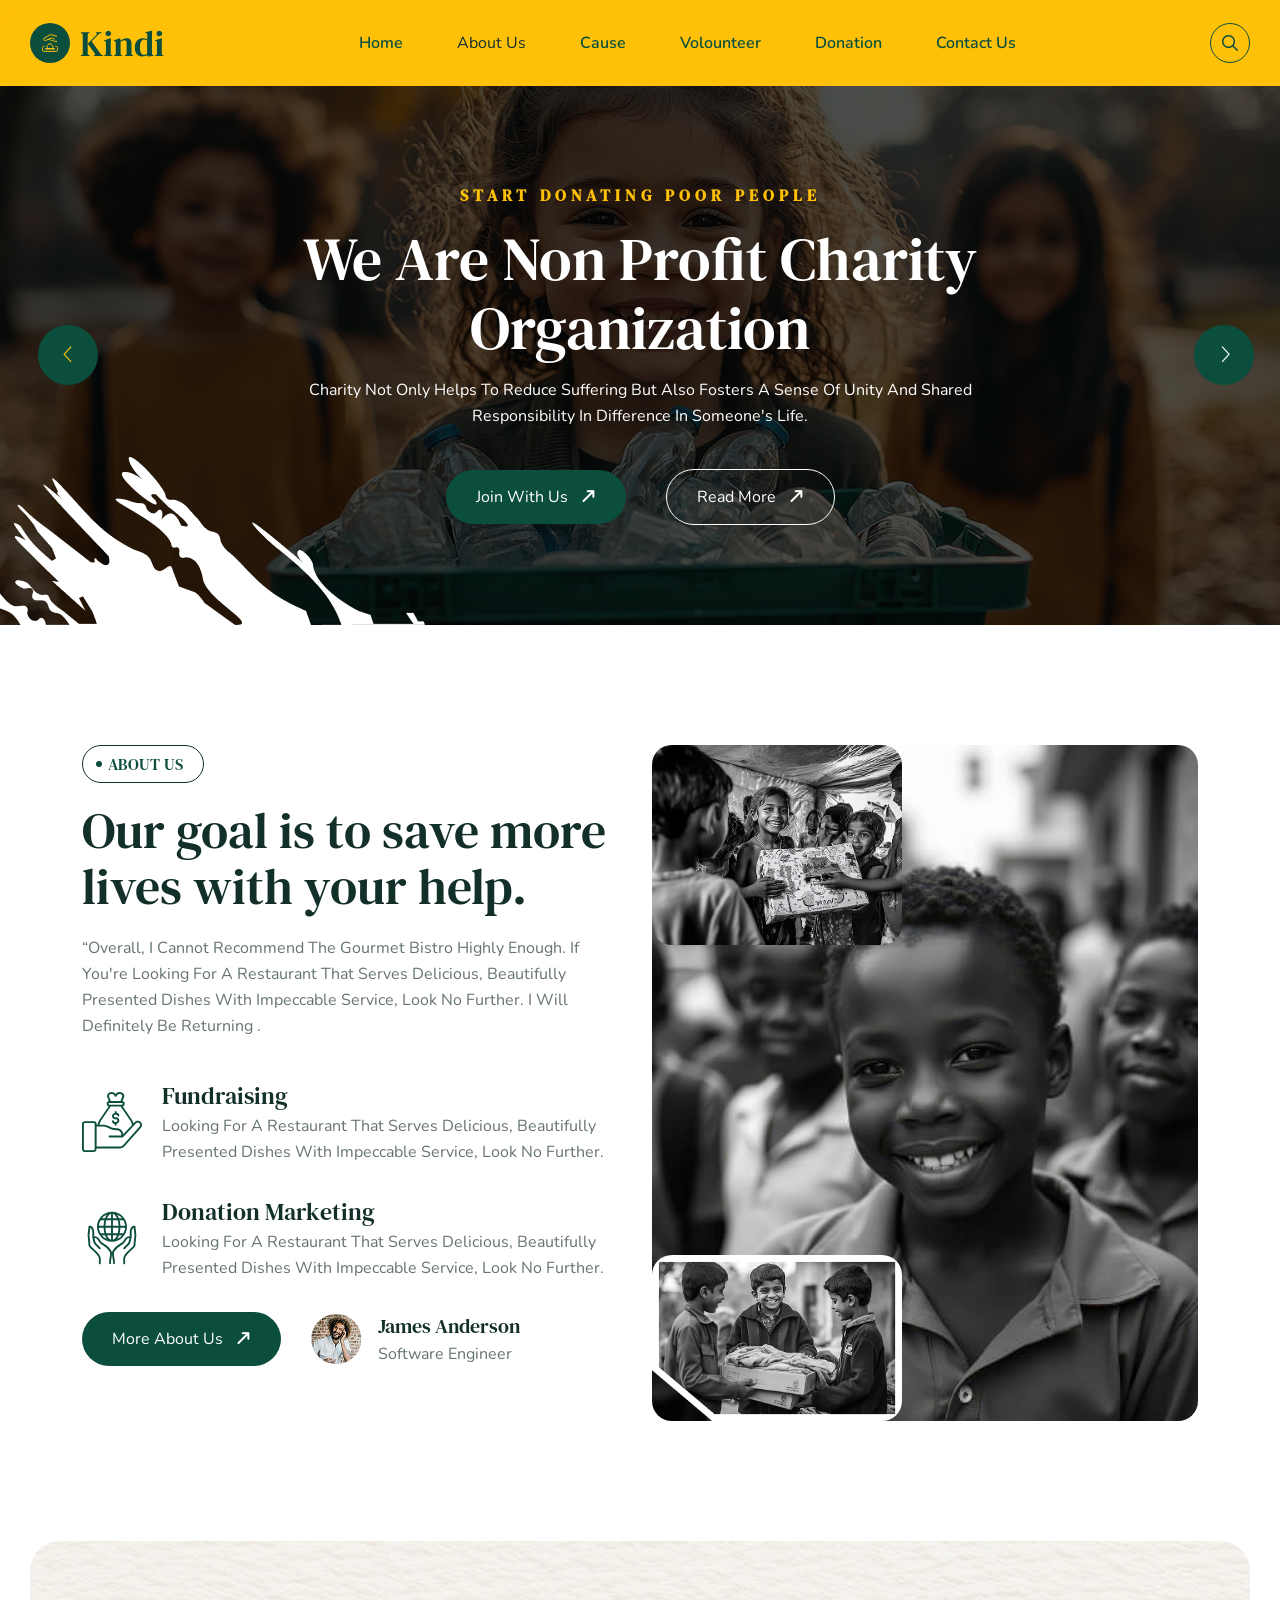
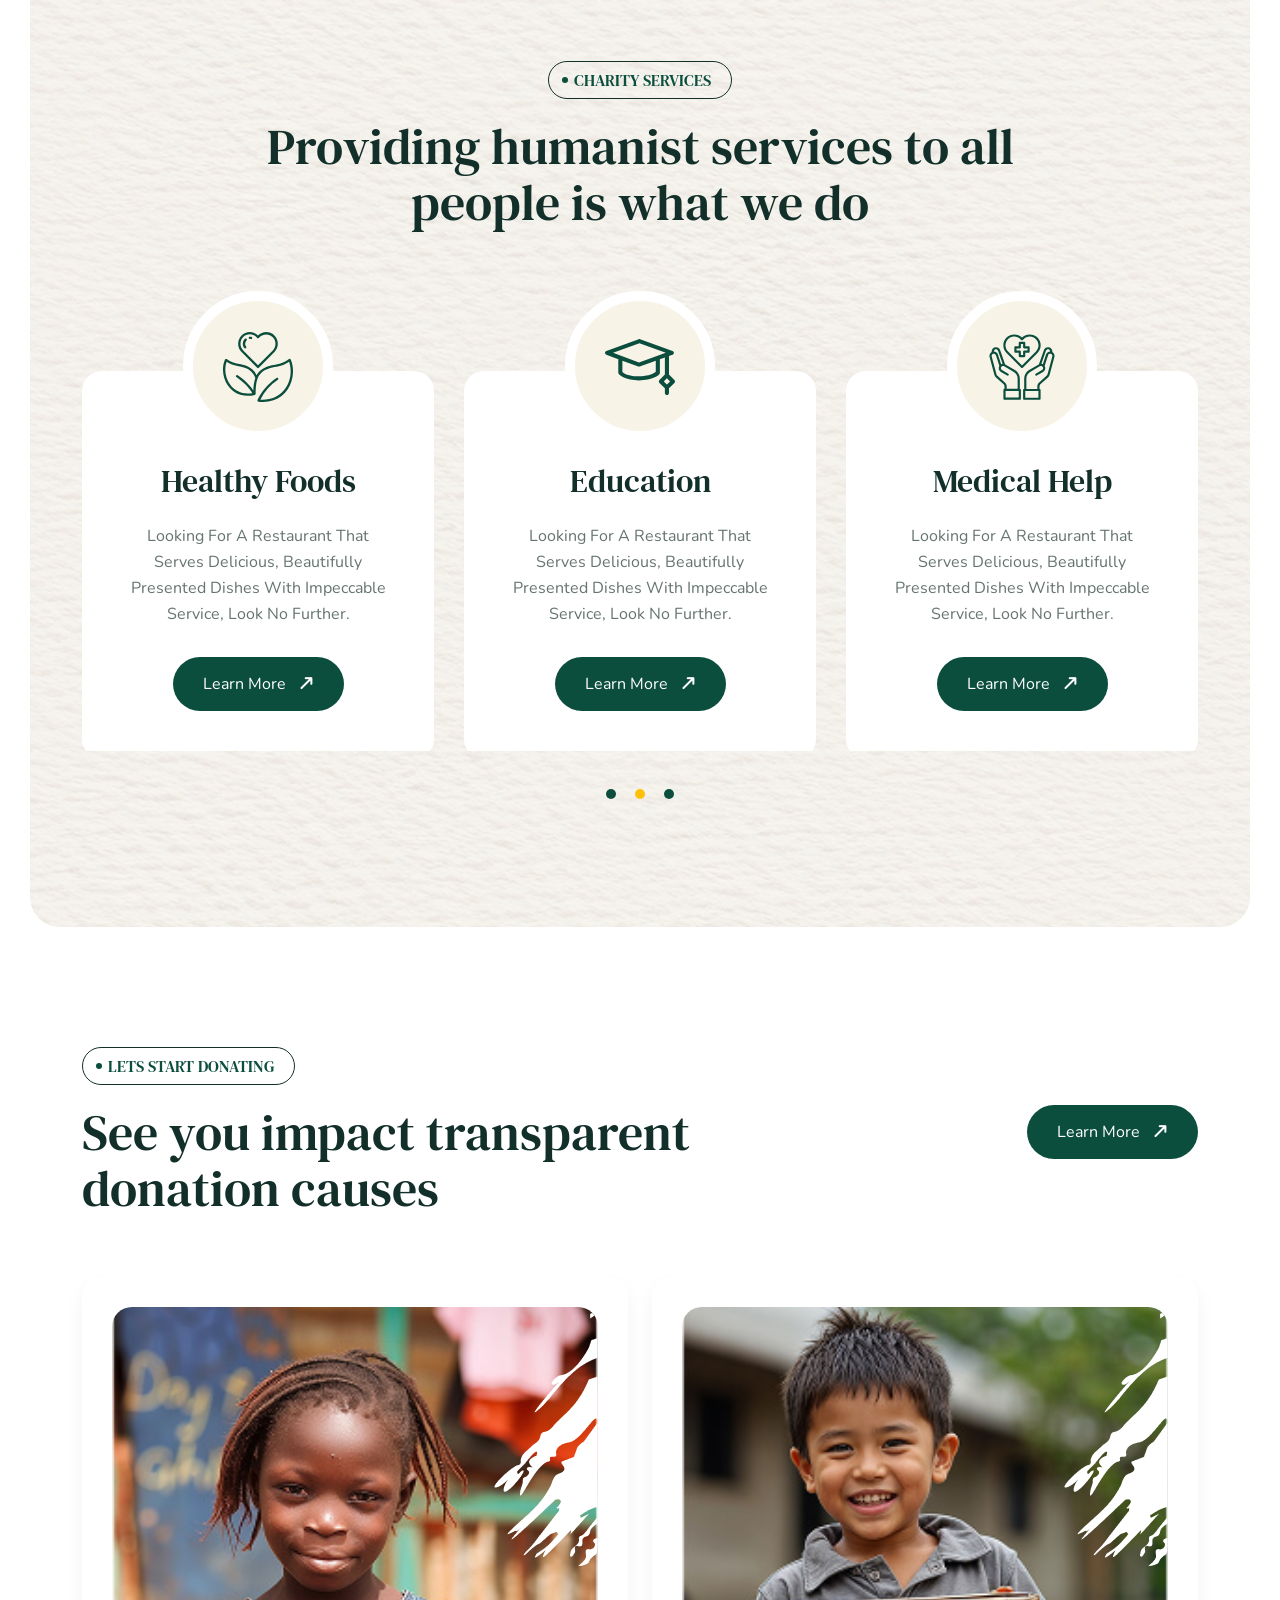
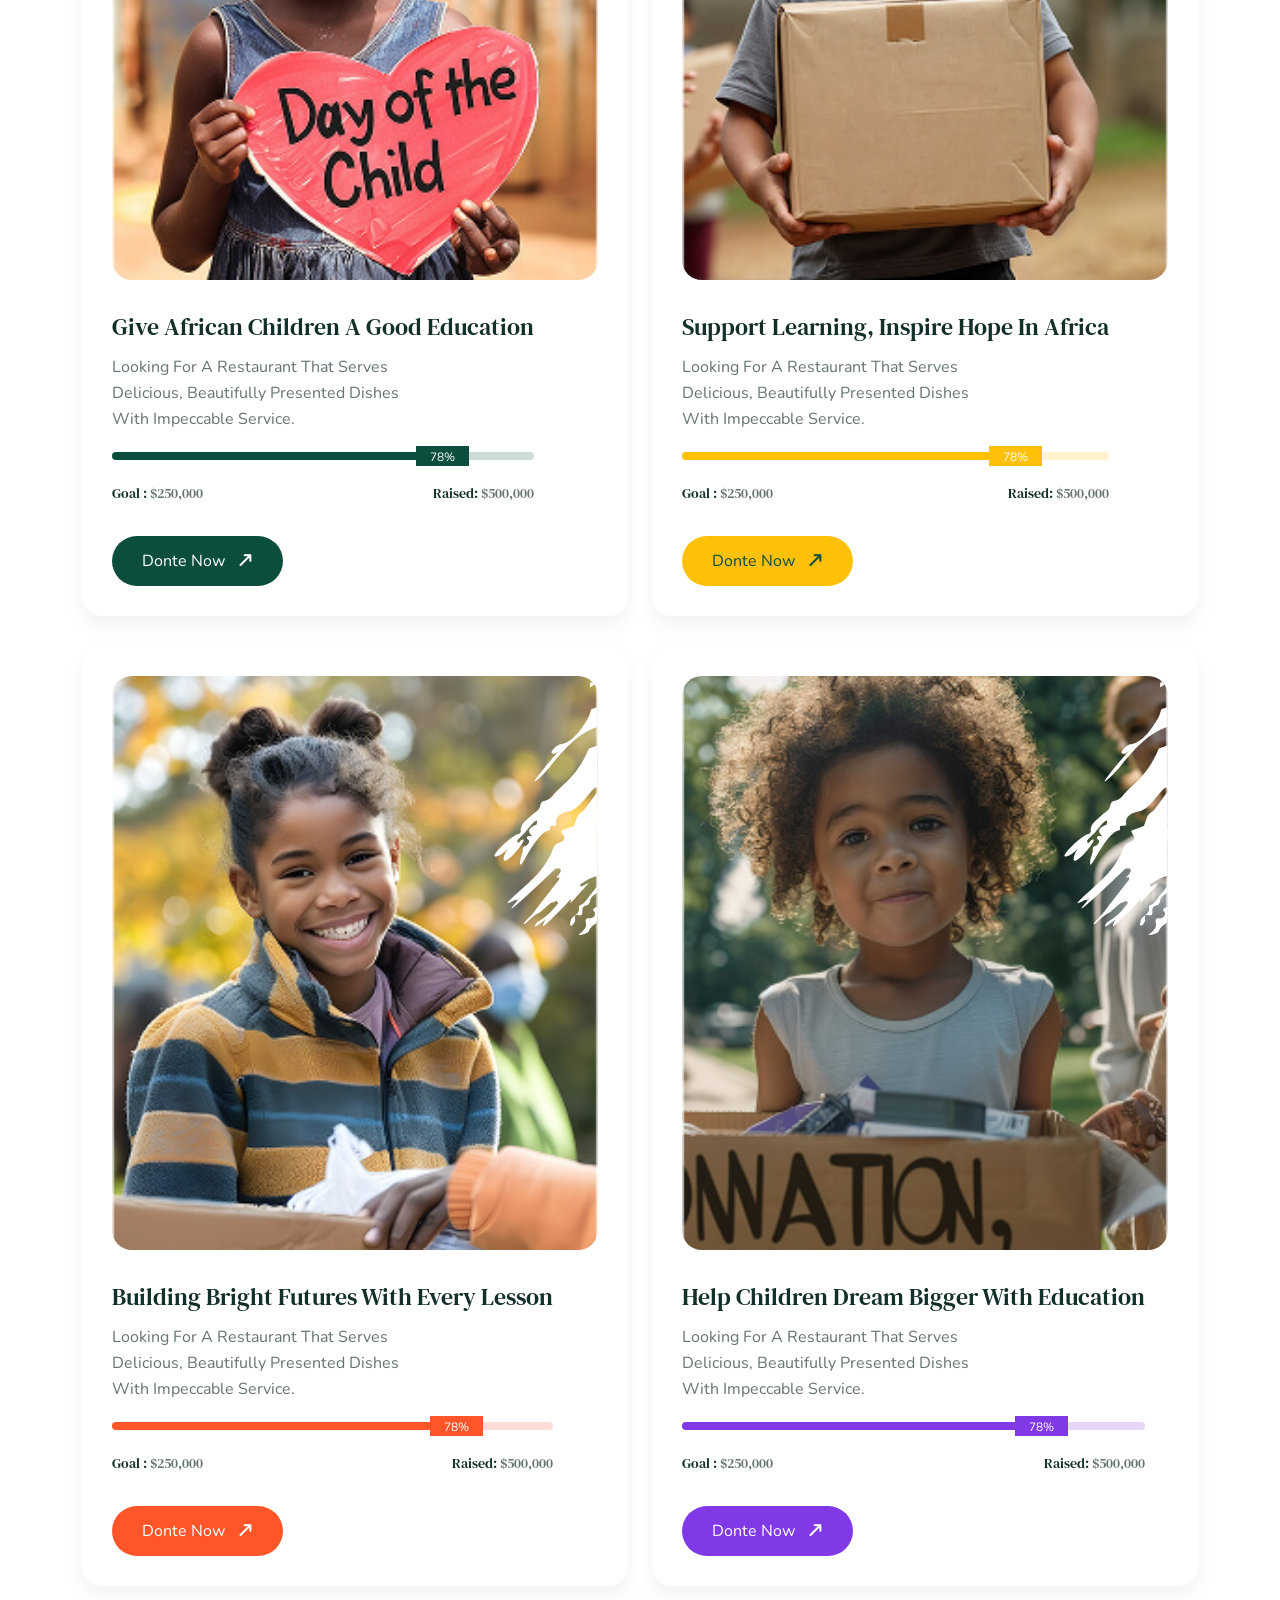
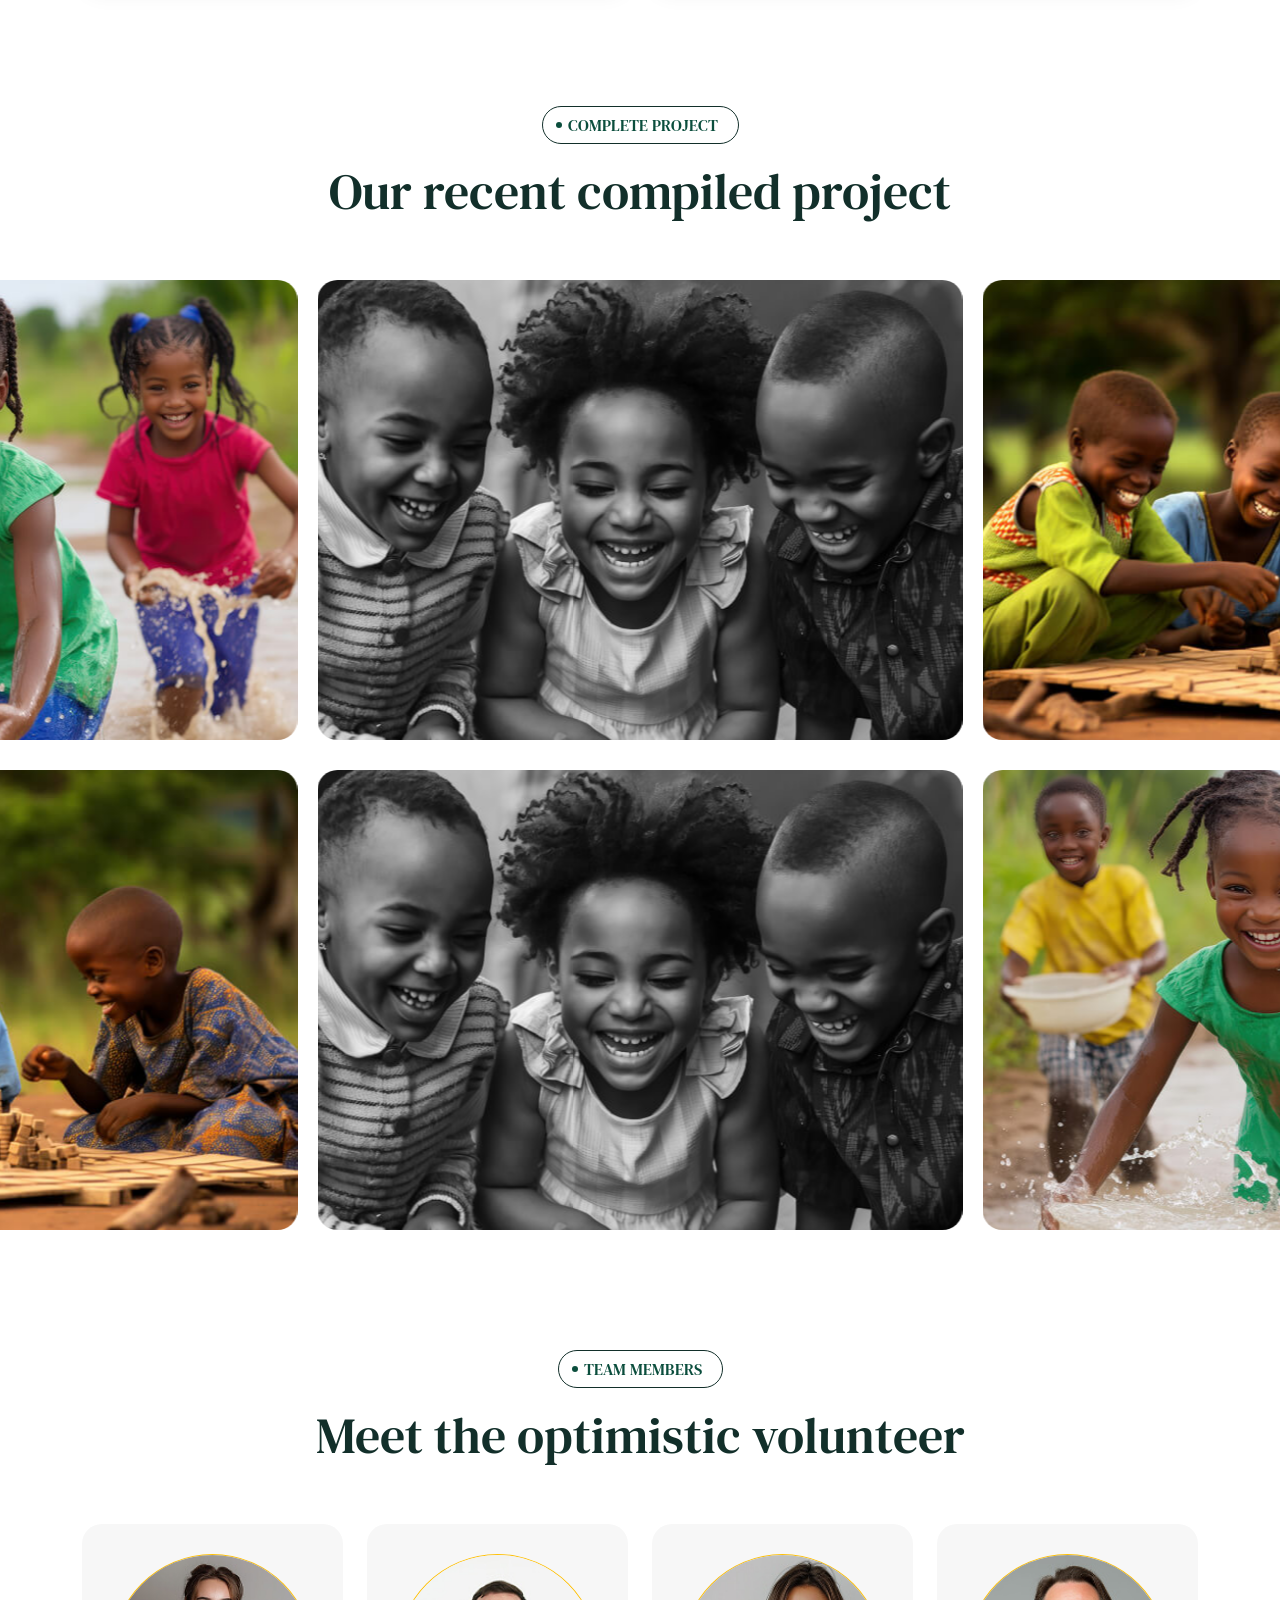
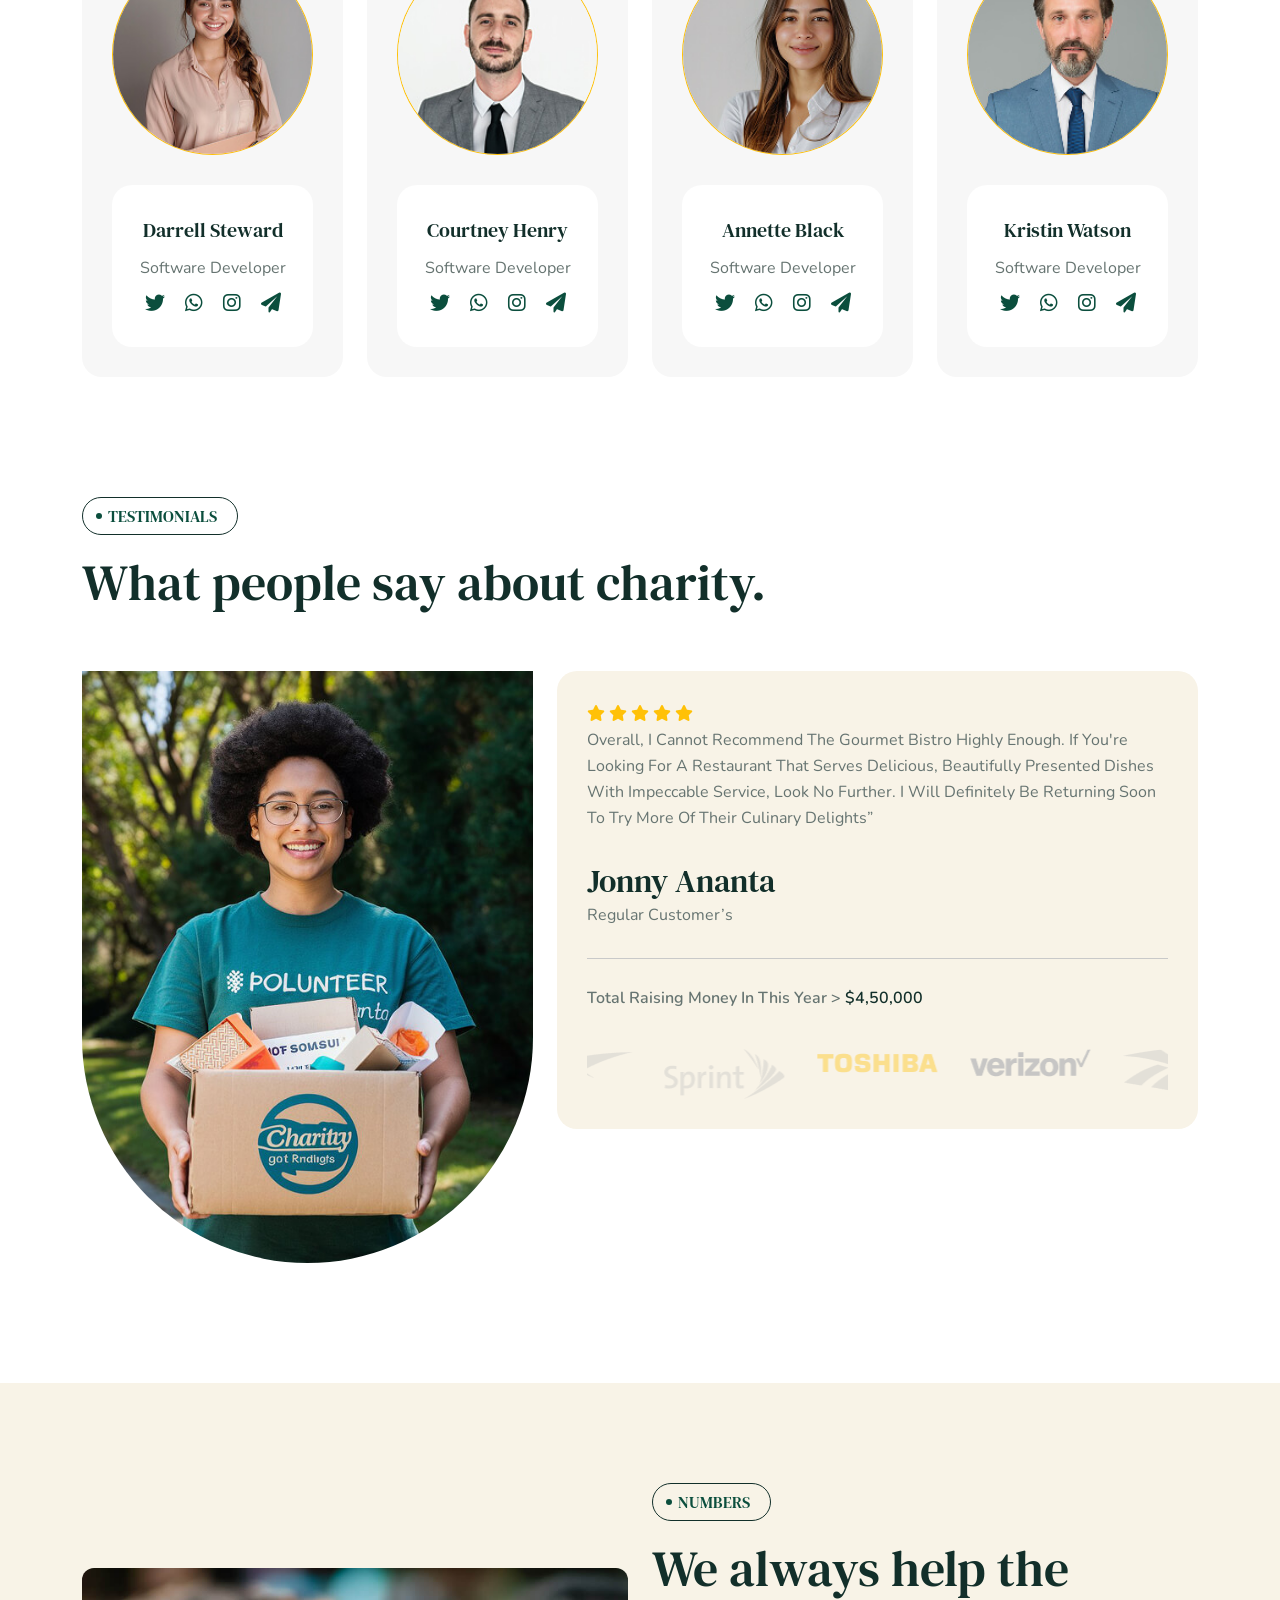
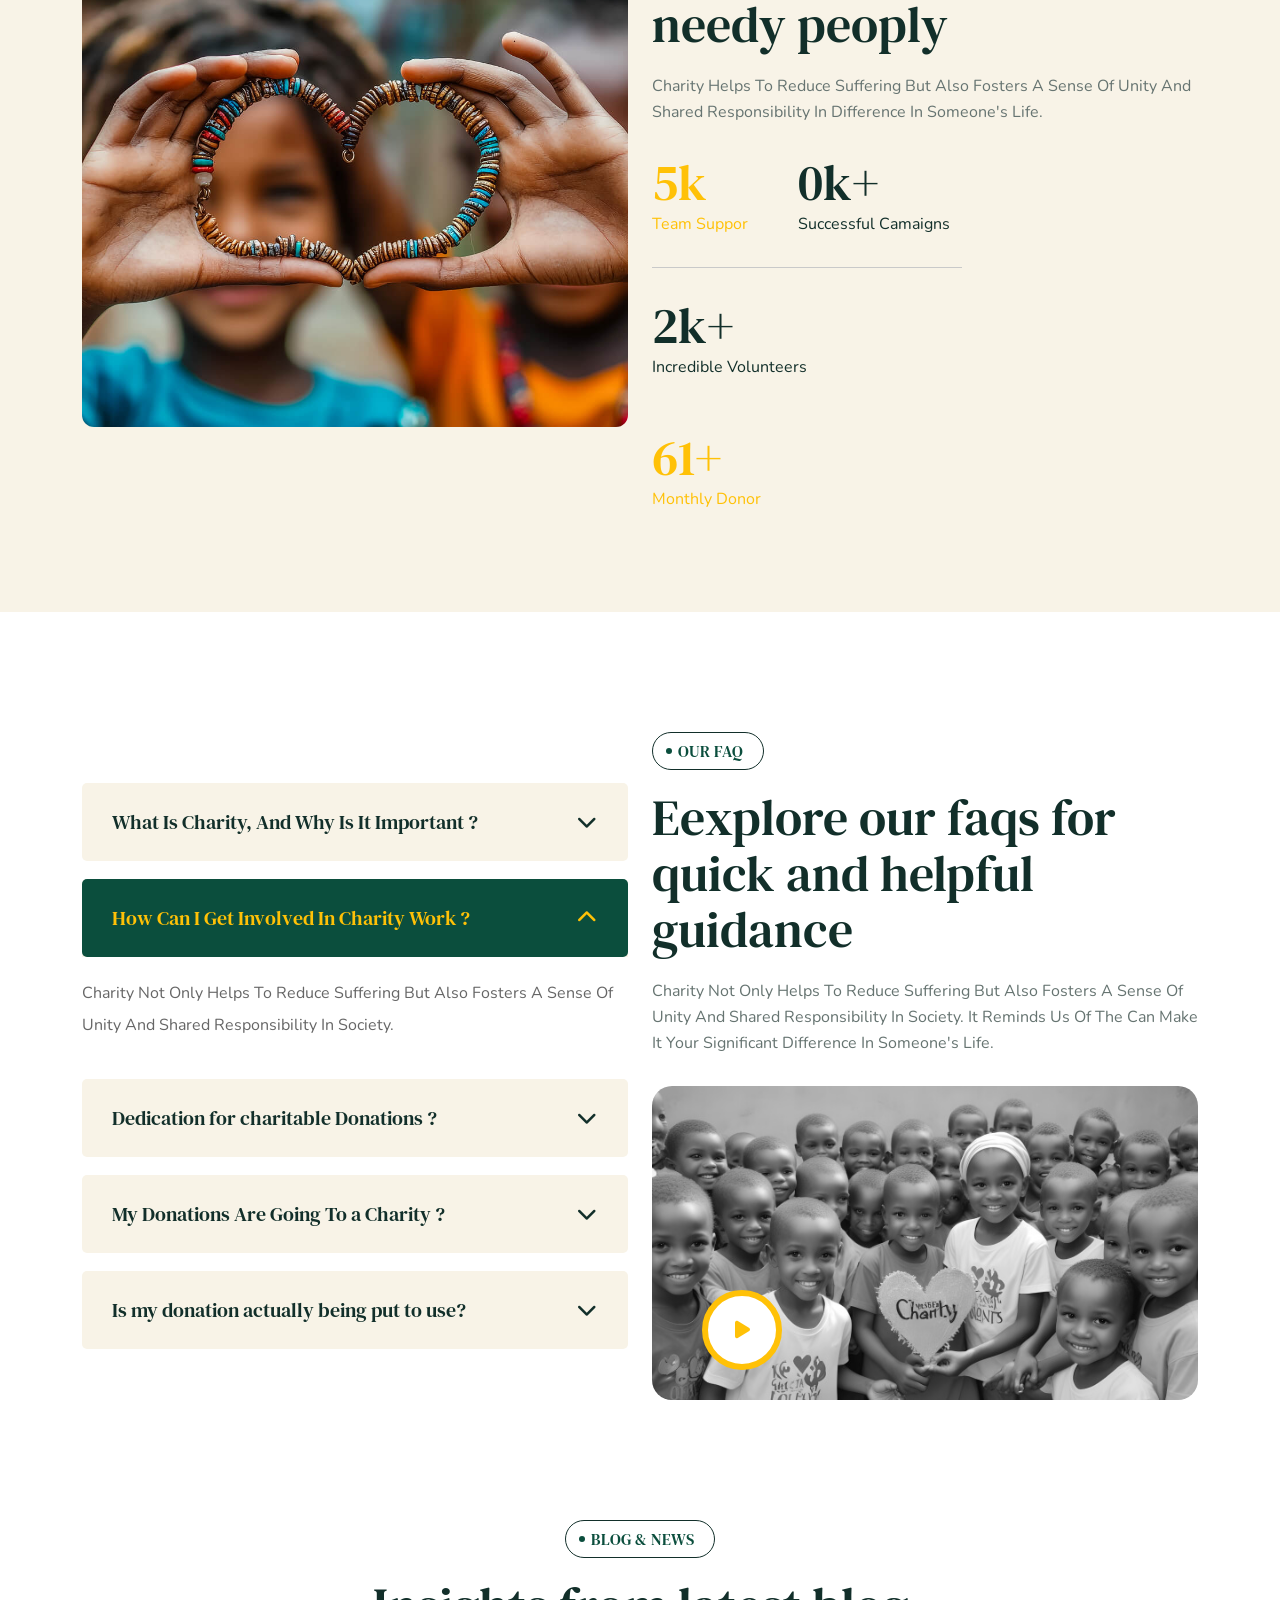
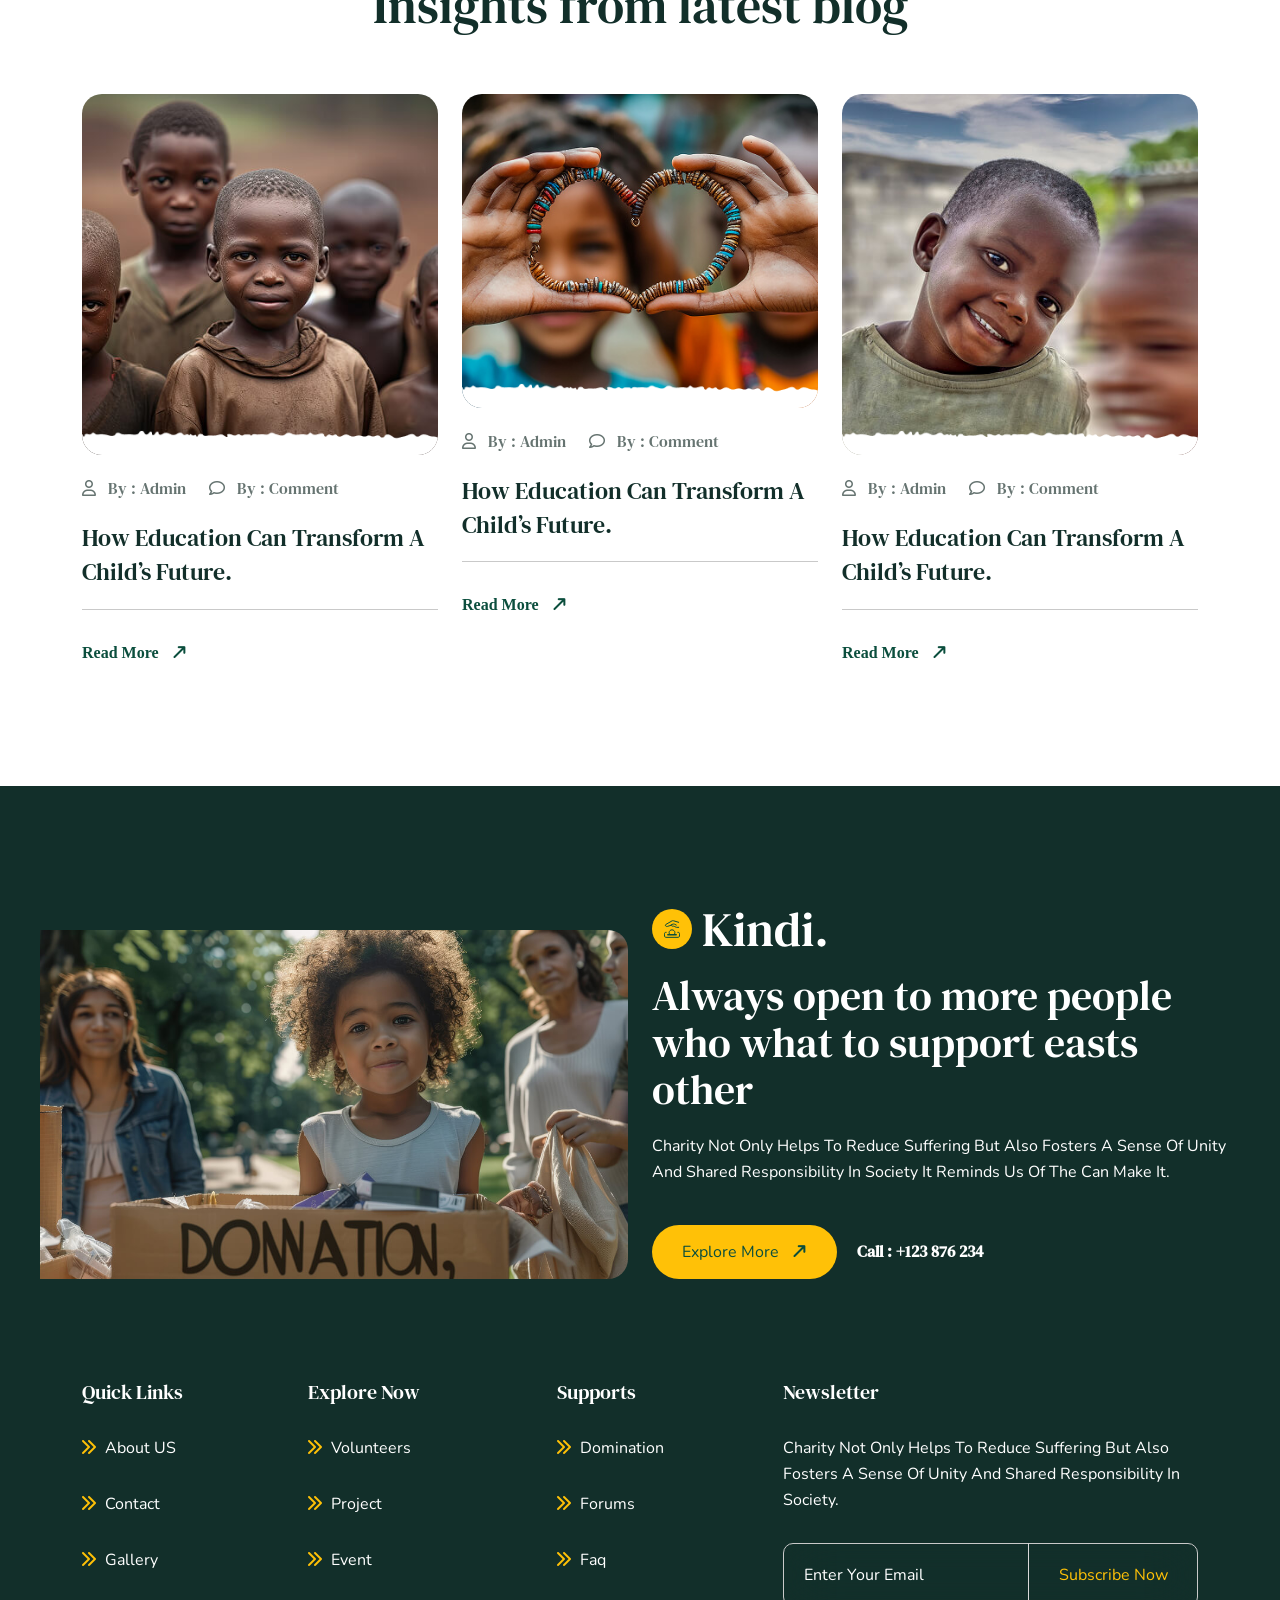
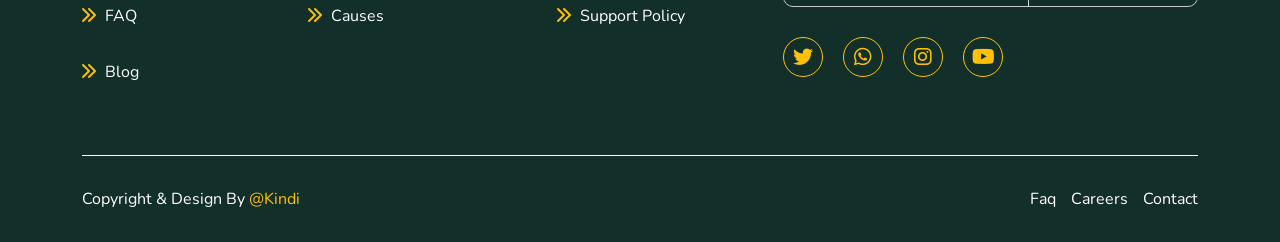
<file: index.html>
<!DOCTYPE html>
<html lang="en">
    <!--<< Header Area >>-->
    
<head>
       <!-- ========== Meta Tags ========== -->
        <meta charset="UTF-8">
        <meta http-equiv="X-UA-Compatible" content="IE=edge">
        <meta name="viewport" content="width=device-width, initial-scale=1">
        <meta name="author" content="Pixel-plus">
        <meta name="description" content="Kindi - Non Profit Charity HTML Template">
        <!-- ======== Page title ============ -->
        <title>Kindi - Non Profit Charity </title>
        <!--<< Favcion >>-->
        <link rel="shortcut icon" href="assets/img/favicon.svg">
        <!--<< Bootstrap min.css >>-->
        <link rel="stylesheet" href="assets/css/bootstrap.min.css">
        <!--<< All Min Css >>-->
        <link rel="stylesheet" href="assets/css/all.min.css">
        <!--<< Animate.css >>-->
        <link rel="stylesheet" href="assets/css/animate.css">
        <!--<< Magnific Popup.css >>-->
        <link rel="stylesheet" href="assets/css/magnific-popup.css">
        <!--<< MeanMenu.css >>-->
        <link rel="stylesheet" href="assets/css/meanmenu.css">
        <!--<< Swiper Bundle.css >>-->
        <link rel="stylesheet" href="assets/css/swiper-bundle.min.css">
        <!--<< Nice Select.css >>-->
        <link rel="stylesheet" href="assets/css/nice-select.css">
        <!--<< Main.css >>-->
        <link rel="stylesheet" href="assets/css/main.css">
                            
    </head>
    <body>

      
       
        <!-- Preloader Start -->
        <div id="preloader" class="preloader">
            <div class="animation-preloader">
                <div class="spinner">                
                </div>
                <div class="txt-loading">
                    <span data-text-preloader="K" class="letters-loading">
                        K
                    </span>
                     <span data-text-preloader="I" class="letters-loading">
                        I
                    </span>
                     <span data-text-preloader="N" class="letters-loading">
                        N
                    </span>
                    <span data-text-preloader="D" class="letters-loading">
                        D
                    </span>
                    <span data-text-preloader="I" class="letters-loading">
                        I
                    </span>
                </div>
                <p class="text-center">Loading</p>
            </div>
            <div class="loader">
                <div class="row">
                    <div class="col-3 loader-section section-left">
                        <div class="bg"></div>
                    </div>
                    <div class="col-3 loader-section section-left">
                        <div class="bg"></div>
                    </div>
                    <div class="col-3 loader-section section-right">
                        <div class="bg"></div>
                    </div>
                    <div class="col-3 loader-section section-right">
                        <div class="bg"></div>
                    </div>
                </div>
            </div>
        </div>  

        <!-- Back To Top Start -->
        <button id="back-top" class="back-to-top show">
            <i class="fa-regular fa-arrow-up"></i>
        </button>

        <!-- MouseCursor Start -->
        <div class="mouseCursor cursor-outer"></div>
        <div class="mouseCursor cursor-inner"></div>

        <!-- Header-Top Start -->
        <div class="header-top-section">
            <div class="container-fluid">
                <div class="header-top-wrapper">
                    <div class="icon-items">
                        <div class="icon">
                            <i class="fa-regular fa-location-dot"></i>
                        </div>
                        <div class="content">
                            <span>Locate Address</span>
                            <h5>
                                Network City, USA
                            </h5>
                        </div>
                    </div>
                    <div class="icon-items">
                        <div class="icon">
                            <i class="fa-solid fa-phone-volume"></i>
                        </div>
                        <div class="content">
                            <span>Call Us any time</span>
                            <h5>
                                <a href="tel:+16336547896">+163 3654 7896</a>
                            </h5>
                        </div>
                    </div>
                    <div class="icon-items">
                        <div class="icon">
                            <i class="fa-regular fa-envelope"></i>
                        </div>
                        <div class="content">
                            <span>Email</span>
                            <h4>
                                <a href="mailto:info@donat.com">info@Kindi.com</a>
                            </h4>
                        </div>
                    </div>
                    <div class="social-icon">
                        <a href="#"><i class="fa-brands fa-twitter"></i></a>
                        <a href="#"><i class="fa-brands fa-whatsapp"></i></a>
                        <a href="#"><i class="fa-brands fa-instagram"></i></a>
                        <a href="#"><i class="fa-brands fa-youtube"></i></a>
                    </div>
                </div>
            </div>
        </div>
       
        <!-- Offcanvas Area Start -->
        <div class="fix-area">
            <div class="offcanvas__info">
                <div class="offcanvas__wrapper">
                    <div class="offcanvas__content">
                        <div class="offcanvas__top mb-5 d-flex justify-content-between align-items-center">
                            <div class="offcanvas__logo">
                                <a href="index.html">
                                    <img src="assets/img/logo/black-logo.svg" alt="logo-img">
                                </a>
                            </div>
                            <div class="offcanvas__close">
                                <button>
                                <i class="fas fa-times"></i>
                                </button>
                            </div>
                        </div>
                        <p class="text d-none d-xl-block">
                            Nullam dignissim, ante scelerisque the  is euismod fermentum odio sem semper the is erat, a feugiat leo urna eget eros. Duis Aenean a imperdiet risus.
                        </p>
                        <div class="mobile-menu fix mb-3"></div>
                        <div class="offcanvas__contact d-xl-block">
                            <h4 class="d-xl-block">Contact Info</h4>
                            <ul class="d-xl-block">
                                <li class="d-flex align-items-center">
                                    <div class="offcanvas__contact-icon">
                                        <i class="fal fa-map-marker-alt"></i>
                                    </div>
                                    <div class="offcanvas__contact-text">
                                        <a target="_blank" href="#">Main Street, Melbourne, Australia</a>
                                    </div>
                                </li>
                                <li class="d-flex align-items-center">
                                    <div class="offcanvas__contact-icon mr-15">
                                        <i class="fal fa-envelope"></i>
                                    </div>
                                    <div class="offcanvas__contact-text">
                                        <a href="mailto:info@example.com"><span class="mailto:info@example.com">info@Kindi.com</span></a>
                                    </div>
                                </li>
                                <li class="d-flex align-items-center">
                                    <div class="offcanvas__contact-icon mr-15">
                                        <i class="fal fa-clock"></i>
                                    </div>
                                    <div class="offcanvas__contact-text">
                                        <a target="_blank" href="#">Mod-friday, 09am -05pm</a>
                                    </div>
                                </li>
                                <li class="d-flex align-items-center">
                                    <div class="offcanvas__contact-icon mr-15">
                                        <i class="far fa-phone"></i>
                                    </div>
                                    <div class="offcanvas__contact-text">
                                        <a href="tel:+11002345909">+11002345909</a>
                                    </div>
                                </li>
                            </ul>
                            <div class="social-icon d-flex align-items-center">
                                <a href="#"><i class="fab fa-facebook-f"></i></a>
                                <a href="#"><i class="fab fa-twitter"></i></a>
                                <a href="#"><i class="fab fa-youtube"></i></a>
                                <a href="#"><i class="fab fa-linkedin-in"></i></a>
                            </div>
                        </div>
                    </div>
                </div>
            </div>
        </div>
        <div class="offcanvas__overlay"></div>
       
        <!-- Header Section Start -->
        <header id="header-sticky" class="header-1">
            <div class="container-fluid">
                <div class="mega-menu-wrapper">
                    <div class="header-main">
                        <div class="header-left">
                            <div class="logo">
                            <a href="index.html" class="header-logo">
                                <img src="assets/img/logo/black-logo.svg" alt="logo-img">
                            </a>
                        </div>
                        </div>
                        <div class="mean__menu-wrapper">
                                <div class="main-menu">
                                    <nav id="mobile-menu">
                                        <ul>
                                            <li>
                                                <a href="index.html">Home</a></li>
                                                <a href="about.html">About Us</a>
                                            </li>

                                            <li>
                                                <li><a href="project.html">Cause</a></li>
                                                <li><a href="volounteer.html">Volounteer</a></li>
                                                <li><a href="donation.html">Donation</a></li>   
                                            </li>
                                            <li>
                                                <a href="contact.html">Contact Us</a>
                                            </li>
                                        </ul>
                                    </nav>
                                </div>
                            </div> 
                          <div class="header-right d-flex justify-content-end align-items-center">
                            <a href="#" class="main-header__search search-toggler">
                                <i class="fa-regular fa-magnifying-glass"></i>
                            </a>
                            <div class="header-button">
                                <a href="donation-details.html" class="theme-btn">
                                  Donte Now <i class="fa-solid fa-arrow-right"></i>
                                </a>
                            </div>
                            <div class="header__hamburger d-xl-none my-auto">
                                <div class="sidebar__toggle">
                                    <i class="fas fa-bars"></i>
                                </div>
                            </div>
                        </div>
                    </div>
                </div>
            </div>
        </header>

        <!-- Search Area Start -->
        <div class="search-popup">
            <div class="search-popup__overlay search-toggler"></div>
            <div class="search-popup__content">
                <form role="search" method="get" class="search-popup__form" action="#">
                    <input type="text" id="search" name="search" placeholder="Search Here...">
                    <button type="submit" aria-label="search submit" class="search-btn">
                        <span><i class="fa-regular fa-magnifying-glass"></i></span>
                    </button>
                </form>
            </div>
        </div>
        
        <!-- Hero Section Start -->
         <section class="hero-section-1">
            <div class="arrow-button">
                <button class="array-prev">
                    <i class="fa-light fa-chevron-left"></i>
                </button>
                <button class="array-next">
                    <i class="fa-light fa-chevron-right"></i>
                </button>
            </div>
            <div class="swiper hero-slider">
                <div class="swiper-wrapper">
                    <div class="swiper-slide">
                        <div class="hero-1">
                            <div class="shape">
                                <img src="assets/img/home-1/hero/shape.png" alt="img">
                            </div>
                            <div class="hero-bg bg-cover" style="background-image: url(assets/img/home-1/hero/hero-bg.jpg);">
                            </div>
                                <div class="container">
                                    <div class="row g-4 justify-content-center">
                                        <div class="col-lg-10">
                                            <div class="hero-content">
                                                <h6 data-animation="fadeInUp" data-delay="1.3s">Start Donating Poor People</h6>
                                                <h1 data-animation="fadeInUp" data-delay="1.5s">
                                                    We Are Non Profit Charity Organization
                                                </h1>
                                               <p data-animation="fadeInUp" data-delay="1.3s">
                                                Charity not only helps to reduce suffering but also fosters a sense of unity and shared responsibility in difference in someone's life.
                                               </p>
                                                <div class="hero-button" data-animation="fadeInUp" data-delay="1.5s">
                                                    <a href="contact.html" class="theme-btn">Join With Us <i class="fa-solid fa-arrow-right-long"></i></a>
                                                    <a href="about.html" class="theme-btn border-btn">Read More <i class="fa-solid fa-arrow-right-long"></i></a>
                                                </div>
                                            </div>
                                        </div>
                                    </div>
                              </div>
                        </div>
                    </div>
                    <div class="swiper-slide">
                        <div class="hero-1">
                            <div class="shape">
                                <img src="assets/img/home-1/hero/shape.png" alt="img">
                            </div>
                            <div class="hero-bg bg-cover" style="background-image: url(assets/img/home-1/hero/hero-bg-2.jpg);">
                            </div>
                                <div class="container">
                                    <div class="row g-4 justify-content-center">
                                        <div class="col-lg-10">
                                            <div class="hero-content">
                                                <h6 data-animation="fadeInUp" data-delay="1.3s">Start Donating Poor People</h6>
                                                <h1 data-animation="fadeInUp" data-delay="1.5s">
                                                    We Are Non Profit Charity Organization
                                                </h1>
                                               <p data-animation="fadeInUp" data-delay="1.3s">
                                                Charity not only helps to reduce suffering but also fosters a sense of unity and shared responsibility in difference in someone's life.
                                               </p>
                                                <div class="hero-button" data-animation="fadeInUp" data-delay="1.5s">
                                                    <a href="contact.html" class="theme-btn">Join With Us <i class="fa-solid fa-arrow-right-long"></i></a>
                                                    <a href="about.html" class="theme-btn border-btn">Read More <i class="fa-solid fa-arrow-right-long"></i></a>
                                                </div>
                                            </div>
                                        </div>
                                    </div>
                              </div>
                        </div>
                    </div>
                    <div class="swiper-slide">
                        <div class="hero-1">
                             <div class="shape">
                                <img src="assets/img/home-1/hero/shape.png" alt="img">
                            </div>
                            <div class="hero-bg bg-cover" style="background-image: url(assets/img/home-1/hero/hero-bg-3.jpg);">
                            </div>
                                <div class="container">
                                    <div class="row g-4 justify-content-center">
                                        <div class="col-lg-10">
                                            <div class="hero-content">
                                                <h6 data-animation="fadeInUp" data-delay="1.3s">Start Donating Poor People</h6>
                                                <h1 data-animation="fadeInUp" data-delay="1.5s">
                                                    We Are Non Profit Charity Organization
                                                </h1>
                                               <p data-animation="fadeInUp" data-delay="1.3s">
                                                Charity not only helps to reduce suffering but also fosters a sense of unity and shared responsibility in difference in someone's life.
                                               </p>
                                                <div class="hero-button" data-animation="fadeInUp" data-delay="1.5s">
                                                    <a href="contact.html" class="theme-btn">Join With Us <i class="fa-solid fa-arrow-right-long"></i></a>
                                                    <a href="about.html" class="theme-btn border-btn">Read More <i class="fa-solid fa-arrow-right-long"></i></a>
                                                </div>
                                            </div>
                                        </div>
                                    </div>
                              </div>
                        </div>
                    </div>
                </div>
            </div>
         </section>

         <!-- About Section Start -->
         <section class="about-section section-padding fix">
            <div class="container">
                <div class="about-wrapper">
                    <div class="row g-4">
                        <div class="col-lg-6">
                            <div class="about-content">
                                <div class="section-title mb-0">
                                    <span class="sub-title wow fadeInUp">About Us</span>
                                    <h2 class="wow fadeInUp" data-wow-delay=".3s">
                                        <span>O</span>ur goal is to save more lives with your help.
                                    </h2>
                                </div>
                                <p class="text wow fadeInUp" data-wow-delay=".5s">
                                    “Overall, I cannot recommend The Gourmet Bistro highly enough. If you're looking for a restaurant that serves delicious, beautifully presented dishes with impeccable service, look no further. I will definitely be returning .
                                </p>
                                <div class="about-icon-item wow fadeInUp" data-wow-delay=".3s">
                                    <div class="icon">
                                        <img src="assets/img/home-1/icon/01.svg" alt="img">
                                    </div>
                                    <div class="content">
                                        <h4>Fundraising</h4>
                                        <p>
                                            Looking for a restaurant that serves delicious, beautifully presented dishes with impeccable service, look no further.
                                        </p>
                                    </div>
                                </div>
                                 <div class="about-icon-item mb-0 wow fadeInUp" data-wow-delay=".5s">
                                    <div class="icon">
                                        <img src="assets/img/home-1/icon/02.svg" alt="img">
                                    </div>
                                    <div class="content">
                                        <h4>Donation Marketing</h4>
                                        <p>
                                            Looking for a restaurant that serves delicious, beautifully presented dishes with impeccable service, look no further.
                                        </p>
                                    </div>
                                </div>
                                <div class="about-bottom wow fadeInUp" data-wow-delay=".3s">
                                     <a href="about.html" class="theme-btn">More About Us <i class="fa-solid fa-arrow-right-long"></i></a>
                                     <div class="info-item">
                                        <div class="client-image">
                                            <img src="assets/img/home-1/about/client.png" alt="img">
                                        </div>
                                        <div class="info-content">
                                            <h5>James Anderson</h5>
                                            <span>Software Engineer</span>
                                        </div>
                                     </div>
                                </div>
                            </div>
                        </div>
                        <div class="col-lg-6">
                            <div class="about-item">
                                <div class="about-image">
                                    <img src="assets/img/home-1/about/about-3.jpg" alt="img" class="wow img-custom-anim-right" data-wow-duration="1.3s" data-wow-delay="0.3s">
                                    <div class="shape">
                                        <img src="assets/img/home-1/about/shape.png" alt="img">
                                    </div>
                                    <div class="about-image-2">
                                        <img src="assets/img/home-1/about/about-1.jpg" alt="img" class="wow img-custom-anim-left" data-wow-duration="1.3s" data-wow-delay="0.3s">
                                    </div>
                                    <div class="about-image-3">
                                        <img src="assets/img/home-1/about/about-2.png" alt="img" class="wow img-custom-anim-left" data-wow-duration="1.3s" data-wow-delay="0.3s">
                                    </div>
                                </div>
                            </div>
                        </div>
                    </div>
                </div>
            </div>
         </section>

         <!-- Service Section Start -->
         <section class="causes-section section-padding fix bg-cover" style="background-image: url(assets/img/home-1/service/bg.jpg);">
            <div class="shape">
                <img src="assets/img/home-1/service/shape.png" alt="img">
            </div>
            <div class="container">
                <div class="section-title text-center">
                    <span class="sub-title wow fadeInUp">Charity Services</span>
                    <h2 class="wow fadeInUp" data-wow-delay=".3s">
                        <span>P</span>roviding Humanist services to all <br> people is what we do
                    </h2>
                </div>
                <div class="swiper service-slider">
                    <div class="swiper-wrapper">
                        <div class="swiper-slide">
                            <div class="causes-box-item">
                                <div class="icon">
                                    <img src="assets/img/home-1/icon/03.svg" alt="img">
                                </div>
                                <div class="content">
                                    <h3>
                                        <a href="project-details.html">Healthy Foods</a>
                                    </h3>
                                    <p>
                                        Looking for a restaurant that serves delicious, beautifully presented dishes with impeccable service, look no further.
                                    </p>
                                    <a href="project-details.html" class="theme-btn">Learn More <i class="fa-solid fa-arrow-right-long"></i></a>
                                </div>
                            </div>
                        </div>
                        <div class="swiper-slide">
                            <div class="causes-box-item">
                                <div class="icon">
                                    <img src="assets/img/home-1/icon/04.svg" alt="img">
                                </div>
                                <div class="content">
                                    <h3>
                                        <a href="project-details.html">Education</a>
                                    </h3>
                                    <p>
                                        Looking for a restaurant that serves delicious, beautifully presented dishes with impeccable service, look no further.
                                    </p>
                                    <a href="project-details.html" class="theme-btn">Learn More <i class="fa-solid fa-arrow-right-long"></i></a>
                                </div>
                            </div>
                        </div>
                        <div class="swiper-slide">
                            <div class="causes-box-item">
                                <div class="icon">
                                    <img src="assets/img/home-1/icon/05.svg" alt="img">
                                </div>
                                <div class="content">
                                    <h3>
                                        <a href="project-details.html">Medical Help</a>
                                    </h3>
                                    <p>
                                        Looking for a restaurant that serves delicious, beautifully presented dishes with impeccable service, look no further.
                                    </p>
                                    <a href="project-details.html" class="theme-btn">Learn More <i class="fa-solid fa-arrow-right-long"></i></a>
                                </div>
                            </div>
                        </div>
                    </div>
                </div>
                <div class="swiper-dot">
                    <div class="dot"></div>
                </div>
            </div>
         </section>

         <!-- Donation Section Start -->
         <section class="donation-section section-padding fix">
            <div class="container">
                <div class="section-title-area">
                    <div class="section-title">
                        <span class="sub-title wow fadeInUp">Lets Start Donating</span>
                        <h2 class="wow fadeInUp" data-wow-delay=".3s">
                            <span>S</span>ee You Impact Transparent <br> Donation Causes
                        </h2>
                    </div>
                    <a href="donation.html" class="theme-btn">Learn More <i class="fa-solid fa-arrow-right-long"></i></a>
                </div>
                <div class="donation-wrapper">
                    <div class="row">
                        <div class="col-lg-6 wow fadeInUp" data-wow-delay=".2s">
                            <div class="donation-card-item">
                                <div class="donation-image">
                                    <img src="assets/img/home-1/donation/01.jpg" alt="img">
                                    <div class="right-shape">
                                        <img src="assets/img/home-1/donation/shape.png" alt="img">
                                    </div>
                                </div>
                                <div class="donation-content">
                                    <h4>
                                        <a href="donation-details.html">Give African Children a Good Education</a>
                                    </h4>
                                    <p>
                                        Looking for a restaurant that serves delicious, beautifully presented dishes with impeccable service.
                                    </p>
                                    <div class="pro-items">
                                        <div class="progress">
                                            <div class="progress-value style-two"></div>
                                        </div>
                                    </div>
                                    <ul class="donate-list">
                                        <li>
                                        <span>Goal :</span> $250,000
                                        </li>
                                        <li>
                                        <span>Raised:</span> $500,000
                                        </li>
                                    </ul>
                                    <a href="donation-details.html" class="theme-btn">Donte Now <i class="fa-solid fa-arrow-right-long"></i></a>
                                </div>
                            </div>
                        </div>
                        <div class="col-lg-6 wow fadeInUp" data-wow-delay=".4s">
                            <div class="donation-card-item">
                                <div class="donation-image">
                                    <img src="assets/img/home-1/donation/02.jpg" alt="img">
                                    <div class="right-shape">
                                        <img src="assets/img/home-1/donation/shape.png" alt="img">
                                    </div>
                                </div>
                                <div class="donation-content">
                                    <h4>
                                        <a href="donation-details.html">Support Learning, Inspire Hope in Africa</a>
                                    </h4>
                                    <p>
                                        Looking for a restaurant that serves delicious, beautifully presented dishes with impeccable service.
                                    </p>
                                    <div class="pro-items style-2">
                                        <div class="progress">
                                            <div class="progress-value style-two"></div>
                                        </div>
                                    </div>
                                    <ul class="donate-list">
                                        <li>
                                        <span>Goal :</span> $250,000
                                        </li>
                                        <li>
                                        <span>Raised:</span> $500,000
                                        </li>
                                    </ul>
                                    <a href="donation-details.html" class="theme-btn style-2">Donte Now  <i class="fa-solid fa-arrow-right-long"></i></a>
                                </div>
                            </div>
                        </div>
                        <div class="col-lg-6 wow fadeInUp" data-wow-delay=".6s">
                            <div class="donation-card-item">
                                <div class="donation-image">
                                    <img src="assets/img/home-1/donation/03.jpg" alt="img">
                                    <div class="right-shape">
                                        <img src="assets/img/home-1/donation/shape.png" alt="img">
                                    </div>
                                </div>
                                <div class="donation-content">
                                    <h4>
                                        <a href="donation-details.html">Building Bright Futures With Every Lesson</a>
                                    </h4>
                                    <p>
                                        Looking for a restaurant that serves delicious, beautifully presented dishes with impeccable service.
                                    </p>
                                    <div class="pro-items style-3">
                                        <div class="progress">
                                            <div class="progress-value style-two"></div>
                                        </div>
                                    </div>
                                    <ul class="donate-list">
                                        <li>
                                        <span>Goal :</span> $250,000
                                        </li>
                                        <li>
                                        <span>Raised:</span> $500,000
                                        </li>
                                    </ul>
                                    <a href="donation-details.html" class="theme-btn style-3">Donte Now  <i class="fa-solid fa-arrow-right-long"></i></a>
                                </div>
                            </div>
                        </div>
                        <div class="col-lg-6 wow fadeInUp" data-wow-delay=".8s">
                            <div class="donation-card-item">
                                <div class="donation-image">
                                    <img src="assets/img/home-1/donation/04.jpg" alt="img">
                                    <div class="right-shape">
                                        <img src="assets/img/home-1/donation/shape.png" alt="img">
                                    </div>
                                </div>
                                <div class="donation-content">
                                    <h4>
                                        <a href="donation-details.html">Help Children Dream Bigger With Education</a>
                                    </h4>
                                    <p>
                                        Looking for a restaurant that serves delicious, beautifully presented dishes with impeccable service.
                                    </p>
                                    <div class="pro-items style-4">
                                        <div class="progress">
                                            <div class="progress-value style-two"></div>
                                        </div>
                                    </div>
                                    <ul class="donate-list">
                                        <li>
                                        <span>Goal :</span> $250,000
                                        </li>
                                        <li>
                                        <span>Raised:</span> $500,000
                                        </li>
                                    </ul>
                                    <a href="donation-details.html" class="theme-btn style-4">Donte Now <i class="fa-solid fa-arrow-right-long"></i></a>
                                </div>
                            </div>
                        </div>
                    </div>
                </div>
            </div>
         </section>

         <!-- Project Section Start -->
         <section class="project-section fix">
            <div class="container">
                <div class="section-title text-center">
                    <span class="sub-title wow fadeInUp">Complete Project</span>
                    <h2 class="wow fadeInUp" data-wow-delay=".3s">
                        <span>O</span>ur Recent Compiled  Project
                    </h2>
                </div>
            </div>
            <div class="swiper project-slider">
                <div class="swiper-wrapper slide-transtion">
                    <div class="swiper-slide brand-slide-element">
                        <div class="project-card-item">
                        <div class="project-image">
                            <img src="assets/img/home-1/project/01.jpg" alt="img">
                                <div class="shape-image">
                                    <img src="assets/img/home-1/project/shape.png" alt="img">
                                </div>
                                <div class="project-content">
                                    <div class="content">
                                        <h3>
                                            <a href="project-details.html">Child Educations</a>
                                        </h3>
                                        <h5>Charity & Funding</h5>
                                    </div>
                                    <a href="project-details.html" class="arrow-icon"><i class="fa-solid fa-arrow-right-long"></i></a>
                                </div>
                            </div>
                        </div>
                    </div>
                    <div class="swiper-slide brand-slide-element">
                        <div class="project-card-item">
                        <div class="project-image">
                            <img src="assets/img/home-1/project/02.jpg" alt="img">
                                <div class="shape-image">
                                    <img src="assets/img/home-1/project/shape.png" alt="img">
                                </div>
                                <div class="project-content">
                                    <div class="content">
                                        <h3>
                                            <a href="project-details.html">Child Educations</a>
                                        </h3>
                                        <h5>Charity & Funding</h5>
                                    </div>
                                    <a href="project-details.html" class="arrow-icon"><i class="fa-solid fa-arrow-right-long"></i></a>
                                </div>
                            </div>
                        </div>
                    </div>
                    <div class="swiper-slide brand-slide-element">
                        <div class="project-card-item">
                        <div class="project-image">
                            <img src="assets/img/home-1/project/03.jpg" alt="img">
                                <div class="shape-image">
                                    <img src="assets/img/home-1/project/shape.png" alt="img">
                                </div>
                                <div class="project-content">
                                    <div class="content">
                                        <h3>
                                            <a href="project-details.html">Child Educations</a>
                                        </h3>
                                        <h5>Charity & Funding</h5>
                                    </div>
                                    <a href="project-details.html" class="arrow-icon"><i class="fa-solid fa-arrow-right-long"></i></a>
                                </div>
                            </div>
                        </div>
                    </div>
                </div>
            </div>
            <div dir="rtl" class="swiper project-slider-2">
                <div class="swiper-wrapper slide-transtion">
                    <div class="swiper-slide brand-slide-element">
                        <div class="project-card-item">
                        <div class="project-image">
                            <img src="assets/img/home-1/project/01.jpg" alt="img">
                                <div class="shape-image">
                                    <img src="assets/img/home-1/project/shape.png" alt="img">
                                </div>
                                <div class="project-content style-2">
                                    <div class="content">
                                        <h3>
                                            <a href="project-details.html">Child Educations</a>
                                        </h3>
                                        <h5>Charity & Funding</h5>
                                    </div>
                                    <a href="project-details.html" class="arrow-icon"><i class="fa-solid fa-arrow-right-long"></i></a>
                                </div>
                            </div>
                        </div>
                    </div>
                    <div class="swiper-slide brand-slide-element">
                        <div class="project-card-item">
                        <div class="project-image">
                            <img src="assets/img/home-1/project/02.jpg" alt="img">
                                <div class="shape-image">
                                    <img src="assets/img/home-1/project/shape.png" alt="img">
                                </div>
                                <div class="project-content style-2">
                                    <div class="content">
                                        <h3>
                                            <a href="project-details.html">Child Educations</a>
                                        </h3>
                                        <h5>Charity & Funding</h5>
                                    </div>
                                    <a href="project-details.html" class="arrow-icon"><i class="fa-solid fa-arrow-right-long"></i></a>
                                </div>
                            </div>
                        </div>
                    </div>
                    <div class="swiper-slide brand-slide-element">
                        <div class="project-card-item">
                        <div class="project-image">
                            <img src="assets/img/home-1/project/03.jpg" alt="img">
                                <div class="shape-image">
                                    <img src="assets/img/home-1/project/shape.png" alt="img">
                                </div>
                                <div class="project-content style-2">
                                    <div class="content">
                                        <h3>
                                            <a href="project-details.html">Child Educations</a>
                                        </h3>
                                        <h5>Charity & Funding</h5>
                                    </div>
                                    <a href="project-details.html" class="arrow-icon"><i class="fa-solid fa-arrow-right-long"></i></a>
                                </div>
                            </div>
                        </div>
                    </div>
                </div>
            </div>
         </section>

         <!-- Team Section Start -->
         <section class="team-section section-padding fix pb-0">
            <div class="container">
                <div class="section-title text-center">
                    <span class="sub-title wow fadeInUp">Team Members</span>
                    <h2 class="wow fadeInUp" data-wow-delay=".3s">
                        <span>M</span>eet The Optimistic Volunteer
                    </h2>
                </div>
                <div class="row">
                    <div class="col-xl-3 col-lg-6 col-md-6 wow fadeInUp" data-wow-delay=".2s">
                        <div class="team-card-items">
                            <div class="team-image">
                                <img src="assets/img/home-1/team/01.jpg" alt="img">
                            </div>
                            <div class="team-content">
                                <h5>
                                    <a href="volounteer-details.html">Darrell Steward</a>
                                </h5>
                                <p>Software Developer</p>
                                <div class="social-icon">
                                    <a href="#"><i class="fa-brands fa-twitter"></i></a>
                                    <a href="#"><i class="fa-brands fa-whatsapp"></i></a>
                                    <a href="#"><i class="fa-brands fa-instagram"></i></a>
                                    <a href="#"><i class="fas fa-paper-plane"></i></a>
                                </div>
                            </div>
                        </div>
                    </div>
                    <div class="col-xl-3 col-lg-6 col-md-6 wow fadeInUp" data-wow-delay=".4s">
                        <div class="team-card-items">
                            <div class="team-image">
                                <img src="assets/img/home-1/team/02.jpg" alt="img">
                            </div>
                            <div class="team-content">
                                <h5>
                                    <a href="volounteer-details.html">Courtney Henry</a>
                                </h5>
                                <p>Software Developer</p>
                                <div class="social-icon">
                                    <a href="#"><i class="fa-brands fa-twitter"></i></a>
                                    <a href="#"><i class="fa-brands fa-whatsapp"></i></a>
                                    <a href="#"><i class="fa-brands fa-instagram"></i></a>
                                    <a href="#"><i class="fas fa-paper-plane"></i></a>
                                </div>
                            </div>
                        </div>
                    </div>
                    <div class="col-xl-3 col-lg-6 col-md-6 wow fadeInUp" data-wow-delay=".6s">
                        <div class="team-card-items">
                            <div class="team-image">
                                <img src="assets/img/home-1/team/03.jpg" alt="img">
                            </div>
                            <div class="team-content">
                                <h5>
                                    <a href="volounteer-details.html">Annette Black</a>
                                </h5>
                                <p>Software Developer</p>
                                <div class="social-icon">
                                    <a href="#"><i class="fa-brands fa-twitter"></i></a>
                                    <a href="#"><i class="fa-brands fa-whatsapp"></i></a>
                                    <a href="#"><i class="fa-brands fa-instagram"></i></a>
                                    <a href="#"><i class="fas fa-paper-plane"></i></a>
                                </div>
                            </div>
                        </div>
                    </div>
                    <div class="col-xl-3 col-lg-6 col-md-6 wow fadeInUp" data-wow-delay=".8s">
                        <div class="team-card-items">
                            <div class="team-image">
                                <img src="assets/img/home-1/team/04.jpg" alt="img">
                            </div>
                            <div class="team-content">
                                <h5>
                                    <a href="volounteer-details.html">Kristin Watson</a>
                                </h5>
                                <p>Software Developer</p>
                                <div class="social-icon">
                                    <a href="#"><i class="fa-brands fa-twitter"></i></a>
                                    <a href="#"><i class="fa-brands fa-whatsapp"></i></a>
                                    <a href="#"><i class="fa-brands fa-instagram"></i></a>
                                    <a href="#"><i class="fas fa-paper-plane"></i></a>
                                </div>
                            </div>
                        </div>
                    </div>
                </div>
            </div>
         </section>

          <!-- Testimonial Section Start -->
         <section class="testimonial-section section-padding fix">
            <div class="container">
                 <div class="section-title">
                    <span class="sub-title wow fadeInUp">Testimonials</span>
                    <h2 class="wow fadeInUp" data-wow-delay=".3s">
                        <span>W</span>hat People Say About Charity.
                    </h2>
                </div>
                <div class="testimonial-wrapper">
                    <div class="row g-4">
                        <div class="col-lg-5 wow slideInLeft" data-wow-delay="100ms" data-wow-duration="2500ms">
                            <div class="testimonial-image">
                                <img src="assets/img/home-1/testimonial/01.jpg" alt="img">
                                <div class="shape">
                                    <img src="assets/img/home-1/testimonial/shape.png" alt="img">
                                </div>
                            </div>
                        </div>
                        <div class="col-lg-7">
                            <div class="testimonial-content">
                                <div class="swiper testimonial-slider">
                                    <div class="swiper-wrapper">
                                        <div class="swiper-slide">
                                            <div class="content">
                                                <div class="star">
                                                    <i class="fa-solid fa-star"></i>
                                                    <i class="fa-solid fa-star"></i>
                                                    <i class="fa-solid fa-star"></i>
                                                    <i class="fa-solid fa-star"></i>
                                                    <i class="fa-solid fa-star"></i>
                                                </div>
                                                <p>
                                                    Overall, I cannot recommend The Gourmet Bistro highly enough. If you're looking for a restaurant that serves delicious, beautifully presented dishes with impeccable service, look no further. I will definitely be returning soon to try more of their culinary delights”
                                                </p>
                                                <h3>Jonny Ananta</h3>
                                                <span>Regular Customer’s</span>
                                            </div>
                                        </div>
                                        <div class="swiper-slide">
                                            <div class="content">
                                                <div class="star">
                                                    <i class="fa-solid fa-star"></i>
                                                    <i class="fa-solid fa-star"></i>
                                                    <i class="fa-solid fa-star"></i>
                                                    <i class="fa-solid fa-star"></i>
                                                    <i class="fa-solid fa-star"></i>
                                                </div>
                                                <p>
                                                    Overall, I cannot recommend The Gourmet Bistro highly enough. If you're looking for a restaurant that serves delicious, beautifully presented dishes with impeccable service, look no further. I will definitely be returning soon to try more of their culinary delights”
                                                </p>
                                                <h3>Jonny Ananta</h3>
                                                <span>Regular Customer’s</span>
                                            </div>
                                        </div>
                                        <div class="swiper-slide">
                                            <div class="content">
                                                <div class="star">
                                                    <i class="fa-solid fa-star"></i>
                                                    <i class="fa-solid fa-star"></i>
                                                    <i class="fa-solid fa-star"></i>
                                                    <i class="fa-solid fa-star"></i>
                                                    <i class="fa-solid fa-star"></i>
                                                </div>
                                                <p>
                                                    Overall, I cannot recommend The Gourmet Bistro highly enough. If you're looking for a restaurant that serves delicious, beautifully presented dishes with impeccable service, look no further. I will definitely be returning soon to try more of their culinary delights”
                                                </p>
                                                <h3>Jonny Ananta</h3>
                                                <span>Regular Customer’s</span>
                                            </div>
                                        </div>
                                    </div>
                                </div>
                                <h6>Total raising money in this year > <span>$4,50,000</span></h6>
                                <div class="swiper brand-slider">
                                    <div class="swiper-wrapper">
                                        <div class="swiper-slide">
                                            <div class="brand-image text-center">
                                                <img src="assets/img/home-1/brand/01.png" alt="img">
                                            </div>
                                        </div>
                                        <div class="swiper-slide">
                                            <div class="brand-image text-center">
                                                <img src="assets/img/home-1/brand/02.png" alt="img">
                                            </div>
                                        </div>
                                        <div class="swiper-slide">
                                            <div class="brand-image text-center">
                                                <img src="assets/img/home-1/brand/03.png" alt="img">
                                            </div>
                                        </div>
                                        <div class="swiper-slide">
                                            <div class="brand-image text-center">
                                                <img src="assets/img/home-1/brand/04.png" alt="img">
                                            </div>
                                        </div>
                                    </div>
                                </div>
                            </div>
                        </div>
                    </div>
                </div>
            </div>
         </section>

         <!-- Counter Section Start -->
         <div class="counter-section fix section-bg-1">
             <div class="right-shape">
                <img src="assets/img/home-1/feature/shape-2.png" alt="img">
            </div>
            <div class="container">
                <div class="counter-wrapper">
                    <div class="row g-4 align-items-center">
                        <div class="col-lg-6">
                            <div class="counter-image">
                                <img src="assets/img/home-1/feature/01.jpg" alt="img">
                                <div class="shape">
                                    <img src="assets/img/home-1/feature/shape-1.png" alt="img">
                                </div>
                            </div>
                        </div>
                        <div class="col-lg-6">
                            <div class="counter-content">
                                <div class="section-title mb-0">
                                    <span class="sub-title wow fadeInUp">Numbers</span>
                                    <h2 class="sec-title">
                                        <span>W</span>e Always Help The <br> Needy Peoply
                                    </h2>
                                </div>
                                <p class="text wow fadeInUp" data-wow-delay=".3s">
                                    Charity helps to reduce suffering but also fosters a sense of unity and shared responsibility in difference in someone's life.
                                </p>
                                <div class="counter-main-item">
                                    <div class="counter-item wow fadeInUp" data-wow-delay=".5s">
                                        <div class="content style-2">
                                            <h2><span class="count">35</span>k</h2>
                                            <p>Team Suppor</p>
                                        </div>
                                         <div class="content">
                                            <h2><span class="count">1</span>k+</h2>
                                            <p>Successful Camaigns</p>
                                        </div>
                                    </div>
                                    <div class="counter-item style-border wow fadeInUp" data-wow-delay=".3s">
                                        <div class="content">
                                            <h2><span class="count">15</span>k+</h2>
                                            <p>Incredible Volunteers</p>
                                        </div>
                                         <div class="content style-2">
                                            <h2><span class="count">400</span>+</h2>
                                            <p>Monthly Donor</p>
                                        </div>
                                    </div>
                                </div>
                            </div>
                        </div>
                    </div>
                </div>
            </div>
         </div>

         <!-- Faq Section Start -->
         <section class="faq-section section-padding fix">
            <div class="container">
                <div class="faq-wrapper">
                    <div class="row g-4 align-items-center">
                        <div class="col-lg-6">
                            <div class="faq-items">
                            <div class="accordion" id="accordionExample">
                                <div class="accordion-item wow fadeInUp" data-wow-delay=".3s">
                                    <h2 class="accordion-header" id="headingTwo">
                                        <button class="accordion-button collapsed" type="button" data-bs-toggle="collapse"
                                            data-bs-target="#collapseTwo" aria-expanded="false" aria-controls="collapseTwo">
                                            What Is Charity, And Why Is It Important ?
                                        </button>
                                    </h2>
                                    <div id="collapseTwo" class="accordion-collapse collapse" aria-labelledby="headingTwo"
                                        data-bs-parent="#accordionExample">
                                        <div class="accordion-body">
                                            <p>
                                               Charity not only helps to reduce suffering but also fosters a sense of unity and shared responsibility in society.
                                            </p>
                                        </div>
                                    </div>
                                </div>
                                <div class="accordion-item wow fadeInUp" data-wow-delay=".5s">
                                    <h2 class="accordion-header" id="headingOne">
                                        <button class="accordion-button" type="button" data-bs-toggle="collapse"
                                            data-bs-target="#collapseOne" aria-expanded="true" aria-controls="collapseOne">
                                            How Can I Get Involved In Charity Work ?
                                        </button>
                                    </h2>
                                    <div id="collapseOne" class="accordion-collapse collapse show"
                                        aria-labelledby="headingOne" data-bs-parent="#accordionExample">
                                        <div class="accordion-body">
                                            <p>
                                                Charity not only helps to reduce suffering but also fosters a sense of unity and shared responsibility in society.
                                            </p>
                                        </div>
                                    </div>
                                </div>
                                <div class="accordion-item wow fadeInUp" data-wow-delay=".3s">
                                    <h2 class="accordion-header" id="headingthree">
                                        <button class="accordion-button collapsed" type="button" data-bs-toggle="collapse"
                                            data-bs-target="#collapsethree" aria-expanded="false"
                                            aria-controls="collapsethree">
                                            Dedication for charitable Donations ?
                                        </button>
                                    </h2>
                                    <div id="collapsethree" class="accordion-collapse collapse"
                                        aria-labelledby="headingthree" data-bs-parent="#accordionExample">
                                        <div class="accordion-body">
                                            <p>
                                                Charity not only helps to reduce suffering but also fosters a sense of unity and shared responsibility in society.
                                            </p>
                                        </div>
                                    </div>
                                </div>
                                <div class="accordion-item wow fadeInUp" data-wow-delay=".5s">
                                    <h2 class="accordion-header" id="headingfour">
                                        <button class="accordion-button collapsed" type="button" data-bs-toggle="collapse"
                                            data-bs-target="#collapsefour" aria-expanded="false"
                                            aria-controls="collapsefour">
                                           My Donations Are Going To a Charity ?
                                        </button>
                                    </h2>
                                    <div id="collapsefour" class="accordion-collapse collapse" aria-labelledby="headingfour"
                                        data-bs-parent="#accordionExample">
                                        <div class="accordion-body">
                                            <p>
                                                Charity not only helps to reduce suffering but also fosters a sense of unity and shared responsibility in society. 
                                            </p>
                                        </div>
                                    </div>
                                </div>
                                <div class="accordion-item mb-0 wow fadeInUp" data-wow-delay=".3s">
                                    <h2 class="accordion-header" id="headingfive">
                                        <button class="accordion-button collapsed" type="button" data-bs-toggle="collapse"
                                            data-bs-target="#collapsefive" aria-expanded="false"
                                            aria-controls="collapsefive">
                                          Is my donation actually being put to use?
                                        </button>
                                    </h2>
                                    <div id="collapsefive" class="accordion-collapse collapse" aria-labelledby="headingfive"
                                        data-bs-parent="#accordionExample">
                                        <div class="accordion-body">
                                            <p>
                                                Charity not only helps to reduce suffering but also fosters a sense of unity and shared responsibility in society. 
                                            </p>
                                        </div>
                                    </div>
                                </div>
                            </div>
                        </div>
                        </div>
                        <div class="col-lg-6">
                            <div class="faq-content">
                                <div class="section-title mb-0">
                                    <span class="sub-title wow fadeInUp">Our Faq</span>
                                    <h2 class="wow fadeInUp" data-wow-delay=".3s">
                                        <span>E</span>Explore our FAQs for quick and helpful guidance
                                    </h2>
                                </div>
                                <p class="text wow fadeInUp" data-wow-delay=".5s">
                                    Charity not only helps to reduce suffering but also fosters a sense of unity and shared responsibility in society. It reminds us of the can make it your significant difference in someone's life.
                                </p>
                                <div class="faq-image wow slideInRight" data-wow-delay="100ms" data-wow-duration="2500ms">
                                    <img src="assets/img/home-1/faq.jpg" alt="img">
                                    <a href="https://www.youtube.com/watch?v=Cn4G2lZ_g2I" class="video-btn ripple video-popup">
                                        <i class="fa-solid fa-play"></i>
                                    </a>
                                </div>
                            </div>
                        </div>
                    </div>
                </div>
            </div>
         </section>

          <!-- News Section Start -->
         <section class="news-section section-padding pt-0 fix">
            <div class="container">
                <div class="section-title text-center">
                    <span class="sub-title wow fadeInUp">bLOG & nEWS</span>
                    <h2 class="wow fadeInUp" data-wow-delay=".3s">
                        <span>I</span>nsights from latest blog
                    </h2>
                </div>
                <div class="row">
                    <div class="col-xl-4 col-lg-6 col-md-6 wow fadeInUp" data-wow-delay=".3s">
                        <div class="news-card-items">
                            <div class="news-image">
                                <img src="assets/img/home-1/news/01.jpg" alt="img">
                                <div class="news-layer-wrapper">
                                    <div class="news-layer-image" style="background-image: url('assets/img/home-1/news/01.jpg');"></div>
                                    <div class="news-layer-image" style="background-image: url('assets/img/home-1/news/01.jpg');"></div>
                                    <div class="news-layer-image" style="background-image: url('assets/img/home-1/news/01.jpg');"></div>
                                    <div class="news-layer-image" style="background-image: url('assets/img/home-1/news/01.jpg');"></div>
                                </div>
                                <div class="bottom-shape">
                                    <img src="assets/img/home-1/news/shape.png" alt="img">
                                </div>
                            </div>
                            <div class="news-content">
                                <ul class="news-meta">
                                    <li>
                                        <i class="fa-regular fa-user"></i>
                                        By : Admin
                                    </li>
                                    <li>
                                        <i class="fa-regular fa-comment"></i>
                                        By : Comment
                                    </li>
                                </ul>
                                <h4>
                                    <a href="news-details.html">
                                        How Education Can Transform a Child’s Future.
                                    </a>
                                </h4>
                                <a href="news-details.html" class="link-btn">Read More <i class="fa-solid fa-arrow-right-long"></i></a>
                            </div>
                        </div>
                    </div>
                    <div class="col-xl-4 col-lg-6 col-md-6 wow fadeInUp" data-wow-delay=".5s">
                        <div class="news-card-items">
                            <div class="news-image">
                                <img src="assets/img/home-1/news/02.jpg" alt="img">
                                 <div class="news-layer-wrapper">
                                    <div class="news-layer-image" style="background-image: url('assets/img/home-1/news/02.jpg');"></div>
                                    <div class="news-layer-image" style="background-image: url('assets/img/home-1/news/02.jpg');"></div>
                                    <div class="news-layer-image" style="background-image: url('assets/img/home-1/news/02.jpg');"></div>
                                    <div class="news-layer-image" style="background-image: url('assets/img/home-1/news/02.jpg');"></div>
                                </div>
                                <div class="bottom-shape">
                                    <img src="assets/img/home-1/news/shape.png" alt="img">
                                </div>
                            </div>
                            <div class="news-content">
                                <ul class="news-meta">
                                    <li>
                                        <i class="fa-regular fa-user"></i>
                                        By : Admin
                                    </li>
                                    <li>
                                        <i class="fa-regular fa-comment"></i>
                                        By : Comment
                                    </li>
                                </ul>
                                <h4>
                                    <a href="news-details.html">
                                        How Education Can Transform a Child’s Future.
                                    </a>
                                </h4>
                                <a href="news-details.html" class="link-btn">Read More <i class="fa-solid fa-arrow-right-long"></i></a>
                            </div>
                        </div>
                    </div>
                    <div class="col-xl-4 col-lg-6 col-md-6 wow fadeInUp" data-wow-delay=".7s">
                        <div class="news-card-items">
                            <div class="news-image">
                                <img src="assets/img/home-1/news/03.jpg" alt="img">
                                 <div class="news-layer-wrapper">
                                    <div class="news-layer-image" style="background-image: url('assets/img/home-1/news/03.jpg');"></div>
                                    <div class="news-layer-image" style="background-image: url('assets/img/home-1/news/03.jpg');"></div>
                                    <div class="news-layer-image" style="background-image: url('assets/img/home-1/news/03.jpg');"></div>
                                    <div class="news-layer-image" style="background-image: url('assets/img/home-1/news/03.jpg');"></div>
                                </div>
                                <div class="bottom-shape">
                                    <img src="assets/img/home-1/news/shape.png" alt="img">
                                </div>
                            </div>
                            <div class="news-content">
                                <ul class="news-meta">
                                    <li>
                                        <i class="fa-regular fa-user"></i>
                                        By : Admin
                                    </li>
                                    <li>
                                        <i class="fa-regular fa-comment"></i>
                                        By : Comment
                                    </li>
                                </ul>
                                <h4>
                                    <a href="news-details.html">
                                        How Education Can Transform a Child’s Future.
                                    </a>
                                </h4>
                                <a href="news-details.html" class="link-btn">Read More <i class="fa-solid fa-arrow-right-long"></i></a>
                            </div>
                        </div>
                    </div>
                </div>
            </div>
         </section>

         <!-- Contact Section Start -->
         <section class="contact-section section-padding pb-0">
            <div class="container-fluid">
                <div class="contact-wrapper">
                    <div class="row g-4 align-items-end">
                        <div class="col-lg-6">
                            <div class="contact-image wow img-custom-anim-left" data-wow-duration="1.3s" data-wow-delay="0.3s">
                                <img src="assets/img/home-1/contact.jpg" alt="img">
                            </div>
                        </div>
                        <div class="col-lg-6">
                            <div class="contact-content">
                                <div class="logo-image">
                                    <a href="index.html"><img src="assets/img/logo/white-logo.svg" alt="img"></a>
                                </div>
                            <div class="section-title mb-0">
                                    <h2 class="sec-title text-white">
                                        <span>A</span>lways open to more people <br> who what to support easts other
                                    </h2>
                                </div>
                                <p class="text wow fadeInUp" data-wow-delay=".3s">
                                    Charity not only helps to reduce suffering but also fosters a sense of unity and shared responsibility in society It reminds us of the can make it.
                                </p>
                                <div class="contact-item wow fadeInUp" data-wow-delay=".5s">
                                    <a href="contact.html" class="theme-btn">Explore More <i class="fa-solid fa-arrow-right-long"></i></a>
                                    <h6>
                                        <span>Call :</span>
                                        <a href="tel: +123 876 234">+123 876 234</a>
                                    </h6>
                                </div>
                            </div>
                        </div>
                    </div>
                </div>
            </div>
         </section>

         <!-- Footer Section Start -->
         <footer class="footer-section header-bg fix">
            <div class="container">
                <div class="footer-widget-wrapper">
                    <div class="row g-4 justify-content-between">
                        <div class="col-xl-2 col-md-6 col-lg-2 wow fadeInUp" data-wow-delay=".2s">
                            <div class="single-footer-widget">
                                <div class="wid-title">
                                    <h3>Quick Links</h3>
                                </div>
                                <ul class="list-area">
                                    <li>
                                        <a href="about.html">
                                            <i class="fa-solid fa-chevrons-right"></i>
                                            About US
                                        </a>
                                    </li>
                                    <li>
                                        <a href="contact.html">
                                            <i class="fa-solid fa-chevrons-right"></i>
                                           Contact
                                        </a>
                                    </li>
                                    <li>
                                        <a href="contact.html">
                                            <i class="fa-solid fa-chevrons-right"></i>
                                            Gallery
                                        </a>
                                    </li>
                                    <li>
                                        <a href="faq.html">
                                            <i class="fa-solid fa-chevrons-right"></i>
                                            FAQ
                                        </a>
                                    </li>
                                    <li>
                                        <a href="news-details.html">
                                            <i class="fa-solid fa-chevrons-right"></i>
                                            Blog
                                        </a>
                                    </li>
                                </ul>
                            </div>
                        </div>
                        <div class="col-xl-3 col-md-6 col-lg-3 ps-lg-5 wow fadeInUp" data-wow-delay=".4s">
                            <div class="single-footer-widget">
                                <div class="wid-title">
                                    <h3>Explore Now</h3>
                                </div>
                                <ul class="list-area">
                                    <li>
                                        <a href="volounteer-details.html">
                                            <i class="fa-solid fa-chevrons-right"></i>
                                            Volunteers
                                        </a>
                                    </li>
                                    <li>
                                        <a href="project-details.html">
                                            <i class="fa-solid fa-chevrons-right"></i>
                                           Project
                                        </a>
                                    </li>
                                    <li>
                                        <a href="event-details.html">
                                            <i class="fa-solid fa-chevrons-right"></i>
                                            Event
                                        </a>
                                    </li>
                                    <li>
                                        <a href="project-details.html">
                                            <i class="fa-solid fa-chevrons-right"></i>
                                            Causes
                                        </a>
                                    </li>
                                </ul>
                            </div>
                        </div>
                         <div class="col-xl-2 col-md-6 col-lg-2 wow fadeInUp" data-wow-delay=".6s">
                            <div class="single-footer-widget">
                                <div class="wid-title">
                                    <h3>Supports</h3>
                                </div>
                                <ul class="list-area">
                                    <li>
                                        <a href="donation-details.html">
                                            <i class="fa-solid fa-chevrons-right"></i>
                                            Domination
                                        </a>
                                    </li>
                                    <li>
                                        <a href="news.html">
                                            <i class="fa-solid fa-chevrons-right"></i>
                                           Forums
                                        </a>
                                    </li>
                                    <li>
                                        <a href="faq.html">
                                            <i class="fa-solid fa-chevrons-right"></i>
                                            Faq
                                        </a>
                                    </li>
                                    <li>
                                        <a href="contact.html">
                                            <i class="fa-solid fa-chevrons-right"></i>
                                            Support Policy
                                        </a>
                                    </li>
                                </ul>
                            </div>
                        </div>
                        <div class="col-xl-5 col-md-6 col-lg-5 ps-lg-5 wow fadeInUp" data-wow-delay=".8s">
                            <div class="single-footer-widget">
                                <div class="wid-title">
                                    <h3>Newsletter</h3>
                                </div>
                                <div class="footer-newsletter">
                                    <p>
                                        Charity not only helps to reduce suffering but also fosters a sense of unity and shared responsibility in society.
                                    </p>
                                    <form action="#">
                                        <div class="form-clt">
                                            <input type="text" name="email" id="email" placeholder="Enter Your Email">
                                            <button type="submit" class="theme-btn">
                                               Subscribe Now
                                            </button>
                                        </div>
                                    </form>
                                    <div class="social-icon">
                                        <a href="#"><i class="fa-brands fa-twitter"></i></a>
                                        <a href="#"><i class="fa-brands fa-whatsapp"></i></a>
                                        <a href="#"><i class="fa-brands fa-instagram"></i></a>
                                        <a href="#"><i class="fa-brands fa-youtube"></i></a>
                                    </div>
                                </div>
                            </div>
                        </div>
                    </div>
                </div>
                <div class="footer-bottom">
                    <div class="footer-wrapper">
                        <p>Copyright & Design By <span>@Kindi</span></p>
                        <ul class="footer-bottom-list">
                            <li>
                                <a href="faq.html">Faq</a>
                            </li>
                            <li>
                                <a href="contact.html">Careers</a>
                            </li>
                            <li>
                                <a href="contact.html">Contact</a>
                            </li>
                        </ul>
                    </div>
                </div>
            </div>
         </footer>

        <!--<< All JS Plugins >>-->
        <script src="assets/js/jquery-3.7.1.min.js"></script>
        <!--<< Viewport Js >>-->
        <script src="assets/js/viewport.jquery.js"></script>
        <!--<< Bootstrap Js >>-->
        <script src="assets/js/bootstrap.bundle.min.js"></script>
        <!--<< nice-selec Js >>-->
        <script src="assets/js/jquery.nice-select.min.js"></script>
        <!--<< Waypoints Js >>-->
        <script src="assets/js/jquery.waypoints.js"></script>
        <!--<< Counterup Js >>-->
        <script src="assets/js/jquery.counterup.min.js"></script>
        <!--<< Swiper Slider Js >>-->
        <script src="assets/js/swiper-bundle.min.js"></script>
        <!--<< MeanMenu Js >>-->
        <script src="assets/js/jquery.meanmenu.min.js"></script>
        <!--<< Magnific Popup Js >>-->
        <script src="assets/js/jquery.magnific-popup.min.js"></script>
        <!--<< Wow Animation Js >>-->
        <script src="assets/js/wow.min.js"></script>
        <!--<< Main.js >>-->
        <script src="assets/js/main.js"></script>
    </body>

</html>
</file>
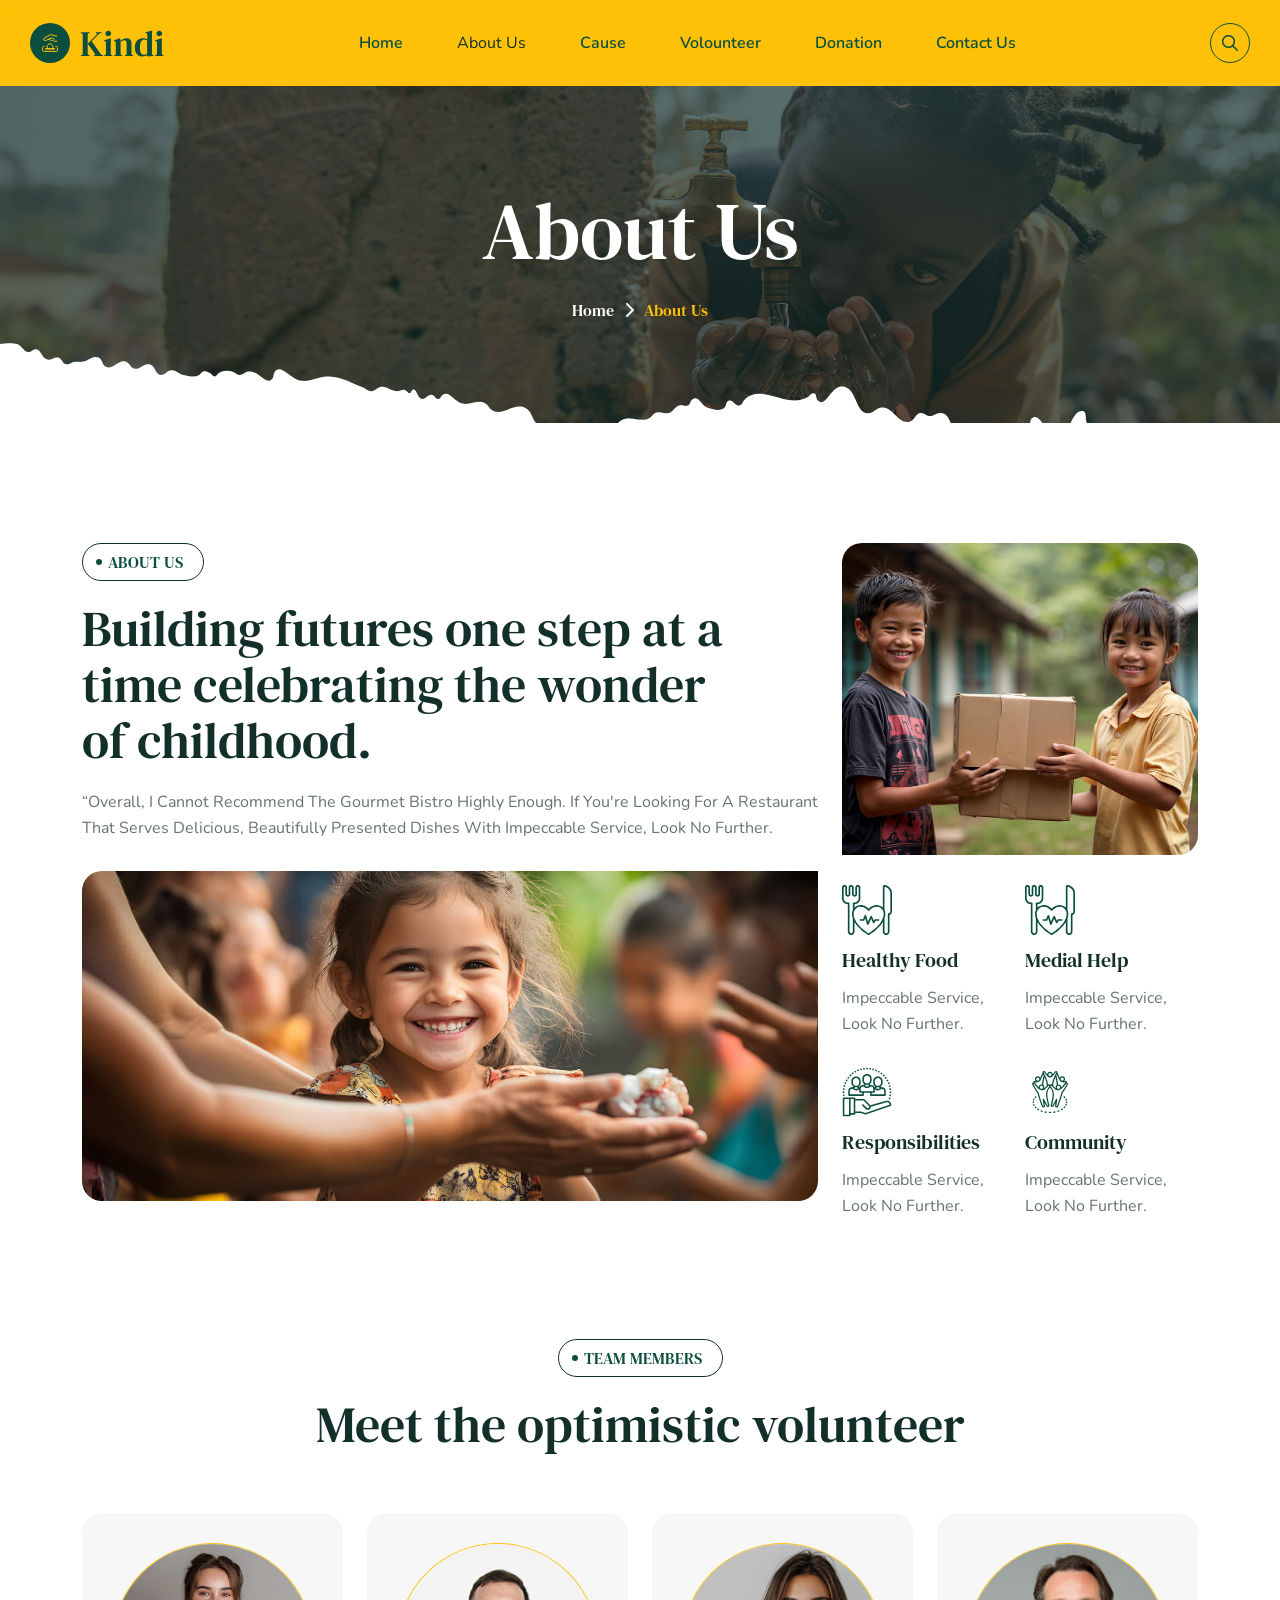
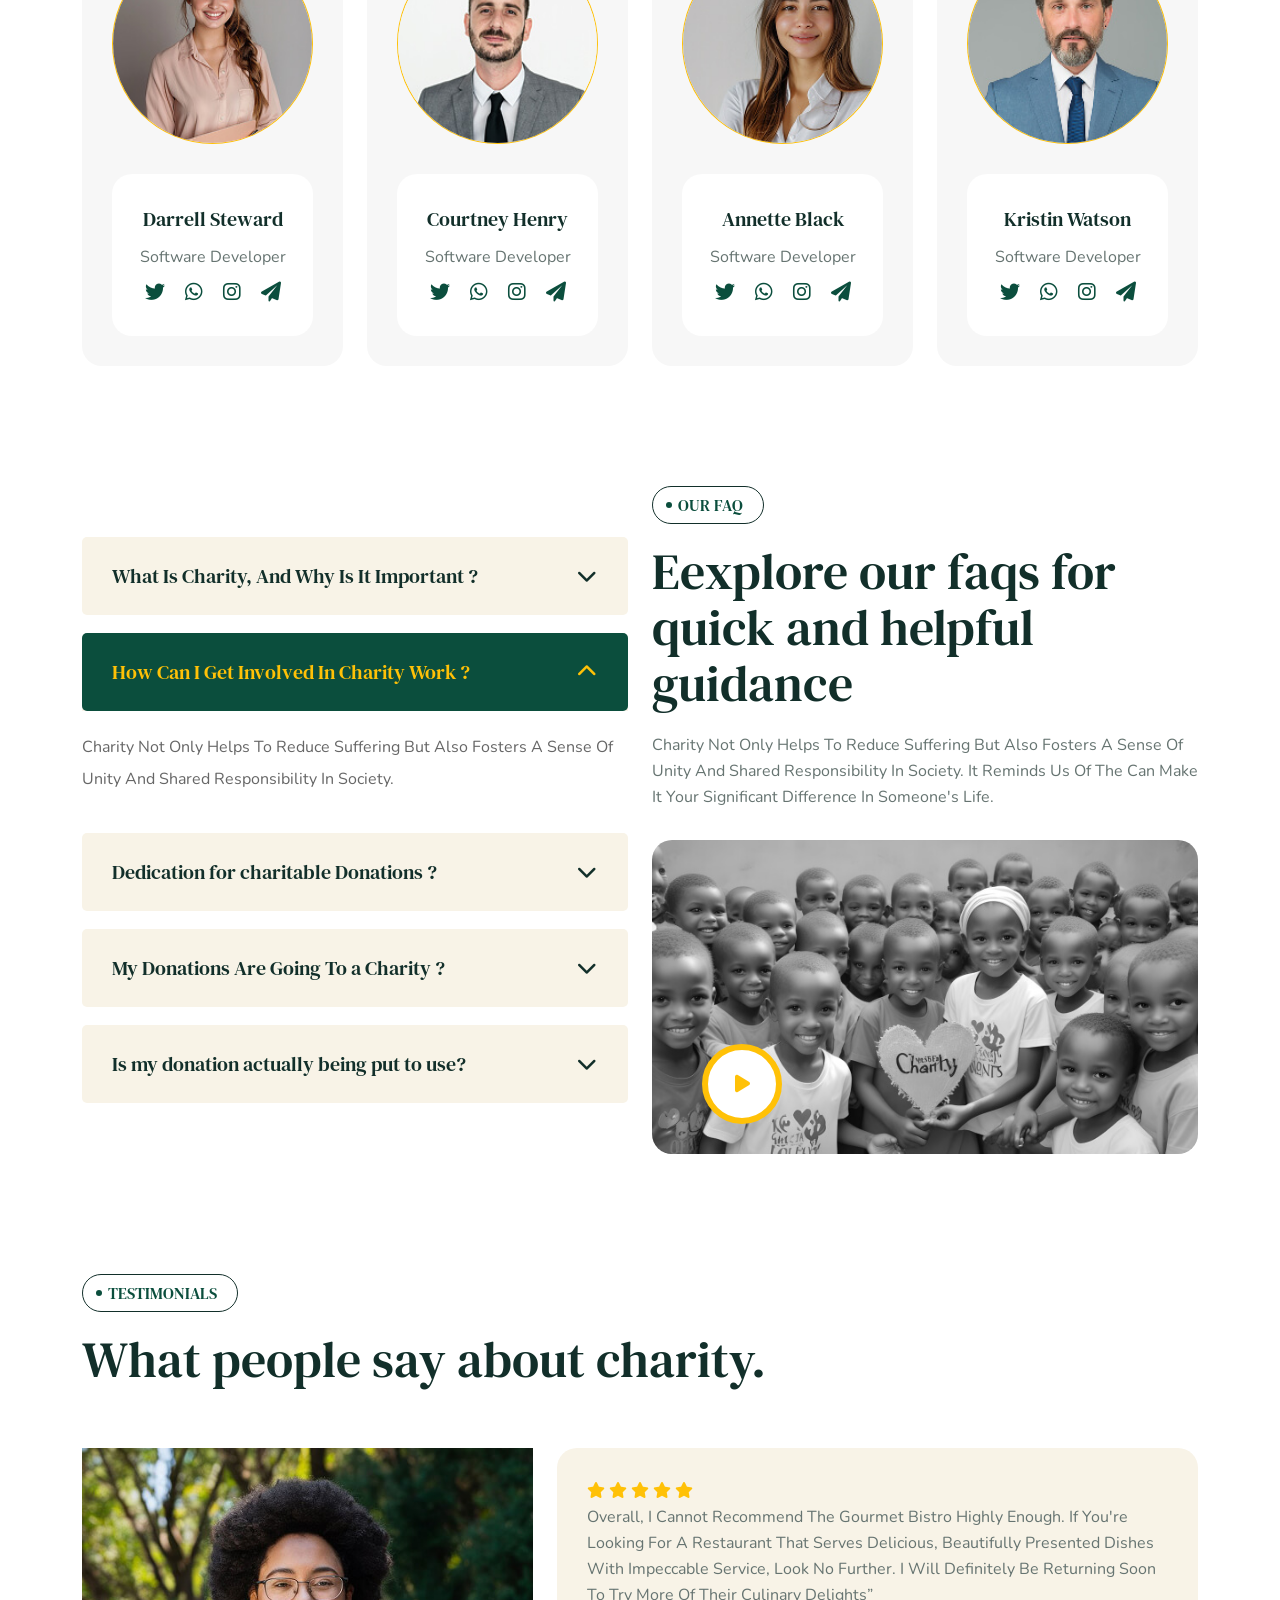
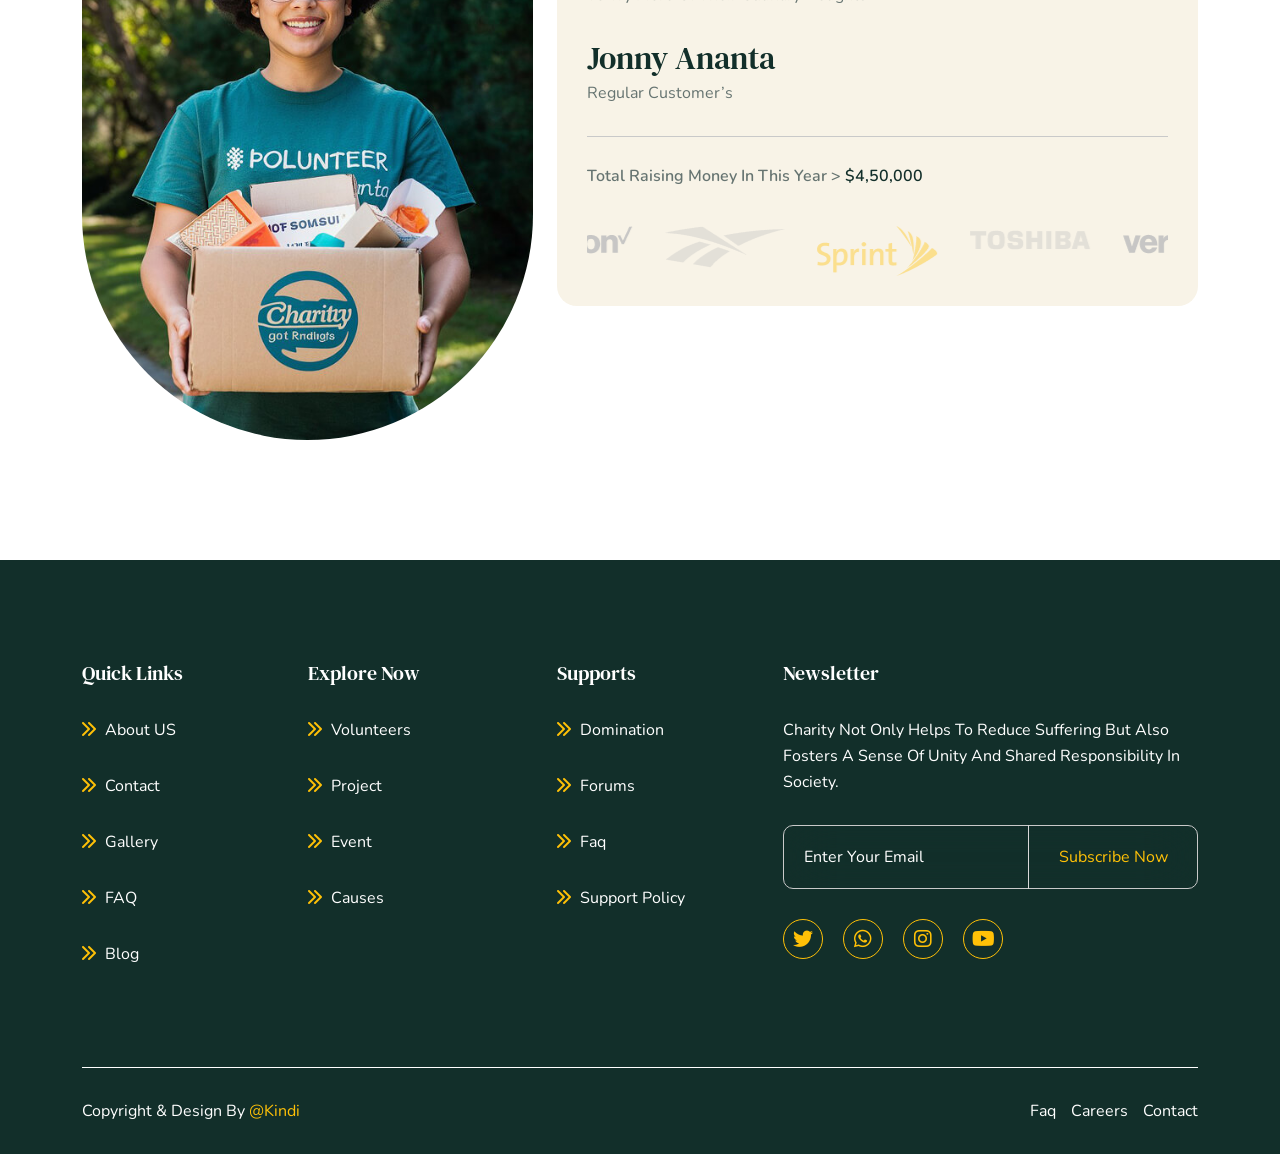
<file: about.html>
<!DOCTYPE html>
<html lang="en">
    <!--<< Header Area >>-->
    

<head>
       <!-- ========== Meta Tags ========== -->
        <meta charset="UTF-8">
        <meta http-equiv="X-UA-Compatible" content="IE=edge">
        <meta name="viewport" content="width=device-width, initial-scale=1">
        <meta name="author" content="Pixel-plus">
        <meta name="description" content="Kindi - Non Profit Charity HTML Template">
        <!-- ======== Page title ============ -->
        <title>Kindi - Non Profit Charity </title>
        <!--<< Favcion >>-->
        <link rel="shortcut icon" href="assets/img/favicon.svg">
        <!--<< Bootstrap min.css >>-->
        <link rel="stylesheet" href="assets/css/bootstrap.min.css">
        <!--<< All Min Css >>-->
        <link rel="stylesheet" href="assets/css/all.min.css">
        <!--<< Animate.css >>-->
        <link rel="stylesheet" href="assets/css/animate.css">
        <!--<< Magnific Popup.css >>-->
        <link rel="stylesheet" href="assets/css/magnific-popup.css">
        <!--<< MeanMenu.css >>-->
        <link rel="stylesheet" href="assets/css/meanmenu.css">
        <!--<< Swiper Bundle.css >>-->
        <link rel="stylesheet" href="assets/css/swiper-bundle.min.css">
        <!--<< Nice Select.css >>-->
        <link rel="stylesheet" href="assets/css/nice-select.css">
        <!--<< Main.css >>-->
        <link rel="stylesheet" href="assets/css/main.css">
                            
    </head>
    <body>

      
        <!-- Preloader Start -->
        <div id="preloader" class="preloader">
            <div class="animation-preloader">
                <div class="spinner">                
                </div>
                <div class="txt-loading">
                    <span data-text-preloader="K" class="letters-loading">
                        K
                    </span>
                     <span data-text-preloader="I" class="letters-loading">
                        I
                    </span>
                     <span data-text-preloader="N" class="letters-loading">
                        N
                    </span>
                    <span data-text-preloader="D" class="letters-loading">
                        D
                    </span>
                    <span data-text-preloader="I" class="letters-loading">
                        I
                    </span>
                </div>
                <p class="text-center">Loading</p>
            </div>
            <div class="loader">
                <div class="row">
                    <div class="col-3 loader-section section-left">
                        <div class="bg"></div>
                    </div>
                    <div class="col-3 loader-section section-left">
                        <div class="bg"></div>
                    </div>
                    <div class="col-3 loader-section section-right">
                        <div class="bg"></div>
                    </div>
                    <div class="col-3 loader-section section-right">
                        <div class="bg"></div>
                    </div>
                </div>
            </div>
        </div>  

        <!-- Back To Top Start -->
        <button id="back-top" class="back-to-top show">
            <i class="fa-regular fa-arrow-up"></i>
        </button>

        <!-- MouseCursor Start -->
        <div class="mouseCursor cursor-outer"></div>
        <div class="mouseCursor cursor-inner"></div>

        <!-- Header-top-section-2 Start -->
       <div class="header-top-section-2 header-inner">
        <div class="container-fluid">
            <div class="header-top-wrapper-2 inner">
                <div class="header-left">
                    <ul class="list-icon">
                        <li>
                            <i class="fa-regular fa-location-dot"></i>
                            55 Street, 2nd Block, Malborne Australis
                        </li>
                        <li>
                              <i class="fa-solid fa-phone-volume"></i>
                            <a href="mailto:Support@example.com">Support@Kindi.com</a>
                        </li>
                        <li>
                             <i class="fa-solid fa-phone-volume"></i>
                             <a href="tel:+16336547896">+163 3654 7896</a>
                        </li>
                    </ul>
                </div>
                <div class="social-icon">
                    <a href="#"><i class="fa-brands fa-twitter"></i></a>
                    <a href="#"><i class="fa-brands fa-whatsapp"></i></a>
                    <a href="#"><i class="fa-brands fa-instagram"></i></a>
                    <a href="#"><i class="fa-brands fa-youtube"></i></a>
                </div>
            </div>
        </div>
       </div>


        <!-- Offcanvas Area Start -->
         <div class="fix-area">
            <div class="offcanvas__info">
                <div class="offcanvas__wrapper">
                    <div class="offcanvas__content">
                        <div class="offcanvas__top mb-5 d-flex justify-content-between align-items-center">
                            <div class="offcanvas__logo">
                                <a href="index.html">
                                    <img src="assets/img/logo/black-logo.svg" alt="logo-img">
                                </a>
                            </div>
                            <div class="offcanvas__close">
                                <button>
                                <i class="fas fa-times"></i>
                                </button>
                            </div>
                        </div>
                        <p class="text d-none d-xl-block">
                            Nullam dignissim, ante scelerisque the  is euismod fermentum odio sem semper the is erat, a feugiat leo urna eget eros. Duis Aenean a imperdiet risus.
                        </p>
                        <div class="mobile-menu fix mb-3"></div>
                        <div class="offcanvas__contact d-xl-block">
                            <h4 class="d-xl-block">Contact Info</h4>
                            <ul class="d-xl-block">
                                <li class="d-flex align-items-center">
                                    <div class="offcanvas__contact-icon">
                                        <i class="fal fa-map-marker-alt"></i>
                                    </div>
                                    <div class="offcanvas__contact-text">
                                        <a target="_blank" href="#">Main Street, Melbourne, Australia</a>
                                    </div>
                                </li>
                                <li class="d-flex align-items-center">
                                    <div class="offcanvas__contact-icon mr-15">
                                        <i class="fal fa-envelope"></i>
                                    </div>
                                    <div class="offcanvas__contact-text">
                                        <a href="mailto:info@example.com"><span class="mailto:info@example.com">info@Kindi.com</span></a>
                                    </div>
                                </li>
                                <li class="d-flex align-items-center">
                                    <div class="offcanvas__contact-icon mr-15">
                                        <i class="fal fa-clock"></i>
                                    </div>
                                    <div class="offcanvas__contact-text">
                                        <a target="_blank" href="#">Mod-friday, 09am -05pm</a>
                                    </div>
                                </li>
                                <li class="d-flex align-items-center">
                                    <div class="offcanvas__contact-icon mr-15">
                                        <i class="far fa-phone"></i>
                                    </div>
                                    <div class="offcanvas__contact-text">
                                        <a href="tel:+11002345909">+11002345909</a>
                                    </div>
                                </li>
                            </ul>
                            <div class="social-icon d-flex align-items-center">
                                <a href="#"><i class="fab fa-facebook-f"></i></a>
                                <a href="#"><i class="fab fa-twitter"></i></a>
                                <a href="#"><i class="fab fa-youtube"></i></a>
                                <a href="#"><i class="fab fa-linkedin-in"></i></a>
                            </div>
                        </div>
                    </div>
                </div>
            </div>
        </div>
        <div class="offcanvas__overlay"></div>
       
        <!-- Header Section Start -->
        <header id="header-sticky" class="header-1">
            <div class="container-fluid">
                <div class="mega-menu-wrapper">
                    <div class="header-main">
                        <div class="header-left">
                            <div class="logo">
                            <a href="index.html" class="header-logo">
                                <img src="assets/img/logo/black-logo.svg" alt="logo-img">
                            </a>
                        </div>
                        </div>
                        <div class="mean__menu-wrapper">
                                <div class="main-menu">
                                    <nav id="mobile-menu">
                                        <ul>
                                            <li>
                                                <a href="index.html">Home</a></li>
                                                <a href="about.html">About Us</a>
                                            </li>

                                            <li>
                                                <li><a href="project.html">Cause</a></li>
                                                <li><a href="volounteer.html">Volounteer</a></li>
                                                <li><a href="donation.html">Donation</a></li>   
                                            </li>
                                            <li>
                                                <a href="contact.html">Contact Us</a>
                                            </li>
                                        </ul>
                                    </nav>
                                </div>
                            </div> 
                          <div class="header-right d-flex justify-content-end align-items-center">
                            <a href="#" class="main-header__search search-toggler">
                                <i class="fa-regular fa-magnifying-glass"></i>
                            </a>
                            <div class="header-button">
                                <a href="donation-details.html" class="theme-btn">
                                  Donte Now <i class="fa-solid fa-arrow-right"></i>
                                </a>
                            </div>
                            <div class="header__hamburger d-xl-none my-auto">
                                <div class="sidebar__toggle">
                                    <i class="fas fa-bars"></i>
                                </div>
                            </div>
                        </div>
                    </div>
                </div>
            </div>
        </header>

        <!-- Search Area Start -->
        <div class="search-popup">
            <div class="search-popup__overlay search-toggler"></div>
            <div class="search-popup__content">
                <form role="search" method="get" class="search-popup__form" action="#">
                    <input type="text" id="search" name="search" placeholder="Search Here...">
                    <button type="submit" aria-label="search submit" class="search-btn">
                        <span><i class="fa-regular fa-magnifying-glass"></i></span>
                    </button>
                </form>
            </div>
        </div>
        
        <!-- Hero Section Start -->
        <div class="breadcrumb-wrapper fix bg-cover" style="background-image: url(assets/img/inner-page/breadcrumb.png);">
            <div class="container">
                <div class="page-heading">
                    <div class="breadcrumb-sub-title">
                        <h1 class="wow fadeInUp" data-wow-delay=".3s">About Us</h1>
                    </div>
                    <ul class="breadcrumb-items wow fadeInUp" data-wow-delay=".5s">
                    <li>
                        <a href="index.html">
                            Home
                        </a>
                    </li>
                    <li>
                        <i class="fa-solid fa-chevron-right"></i>
                    </li>
                    <li>
                     About Us
                    </li>
                  </ul>
                </div>
            </div>
        </div>

          <!-- About Section Start -->
         <section class="about-section section-padding fix">
            <div class="container">
                <div class="about-wrapper-2">
                    <div class="row g-4">
                        <div class="col-lg-8">
                            <div class="about-left-item">
                                <div class="section-title style-2 mb-0">
                                    <span class="sub-title wow fadeInUp">About Us</span>
                                    <h2 class="wow fadeInUp" data-wow-delay=".3s">
                                        <span>B</span>uilding futures one step at a time celebrating the wonder <br> of childhood.
                                    </h2>
                                </div>
                                <p class="text wow fadeInUp" data-wow-delay=".5s">
                                    “Overall, I cannot recommend The Gourmet Bistro highly enough. If you're looking for a restaurant that serves delicious, beautifully presented dishes with impeccable service, look no further. 
                                </p>
                                <div class="about-image wow img-custom-anim-left" data-wow-duration="1.3s" data-wow-delay="0.3s">
                                    <img src="assets/img/home-2/about/01.jpg" alt="img">
                                </div>
                            </div>
                        </div>
                        <div class="col-lg-4">
                            <div class="about-right-item">
                                <div class="about-image wow img-custom-anim-right" data-wow-duration="1.3s" data-wow-delay="0.3s">
                                    <img src="assets/img/home-2/about/02.jpg" alt="img">
                                </div>
                                <div class="about-icon-main-item">
                                    <div class="about-icon-item">
                                        <div class="icon-item wow fadeInUp" data-wow-delay=".3s">
                                            <div class="icon">
                                                <img src="assets/img/home-2/icon/01.svg" alt="img">
                                            </div>
                                            <div class="content">
                                                <h5>Healthy Food</h5>
                                                <p>
                                                    Impeccable service, look no further. 
                                                </p>
                                            </div>
                                        </div>
                                        <div class="icon-item wow fadeInUp" data-wow-delay=".5s">
                                            <div class="icon">
                                                <img src="assets/img/home-2/icon/01.svg" alt="img">
                                            </div>
                                            <div class="content">
                                                <h5>Medial Help</h5>
                                                <p>
                                                    Impeccable service, look no further. 
                                                </p>
                                            </div>
                                        </div>
                                    </div>
                                    <div class="about-icon-item mb-0">
                                        <div class="icon-item wow fadeInUp" data-wow-delay=".3s">
                                            <div class="icon">
                                                <img src="assets/img/home-2/icon/03.svg" alt="img">
                                            </div>
                                            <div class="content">
                                                <h5>Responsibilities</h5>
                                                <p>
                                                    Impeccable service, look no further. 
                                                </p>
                                            </div>
                                        </div>
                                        <div class="icon-item wow fadeInUp" data-wow-delay=".5s">
                                            <div class="icon">
                                                <img src="assets/img/home-2/icon/04.svg" alt="img">
                                            </div>
                                            <div class="content">
                                                <h5>Community</h5>
                                                <p>
                                                    Impeccable service, look no further. 
                                                </p>
                                            </div>
                                        </div>
                                    </div>
                                </div>
                            </div>
                        </div>
                    </div>
                </div>
            </div>
         </section>
         
          <!-- Team Section Start -->
         <section class="team-section fix">
            <div class="container">
                <div class="section-title text-center">
                    <span class="sub-title wow fadeInUp">Team Members</span>
                    <h2 class="wow fadeInUp" data-wow-delay=".3s">
                        <span>M</span>eet The Optimistic Volunteer
                    </h2>
                </div>
                <div class="row">
                    <div class="col-xl-3 col-lg-6 col-md-6 wow fadeInUp" data-wow-delay=".2s">
                        <div class="team-card-items">
                            <div class="team-image">
                                <img src="assets/img/home-1/team/01.jpg" alt="img">
                            </div>
                            <div class="team-content">
                                <h5>
                                    <a href="volounteer-details.html">Darrell Steward</a>
                                </h5>
                                <p>Software Developer</p>
                                <div class="social-icon">
                                    <a href="#"><i class="fa-brands fa-twitter"></i></a>
                                    <a href="#"><i class="fa-brands fa-whatsapp"></i></a>
                                    <a href="#"><i class="fa-brands fa-instagram"></i></a>
                                    <a href="#"><i class="fas fa-paper-plane"></i></a>
                                </div>
                            </div>
                        </div>
                    </div>
                    <div class="col-xl-3 col-lg-6 col-md-6 wow fadeInUp" data-wow-delay=".4s">
                        <div class="team-card-items">
                            <div class="team-image">
                                <img src="assets/img/home-1/team/02.jpg" alt="img">
                            </div>
                            <div class="team-content">
                                <h5>
                                    <a href="volounteer-details.html">Courtney Henry</a>
                                </h5>
                                <p>Software Developer</p>
                                <div class="social-icon">
                                    <a href="#"><i class="fa-brands fa-twitter"></i></a>
                                    <a href="#"><i class="fa-brands fa-whatsapp"></i></a>
                                    <a href="#"><i class="fa-brands fa-instagram"></i></a>
                                    <a href="#"><i class="fas fa-paper-plane"></i></a>
                                </div>
                            </div>
                        </div>
                    </div>
                    <div class="col-xl-3 col-lg-6 col-md-6 wow fadeInUp" data-wow-delay=".6s">
                        <div class="team-card-items">
                            <div class="team-image">
                                <img src="assets/img/home-1/team/03.jpg" alt="img">
                            </div>
                            <div class="team-content">
                                <h5>
                                    <a href="volounteer-details.html">Annette Black</a>
                                </h5>
                                <p>Software Developer</p>
                                <div class="social-icon">
                                    <a href="#"><i class="fa-brands fa-twitter"></i></a>
                                    <a href="#"><i class="fa-brands fa-whatsapp"></i></a>
                                    <a href="#"><i class="fa-brands fa-instagram"></i></a>
                                    <a href="#"><i class="fas fa-paper-plane"></i></a>
                                </div>
                            </div>
                        </div>
                    </div>
                    <div class="col-xl-3 col-lg-6 col-md-6 wow fadeInUp" data-wow-delay=".8s">
                        <div class="team-card-items">
                            <div class="team-image">
                                <img src="assets/img/home-1/team/04.jpg" alt="img">
                            </div>
                            <div class="team-content">
                                <h5>
                                    <a href="volounteer-details.html">Kristin Watson</a>
                                </h5>
                                <p>Software Developer</p>
                                <div class="social-icon">
                                    <a href="#"><i class="fa-brands fa-twitter"></i></a>
                                    <a href="#"><i class="fa-brands fa-whatsapp"></i></a>
                                    <a href="#"><i class="fa-brands fa-instagram"></i></a>
                                    <a href="#"><i class="fas fa-paper-plane"></i></a>
                                </div>
                            </div>
                        </div>
                    </div>
                </div>
            </div>
         </section>

         <!-- Faq Section Start -->
         <section class="faq-section section-padding fix">
            <div class="container">
                <div class="faq-wrapper">
                    <div class="row g-4 align-items-center">
                        <div class="col-lg-6">
                            <div class="faq-items">
                            <div class="accordion" id="accordionExample">
                                <div class="accordion-item wow fadeInUp" data-wow-delay=".3s">
                                    <h2 class="accordion-header" id="headingTwo">
                                        <button class="accordion-button collapsed" type="button" data-bs-toggle="collapse"
                                            data-bs-target="#collapseTwo" aria-expanded="false" aria-controls="collapseTwo">
                                            What Is Charity, And Why Is It Important ?
                                        </button>
                                    </h2>
                                    <div id="collapseTwo" class="accordion-collapse collapse" aria-labelledby="headingTwo"
                                        data-bs-parent="#accordionExample">
                                        <div class="accordion-body">
                                            <p>
                                               Charity not only helps to reduce suffering but also fosters a sense of unity and shared responsibility in society.
                                            </p>
                                        </div>
                                    </div>
                                </div>
                                <div class="accordion-item wow fadeInUp" data-wow-delay=".5s">
                                    <h2 class="accordion-header" id="headingOne">
                                        <button class="accordion-button" type="button" data-bs-toggle="collapse"
                                            data-bs-target="#collapseOne" aria-expanded="true" aria-controls="collapseOne">
                                            How Can I Get Involved In Charity Work ?
                                        </button>
                                    </h2>
                                    <div id="collapseOne" class="accordion-collapse collapse show"
                                        aria-labelledby="headingOne" data-bs-parent="#accordionExample">
                                        <div class="accordion-body">
                                            <p>
                                                Charity not only helps to reduce suffering but also fosters a sense of unity and shared responsibility in society.
                                            </p>
                                        </div>
                                    </div>
                                </div>
                                <div class="accordion-item wow fadeInUp" data-wow-delay=".3s">
                                    <h2 class="accordion-header" id="headingthree">
                                        <button class="accordion-button collapsed" type="button" data-bs-toggle="collapse"
                                            data-bs-target="#collapsethree" aria-expanded="false"
                                            aria-controls="collapsethree">
                                            Dedication for charitable Donations ?
                                        </button>
                                    </h2>
                                    <div id="collapsethree" class="accordion-collapse collapse"
                                        aria-labelledby="headingthree" data-bs-parent="#accordionExample">
                                        <div class="accordion-body">
                                            <p>
                                                Charity not only helps to reduce suffering but also fosters a sense of unity and shared responsibility in society.
                                            </p>
                                        </div>
                                    </div>
                                </div>
                                <div class="accordion-item wow fadeInUp" data-wow-delay=".5s">
                                    <h2 class="accordion-header" id="headingfour">
                                        <button class="accordion-button collapsed" type="button" data-bs-toggle="collapse"
                                            data-bs-target="#collapsefour" aria-expanded="false"
                                            aria-controls="collapsefour">
                                           My Donations Are Going To a Charity ?
                                        </button>
                                    </h2>
                                    <div id="collapsefour" class="accordion-collapse collapse" aria-labelledby="headingfour"
                                        data-bs-parent="#accordionExample">
                                        <div class="accordion-body">
                                            <p>
                                                Charity not only helps to reduce suffering but also fosters a sense of unity and shared responsibility in society. 
                                            </p>
                                        </div>
                                    </div>
                                </div>
                                <div class="accordion-item mb-0 wow fadeInUp" data-wow-delay=".3s">
                                    <h2 class="accordion-header" id="headingfive">
                                        <button class="accordion-button collapsed" type="button" data-bs-toggle="collapse"
                                            data-bs-target="#collapsefive" aria-expanded="false"
                                            aria-controls="collapsefive">
                                          Is my donation actually being put to use?
                                        </button>
                                    </h2>
                                    <div id="collapsefive" class="accordion-collapse collapse" aria-labelledby="headingfive"
                                        data-bs-parent="#accordionExample">
                                        <div class="accordion-body">
                                            <p>
                                                Charity not only helps to reduce suffering but also fosters a sense of unity and shared responsibility in society. 
                                            </p>
                                        </div>
                                    </div>
                                </div>
                            </div>
                        </div>
                        </div>
                        <div class="col-lg-6">
                            <div class="faq-content">
                                <div class="section-title mb-0">
                                    <span class="sub-title wow fadeInUp">Our Faq</span>
                                    <h2 class="wow fadeInUp" data-wow-delay=".3s">
                                        <span>E</span>Explore our FAQs for quick and helpful guidance
                                    </h2>
                                </div>
                                <p class="text wow fadeInUp" data-wow-delay=".5s">
                                    Charity not only helps to reduce suffering but also fosters a sense of unity and shared responsibility in society. It reminds us of the can make it your significant difference in someone's life.
                                </p>
                                <div class="faq-image wow slideInRight" data-wow-delay="100ms" data-wow-duration="2500ms">
                                    <img src="assets/img/home-1/faq.jpg" alt="img">
                                    <a href="https://www.youtube.com/watch?v=Cn4G2lZ_g2I" class="video-btn ripple video-popup">
                                        <i class="fa-solid fa-play"></i>
                                    </a>
                                </div>
                            </div>
                        </div>
                    </div>
                </div>
            </div>
         </section>

          <!-- Testimonial Section Start -->
         <section class="testimonial-section section-padding pt-0 fix">
            <div class="container">
                 <div class="section-title">
                    <span class="sub-title wow fadeInUp">Testimonials</span>
                    <h2 class="wow fadeInUp" data-wow-delay=".3s">
                        <span>W</span>hat People Say About Charity.
                    </h2>
                </div>
                <div class="testimonial-wrapper">
                    <div class="row g-4">
                        <div class="col-lg-5 wow slideInLeft" data-wow-delay="100ms" data-wow-duration="2500ms">
                            <div class="testimonial-image">
                                <img src="assets/img/home-1/testimonial/01.jpg" alt="img">
                                <div class="shape">
                                    <img src="assets/img/home-1/testimonial/shape.png" alt="img">
                                </div>
                            </div>
                        </div>
                        <div class="col-lg-7">
                            <div class="testimonial-content">
                                <div class="swiper testimonial-slider">
                                    <div class="swiper-wrapper">
                                        <div class="swiper-slide">
                                            <div class="content">
                                                <div class="star">
                                                    <i class="fa-solid fa-star"></i>
                                                    <i class="fa-solid fa-star"></i>
                                                    <i class="fa-solid fa-star"></i>
                                                    <i class="fa-solid fa-star"></i>
                                                    <i class="fa-solid fa-star"></i>
                                                </div>
                                                <p>
                                                    Overall, I cannot recommend The Gourmet Bistro highly enough. If you're looking for a restaurant that serves delicious, beautifully presented dishes with impeccable service, look no further. I will definitely be returning soon to try more of their culinary delights”
                                                </p>
                                                <h3>Jonny Ananta</h3>
                                                <span>Regular Customer’s</span>
                                            </div>
                                        </div>
                                        <div class="swiper-slide">
                                            <div class="content">
                                                <div class="star">
                                                    <i class="fa-solid fa-star"></i>
                                                    <i class="fa-solid fa-star"></i>
                                                    <i class="fa-solid fa-star"></i>
                                                    <i class="fa-solid fa-star"></i>
                                                    <i class="fa-solid fa-star"></i>
                                                </div>
                                                <p>
                                                    Overall, I cannot recommend The Gourmet Bistro highly enough. If you're looking for a restaurant that serves delicious, beautifully presented dishes with impeccable service, look no further. I will definitely be returning soon to try more of their culinary delights”
                                                </p>
                                                <h3>Jonny Ananta</h3>
                                                <span>Regular Customer’s</span>
                                            </div>
                                        </div>
                                        <div class="swiper-slide">
                                            <div class="content">
                                                <div class="star">
                                                    <i class="fa-solid fa-star"></i>
                                                    <i class="fa-solid fa-star"></i>
                                                    <i class="fa-solid fa-star"></i>
                                                    <i class="fa-solid fa-star"></i>
                                                    <i class="fa-solid fa-star"></i>
                                                </div>
                                                <p>
                                                    Overall, I cannot recommend The Gourmet Bistro highly enough. If you're looking for a restaurant that serves delicious, beautifully presented dishes with impeccable service, look no further. I will definitely be returning soon to try more of their culinary delights”
                                                </p>
                                                <h3>Jonny Ananta</h3>
                                                <span>Regular Customer’s</span>
                                            </div>
                                        </div>
                                    </div>
                                </div>
                                <h6>Total raising money in this year > <span>$4,50,000</span></h6>
                                <div class="swiper brand-slider">
                                    <div class="swiper-wrapper">
                                        <div class="swiper-slide">
                                            <div class="brand-image text-center">
                                                <img src="assets/img/home-1/brand/01.png" alt="img">
                                            </div>
                                        </div>
                                        <div class="swiper-slide">
                                            <div class="brand-image text-center">
                                                <img src="assets/img/home-1/brand/02.png" alt="img">
                                            </div>
                                        </div>
                                        <div class="swiper-slide">
                                            <div class="brand-image text-center">
                                                <img src="assets/img/home-1/brand/03.png" alt="img">
                                            </div>
                                        </div>
                                        <div class="swiper-slide">
                                            <div class="brand-image text-center">
                                                <img src="assets/img/home-1/brand/04.png" alt="img">
                                            </div>
                                        </div>
                                    </div>
                                </div>
                            </div>
                        </div>
                    </div>
                </div>
            </div>
         </section>

        <!-- Footer Section Start -->
          <footer class="footer-section header-bg fix">
            <div class="container">
                <div class="footer-widget-wrapper widget-inner">
                    <div class="row g-4 justify-content-between">
                        <div class="col-xl-2 col-md-6 col-lg-2 wow fadeInUp" data-wow-delay=".2s">
                            <div class="single-footer-widget">
                                <div class="wid-title">
                                    <h3>Quick Links</h3>
                                </div>
                                <ul class="list-area">
                                    <li>
                                        <a href="about.html">
                                            <i class="fa-solid fa-chevrons-right"></i>
                                            About US
                                        </a>
                                    </li>
                                    <li>
                                        <a href="contact.html">
                                            <i class="fa-solid fa-chevrons-right"></i>
                                           Contact
                                        </a>
                                    </li>
                                    <li>
                                        <a href="contact.html">
                                            <i class="fa-solid fa-chevrons-right"></i>
                                            Gallery
                                        </a>
                                    </li>
                                    <li>
                                        <a href="faq.html">
                                            <i class="fa-solid fa-chevrons-right"></i>
                                            FAQ
                                        </a>
                                    </li>
                                    <li>
                                        <a href="news-details.html">
                                            <i class="fa-solid fa-chevrons-right"></i>
                                            Blog
                                        </a>
                                    </li>
                                </ul>
                            </div>
                        </div>
                        <div class="col-xl-3 col-md-6 col-lg-3 ps-lg-5 wow fadeInUp" data-wow-delay=".4s">
                            <div class="single-footer-widget">
                                <div class="wid-title">
                                    <h3>Explore Now</h3>
                                </div>
                                <ul class="list-area">
                                    <li>
                                        <a href="volounteer-details.html">
                                            <i class="fa-solid fa-chevrons-right"></i>
                                            Volunteers
                                        </a>
                                    </li>
                                    <li>
                                        <a href="project-details.html">
                                            <i class="fa-solid fa-chevrons-right"></i>
                                           Project
                                        </a>
                                    </li>
                                    <li>
                                        <a href="event-details.html">
                                            <i class="fa-solid fa-chevrons-right"></i>
                                            Event
                                        </a>
                                    </li>
                                    <li>
                                        <a href="project-details.html">
                                            <i class="fa-solid fa-chevrons-right"></i>
                                            Causes
                                        </a>
                                    </li>
                                </ul>
                            </div>
                        </div>
                         <div class="col-xl-2 col-md-6 col-lg-2 wow fadeInUp" data-wow-delay=".6s">
                            <div class="single-footer-widget">
                                <div class="wid-title">
                                    <h3>Supports</h3>
                                </div>
                                <ul class="list-area">
                                    <li>
                                        <a href="donation-details.html">
                                            <i class="fa-solid fa-chevrons-right"></i>
                                            Domination
                                        </a>
                                    </li>
                                    <li>
                                        <a href="news.html">
                                            <i class="fa-solid fa-chevrons-right"></i>
                                           Forums
                                        </a>
                                    </li>
                                    <li>
                                        <a href="faq.html">
                                            <i class="fa-solid fa-chevrons-right"></i>
                                            Faq
                                        </a>
                                    </li>
                                    <li>
                                        <a href="contact.html">
                                            <i class="fa-solid fa-chevrons-right"></i>
                                            Support Policy
                                        </a>
                                    </li>
                                </ul>
                            </div>
                        </div>
                        <div class="col-xl-5 col-md-6 col-lg-5 ps-lg-5 wow fadeInUp" data-wow-delay=".8s">
                            <div class="single-footer-widget">
                                <div class="wid-title">
                                    <h3>Newsletter</h3>
                                </div>
                                <div class="footer-newsletter">
                                    <p>
                                        Charity not only helps to reduce suffering but also fosters a sense of unity and shared responsibility in society.
                                    </p>
                                    <form action="#">
                                        <div class="form-clt">
                                            <input type="text" name="email" id="email" placeholder="Enter Your Email">
                                            <button type="submit" class="theme-btn">
                                               Subscribe Now
                                            </button>
                                        </div>
                                    </form>
                                    <div class="social-icon">
                                        <a href="#"><i class="fa-brands fa-twitter"></i></a>
                                        <a href="#"><i class="fa-brands fa-whatsapp"></i></a>
                                        <a href="#"><i class="fa-brands fa-instagram"></i></a>
                                        <a href="#"><i class="fa-brands fa-youtube"></i></a>
                                    </div>
                                </div>
                            </div>
                        </div>
                    </div>
                </div>
                <div class="footer-bottom">
                    <div class="footer-wrapper">
                        <p>Copyright & Design By <span>@Kindi</span></p>
                        <ul class="footer-bottom-list">
                            <li>
                                <a href="faq.html">Faq</a>
                            </li>
                            <li>
                                <a href="contact.html">Careers</a>
                            </li>
                            <li>
                                <a href="contact.html">Contact</a>
                            </li>
                        </ul>
                    </div>
                </div>
            </div>
         </footer>

        <!--<< All JS Plugins >>-->
        <script src="assets/js/jquery-3.7.1.min.js"></script>
        <!--<< Viewport Js >>-->
        <script src="assets/js/viewport.jquery.js"></script>
        <!--<< Bootstrap Js >>-->
        <script src="assets/js/bootstrap.bundle.min.js"></script>
        <!--<< nice-selec Js >>-->
        <script src="assets/js/jquery.nice-select.min.js"></script>
        <!--<< Waypoints Js >>-->
        <script src="assets/js/jquery.waypoints.js"></script>
        <!--<< Counterup Js >>-->
        <script src="assets/js/jquery.counterup.min.js"></script>
        <!--<< Swiper Slider Js >>-->
        <script src="assets/js/swiper-bundle.min.js"></script>
        <!--<< MeanMenu Js >>-->
        <script src="assets/js/jquery.meanmenu.min.js"></script>
        <!--<< Magnific Popup Js >>-->
        <script src="assets/js/jquery.magnific-popup.min.js"></script>
        <!--<< Wow Animation Js >>-->
        <script src="assets/js/wow.min.js"></script>
        <!--<< Main.js >>-->
        <script src="assets/js/main.js"></script>
    </body>


</html>
</file>
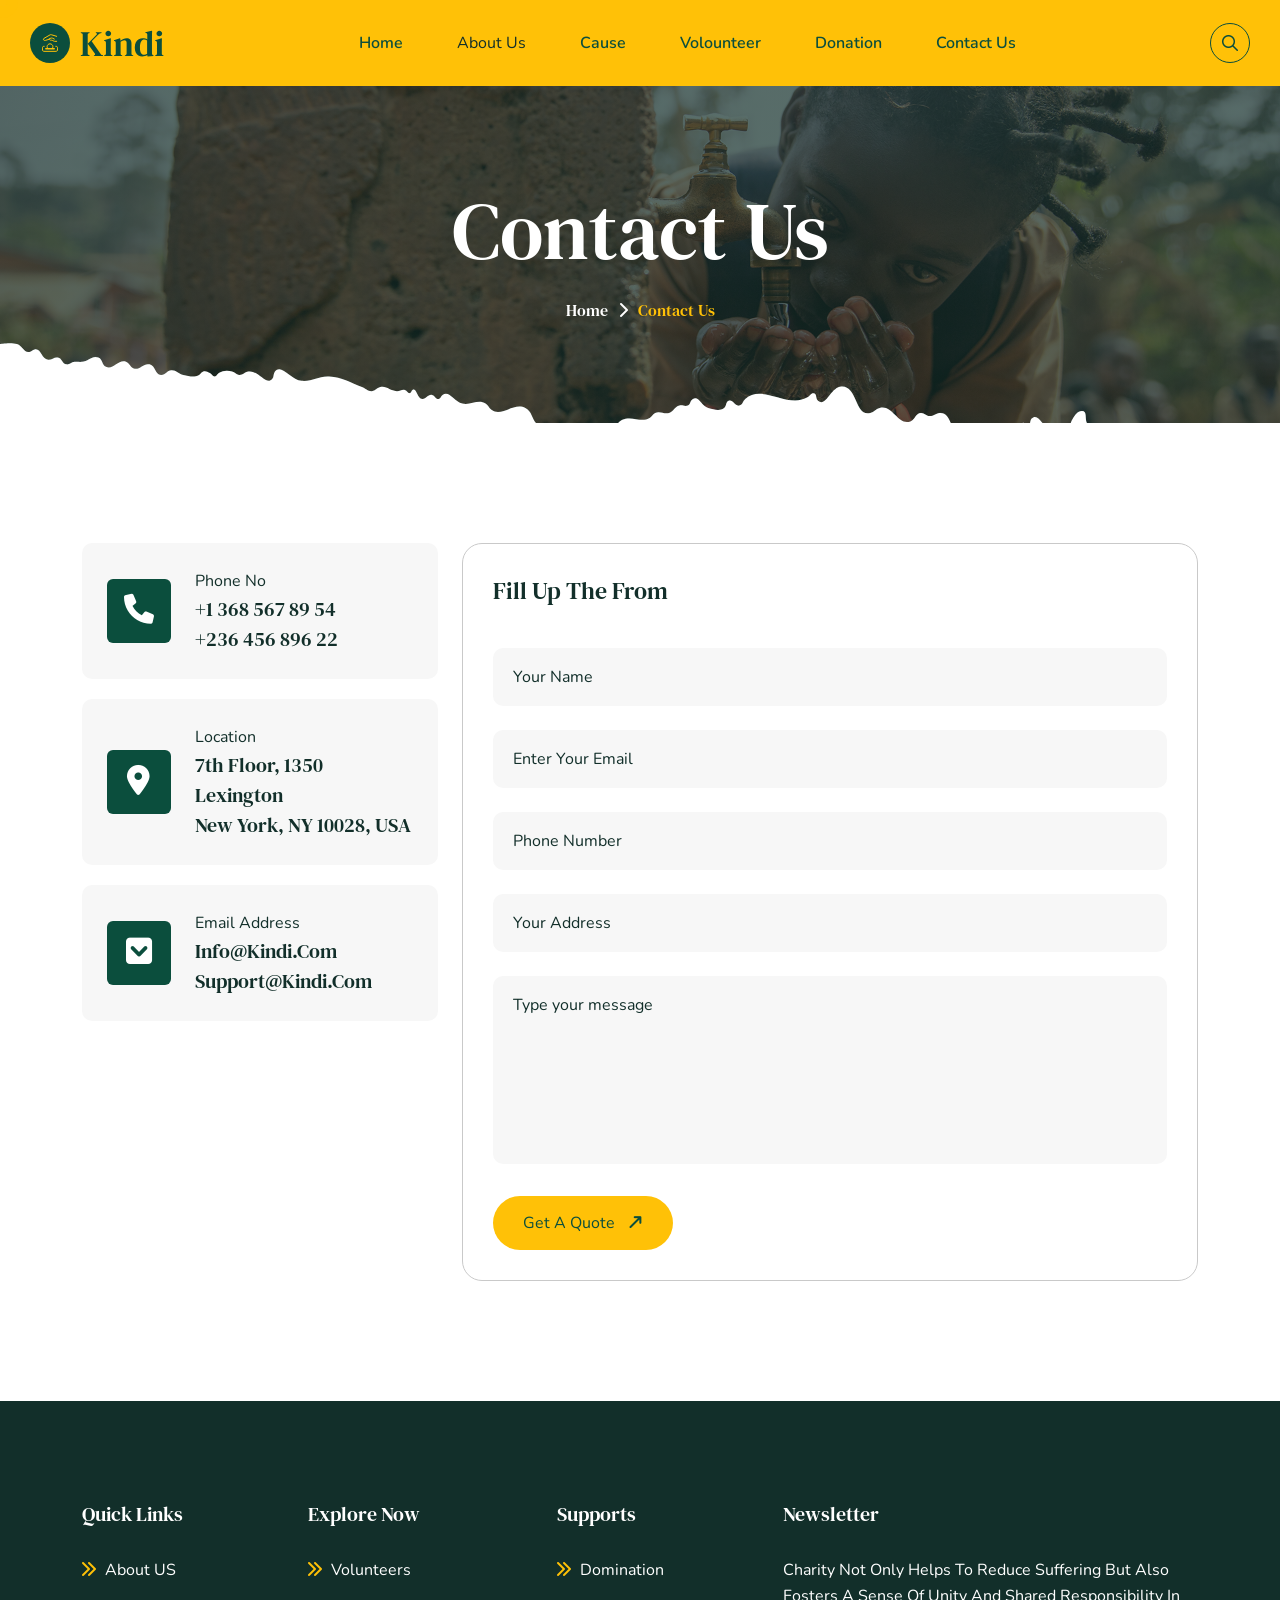
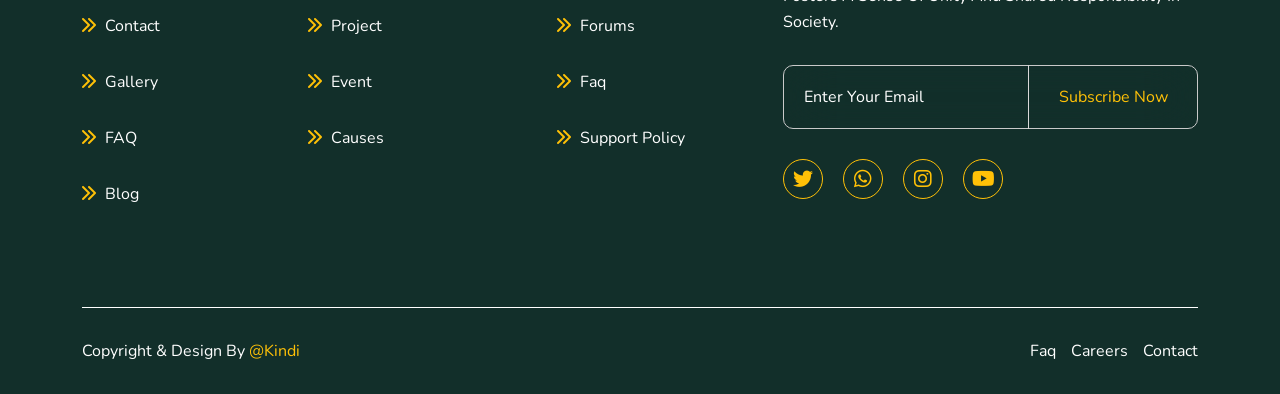
<file: contact.html>
<!DOCTYPE html>
<html lang="en">
    <!--<< Header Area >>-->
    

<head>
       <!-- ========== Meta Tags ========== -->
        <meta charset="UTF-8">
        <meta http-equiv="X-UA-Compatible" content="IE=edge">
        <meta name="viewport" content="width=device-width, initial-scale=1">
        <meta name="author" content="Pixel-plus">
        <meta name="description" content="Kindi - Non Profit Charity HTML Template">
        <!-- ======== Page title ============ -->
        <title>Kindi - Non Profit Charity </title>
        <!--<< Favcion >>-->
        <link rel="shortcut icon" href="assets/img/favicon.svg">
        <!--<< Bootstrap min.css >>-->
        <link rel="stylesheet" href="assets/css/bootstrap.min.css">
        <!--<< All Min Css >>-->
        <link rel="stylesheet" href="assets/css/all.min.css">
        <!--<< Animate.css >>-->
        <link rel="stylesheet" href="assets/css/animate.css">
        <!--<< Magnific Popup.css >>-->
        <link rel="stylesheet" href="assets/css/magnific-popup.css">
        <!--<< MeanMenu.css >>-->
        <link rel="stylesheet" href="assets/css/meanmenu.css">
        <!--<< Swiper Bundle.css >>-->
        <link rel="stylesheet" href="assets/css/swiper-bundle.min.css">
        <!--<< Nice Select.css >>-->
        <link rel="stylesheet" href="assets/css/nice-select.css">
        <!--<< Main.css >>-->
        <link rel="stylesheet" href="assets/css/main.css">
                            
    </head>
    <body>

      
        <!-- Preloader Start -->
        <div id="preloader" class="preloader">
            <div class="animation-preloader">
                <div class="spinner">                
                </div>
                <div class="txt-loading">
                    <span data-text-preloader="K" class="letters-loading">
                        K
                    </span>
                     <span data-text-preloader="I" class="letters-loading">
                        I
                    </span>
                     <span data-text-preloader="N" class="letters-loading">
                        N
                    </span>
                    <span data-text-preloader="D" class="letters-loading">
                        D
                    </span>
                    <span data-text-preloader="I" class="letters-loading">
                        I
                    </span>
                </div>
                <p class="text-center">Loading</p>
            </div>
            <div class="loader">
                <div class="row">
                    <div class="col-3 loader-section section-left">
                        <div class="bg"></div>
                    </div>
                    <div class="col-3 loader-section section-left">
                        <div class="bg"></div>
                    </div>
                    <div class="col-3 loader-section section-right">
                        <div class="bg"></div>
                    </div>
                    <div class="col-3 loader-section section-right">
                        <div class="bg"></div>
                    </div>
                </div>
            </div>
        </div>  

        <!-- Back To Top Start -->
        <button id="back-top" class="back-to-top show">
            <i class="fa-regular fa-arrow-up"></i>
        </button>

        <!-- MouseCursor Start -->
        <div class="mouseCursor cursor-outer"></div>
        <div class="mouseCursor cursor-inner"></div>

         <!-- Header-top-section-2 Start -->
       <div class="header-top-section-2 header-inner">
        <div class="container-fluid">
            <div class="header-top-wrapper-2 inner">
                <div class="header-left">
                    <ul class="list-icon">
                        <li>
                            <i class="fa-regular fa-location-dot"></i>
                            55 Street, 2nd Block, Malborne Australis
                        </li>
                        <li>
                              <i class="fa-solid fa-phone-volume"></i>
                            <a href="mailto:Support@example.com">Support@Kindi.com</a>
                        </li>
                        <li>
                             <i class="fa-solid fa-phone-volume"></i>
                             <a href="tel:+16336547896">+163 3654 7896</a>
                        </li>
                    </ul>
                </div>
                <div class="social-icon">
                    <a href="#"><i class="fa-brands fa-twitter"></i></a>
                    <a href="#"><i class="fa-brands fa-whatsapp"></i></a>
                    <a href="#"><i class="fa-brands fa-instagram"></i></a>
                    <a href="#"><i class="fa-brands fa-youtube"></i></a>
                </div>
            </div>
        </div>
       </div>


        <!-- Offcanvas Area Start -->
         <div class="fix-area">
            <div class="offcanvas__info">
                <div class="offcanvas__wrapper">
                    <div class="offcanvas__content">
                        <div class="offcanvas__top mb-5 d-flex justify-content-between align-items-center">
                            <div class="offcanvas__logo">
                                <a href="index.html">
                                    <img src="assets/img/logo/black-logo.svg" alt="logo-img">
                                </a>
                            </div>
                            <div class="offcanvas__close">
                                <button>
                                <i class="fas fa-times"></i>
                                </button>
                            </div>
                        </div>
                        <p class="text d-none d-xl-block">
                            Nullam dignissim, ante scelerisque the  is euismod fermentum odio sem semper the is erat, a feugiat leo urna eget eros. Duis Aenean a imperdiet risus.
                        </p>
                        <div class="mobile-menu fix mb-3"></div>
                        <div class="offcanvas__contact d-xl-block">
                            <h4 class="d-xl-block">Contact Info</h4>
                            <ul class="d-xl-block">
                                <li class="d-flex align-items-center">
                                    <div class="offcanvas__contact-icon">
                                        <i class="fal fa-map-marker-alt"></i>
                                    </div>
                                    <div class="offcanvas__contact-text">
                                        <a target="_blank" href="#">Main Street, Melbourne, Australia</a>
                                    </div>
                                </li>
                                <li class="d-flex align-items-center">
                                    <div class="offcanvas__contact-icon mr-15">
                                        <i class="fal fa-envelope"></i>
                                    </div>
                                    <div class="offcanvas__contact-text">
                                        <a href="mailto:info@example.com"><span class="mailto:info@example.com">info@Kindi.com</span></a>
                                    </div>
                                </li>
                                <li class="d-flex align-items-center">
                                    <div class="offcanvas__contact-icon mr-15">
                                        <i class="fal fa-clock"></i>
                                    </div>
                                    <div class="offcanvas__contact-text">
                                        <a target="_blank" href="#">Mod-friday, 09am -05pm</a>
                                    </div>
                                </li>
                                <li class="d-flex align-items-center">
                                    <div class="offcanvas__contact-icon mr-15">
                                        <i class="far fa-phone"></i>
                                    </div>
                                    <div class="offcanvas__contact-text">
                                        <a href="tel:+11002345909">+11002345909</a>
                                    </div>
                                </li>
                            </ul>
                            <div class="social-icon d-flex align-items-center">
                                <a href="#"><i class="fab fa-facebook-f"></i></a>
                                <a href="#"><i class="fab fa-twitter"></i></a>
                                <a href="#"><i class="fab fa-youtube"></i></a>
                                <a href="#"><i class="fab fa-linkedin-in"></i></a>
                            </div>
                        </div>
                    </div>
                </div>
            </div>
        </div>
        <div class="offcanvas__overlay"></div>
       
        <!-- Header Section Start -->
        <header id="header-sticky" class="header-1">
            <div class="container-fluid">
                <div class="mega-menu-wrapper">
                    <div class="header-main">
                        <div class="header-left">
                            <div class="logo">
                            <a href="index.html" class="header-logo">
                                <img src="assets/img/logo/black-logo.svg" alt="logo-img">
                            </a>
                        </div>
                        </div>
                        <div class="mean__menu-wrapper">
                                <div class="main-menu">
                                    <nav id="mobile-menu">
                                        <ul>
                                            <li>
                                                <a href="index.html">Home</a></li>
                                                <a href="about.html">About Us</a>
                                            </li>

                                            <li>
                                                <li><a href="project.html">Cause</a></li>
                                                <li><a href="volounteer.html">Volounteer</a></li>
                                                <li><a href="donation.html">Donation</a></li>   
                                            </li>
                                            <li>
                                                <a href="contact.html">Contact Us</a>
                                            </li>
                                        </ul>
                                    </nav>
                                </div>
                            </div> 
                          <div class="header-right d-flex justify-content-end align-items-center">
                            <a href="#" class="main-header__search search-toggler">
                                <i class="fa-regular fa-magnifying-glass"></i>
                            </a>
                            <div class="header-button">
                                <a href="donation-details.html" class="theme-btn">
                                  Donte Now <i class="fa-solid fa-arrow-right"></i>
                                </a>
                            </div>
                            <div class="header__hamburger d-xl-none my-auto">
                                <div class="sidebar__toggle">
                                    <i class="fas fa-bars"></i>
                                </div>
                            </div>
                        </div>
                    </div>
                </div>
            </div>
        </header>

         <!-- Search Area Start -->
        <div class="search-popup">
            <div class="search-popup__overlay search-toggler"></div>
            <div class="search-popup__content">
                <form role="search" method="get" class="search-popup__form" action="#">
                    <input type="text" id="search" name="search" placeholder="Search Here...">
                    <button type="submit" aria-label="search submit" class="search-btn">
                        <span><i class="fa-regular fa-magnifying-glass"></i></span>
                    </button>
                </form>
            </div>
        </div>
        
        <!-- Hero Section Start -->
        <div class="breadcrumb-wrapper fix bg-cover" style="background-image: url(assets/img/inner-page/breadcrumb.png);">
            <div class="container">
                <div class="page-heading">
                    <div class="breadcrumb-sub-title">
                        <h1 class="wow fadeInUp" data-wow-delay=".3s">Contact Us</h1>
                    </div>
                    <ul class="breadcrumb-items wow fadeInUp" data-wow-delay=".5s">
                    <li>
                        <a href="index.html">
                            Home
                        </a>
                    </li>
                    <li>
                        <i class="fa-solid fa-chevron-right"></i>
                    </li>
                    <li>
                      Contact Us
                    </li>
                  </ul>
                </div>
            </div>
        </div>

         <!-- Contact Section Start -->
        <div class="contact-us-section-2 section-padding fix">
            <div class="container">
                <div class="contact-us-wrapper-2">
                    <div class="row g-4">
                        <div class="col-lg-4">
                            <div class="contact-us-box">
                                <div class="icon">
                                    <i class="fa-solid fa-phone"></i>
                                </div>
                                <div class="contact-us-content">
                                    <span>Phone No</span>
                                    <h5>
                                        <a href="tel:+13685678954">+1 368 567 89 54</a> <br>
                                        <a href="tel:+23645689622">+236 456 896 22</a>
                                    </h5>
                                </div>
                            </div>
                            <div class="contact-us-box">
                                <div class="icon">
                                    <i class="fa-solid fa-location-dot"></i>
                                </div>
                                <div class="contact-us-content">
                                    <span>Location</span>
                                    <h5>
                                        7th Floor, 1350 Lexington <br> New York, NY 10028, USA
                                    </h5>
                                </div>
                            </div>
                            <div class="contact-us-box mb-0">
                                <div class="icon">
                                    <i class="fa-solid fa-square-chevron-down"></i>
                                </div>
                                <div class="contact-us-content">
                                    <span>Email Address</span>
                                    <h5>
                                    <a href="mailto:example@email.com">info@Kindi.com</a> <br>
                                    <a href="mailto:hridoytb@email.com">support@Kindi.com</a>
                                    </h5>
                                </div>
                            </div>
                        </div>
                        <div class="col-lg-8">
                            <div class="from-fill-up-box">
                                <h4>
                                    Fill Up The From
                                </h4>
                                <form action="#" id="contact-form" method="POST">
                                    <div class="row g-4">
                                        <div class="col-lg-12">
                                            <div class="form-clt">
                                                <input type="text" name="name" id="name2" placeholder="Your Name">
                                            </div>
                                        </div>
                                        <div class="col-lg-12">
                                            <div class="form-clt">
                                                <input type="text" name="email" id="email" placeholder="Enter Your Email">
                                            </div>
                                        </div>
                                        <div class="col-lg-12">
                                            <div class="form-clt">
                                                <input type="text" name="number" id="number" placeholder="Phone Number">
                                            </div>
                                        </div>
                                        <div class="col-lg-12">
                                            <div class="form-clt">
                                                <input type="text" name="address" id="address" placeholder="Your Address">
                                            </div>
                                        </div>
                                        <div class="col-lg-12">
                                            <div class="form-clt">
                                                <textarea name="message" id="message" placeholder="Type your message"></textarea>
                                            </div>
                                        </div>
                                        <div class="col-lg-6">
                                            <button type="submit" class="theme-btn ">
                                                Get A Quote <i class="fa-solid fa-arrow-right-long"></i>
                                            </button>
                                        </div>
                                    </div>
                                </form>
                            </div>
                        </div>
                    </div>
                </div>
            </div>
        </div>


        <!-- Footer Section Start -->
          <footer class="footer-section header-bg fix">
            <div class="container">
                <div class="footer-widget-wrapper widget-inner">
                    <div class="row g-4 justify-content-between">
                        <div class="col-xl-2 col-md-6 col-lg-2 wow fadeInUp" data-wow-delay=".2s">
                            <div class="single-footer-widget">
                                <div class="wid-title">
                                    <h3>Quick Links</h3>
                                </div>
                                <ul class="list-area">
                                    <li>
                                        <a href="about.html">
                                            <i class="fa-solid fa-chevrons-right"></i>
                                            About US
                                        </a>
                                    </li>
                                    <li>
                                        <a href="contact.html">
                                            <i class="fa-solid fa-chevrons-right"></i>
                                           Contact
                                        </a>
                                    </li>
                                    <li>
                                        <a href="contact.html">
                                            <i class="fa-solid fa-chevrons-right"></i>
                                            Gallery
                                        </a>
                                    </li>
                                    <li>
                                        <a href="faq.html">
                                            <i class="fa-solid fa-chevrons-right"></i>
                                            FAQ
                                        </a>
                                    </li>
                                    <li>
                                        <a href="news-details.html">
                                            <i class="fa-solid fa-chevrons-right"></i>
                                            Blog
                                        </a>
                                    </li>
                                </ul>
                            </div>
                        </div>
                        <div class="col-xl-3 col-md-6 col-lg-3 ps-lg-5 wow fadeInUp" data-wow-delay=".4s">
                            <div class="single-footer-widget">
                                <div class="wid-title">
                                    <h3>Explore Now</h3>
                                </div>
                                <ul class="list-area">
                                    <li>
                                        <a href="volounteer-details.html">
                                            <i class="fa-solid fa-chevrons-right"></i>
                                            Volunteers
                                        </a>
                                    </li>
                                    <li>
                                        <a href="project-details.html">
                                            <i class="fa-solid fa-chevrons-right"></i>
                                           Project
                                        </a>
                                    </li>
                                    <li>
                                        <a href="event-details.html">
                                            <i class="fa-solid fa-chevrons-right"></i>
                                            Event
                                        </a>
                                    </li>
                                    <li>
                                        <a href="project-details.html">
                                            <i class="fa-solid fa-chevrons-right"></i>
                                            Causes
                                        </a>
                                    </li>
                                </ul>
                            </div>
                        </div>
                         <div class="col-xl-2 col-md-6 col-lg-2 wow fadeInUp" data-wow-delay=".6s">
                            <div class="single-footer-widget">
                                <div class="wid-title">
                                    <h3>Supports</h3>
                                </div>
                                <ul class="list-area">
                                    <li>
                                        <a href="donation-details.html">
                                            <i class="fa-solid fa-chevrons-right"></i>
                                            Domination
                                        </a>
                                    </li>
                                    <li>
                                        <a href="news.html">
                                            <i class="fa-solid fa-chevrons-right"></i>
                                           Forums
                                        </a>
                                    </li>
                                    <li>
                                        <a href="faq.html">
                                            <i class="fa-solid fa-chevrons-right"></i>
                                            Faq
                                        </a>
                                    </li>
                                    <li>
                                        <a href="contact.html">
                                            <i class="fa-solid fa-chevrons-right"></i>
                                            Support Policy
                                        </a>
                                    </li>
                                </ul>
                            </div>
                        </div>
                        <div class="col-xl-5 col-md-6 col-lg-5 ps-lg-5 wow fadeInUp" data-wow-delay=".8s">
                            <div class="single-footer-widget">
                                <div class="wid-title">
                                    <h3>Newsletter</h3>
                                </div>
                                <div class="footer-newsletter">
                                    <p>
                                        Charity not only helps to reduce suffering but also fosters a sense of unity and shared responsibility in society.
                                    </p>
                                    <form action="#">
                                        <div class="form-clt">
                                            <input type="text" name="email" id="email" placeholder="Enter Your Email">
                                            <button type="submit" class="theme-btn">
                                               Subscribe Now
                                            </button>
                                        </div>
                                    </form>
                                    <div class="social-icon">
                                        <a href="#"><i class="fa-brands fa-twitter"></i></a>
                                        <a href="#"><i class="fa-brands fa-whatsapp"></i></a>
                                        <a href="#"><i class="fa-brands fa-instagram"></i></a>
                                        <a href="#"><i class="fa-brands fa-youtube"></i></a>
                                    </div>
                                </div>
                            </div>
                        </div>
                    </div>
                </div>
                <div class="footer-bottom">
                    <div class="footer-wrapper">
                        <p>Copyright & Design By <span>@Kindi</span></p>
                        <ul class="footer-bottom-list">
                            <li>
                                <a href="faq.html">Faq</a>
                            </li>
                            <li>
                                <a href="contact.html">Careers</a>
                            </li>
                            <li>
                                <a href="contact.html">Contact</a>
                            </li>
                        </ul>
                    </div>
                </div>
            </div>
         </footer>

        <!--<< All JS Plugins >>-->
        <script src="assets/js/jquery-3.7.1.min.js"></script>
        <!--<< Viewport Js >>-->
        <script src="assets/js/viewport.jquery.js"></script>
        <!--<< Bootstrap Js >>-->
        <script src="assets/js/bootstrap.bundle.min.js"></script>
        <!--<< nice-selec Js >>-->
        <script src="assets/js/jquery.nice-select.min.js"></script>
        <!--<< Waypoints Js >>-->
        <script src="assets/js/jquery.waypoints.js"></script>
        <!--<< Counterup Js >>-->
        <script src="assets/js/jquery.counterup.min.js"></script>
        <!--<< Swiper Slider Js >>-->
        <script src="assets/js/swiper-bundle.min.js"></script>
        <!--<< MeanMenu Js >>-->
        <script src="assets/js/jquery.meanmenu.min.js"></script>
        <!--<< Magnific Popup Js >>-->
        <script src="assets/js/jquery.magnific-popup.min.js"></script>
        <!--<< Wow Animation Js >>-->
        <script src="assets/js/wow.min.js"></script>
        <!--<< Ajax Mail Js >>-->
        <script src="assets/js/ajax-mail.js"></script>
        <!--<< Main.js >>-->
        <script src="assets/js/main.js"></script>
    </body>


</html>
</file>
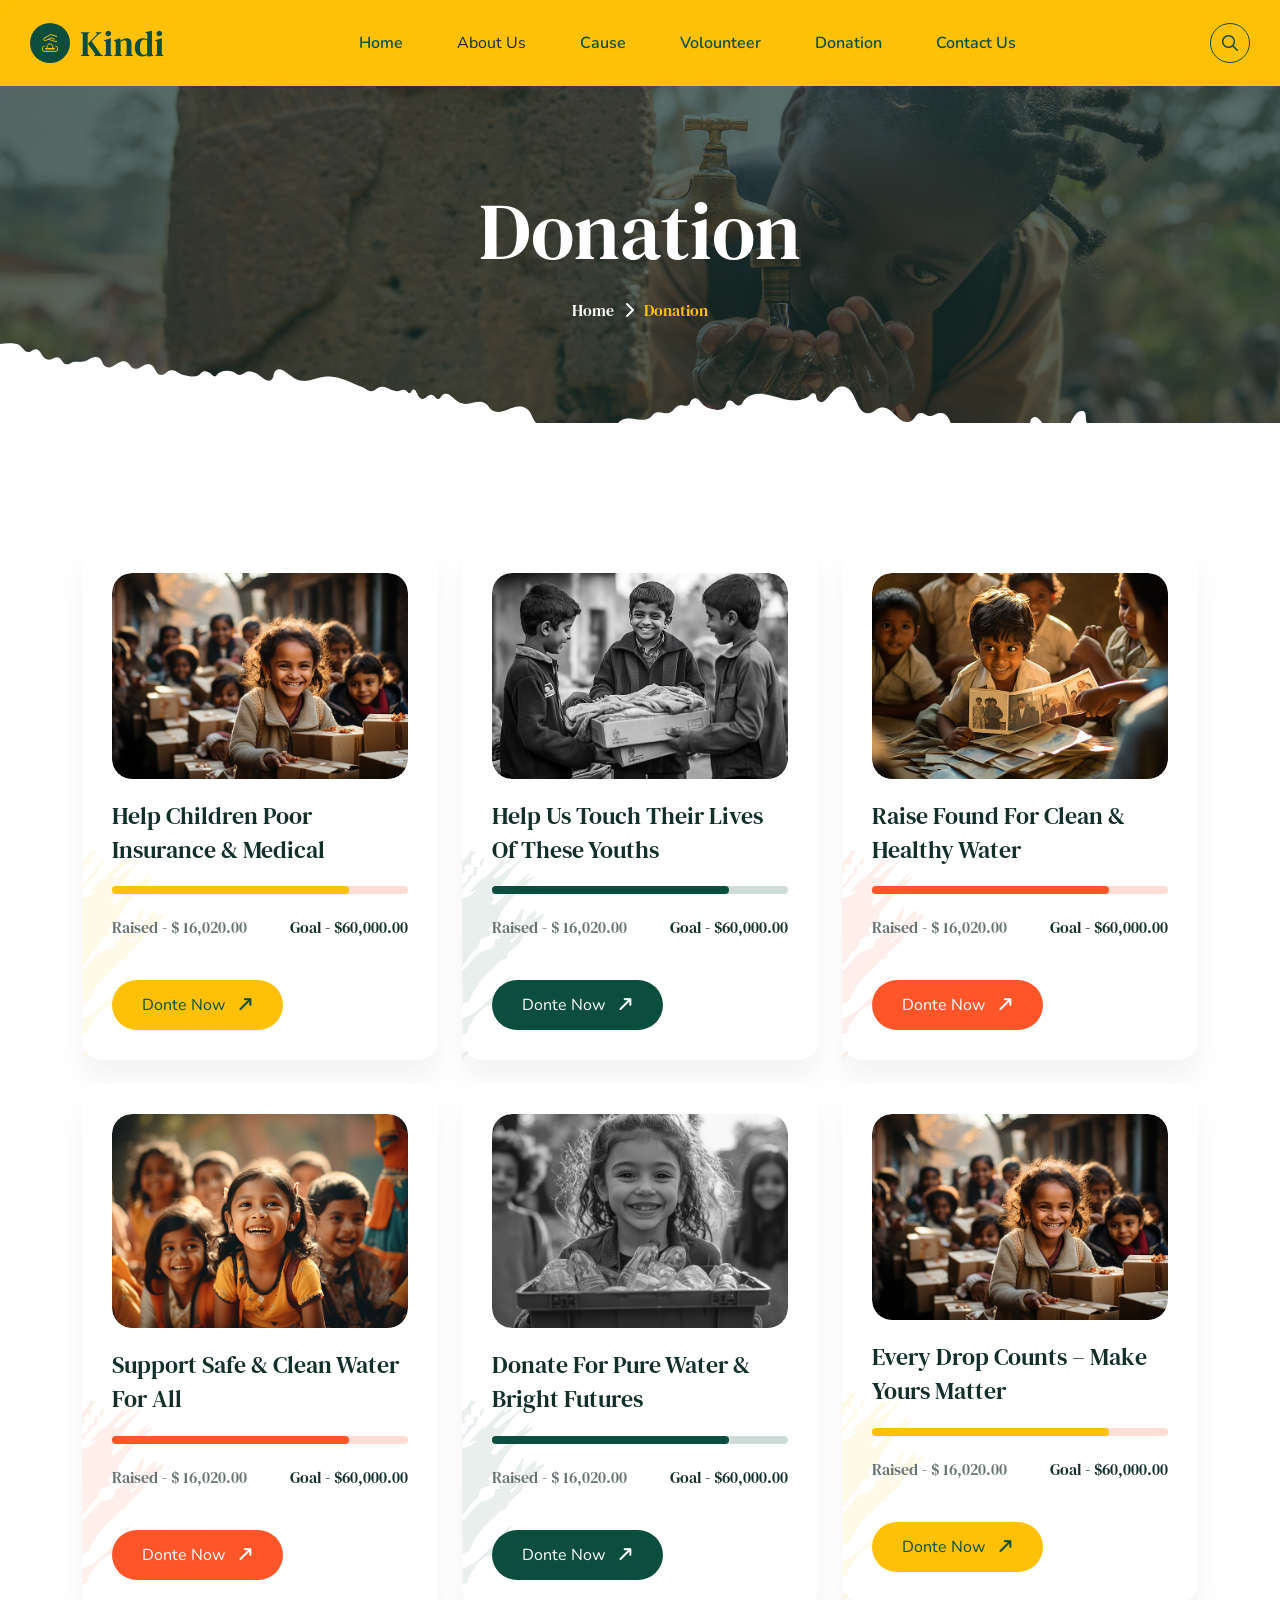
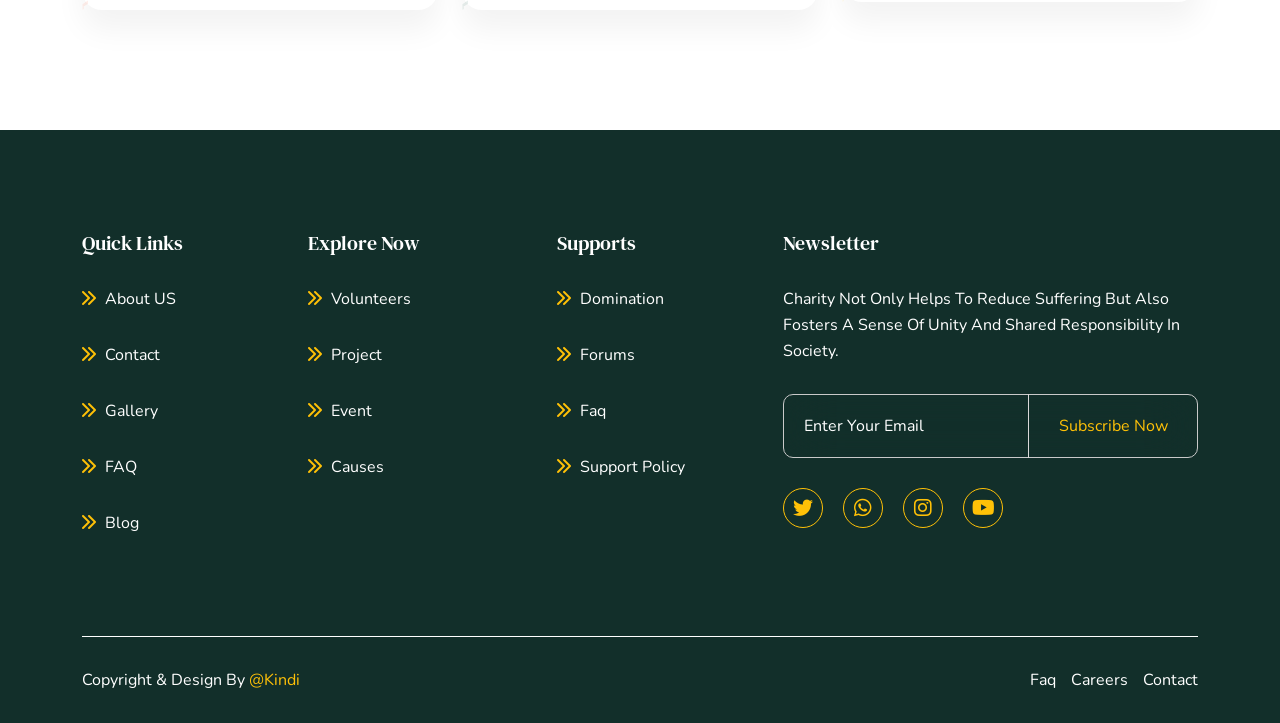
<file: donation.html>
<!DOCTYPE html>
<html lang="en">
    <!--<< Header Area >>-->
    

<head>
       <!-- ========== Meta Tags ========== -->
        <meta charset="UTF-8">
        <meta http-equiv="X-UA-Compatible" content="IE=edge">
        <meta name="viewport" content="width=device-width, initial-scale=1">
        <meta name="author" content="Pixel-plus">
        <meta name="description" content="Kindi - Non Profit Charity HTML Template">
        <!-- ======== Page title ============ -->
        <title>Kindi - Non Profit Charity </title>
        <!--<< Favcion >>-->
        <link rel="shortcut icon" href="assets/img/favicon.svg">
        <!--<< Bootstrap min.css >>-->
        <link rel="stylesheet" href="assets/css/bootstrap.min.css">
        <!--<< All Min Css >>-->
        <link rel="stylesheet" href="assets/css/all.min.css">
        <!--<< Animate.css >>-->
        <link rel="stylesheet" href="assets/css/animate.css">
        <!--<< Magnific Popup.css >>-->
        <link rel="stylesheet" href="assets/css/magnific-popup.css">
        <!--<< MeanMenu.css >>-->
        <link rel="stylesheet" href="assets/css/meanmenu.css">
        <!--<< Swiper Bundle.css >>-->
        <link rel="stylesheet" href="assets/css/swiper-bundle.min.css">
        <!--<< Nice Select.css >>-->
        <link rel="stylesheet" href="assets/css/nice-select.css">
        <!--<< Main.css >>-->
        <link rel="stylesheet" href="assets/css/main.css">
                            
    </head>
    <body>

      
        <!-- Preloader Start -->
        <div id="preloader" class="preloader">
            <div class="animation-preloader">
                <div class="spinner">                
                </div>
                <div class="txt-loading">
                    <span data-text-preloader="K" class="letters-loading">
                        K
                    </span>
                     <span data-text-preloader="I" class="letters-loading">
                        I
                    </span>
                     <span data-text-preloader="N" class="letters-loading">
                        N
                    </span>
                    <span data-text-preloader="D" class="letters-loading">
                        D
                    </span>
                    <span data-text-preloader="I" class="letters-loading">
                        I
                    </span>
                </div>
                <p class="text-center">Loading</p>
            </div>
            <div class="loader">
                <div class="row">
                    <div class="col-3 loader-section section-left">
                        <div class="bg"></div>
                    </div>
                    <div class="col-3 loader-section section-left">
                        <div class="bg"></div>
                    </div>
                    <div class="col-3 loader-section section-right">
                        <div class="bg"></div>
                    </div>
                    <div class="col-3 loader-section section-right">
                        <div class="bg"></div>
                    </div>
                </div>
            </div>
        </div>  

        <!-- Back To Top Start -->
        <button id="back-top" class="back-to-top show">
            <i class="fa-regular fa-arrow-up"></i>
        </button>

        <!-- MouseCursor Start -->
        <div class="mouseCursor cursor-outer"></div>
        <div class="mouseCursor cursor-inner"></div>

        <!-- Header-top-section-2 Start -->
       <div class="header-top-section-2 header-inner">
        <div class="container-fluid">
            <div class="header-top-wrapper-2 inner">
                <div class="header-left">
                    <ul class="list-icon">
                        <li>
                            <i class="fa-regular fa-location-dot"></i>
                            55 Street, 2nd Block, Malborne Australis
                        </li>
                        <li>
                              <i class="fa-solid fa-phone-volume"></i>
                            <a href="mailto:Support@example.com">Support@Kindi.com</a>
                        </li>
                        <li>
                             <i class="fa-solid fa-phone-volume"></i>
                             <a href="tel:+16336547896">+163 3654 7896</a>
                        </li>
                    </ul>
                </div>
                <div class="social-icon">
                    <a href="#"><i class="fa-brands fa-twitter"></i></a>
                    <a href="#"><i class="fa-brands fa-whatsapp"></i></a>
                    <a href="#"><i class="fa-brands fa-instagram"></i></a>
                    <a href="#"><i class="fa-brands fa-youtube"></i></a>
                </div>
            </div>
        </div>
       </div>


        <!-- Offcanvas Area Start -->
         <div class="fix-area">
            <div class="offcanvas__info">
                <div class="offcanvas__wrapper">
                    <div class="offcanvas__content">
                        <div class="offcanvas__top mb-5 d-flex justify-content-between align-items-center">
                            <div class="offcanvas__logo">
                                <a href="index.html">
                                    <img src="assets/img/logo/black-logo.svg" alt="logo-img">
                                </a>
                            </div>
                            <div class="offcanvas__close">
                                <button>
                                <i class="fas fa-times"></i>
                                </button>
                            </div>
                        </div>
                        <p class="text d-none d-xl-block">
                            Nullam dignissim, ante scelerisque the  is euismod fermentum odio sem semper the is erat, a feugiat leo urna eget eros. Duis Aenean a imperdiet risus.
                        </p>
                        <div class="mobile-menu fix mb-3"></div>
                        <div class="offcanvas__contact d-xl-block">
                            <h4 class="d-xl-block">Contact Info</h4>
                            <ul class="d-xl-block">
                                <li class="d-flex align-items-center">
                                    <div class="offcanvas__contact-icon">
                                        <i class="fal fa-map-marker-alt"></i>
                                    </div>
                                    <div class="offcanvas__contact-text">
                                        <a target="_blank" href="#">Main Street, Melbourne, Australia</a>
                                    </div>
                                </li>
                                <li class="d-flex align-items-center">
                                    <div class="offcanvas__contact-icon mr-15">
                                        <i class="fal fa-envelope"></i>
                                    </div>
                                    <div class="offcanvas__contact-text">
                                        <a href="mailto:info@example.com"><span class="mailto:info@example.com">info@Kindi.com</span></a>
                                    </div>
                                </li>
                                <li class="d-flex align-items-center">
                                    <div class="offcanvas__contact-icon mr-15">
                                        <i class="fal fa-clock"></i>
                                    </div>
                                    <div class="offcanvas__contact-text">
                                        <a target="_blank" href="#">Mod-friday, 09am -05pm</a>
                                    </div>
                                </li>
                                <li class="d-flex align-items-center">
                                    <div class="offcanvas__contact-icon mr-15">
                                        <i class="far fa-phone"></i>
                                    </div>
                                    <div class="offcanvas__contact-text">
                                        <a href="tel:+11002345909">+11002345909</a>
                                    </div>
                                </li>
                            </ul>
                            <div class="social-icon d-flex align-items-center">
                                <a href="#"><i class="fab fa-facebook-f"></i></a>
                                <a href="#"><i class="fab fa-twitter"></i></a>
                                <a href="#"><i class="fab fa-youtube"></i></a>
                                <a href="#"><i class="fab fa-linkedin-in"></i></a>
                            </div>
                        </div>
                    </div>
                </div>
            </div>
        </div>
        <div class="offcanvas__overlay"></div>
       
        <!-- Header Section Start -->
        <header id="header-sticky" class="header-1">
            <div class="container-fluid">
                <div class="mega-menu-wrapper">
                    <div class="header-main">
                        <div class="header-left">
                            <div class="logo">
                            <a href="index.html" class="header-logo">
                                <img src="assets/img/logo/black-logo.svg" alt="logo-img">
                            </a>
                        </div>
                        </div>
                        <div class="mean__menu-wrapper">
                                <div class="main-menu">
                                    <nav id="mobile-menu">
                                        <ul>
                                            <li>
                                                <a href="index.html">Home</a></li>
                                                <a href="about.html">About Us</a>
                                            </li>

                                            <li>
                                                <li><a href="project.html">Cause</a></li>
                                                <li><a href="volounteer.html">Volounteer</a></li>
                                                <li><a href="donation.html">Donation</a></li>   
                                            </li>
                                            <li>
                                                <a href="contact.html">Contact Us</a>
                                            </li>
                                        </ul>
                                    </nav>
                                </div>
                            </div> 
                          <div class="header-right d-flex justify-content-end align-items-center">
                            <a href="#" class="main-header__search search-toggler">
                                <i class="fa-regular fa-magnifying-glass"></i>
                            </a>
                            <div class="header-button">
                                <a href="donation-details.html" class="theme-btn">
                                  Donte Now <i class="fa-solid fa-arrow-right"></i>
                                </a>
                            </div>
                            <div class="header__hamburger d-xl-none my-auto">
                                <div class="sidebar__toggle">
                                    <i class="fas fa-bars"></i>
                                </div>
                            </div>
                        </div>
                    </div>
                </div>
            </div>
        </header>

         <!-- Search Area Start -->
        <div class="search-popup">
            <div class="search-popup__overlay search-toggler"></div>
            <div class="search-popup__content">
                <form role="search" method="get" class="search-popup__form" action="#">
                    <input type="text" id="search" name="search" placeholder="Search Here...">
                    <button type="submit" aria-label="search submit" class="search-btn">
                        <span><i class="fa-regular fa-magnifying-glass"></i></span>
                    </button>
                </form>
            </div>
        </div>
        
        <!-- Hero Section Start -->
        <div class="breadcrumb-wrapper fix bg-cover" style="background-image: url(assets/img/inner-page/breadcrumb.png);">
            <div class="container">
                <div class="page-heading">
                    <div class="breadcrumb-sub-title">
                        <h1 class="wow fadeInUp" data-wow-delay=".3s">Donation</h1>
                    </div>
                    <ul class="breadcrumb-items wow fadeInUp" data-wow-delay=".5s">
                    <li>
                        <a href="index.html">
                            Home
                        </a>
                    </li>
                    <li>
                        <i class="fa-solid fa-chevron-right"></i>
                    </li>
                    <li>
                       Donation
                    </li>
                  </ul>
                </div>
            </div>
        </div>

         <!-- Donation Section Start -->
         <section class="donation-section-2 section-padding fix">
            <div class="container">
                <div class="donation-wrapper-2">
                    <div class="row g-4">
                        <div class="col-xl-4 col-lg-6 col-md-6 wow fadeInUp" data-wow-delay=".3s">
                            <div class="donation-card-item-2 mt-0">
                                <div class="left-shape">
                                    <img src="assets/img/home-2/donation/shape-1.png" alt="img">
                                </div>
                                <div class="donation-image">
                                    <img src="assets/img/home-2/donation/01.jpg" alt="img">
                                    <div class="news-layer-wrapper">
                                    <div class="news-layer-image" style="background-image: url('assets/img/home-2/donation/01.jpg');"></div>
                                    <div class="news-layer-image" style="background-image: url('assets/img/home-2/donation/01.jpg');"></div>
                                    <div class="news-layer-image" style="background-image: url('assets/img/home-2/donation/01.jpg');"></div>
                                    <div class="news-layer-image" style="background-image: url('assets/img/home-2/donation/01.jpg');"></div>
                                </div>
                                </div>
                                <div class="donation-content">
                                    <h4>
                                        <a href="donation-details.html">Help Children Poor Insurance & Medical</a>
                                    </h4>
                                    <div class="pro-items">
                                        <div class="progress">
                                            <div class="progress-value style-two"></div>
                                        </div>
                                    </div>
                                    <ul class="donate-list">
                                        <li>
                                        Raised - $ 16,020.00
                                        </li>
                                        <li>
                                        <span>Goal - $60,000.00</span>
                                        </li>
                                    </ul>
                                    <a href="donation-details.html" class="theme-btn style-2">Donte Now  <i class="fa-solid fa-arrow-right-long"></i></a>
                                </div>
                            </div>
                        </div>
                        <div class="col-xl-4 col-lg-6 col-md-6 wow fadeInUp" data-wow-delay=".5s">
                            <div class="donation-card-item-2 mt-0">
                                <div class="left-shape">
                                    <img src="assets/img/home-2/donation/shape-2.png" alt="img">
                                </div>
                                <div class="donation-image">
                                    <img src="assets/img/home-2/donation/02.jpg" alt="img">
                                    <div class="news-layer-wrapper">
                                    <div class="news-layer-image" style="background-image: url('assets/img/home-2/donation/02.jpg');"></div>
                                    <div class="news-layer-image" style="background-image: url('assets/img/home-2/donation/02.jpg');"></div>
                                    <div class="news-layer-image" style="background-image: url('assets/img/home-2/donation/02.jpg');"></div>
                                    <div class="news-layer-image" style="background-image: url('assets/img/home-2/donation/02.jpg');"></div>
                                </div>
                                </div>
                                <div class="donation-content">
                                    <h4>
                                        <a href="donation-details.html">Help us touch their lives of these youths</a>
                                    </h4>
                                    <div class="pro-items style-2">
                                        <div class="progress">
                                            <div class="progress-value style-two"></div>
                                        </div>
                                    </div>
                                    <ul class="donate-list">
                                        <li>
                                        Raised - $ 16,020.00
                                        </li>
                                        <li>
                                        <span>Goal - $60,000.00</span>
                                        </li>
                                    </ul>
                                    <a href="donation-details.html" class="theme-btn">Donte Now  <i class="fa-solid fa-arrow-right-long"></i></a>
                                </div>
                            </div>
                        </div>
                        <div class="col-xl-4 col-lg-6 col-md-6 wow fadeInUp" data-wow-delay=".7s">
                            <div class="donation-card-item-2 mt-0">
                                <div class="left-shape">
                                    <img src="assets/img/home-2/donation/shape-3.png" alt="img">
                                </div>
                                <div class="donation-image">
                                    <img src="assets/img/home-2/donation/03.jpg" alt="img">
                                    <div class="news-layer-wrapper">
                                    <div class="news-layer-image" style="background-image: url('assets/img/home-2/donation/03.jpg');"></div>
                                    <div class="news-layer-image" style="background-image: url('assets/img/home-2/donation/03.jpg');"></div>
                                    <div class="news-layer-image" style="background-image: url('assets/img/home-2/donation/03.jpg');"></div>
                                    <div class="news-layer-image" style="background-image: url('assets/img/home-2/donation/03.jpg');"></div>
                                </div>
                                </div>
                                <div class="donation-content">
                                    <h4>
                                        <a href="donation-details.html">Raise found for clean & Healthy Water</a>
                                    </h4>
                                    <div class="pro-items style-3">
                                        <div class="progress">
                                            <div class="progress-value style-two"></div>
                                        </div>
                                    </div>
                                    <ul class="donate-list">
                                        <li>
                                        Raised - $ 16,020.00
                                        </li>
                                        <li>
                                        <span>Goal - $60,000.00</span>
                                        </li>
                                    </ul>
                                    <a href="donation-details.html" class="theme-btn style-3">Donte Now  <i class="fa-solid fa-arrow-right-long"></i></a>
                                </div>
                            </div>
                        </div>
                        <div class="col-xl-4 col-lg-6 col-md-6 wow fadeInUp" data-wow-delay=".3s">
                            <div class="donation-card-item-2 mt-0">
                                <div class="left-shape">
                                    <img src="assets/img/home-2/donation/shape-3.png" alt="img">
                                </div>
                                <div class="donation-image">
                                    <img src="assets/img/home-3/donation/01.jpg" alt="img">
                                    <div class="news-layer-wrapper">
                                    <div class="news-layer-image" style="background-image: url('assets/img/home-3/donation/01.jpg');"></div>
                                    <div class="news-layer-image" style="background-image: url('assets/img/home-3/donation/01.jpg');"></div>
                                    <div class="news-layer-image" style="background-image: url('assets/img/home-3/donation/01.jpg');"></div>
                                    <div class="news-layer-image" style="background-image: url('assets/img/home-3/donation/01.jpg');"></div>
                                </div>
                                </div>
                                <div class="donation-content">
                                    <h4>
                                        <a href="donation-details.html">Support Safe & Clean Water for All</a>
                                    </h4>
                                    <div class="pro-items style-3">
                                        <div class="progress">
                                            <div class="progress-value style-two"></div>
                                        </div>
                                    </div>
                                    <ul class="donate-list">
                                        <li>
                                        Raised - $ 16,020.00
                                        </li>
                                        <li>
                                        <span>Goal - $60,000.00</span>
                                        </li>
                                    </ul>
                                    <a href="donation-details.html" class="theme-btn style-3">Donte Now  <i class="fa-solid fa-arrow-right-long"></i></a>
                                </div>
                            </div>
                        </div>
                        <div class="col-xl-4 col-lg-6 col-md-6 wow fadeInUp" data-wow-delay=".5s">
                            <div class="donation-card-item-2 mt-0">
                                <div class="left-shape">
                                    <img src="assets/img/home-2/donation/shape-2.png" alt="img">
                                </div>
                                <div class="donation-image">
                                    <img src="assets/img/home-3/donation/02.jpg" alt="img">
                                    <div class="news-layer-wrapper">
                                    <div class="news-layer-image" style="background-image: url('assets/img/home-3/donation/02.jpg');"></div>
                                    <div class="news-layer-image" style="background-image: url('assets/img/home-3/donation/02.jpg');"></div>
                                    <div class="news-layer-image" style="background-image: url('assets/img/home-3/donation/02.jpg');"></div>
                                    <div class="news-layer-image" style="background-image: url('assets/img/home-3/donation/02.jpg');"></div>
                                </div>
                                </div>
                                <div class="donation-content">
                                    <h4>
                                        <a href="donation-details.html">Donate for Pure Water & Bright Futures</a>
                                    </h4>
                                    <div class="pro-items style-2">
                                        <div class="progress">
                                            <div class="progress-value style-two"></div>
                                        </div>
                                    </div>
                                    <ul class="donate-list">
                                        <li>
                                        Raised - $ 16,020.00
                                        </li>
                                        <li>
                                        <span>Goal - $60,000.00</span>
                                        </li>
                                    </ul>
                                    <a href="donation-details.html" class="theme-btn">Donte Now  <i class="fa-solid fa-arrow-right-long"></i></a>
                                </div>
                            </div>
                        </div>
                        <div class="col-xl-4 col-lg-6 col-md-6 wow fadeInUp" data-wow-delay=".7s">
                            <div class="donation-card-item-2 mt-0">
                                 <div class="left-shape">
                                    <img src="assets/img/home-2/donation/shape-1.png" alt="img">
                                </div>
                                <div class="donation-image">
                                    <img src="assets/img/home-2/donation/01.jpg" alt="img">
                                    <div class="news-layer-wrapper">
                                    <div class="news-layer-image" style="background-image: url('assets/img/home-3/donation/03.jpg');"></div>
                                    <div class="news-layer-image" style="background-image: url('assets/img/home-3/donation/03.jpg');"></div>
                                    <div class="news-layer-image" style="background-image: url('assets/img/home-3/donation/03.jpg');"></div>
                                    <div class="news-layer-image" style="background-image: url('assets/img/home-3/donation/03.jpg');"></div>
                                </div>
                                </div>
                                <div class="donation-content">
                                    <h4>
                                        <a href="donation-details.html">Every Drop Counts – Make Yours Matter</a>
                                    </h4>
                                    <div class="pro-items">
                                        <div class="progress">
                                            <div class="progress-value style-two"></div>
                                        </div>
                                    </div>
                                    <ul class="donate-list">
                                        <li>
                                        Raised - $ 16,020.00
                                        </li>
                                        <li>
                                        <span>Goal - $60,000.00</span>
                                        </li>
                                    </ul>
                                    <a href="donation-details.html" class="theme-btn style-2">Donte Now  <i class="fa-solid fa-arrow-right-long"></i></a>
                                </div>
                            </div>
                        </div>
                    </div>
                </div>
            </div>
         </section>

        <!-- Footer Section Start -->
          <footer class="footer-section header-bg fix">
            <div class="container">
                <div class="footer-widget-wrapper widget-inner">
                    <div class="row g-4 justify-content-between">
                        <div class="col-xl-2 col-md-6 col-lg-2 wow fadeInUp" data-wow-delay=".2s">
                            <div class="single-footer-widget">
                                <div class="wid-title">
                                    <h3>Quick Links</h3>
                                </div>
                                <ul class="list-area">
                                    <li>
                                        <a href="about.html">
                                            <i class="fa-solid fa-chevrons-right"></i>
                                            About US
                                        </a>
                                    </li>
                                    <li>
                                        <a href="contact.html">
                                            <i class="fa-solid fa-chevrons-right"></i>
                                           Contact
                                        </a>
                                    </li>
                                    <li>
                                        <a href="contact.html">
                                            <i class="fa-solid fa-chevrons-right"></i>
                                            Gallery
                                        </a>
                                    </li>
                                    <li>
                                        <a href="faq.html">
                                            <i class="fa-solid fa-chevrons-right"></i>
                                            FAQ
                                        </a>
                                    </li>
                                    <li>
                                        <a href="news-details.html">
                                            <i class="fa-solid fa-chevrons-right"></i>
                                            Blog
                                        </a>
                                    </li>
                                </ul>
                            </div>
                        </div>
                        <div class="col-xl-3 col-md-6 col-lg-3 ps-lg-5 wow fadeInUp" data-wow-delay=".4s">
                            <div class="single-footer-widget">
                                <div class="wid-title">
                                    <h3>Explore Now</h3>
                                </div>
                                <ul class="list-area">
                                    <li>
                                        <a href="volounteer-details.html">
                                            <i class="fa-solid fa-chevrons-right"></i>
                                            Volunteers
                                        </a>
                                    </li>
                                    <li>
                                        <a href="project-details.html">
                                            <i class="fa-solid fa-chevrons-right"></i>
                                           Project
                                        </a>
                                    </li>
                                    <li>
                                        <a href="event-details.html">
                                            <i class="fa-solid fa-chevrons-right"></i>
                                            Event
                                        </a>
                                    </li>
                                    <li>
                                        <a href="project-details.html">
                                            <i class="fa-solid fa-chevrons-right"></i>
                                            Causes
                                        </a>
                                    </li>
                                </ul>
                            </div>
                        </div>
                         <div class="col-xl-2 col-md-6 col-lg-2 wow fadeInUp" data-wow-delay=".6s">
                            <div class="single-footer-widget">
                                <div class="wid-title">
                                    <h3>Supports</h3>
                                </div>
                                <ul class="list-area">
                                    <li>
                                        <a href="donation-details.html">
                                            <i class="fa-solid fa-chevrons-right"></i>
                                            Domination
                                        </a>
                                    </li>
                                    <li>
                                        <a href="news.html">
                                            <i class="fa-solid fa-chevrons-right"></i>
                                           Forums
                                        </a>
                                    </li>
                                    <li>
                                        <a href="faq.html">
                                            <i class="fa-solid fa-chevrons-right"></i>
                                            Faq
                                        </a>
                                    </li>
                                    <li>
                                        <a href="contact.html">
                                            <i class="fa-solid fa-chevrons-right"></i>
                                            Support Policy
                                        </a>
                                    </li>
                                </ul>
                            </div>
                        </div>
                        <div class="col-xl-5 col-md-6 col-lg-5 ps-lg-5 wow fadeInUp" data-wow-delay=".8s">
                            <div class="single-footer-widget">
                                <div class="wid-title">
                                    <h3>Newsletter</h3>
                                </div>
                                <div class="footer-newsletter">
                                    <p>
                                        Charity not only helps to reduce suffering but also fosters a sense of unity and shared responsibility in society.
                                    </p>
                                    <form action="#">
                                        <div class="form-clt">
                                            <input type="text" name="email" id="email" placeholder="Enter Your Email">
                                            <button type="submit" class="theme-btn">
                                               Subscribe Now
                                            </button>
                                        </div>
                                    </form>
                                    <div class="social-icon">
                                        <a href="#"><i class="fa-brands fa-twitter"></i></a>
                                        <a href="#"><i class="fa-brands fa-whatsapp"></i></a>
                                        <a href="#"><i class="fa-brands fa-instagram"></i></a>
                                        <a href="#"><i class="fa-brands fa-youtube"></i></a>
                                    </div>
                                </div>
                            </div>
                        </div>
                    </div>
                </div>
                <div class="footer-bottom">
                    <div class="footer-wrapper">
                        <p>Copyright & Design By <span>@Kindi</span></p>
                        <ul class="footer-bottom-list">
                            <li>
                                <a href="faq.html">Faq</a>
                            </li>
                            <li>
                                <a href="contact.html">Careers</a>
                            </li>
                            <li>
                                <a href="contact.html">Contact</a>
                            </li>
                        </ul>
                    </div>
                </div>
            </div>
         </footer>

        <!--<< All JS Plugins >>-->
        <script src="assets/js/jquery-3.7.1.min.js"></script>
        <!--<< Viewport Js >>-->
        <script src="assets/js/viewport.jquery.js"></script>
        <!--<< Bootstrap Js >>-->
        <script src="assets/js/bootstrap.bundle.min.js"></script>
        <!--<< nice-selec Js >>-->
        <script src="assets/js/jquery.nice-select.min.js"></script>
        <!--<< Waypoints Js >>-->
        <script src="assets/js/jquery.waypoints.js"></script>
        <!--<< Counterup Js >>-->
        <script src="assets/js/jquery.counterup.min.js"></script>
        <!--<< Swiper Slider Js >>-->
        <script src="assets/js/swiper-bundle.min.js"></script>
        <!--<< MeanMenu Js >>-->
        <script src="assets/js/jquery.meanmenu.min.js"></script>
        <!--<< Magnific Popup Js >>-->
        <script src="assets/js/jquery.magnific-popup.min.js"></script>
        <!--<< Wow Animation Js >>-->
        <script src="assets/js/wow.min.js"></script>
        <!--<< Main.js >>-->
        <script src="assets/js/main.js"></script>
    </body>


</html>
</file>
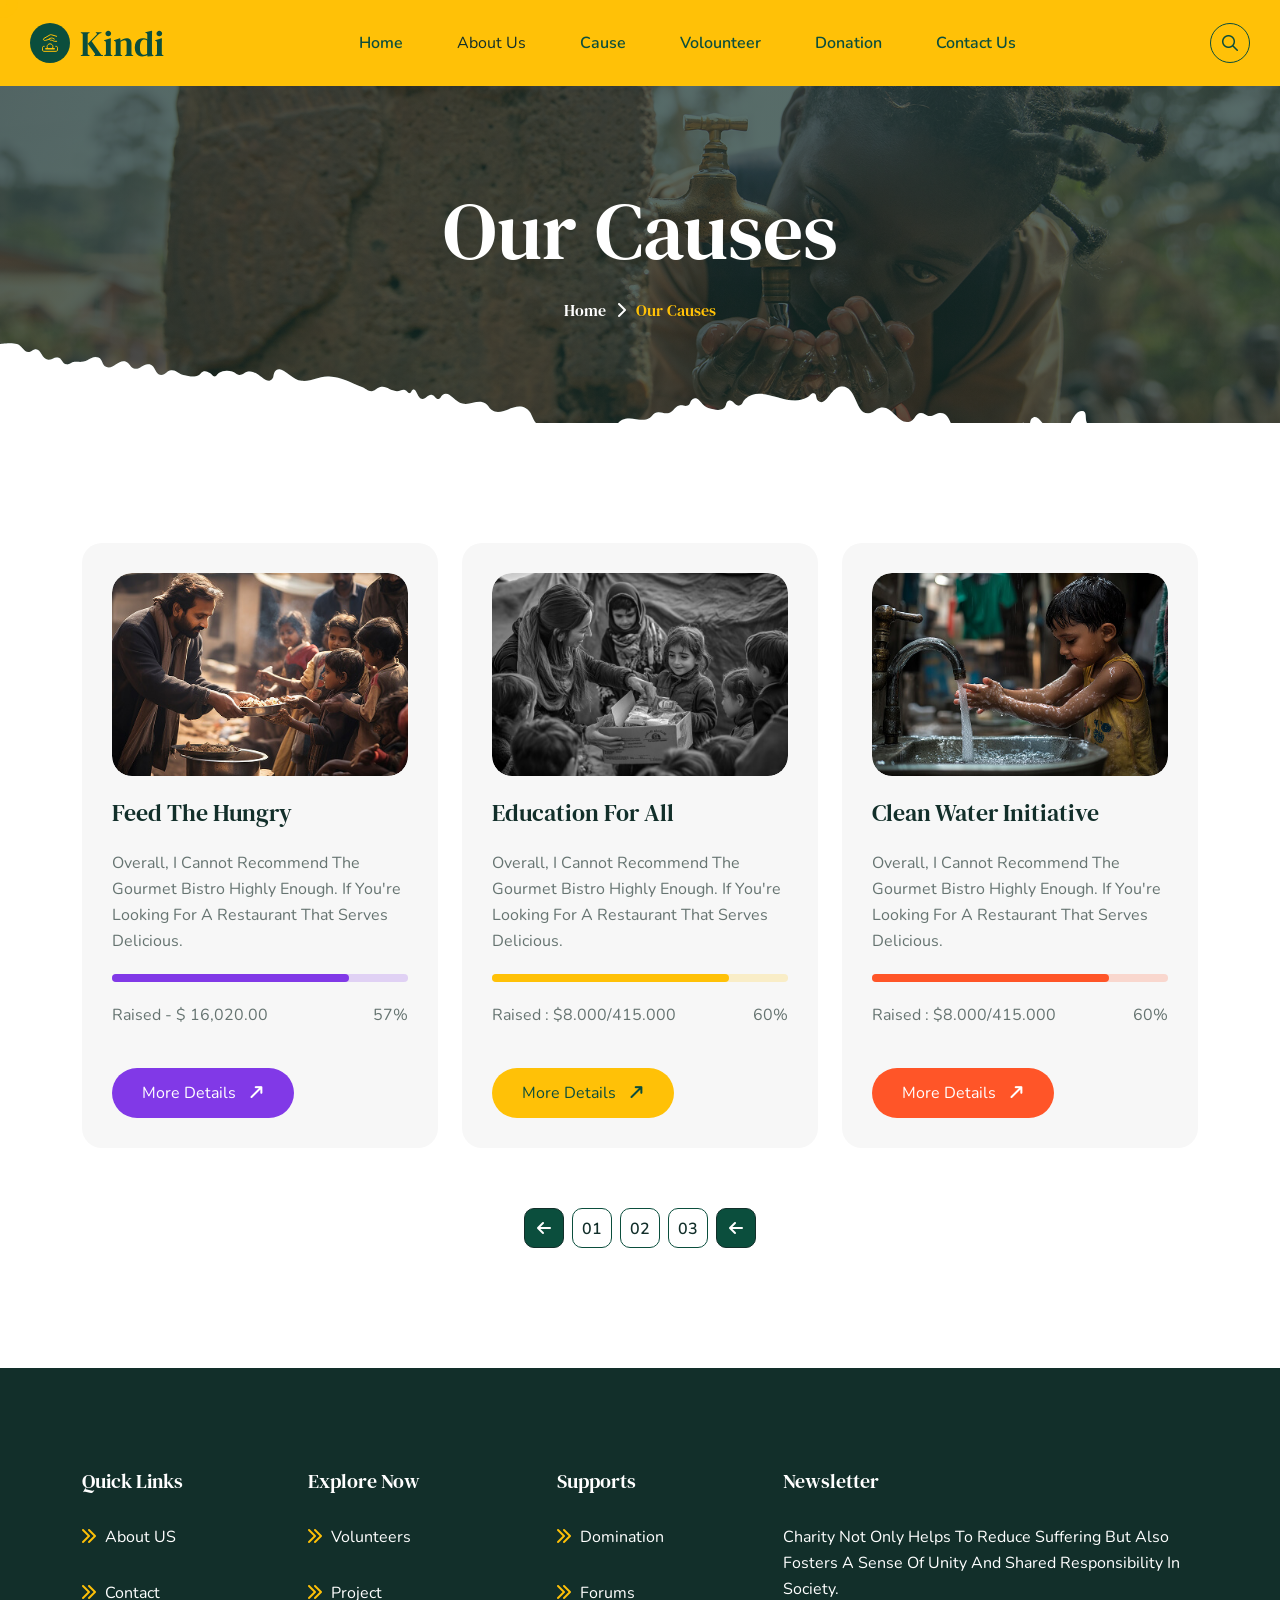
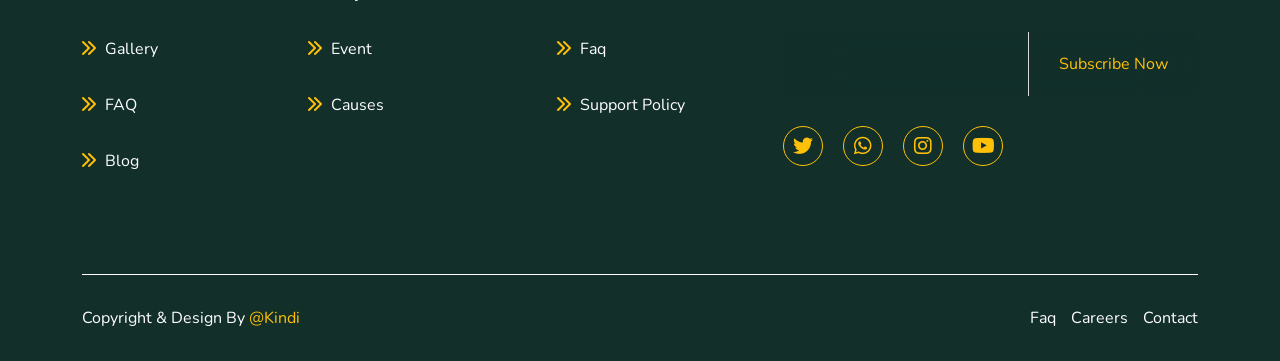
<file: project.html>
<!DOCTYPE html>
<html lang="en">
    <!--<< Header Area >>-->
    
<head>
       <!-- ========== Meta Tags ========== -->
        <meta charset="UTF-8">
        <meta http-equiv="X-UA-Compatible" content="IE=edge">
        <meta name="viewport" content="width=device-width, initial-scale=1">
        <meta name="author" content="Pixel-plus">
        <meta name="description" content="Kindi - Non Profit Charity HTML Template">
        <!-- ======== Page title ============ -->
        <title>Kindi - Non Profit Charity </title>
        <!--<< Favcion >>-->
        <link rel="shortcut icon" href="assets/img/favicon.svg">
        <!--<< Bootstrap min.css >>-->
        <link rel="stylesheet" href="assets/css/bootstrap.min.css">
        <!--<< All Min Css >>-->
        <link rel="stylesheet" href="assets/css/all.min.css">
        <!--<< Animate.css >>-->
        <link rel="stylesheet" href="assets/css/animate.css">
        <!--<< Magnific Popup.css >>-->
        <link rel="stylesheet" href="assets/css/magnific-popup.css">
        <!--<< MeanMenu.css >>-->
        <link rel="stylesheet" href="assets/css/meanmenu.css">
        <!--<< Swiper Bundle.css >>-->
        <link rel="stylesheet" href="assets/css/swiper-bundle.min.css">
        <!--<< Nice Select.css >>-->
        <link rel="stylesheet" href="assets/css/nice-select.css">
        <!--<< Main.css >>-->
        <link rel="stylesheet" href="assets/css/main.css">
                            
    </head>
    <body>

      
        <!-- Preloader Start -->
        <div id="preloader" class="preloader">
            <div class="animation-preloader">
                <div class="spinner">                
                </div>
                <div class="txt-loading">
                    <span data-text-preloader="K" class="letters-loading">
                        K
                    </span>
                     <span data-text-preloader="I" class="letters-loading">
                        I
                    </span>
                     <span data-text-preloader="N" class="letters-loading">
                        N
                    </span>
                    <span data-text-preloader="D" class="letters-loading">
                        D
                    </span>
                    <span data-text-preloader="I" class="letters-loading">
                        I
                    </span>
                </div>
                <p class="text-center">Loading</p>
            </div>
            <div class="loader">
                <div class="row">
                    <div class="col-3 loader-section section-left">
                        <div class="bg"></div>
                    </div>
                    <div class="col-3 loader-section section-left">
                        <div class="bg"></div>
                    </div>
                    <div class="col-3 loader-section section-right">
                        <div class="bg"></div>
                    </div>
                    <div class="col-3 loader-section section-right">
                        <div class="bg"></div>
                    </div>
                </div>
            </div>
        </div>  

        <!-- Back To Top Start -->
        <button id="back-top" class="back-to-top show">
            <i class="fa-regular fa-arrow-up"></i>
        </button>

        <!-- MouseCursor Start -->
        <div class="mouseCursor cursor-outer"></div>
        <div class="mouseCursor cursor-inner"></div>

        <!-- Header-top-section-2 Start -->
       <div class="header-top-section-2 header-inner">
        <div class="container-fluid">
            <div class="header-top-wrapper-2 inner">
                <div class="header-left">
                    <ul class="list-icon">
                        <li>
                            <i class="fa-regular fa-location-dot"></i>
                            55 Street, 2nd Block, Malborne Australis
                        </li>
                        <li>
                              <i class="fa-solid fa-phone-volume"></i>
                            <a href="mailto:Support@example.com">Support@Kindi.com</a>
                        </li>
                        <li>
                             <i class="fa-solid fa-phone-volume"></i>
                             <a href="tel:+16336547896">+163 3654 7896</a>
                        </li>
                    </ul>
                </div>
                <div class="social-icon">
                    <a href="#"><i class="fa-brands fa-twitter"></i></a>
                    <a href="#"><i class="fa-brands fa-whatsapp"></i></a>
                    <a href="#"><i class="fa-brands fa-instagram"></i></a>
                    <a href="#"><i class="fa-brands fa-youtube"></i></a>
                </div>
            </div>
        </div>
       </div>


        <!-- Offcanvas Area Start -->
         <div class="fix-area">
            <div class="offcanvas__info">
                <div class="offcanvas__wrapper">
                    <div class="offcanvas__content">
                        <div class="offcanvas__top mb-5 d-flex justify-content-between align-items-center">
                            <div class="offcanvas__logo">
                                <a href="index.html">
                                    <img src="assets/img/logo/black-logo.svg" alt="logo-img">
                                </a>
                            </div>
                            <div class="offcanvas__close">
                                <button>
                                <i class="fas fa-times"></i>
                                </button>
                            </div>
                        </div>
                        <p class="text d-none d-xl-block">
                            Nullam dignissim, ante scelerisque the  is euismod fermentum odio sem semper the is erat, a feugiat leo urna eget eros. Duis Aenean a imperdiet risus.
                        </p>
                        <div class="mobile-menu fix mb-3"></div>
                        <div class="offcanvas__contact d-xl-block">
                            <h4 class="d-xl-block">Contact Info</h4>
                            <ul class="d-xl-block">
                                <li class="d-flex align-items-center">
                                    <div class="offcanvas__contact-icon">
                                        <i class="fal fa-map-marker-alt"></i>
                                    </div>
                                    <div class="offcanvas__contact-text">
                                        <a target="_blank" href="#">Main Street, Melbourne, Australia</a>
                                    </div>
                                </li>
                                <li class="d-flex align-items-center">
                                    <div class="offcanvas__contact-icon mr-15">
                                        <i class="fal fa-envelope"></i>
                                    </div>
                                    <div class="offcanvas__contact-text">
                                        <a href="mailto:info@example.com"><span class="mailto:info@example.com">info@Kindi.com</span></a>
                                    </div>
                                </li>
                                <li class="d-flex align-items-center">
                                    <div class="offcanvas__contact-icon mr-15">
                                        <i class="fal fa-clock"></i>
                                    </div>
                                    <div class="offcanvas__contact-text">
                                        <a target="_blank" href="#">Mod-friday, 09am -05pm</a>
                                    </div>
                                </li>
                                <li class="d-flex align-items-center">
                                    <div class="offcanvas__contact-icon mr-15">
                                        <i class="far fa-phone"></i>
                                    </div>
                                    <div class="offcanvas__contact-text">
                                        <a href="tel:+11002345909">+11002345909</a>
                                    </div>
                                </li>
                            </ul>
                            <div class="social-icon d-flex align-items-center">
                                <a href="#"><i class="fab fa-facebook-f"></i></a>
                                <a href="#"><i class="fab fa-twitter"></i></a>
                                <a href="#"><i class="fab fa-youtube"></i></a>
                                <a href="#"><i class="fab fa-linkedin-in"></i></a>
                            </div>
                        </div>
                    </div>
                </div>
            </div>
        </div>
        <div class="offcanvas__overlay"></div>
       
        <!-- Header Section Start -->
        <header id="header-sticky" class="header-1">
            <div class="container-fluid">
                <div class="mega-menu-wrapper">
                    <div class="header-main">
                        <div class="header-left">
                            <div class="logo">
                            <a href="index.html" class="header-logo">
                                <img src="assets/img/logo/black-logo.svg" alt="logo-img">
                            </a>
                        </div>
                        </div>
                        <div class="mean__menu-wrapper">
                                <div class="main-menu">
                                    <nav id="mobile-menu">
                                        <ul>
                                            <li>
                                                <a href="index.html">Home</a></li>
                                                <a href="about.html">About Us</a>
                                            </li>

                                            <li>
                                                <li><a href="project.html">Cause</a></li>
                                                <li><a href="volounteer.html">Volounteer</a></li>
                                                <li><a href="donation.html">Donation</a></li>   
                                            </li>
                                            <li>
                                                <a href="contact.html">Contact Us</a>
                                            </li>
                                        </ul>
                                    </nav>
                                </div>
                            </div> 
                          <div class="header-right d-flex justify-content-end align-items-center">
                            <a href="#" class="main-header__search search-toggler">
                                <i class="fa-regular fa-magnifying-glass"></i>
                            </a>
                            <div class="header-button">
                                <a href="donation-details.html" class="theme-btn">
                                  Donte Now <i class="fa-solid fa-arrow-right"></i>
                                </a>
                            </div>
                            <div class="header__hamburger d-xl-none my-auto">
                                <div class="sidebar__toggle">
                                    <i class="fas fa-bars"></i>
                                </div>
                            </div>
                        </div>
                    </div>
                </div>
            </div>
        </header>

         <!-- Search Area Start -->
        <div class="search-popup">
            <div class="search-popup__overlay search-toggler"></div>
            <div class="search-popup__content">
                <form role="search" method="get" class="search-popup__form" action="#">
                    <input type="text" id="search" name="search" placeholder="Search Here...">
                    <button type="submit" aria-label="search submit" class="search-btn">
                        <span><i class="fa-regular fa-magnifying-glass"></i></span>
                    </button>
                </form>
            </div>
        </div>
        
        <!-- Hero Section Start -->
        <div class="breadcrumb-wrapper fix bg-cover" style="background-image: url(assets/img/inner-page/breadcrumb.png);">
            <div class="container">
                <div class="page-heading">
                    <div class="breadcrumb-sub-title">
                        <h1 class="wow fadeInUp" data-wow-delay=".3s">Our Causes</h1>
                    </div>
                    <ul class="breadcrumb-items wow fadeInUp" data-wow-delay=".5s">
                    <li>
                        <a href="index.html">
                            Home
                        </a>
                    </li>
                    <li>
                        <i class="fa-solid fa-chevron-right"></i>
                    </li>
                    <li>
                       Our Causes
                    </li>
                  </ul>
                </div>
            </div>
        </div>

        <!-- Casuss Section Start -->
         <section class="casuss-section-3 section-padding fix">
            <div class="container">
                <div class="row g-4">
                    <div class="col-xl-4 col-lg-6 col-md-6 wow fadeInUp" data-wow-delay=".3s">
                        <div class="causes-card-item-3 mt-0">
                            <div class="causes-image">
                                <img src="assets/img/home-2/donation/04.jpg" alt="img">
                                <div class="causes-layer-wrapper">
                                <div class="causes-layer-image" style="background-image: url('assets/img/home-2/donation/04.jpg');"></div>
                                <div class="causes-layer-image" style="background-image: url('assets/img/home-2/donation/04.jpg');"></div>
                                <div class="causes-layer-image" style="background-image: url('assets/img/home-2/donation/04.jpg');"></div>
                                <div class="causes-layer-image" style="background-image: url('assets/img/home-2/donation/04.jpg');"></div>
                            </div>
                            </div>
                            <div class="causes-content">
                                <h4>
                                    <a href="project-details.html">Feed The Hungry</a>
                                </h4>
                                <p>
                                    Overall, I cannot recommend The Gourmet Bistro highly enough. If you're looking for a restaurant that serves delicious.
                                </p>
                                <div class="pro-items">
                                    <div class="progress">
                                        <div class="progress-value style-two"></div>
                                    </div>
                                </div>
                                <ul class="donate-list">
                                    <li>
                                    Raised - $ 16,020.00
                                    </li>
                                    <li>
                                    57%
                                    </li>
                                </ul>
                                <a href="project-details.html" class="theme-btn">More Details <i class="fa-solid fa-arrow-right-long"></i></a>
                            </div>
                        </div>
                    </div>
                    <div class="col-xl-4 col-lg-6 col-md-6 wow fadeInUp" data-wow-delay=".5s">
                        <div class="causes-card-item-3 mt-0">
                            <div class="causes-image">
                                <img src="assets/img/home-2/donation/05.jpg" alt="img">
                                <div class="causes-layer-wrapper">
                                <div class="causes-layer-image" style="background-image: url('assets/img/home-2/donation/05.jpg');"></div>
                                <div class="causes-layer-image" style="background-image: url('assets/img/home-2/donation/05.jpg');"></div>
                                <div class="causes-layer-image" style="background-image: url('assets/img/home-2/donation/05.jpg');"></div>
                                <div class="causes-layer-image" style="background-image: url('assets/img/home-2/donation/05.jpg');"></div>
                            </div>
                            </div>
                            <div class="causes-content">
                                <h4>
                                    <a href="project-details.html">Education For All</a>
                                </h4>
                                <p>
                                    Overall, I cannot recommend The Gourmet Bistro highly enough. If you're looking for a restaurant that serves delicious.
                                </p>
                                <div class="pro-items style-2">
                                    <div class="progress">
                                        <div class="progress-value style-two"></div>
                                    </div>
                                </div>
                                <ul class="donate-list">
                                    <li>
                                      Raised : $8.000/415.000
                                    </li>
                                    <li>
                                      60%
                                    </li>
                                </ul>
                                <a href="project-details.html" class="theme-btn style-2">More Details <i class="fa-solid fa-arrow-right-long"></i></a>
                            </div>
                        </div>
                    </div>
                    <div class="col-xl-4 col-lg-6 col-md-6 wow fadeInUp" data-wow-delay=".7s">
                        <div class="causes-card-item-3 mt-0">
                            <div class="causes-image">
                                <img src="assets/img/home-2/donation/06.jpg" alt="img">
                                <div class="causes-layer-wrapper">
                                <div class="causes-layer-image" style="background-image: url('assets/img/home-2/donation/06.jpg');"></div>
                                <div class="causes-layer-image" style="background-image: url('assets/img/home-2/donation/06.jpg');"></div>
                                <div class="causes-layer-image" style="background-image: url('assets/img/home-2/donation/06.jpg');"></div>
                                <div class="causes-layer-image" style="background-image: url('assets/img/home-2/donation/06.jpg');"></div>
                            </div>
                            </div>
                            <div class="causes-content">
                                <h4>
                                    <a href="project-details.html">Clean Water Initiative</a>
                                </h4>
                                <p>
                                    Overall, I cannot recommend The Gourmet Bistro highly enough. If you're looking for a restaurant that serves delicious.
                                </p>
                                <div class="pro-items style-3">
                                    <div class="progress">
                                        <div class="progress-value style-two"></div>
                                    </div>
                                </div>
                                <ul class="donate-list">
                                    <li>
                                      Raised : $8.000/415.000
                                    </li>
                                    <li>
                                      60%
                                    </li>
                                </ul>
                                <a href="project-details.html" class="theme-btn style-3">More Details <i class="fa-solid fa-arrow-right-long"></i></a>
                            </div>
                        </div>
                    </div>
                </div>
                <div class="page-nav-wrap text-center">
                    <ul>
                        <li><a class="page-numbers style-2" href="#"><i class="fa-solid fa-arrow-left"></i></a></li>
                        <li class="active"><a class="page-numbers" href="#">01</a></li>
                        <li><a class="page-numbers" href="#">02</a></li>
                        <li><a class="page-numbers" href="#">03</a></li>
                        <li><a class="page-numbers style-2" href="#"><i class="fa-solid fa-arrow-left"></i></a></li>
                    </ul>
                </div>
            </div>
         </section>


        <!-- Footer Section Start -->
          <footer class="footer-section header-bg fix">
            <div class="container">
                <div class="footer-widget-wrapper widget-inner">
                    <div class="row g-4 justify-content-between">
                        <div class="col-xl-2 col-md-6 col-lg-2 wow fadeInUp" data-wow-delay=".2s">
                            <div class="single-footer-widget">
                                <div class="wid-title">
                                    <h3>Quick Links</h3>
                                </div>
                                <ul class="list-area">
                                    <li>
                                        <a href="about.html">
                                            <i class="fa-solid fa-chevrons-right"></i>
                                            About US
                                        </a>
                                    </li>
                                    <li>
                                        <a href="contact.html">
                                            <i class="fa-solid fa-chevrons-right"></i>
                                           Contact
                                        </a>
                                    </li>
                                    <li>
                                        <a href="contact.html">
                                            <i class="fa-solid fa-chevrons-right"></i>
                                            Gallery
                                        </a>
                                    </li>
                                    <li>
                                        <a href="faq.html">
                                            <i class="fa-solid fa-chevrons-right"></i>
                                            FAQ
                                        </a>
                                    </li>
                                    <li>
                                        <a href="news-details.html">
                                            <i class="fa-solid fa-chevrons-right"></i>
                                            Blog
                                        </a>
                                    </li>
                                </ul>
                            </div>
                        </div>
                        <div class="col-xl-3 col-md-6 col-lg-3 ps-lg-5 wow fadeInUp" data-wow-delay=".4s">
                            <div class="single-footer-widget">
                                <div class="wid-title">
                                    <h3>Explore Now</h3>
                                </div>
                                <ul class="list-area">
                                    <li>
                                        <a href="volounteer-details.html">
                                            <i class="fa-solid fa-chevrons-right"></i>
                                            Volunteers
                                        </a>
                                    </li>
                                    <li>
                                        <a href="project-details.html">
                                            <i class="fa-solid fa-chevrons-right"></i>
                                           Project
                                        </a>
                                    </li>
                                    <li>
                                        <a href="event-details.html">
                                            <i class="fa-solid fa-chevrons-right"></i>
                                            Event
                                        </a>
                                    </li>
                                    <li>
                                        <a href="project-details.html">
                                            <i class="fa-solid fa-chevrons-right"></i>
                                            Causes
                                        </a>
                                    </li>
                                </ul>
                            </div>
                        </div>
                         <div class="col-xl-2 col-md-6 col-lg-2 wow fadeInUp" data-wow-delay=".6s">
                            <div class="single-footer-widget">
                                <div class="wid-title">
                                    <h3>Supports</h3>
                                </div>
                                <ul class="list-area">
                                    <li>
                                        <a href="donation-details.html">
                                            <i class="fa-solid fa-chevrons-right"></i>
                                            Domination
                                        </a>
                                    </li>
                                    <li>
                                        <a href="news.html">
                                            <i class="fa-solid fa-chevrons-right"></i>
                                           Forums
                                        </a>
                                    </li>
                                    <li>
                                        <a href="faq.html">
                                            <i class="fa-solid fa-chevrons-right"></i>
                                            Faq
                                        </a>
                                    </li>
                                    <li>
                                        <a href="contact.html">
                                            <i class="fa-solid fa-chevrons-right"></i>
                                            Support Policy
                                        </a>
                                    </li>
                                </ul>
                            </div>
                        </div>
                        <div class="col-xl-5 col-md-6 col-lg-5 ps-lg-5 wow fadeInUp" data-wow-delay=".8s">
                            <div class="single-footer-widget">
                                <div class="wid-title">
                                    <h3>Newsletter</h3>
                                </div>
                                <div class="footer-newsletter">
                                    <p>
                                        Charity not only helps to reduce suffering but also fosters a sense of unity and shared responsibility in society.
                                    </p>
                                    <form action="#">
                                        <div class="form-clt">
                                            <input type="text" name="email" id="email" placeholder="Enter Your Email">
                                            <button type="submit" class="theme-btn">
                                               Subscribe Now
                                            </button>
                                        </div>
                                    </form>
                                    <div class="social-icon">
                                        <a href="#"><i class="fa-brands fa-twitter"></i></a>
                                        <a href="#"><i class="fa-brands fa-whatsapp"></i></a>
                                        <a href="#"><i class="fa-brands fa-instagram"></i></a>
                                        <a href="#"><i class="fa-brands fa-youtube"></i></a>
                                    </div>
                                </div>
                            </div>
                        </div>
                    </div>
                </div>
                <div class="footer-bottom">
                    <div class="footer-wrapper">
                        <p>Copyright & Design By <span>@Kindi</span></p>
                        <ul class="footer-bottom-list">
                            <li>
                                <a href="faq.html">Faq</a>
                            </li>
                            <li>
                                <a href="contact.html">Careers</a>
                            </li>
                            <li>
                                <a href="contact.html">Contact</a>
                            </li>
                        </ul>
                    </div>
                </div>
            </div>
         </footer>

        <!--<< All JS Plugins >>-->
        <script src="assets/js/jquery-3.7.1.min.js"></script>
        <!--<< Viewport Js >>-->
        <script src="assets/js/viewport.jquery.js"></script>
        <!--<< Bootstrap Js >>-->
        <script src="assets/js/bootstrap.bundle.min.js"></script>
        <!--<< nice-selec Js >>-->
        <script src="assets/js/jquery.nice-select.min.js"></script>
        <!--<< Waypoints Js >>-->
        <script src="assets/js/jquery.waypoints.js"></script>
        <!--<< Counterup Js >>-->
        <script src="assets/js/jquery.counterup.min.js"></script>
        <!--<< Swiper Slider Js >>-->
        <script src="assets/js/swiper-bundle.min.js"></script>
        <!--<< MeanMenu Js >>-->
        <script src="assets/js/jquery.meanmenu.min.js"></script>
        <!--<< Magnific Popup Js >>-->
        <script src="assets/js/jquery.magnific-popup.min.js"></script>
        <!--<< Wow Animation Js >>-->
        <script src="assets/js/wow.min.js"></script>
        <!--<< Main.js >>-->
        <script src="assets/js/main.js"></script>
    </body>

</html>
</file>
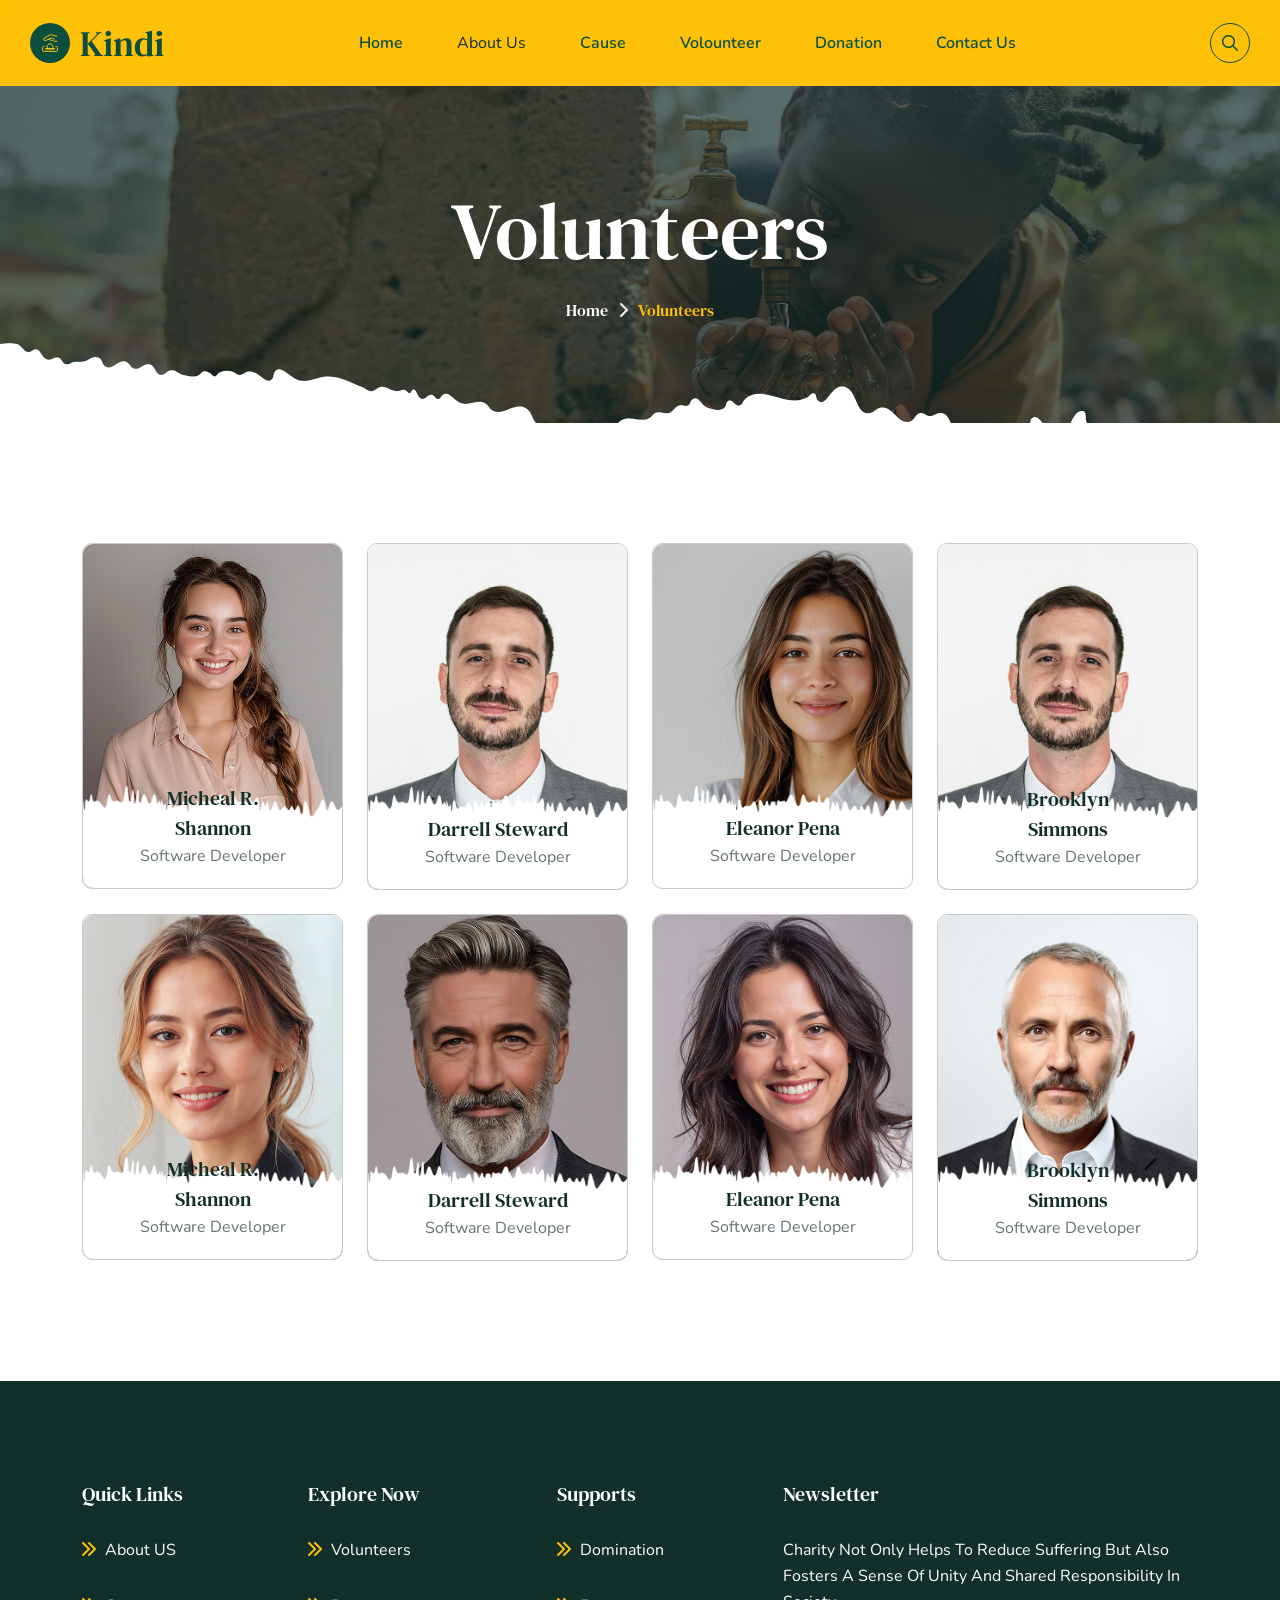
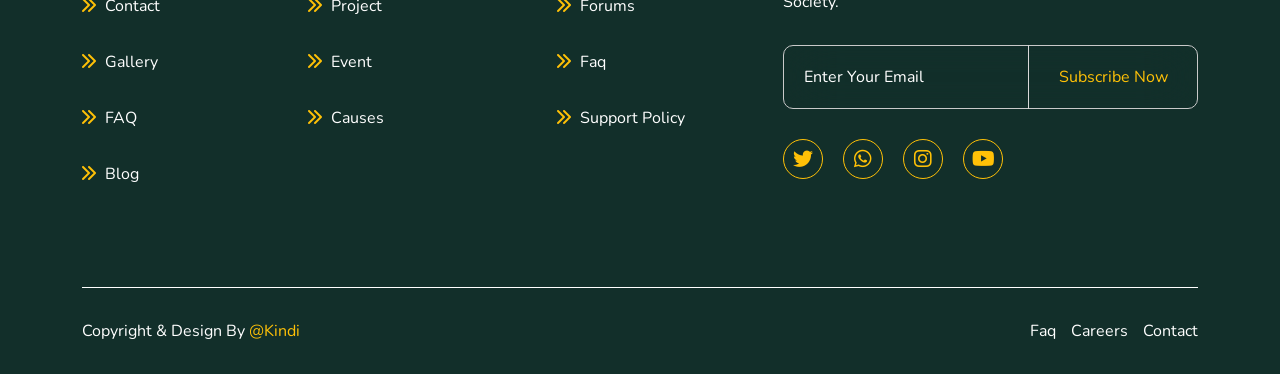
<file: volounteer.html>
<!DOCTYPE html>
<html lang="en">
    <!--<< Header Area >>-->
    
<head>
       <!-- ========== Meta Tags ========== -->
        <meta charset="UTF-8">
        <meta http-equiv="X-UA-Compatible" content="IE=edge">
        <meta name="viewport" content="width=device-width, initial-scale=1">
        <meta name="author" content="Pixel-plus">
        <meta name="description" content="Kindi - Non Profit Charity HTML Template">
        <!-- ======== Page title ============ -->
        <title>Kindi - Non Profit Charity</title>
        <!--<< Favcion >>-->
        <link rel="shortcut icon" href="assets/img/favicon.svg">
        <!--<< Bootstrap min.css >>-->
        <link rel="stylesheet" href="assets/css/bootstrap.min.css">
        <!--<< All Min Css >>-->
        <link rel="stylesheet" href="assets/css/all.min.css">
        <!--<< Animate.css >>-->
        <link rel="stylesheet" href="assets/css/animate.css">
        <!--<< Magnific Popup.css >>-->
        <link rel="stylesheet" href="assets/css/magnific-popup.css">
        <!--<< MeanMenu.css >>-->
        <link rel="stylesheet" href="assets/css/meanmenu.css">
        <!--<< Swiper Bundle.css >>-->
        <link rel="stylesheet" href="assets/css/swiper-bundle.min.css">
        <!--<< Nice Select.css >>-->
        <link rel="stylesheet" href="assets/css/nice-select.css">
        <!--<< Main.css >>-->
        <link rel="stylesheet" href="assets/css/main.css">
                            
    </head>
    <body>

      
        <!-- Preloader Start -->
        <div id="preloader" class="preloader">
            <div class="animation-preloader">
                <div class="spinner">                
                </div>
                <div class="txt-loading">
                    <span data-text-preloader="K" class="letters-loading">
                        K
                    </span>
                     <span data-text-preloader="I" class="letters-loading">
                        I
                    </span>
                     <span data-text-preloader="N" class="letters-loading">
                        N
                    </span>
                    <span data-text-preloader="D" class="letters-loading">
                        D
                    </span>
                    <span data-text-preloader="I" class="letters-loading">
                        I
                    </span>
                </div>
                <p class="text-center">Loading</p>
            </div>
            <div class="loader">
                <div class="row">
                    <div class="col-3 loader-section section-left">
                        <div class="bg"></div>
                    </div>
                    <div class="col-3 loader-section section-left">
                        <div class="bg"></div>
                    </div>
                    <div class="col-3 loader-section section-right">
                        <div class="bg"></div>
                    </div>
                    <div class="col-3 loader-section section-right">
                        <div class="bg"></div>
                    </div>
                </div>
            </div>
        </div>  

        <!-- Back To Top Start -->
        <button id="back-top" class="back-to-top show">
            <i class="fa-regular fa-arrow-up"></i>
        </button>

        <!-- MouseCursor Start -->
        <div class="mouseCursor cursor-outer"></div>
        <div class="mouseCursor cursor-inner"></div>

         <!-- Header-top-section-2 Start -->
       <div class="header-top-section-2 header-inner">
        <div class="container-fluid">
            <div class="header-top-wrapper-2 inner">
                <div class="header-left">
                    <ul class="list-icon">
                        <li>
                            <i class="fa-regular fa-location-dot"></i>
                            55 Street, 2nd Block, Malborne Australis
                        </li>
                        <li>
                              <i class="fa-solid fa-phone-volume"></i>
                            <a href="mailto:Support@example.com">Support@Kindi.com</a>
                        </li>
                        <li>
                             <i class="fa-solid fa-phone-volume"></i>
                             <a href="tel:+16336547896">+163 3654 7896</a>
                        </li>
                    </ul>
                </div>
                <div class="social-icon">
                    <a href="#"><i class="fa-brands fa-twitter"></i></a>
                    <a href="#"><i class="fa-brands fa-whatsapp"></i></a>
                    <a href="#"><i class="fa-brands fa-instagram"></i></a>
                    <a href="#"><i class="fa-brands fa-youtube"></i></a>
                </div>
            </div>
        </div>
       </div>


        <!-- Offcanvas Area Start -->
         <div class="fix-area">
            <div class="offcanvas__info">
                <div class="offcanvas__wrapper">
                    <div class="offcanvas__content">
                        <div class="offcanvas__top mb-5 d-flex justify-content-between align-items-center">
                            <div class="offcanvas__logo">
                                <a href="index.html">
                                    <img src="assets/img/logo/black-logo.svg" alt="logo-img">
                                </a>
                            </div>
                            <div class="offcanvas__close">
                                <button>
                                <i class="fas fa-times"></i>
                                </button>
                            </div>
                        </div>
                        <p class="text d-none d-xl-block">
                            Nullam dignissim, ante scelerisque the  is euismod fermentum odio sem semper the is erat, a feugiat leo urna eget eros. Duis Aenean a imperdiet risus.
                        </p>
                        <div class="mobile-menu fix mb-3"></div>
                        <div class="offcanvas__contact d-xl-block">
                            <h4 class="d-xl-block">Contact Info</h4>
                            <ul class="d-xl-block">
                                <li class="d-flex align-items-center">
                                    <div class="offcanvas__contact-icon">
                                        <i class="fal fa-map-marker-alt"></i>
                                    </div>
                                    <div class="offcanvas__contact-text">
                                        <a target="_blank" href="#">Main Street, Melbourne, Australia</a>
                                    </div>
                                </li>
                                <li class="d-flex align-items-center">
                                    <div class="offcanvas__contact-icon mr-15">
                                        <i class="fal fa-envelope"></i>
                                    </div>
                                    <div class="offcanvas__contact-text">
                                        <a href="mailto:info@example.com"><span class="mailto:info@example.com">info@Kindi.com</span></a>
                                    </div>
                                </li>
                                <li class="d-flex align-items-center">
                                    <div class="offcanvas__contact-icon mr-15">
                                        <i class="fal fa-clock"></i>
                                    </div>
                                    <div class="offcanvas__contact-text">
                                        <a target="_blank" href="#">Mod-friday, 09am -05pm</a>
                                    </div>
                                </li>
                                <li class="d-flex align-items-center">
                                    <div class="offcanvas__contact-icon mr-15">
                                        <i class="far fa-phone"></i>
                                    </div>
                                    <div class="offcanvas__contact-text">
                                        <a href="tel:+11002345909">+11002345909</a>
                                    </div>
                                </li>
                            </ul>
                            <div class="social-icon d-flex align-items-center">
                                <a href="#"><i class="fab fa-facebook-f"></i></a>
                                <a href="#"><i class="fab fa-twitter"></i></a>
                                <a href="#"><i class="fab fa-youtube"></i></a>
                                <a href="#"><i class="fab fa-linkedin-in"></i></a>
                            </div>
                        </div>
                    </div>
                </div>
            </div>
        </div>
        <div class="offcanvas__overlay"></div>
       
        <!-- Header Section Start -->
        <header id="header-sticky" class="header-1">
            <div class="container-fluid">
                <div class="mega-menu-wrapper">
                    <div class="header-main">
                        <div class="header-left">
                            <div class="logo">
                            <a href="index.html" class="header-logo">
                                <img src="assets/img/logo/black-logo.svg" alt="logo-img">
                            </a>
                        </div>
                        </div>
                        <div class="mean__menu-wrapper">
                                <div class="main-menu">
                                    <nav id="mobile-menu">
                                        <ul>
                                            <li>
                                                <a href="index.html">Home</a></li>
                                                <a href="about.html">About Us</a>
                                            </li>

                                            <li>
                                                <li><a href="project.html">Cause</a></li>
                                                <li><a href="volounteer.html">Volounteer</a></li>
                                                <li><a href="donation.html">Donation</a></li>   
                                            </li>
                                            <li>
                                                <a href="contact.html">Contact Us</a>
                                            </li>
                                        </ul>
                                    </nav>
                                </div>
                            </div> 
                          <div class="header-right d-flex justify-content-end align-items-center">
                            <a href="#" class="main-header__search search-toggler">
                                <i class="fa-regular fa-magnifying-glass"></i>
                            </a>
                            <div class="header-button">
                                <a href="donation-details.html" class="theme-btn">
                                  Donte Now <i class="fa-solid fa-arrow-right"></i>
                                </a>
                            </div>
                            <div class="header__hamburger d-xl-none my-auto">
                                <div class="sidebar__toggle">
                                    <i class="fas fa-bars"></i>
                                </div>
                            </div>
                        </div>
                    </div>
                </div>
            </div>
        </header>

         <!-- Search Area Start -->
        <div class="search-popup">
            <div class="search-popup__overlay search-toggler"></div>
            <div class="search-popup__content">
                <form role="search" method="get" class="search-popup__form" action="#">
                    <input type="text" id="search" name="search" placeholder="Search Here...">
                    <button type="submit" aria-label="search submit" class="search-btn">
                        <span><i class="fa-regular fa-magnifying-glass"></i></span>
                    </button>
                </form>
            </div>
        </div>
        
        <!-- Hero Section Start -->
        <div class="breadcrumb-wrapper fix bg-cover" style="background-image: url(assets/img/inner-page/breadcrumb.png);">
            <div class="container">
                <div class="page-heading">
                    <div class="breadcrumb-sub-title">
                        <h1 class="wow fadeInUp" data-wow-delay=".3s">Volunteers</h1>
                    </div>
                    <ul class="breadcrumb-items wow fadeInUp" data-wow-delay=".5s">
                    <li>
                        <a href="index.html">
                            Home
                        </a>
                    </li>
                    <li>
                        <i class="fa-solid fa-chevron-right"></i>
                    </li>
                    <li>
                       Volunteers
                    </li>
                  </ul>
                </div>
            </div>
        </div>

        <!-- Volounteer Section Start -->
        <section class="volounteer-section-4 section-padding fix">
            <div class="container">
                <div class="row g-4">
                    <div class="col-xl-3 col-lg-4 col-md-6 wow fadeInUp" data-wow-delay=".2s">
                        <div class="volounteer-inner-card">
                            <div class="volounteer-image">
                                <img src="assets/img/inner-page/volounteer/01.jpg" alt="img">
                                <div class="shape">
                                    <img src="assets/img/inner-page/volounteer/shape.png" alt="img">
                                </div>
                                <div class="volounteer-content">
                                <h5>
                                    <a href="volounteer-details.html">Micheal R. shannon</a>
                                </h5>
                                <p>Software Developer</p>
                                <div class="social-icon">
                                    <a href="#"><i class="fa-brands fa-twitter"></i></a>
                                    <a href="#"><i class="fa-brands fa-whatsapp"></i></a>
                                    <a href="#"><i class="fa-brands fa-instagram"></i></a>
                                    <a href="#"><i class="fas fa-paper-plane"></i></a>
                                </div>
                              </div>
                            </div>
                        </div>
                    </div>
                    <div class="col-xl-3 col-lg-4 col-md-6 wow fadeInUp" data-wow-delay=".4s">
                        <div class="volounteer-inner-card">
                            <div class="volounteer-image">
                                <img src="assets/img/inner-page/volounteer/02.jpg" alt="img">
                                <div class="shape">
                                    <img src="assets/img/inner-page/volounteer/shape.png" alt="img">
                                </div>
                                <div class="volounteer-content">
                                <h5>
                                    <a href="volounteer-details.html">Darrell Steward</a>
                                </h5>
                                <p>Software Developer</p>
                                <div class="social-icon">
                                    <a href="#"><i class="fa-brands fa-twitter"></i></a>
                                    <a href="#"><i class="fa-brands fa-whatsapp"></i></a>
                                    <a href="#"><i class="fa-brands fa-instagram"></i></a>
                                    <a href="#"><i class="fas fa-paper-plane"></i></a>
                                </div>
                              </div>
                            </div>
                        </div>
                    </div>
                    <div class="col-xl-3 col-lg-4 col-md-6 wow fadeInUp" data-wow-delay=".6s">
                        <div class="volounteer-inner-card">
                            <div class="volounteer-image">
                                <img src="assets/img/inner-page/volounteer/03.jpg" alt="img">
                                <div class="shape">
                                    <img src="assets/img/inner-page/volounteer/shape.png" alt="img">
                                </div>
                                <div class="volounteer-content">
                                <h5>
                                    <a href="volounteer-details.html">Eleanor Pena</a>
                                </h5>
                                <p>Software Developer</p>
                                <div class="social-icon">
                                    <a href="#"><i class="fa-brands fa-twitter"></i></a>
                                    <a href="#"><i class="fa-brands fa-whatsapp"></i></a>
                                    <a href="#"><i class="fa-brands fa-instagram"></i></a>
                                    <a href="#"><i class="fas fa-paper-plane"></i></a>
                                </div>
                              </div>
                            </div>
                        </div>
                    </div>
                    <div class="col-xl-3 col-lg-4 col-md-6 wow fadeInUp" data-wow-delay=".8s">
                        <div class="volounteer-inner-card">
                            <div class="volounteer-image">
                                <img src="assets/img/inner-page/volounteer/02.jpg" alt="img">
                                <div class="shape">
                                    <img src="assets/img/inner-page/volounteer/shape.png" alt="img">
                                </div>
                                <div class="volounteer-content">
                                <h5>
                                    <a href="volounteer-details.html">Brooklyn Simmons</a>
                                </h5>
                                <p>Software Developer</p>
                                <div class="social-icon">
                                    <a href="#"><i class="fa-brands fa-twitter"></i></a>
                                    <a href="#"><i class="fa-brands fa-whatsapp"></i></a>
                                    <a href="#"><i class="fa-brands fa-instagram"></i></a>
                                    <a href="#"><i class="fas fa-paper-plane"></i></a>
                                </div>
                              </div>
                            </div>
                        </div>
                    </div>
                    <div class="col-xl-3 col-lg-4 col-md-6 wow fadeInUp" data-wow-delay=".2s">
                        <div class="volounteer-inner-card">
                            <div class="volounteer-image">
                                <img src="assets/img/inner-page/volounteer/05.jpg" alt="img">
                                <div class="shape">
                                    <img src="assets/img/inner-page/volounteer/shape.png" alt="img">
                                </div>
                                <div class="volounteer-content">
                                <h5>
                                    <a href="volounteer-details.html">Micheal R. shannon</a>
                                </h5>
                                <p>Software Developer</p>
                                <div class="social-icon">
                                    <a href="#"><i class="fa-brands fa-twitter"></i></a>
                                    <a href="#"><i class="fa-brands fa-whatsapp"></i></a>
                                    <a href="#"><i class="fa-brands fa-instagram"></i></a>
                                    <a href="#"><i class="fas fa-paper-plane"></i></a>
                                </div>
                              </div>
                            </div>
                        </div>
                    </div>
                    <div class="col-xl-3 col-lg-4 col-md-6 wow fadeInUp" data-wow-delay=".4s">
                        <div class="volounteer-inner-card">
                            <div class="volounteer-image">
                                <img src="assets/img/inner-page/volounteer/06.jpg" alt="img">
                                <div class="shape">
                                    <img src="assets/img/inner-page/volounteer/shape.png" alt="img">
                                </div>
                                <div class="volounteer-content">
                                <h5>
                                    <a href="volounteer-details.html">Darrell Steward</a>
                                </h5>
                                <p>Software Developer</p>
                                <div class="social-icon">
                                    <a href="#"><i class="fa-brands fa-twitter"></i></a>
                                    <a href="#"><i class="fa-brands fa-whatsapp"></i></a>
                                    <a href="#"><i class="fa-brands fa-instagram"></i></a>
                                    <a href="#"><i class="fas fa-paper-plane"></i></a>
                                </div>
                              </div>
                            </div>
                        </div>
                    </div>
                    <div class="col-xl-3 col-lg-4 col-md-6 wow fadeInUp" data-wow-delay=".6s">
                        <div class="volounteer-inner-card">
                            <div class="volounteer-image">
                                <img src="assets/img/inner-page/volounteer/07.jpg" alt="img">
                                <div class="shape">
                                    <img src="assets/img/inner-page/volounteer/shape.png" alt="img">
                                </div>
                                <div class="volounteer-content">
                                <h5>
                                    <a href="volounteer-details.html">Eleanor Pena</a>
                                </h5>
                                <p>Software Developer</p>
                                <div class="social-icon">
                                    <a href="#"><i class="fa-brands fa-twitter"></i></a>
                                    <a href="#"><i class="fa-brands fa-whatsapp"></i></a>
                                    <a href="#"><i class="fa-brands fa-instagram"></i></a>
                                    <a href="#"><i class="fas fa-paper-plane"></i></a>
                                </div>
                              </div>
                            </div>
                        </div>
                    </div>
                    <div class="col-xl-3 col-lg-4 col-md-6 wow fadeInUp" data-wow-delay=".8s">
                        <div class="volounteer-inner-card">
                            <div class="volounteer-image">
                                <img src="assets/img/inner-page/volounteer/08.jpg" alt="img">
                                <div class="shape">
                                    <img src="assets/img/inner-page/volounteer/shape.png" alt="img">
                                </div>
                                <div class="volounteer-content">
                                <h5>
                                    <a href="volounteer-details.html">Brooklyn Simmons</a>
                                </h5>
                                <p>Software Developer</p>
                                <div class="social-icon">
                                    <a href="#"><i class="fa-brands fa-twitter"></i></a>
                                    <a href="#"><i class="fa-brands fa-whatsapp"></i></a>
                                    <a href="#"><i class="fa-brands fa-instagram"></i></a>
                                    <a href="#"><i class="fas fa-paper-plane"></i></a>
                                </div>
                              </div>
                            </div>
                        </div>
                    </div>
                </div>
            </div>
        </section>

        <!-- Footer Section Start -->
          <footer class="footer-section header-bg fix">
            <div class="container">
                <div class="footer-widget-wrapper widget-inner">
                    <div class="row g-4 justify-content-between">
                        <div class="col-xl-2 col-md-6 col-lg-2 wow fadeInUp" data-wow-delay=".2s">
                            <div class="single-footer-widget">
                                <div class="wid-title">
                                    <h3>Quick Links</h3>
                                </div>
                                <ul class="list-area">
                                    <li>
                                        <a href="about.html">
                                            <i class="fa-solid fa-chevrons-right"></i>
                                            About US
                                        </a>
                                    </li>
                                    <li>
                                        <a href="contact.html">
                                            <i class="fa-solid fa-chevrons-right"></i>
                                           Contact
                                        </a>
                                    </li>
                                    <li>
                                        <a href="contact.html">
                                            <i class="fa-solid fa-chevrons-right"></i>
                                            Gallery
                                        </a>
                                    </li>
                                    <li>
                                        <a href="faq.html">
                                            <i class="fa-solid fa-chevrons-right"></i>
                                            FAQ
                                        </a>
                                    </li>
                                    <li>
                                        <a href="news-details.html">
                                            <i class="fa-solid fa-chevrons-right"></i>
                                            Blog
                                        </a>
                                    </li>
                                </ul>
                            </div>
                        </div>
                        <div class="col-xl-3 col-md-6 col-lg-3 ps-lg-5 wow fadeInUp" data-wow-delay=".4s">
                            <div class="single-footer-widget">
                                <div class="wid-title">
                                    <h3>Explore Now</h3>
                                </div>
                                <ul class="list-area">
                                    <li>
                                        <a href="volounteer-details.html">
                                            <i class="fa-solid fa-chevrons-right"></i>
                                            Volunteers
                                        </a>
                                    </li>
                                    <li>
                                        <a href="project-details.html">
                                            <i class="fa-solid fa-chevrons-right"></i>
                                           Project
                                        </a>
                                    </li>
                                    <li>
                                        <a href="event-details.html">
                                            <i class="fa-solid fa-chevrons-right"></i>
                                            Event
                                        </a>
                                    </li>
                                    <li>
                                        <a href="project-details.html">
                                            <i class="fa-solid fa-chevrons-right"></i>
                                            Causes
                                        </a>
                                    </li>
                                </ul>
                            </div>
                        </div>
                         <div class="col-xl-2 col-md-6 col-lg-2 wow fadeInUp" data-wow-delay=".6s">
                            <div class="single-footer-widget">
                                <div class="wid-title">
                                    <h3>Supports</h3>
                                </div>
                                <ul class="list-area">
                                    <li>
                                        <a href="donation-details.html">
                                            <i class="fa-solid fa-chevrons-right"></i>
                                            Domination
                                        </a>
                                    </li>
                                    <li>
                                        <a href="news.html">
                                            <i class="fa-solid fa-chevrons-right"></i>
                                           Forums
                                        </a>
                                    </li>
                                    <li>
                                        <a href="faq.html">
                                            <i class="fa-solid fa-chevrons-right"></i>
                                            Faq
                                        </a>
                                    </li>
                                    <li>
                                        <a href="contact.html">
                                            <i class="fa-solid fa-chevrons-right"></i>
                                            Support Policy
                                        </a>
                                    </li>
                                </ul>
                            </div>
                        </div>
                        <div class="col-xl-5 col-md-6 col-lg-5 ps-lg-5 wow fadeInUp" data-wow-delay=".8s">
                            <div class="single-footer-widget">
                                <div class="wid-title">
                                    <h3>Newsletter</h3>
                                </div>
                                <div class="footer-newsletter">
                                    <p>
                                        Charity not only helps to reduce suffering but also fosters a sense of unity and shared responsibility in society.
                                    </p>
                                    <form action="#">
                                        <div class="form-clt">
                                            <input type="text" name="email" id="email" placeholder="Enter Your Email">
                                            <button type="submit" class="theme-btn">
                                               Subscribe Now
                                            </button>
                                        </div>
                                    </form>
                                    <div class="social-icon">
                                        <a href="#"><i class="fa-brands fa-twitter"></i></a>
                                        <a href="#"><i class="fa-brands fa-whatsapp"></i></a>
                                        <a href="#"><i class="fa-brands fa-instagram"></i></a>
                                        <a href="#"><i class="fa-brands fa-youtube"></i></a>
                                    </div>
                                </div>
                            </div>
                        </div>
                    </div>
                </div>
                <div class="footer-bottom">
                    <div class="footer-wrapper">
                        <p>Copyright & Design By <span>@Kindi</span></p>
                        <ul class="footer-bottom-list">
                            <li>
                                <a href="faq.html">Faq</a>
                            </li>
                            <li>
                                <a href="contact.html">Careers</a>
                            </li>
                            <li>
                                <a href="contact.html">Contact</a>
                            </li>
                        </ul>
                    </div>
                </div>
            </div>
         </footer>

        <!--<< All JS Plugins >>-->
        <script src="assets/js/jquery-3.7.1.min.js"></script>
        <!--<< Viewport Js >>-->
        <script src="assets/js/viewport.jquery.js"></script>
        <!--<< Bootstrap Js >>-->
        <script src="assets/js/bootstrap.bundle.min.js"></script>
        <!--<< nice-selec Js >>-->
        <script src="assets/js/jquery.nice-select.min.js"></script>
        <!--<< Waypoints Js >>-->
        <script src="assets/js/jquery.waypoints.js"></script>
        <!--<< Counterup Js >>-->
        <script src="assets/js/jquery.counterup.min.js"></script>
        <!--<< Swiper Slider Js >>-->
        <script src="assets/js/swiper-bundle.min.js"></script>
        <!--<< MeanMenu Js >>-->
        <script src="assets/js/jquery.meanmenu.min.js"></script>
        <!--<< Magnific Popup Js >>-->
        <script src="assets/js/jquery.magnific-popup.min.js"></script>
        <!--<< Wow Animation Js >>-->
        <script src="assets/js/wow.min.js"></script>
        <!--<< Main.js >>-->
        <script src="assets/js/main.js"></script>
    </body>

</html>
</file>
<file: assets/css/nice-select.css>
.nice-select {
  -webkit-tap-highlight-color: transparent;
  background-color: #fff;
  border-radius: 5px; 
  border: 1px solid  #CCCCCC;
  box-sizing: border-box;
  clear: both;
  cursor: pointer;
  display: block;
  float: left;
  color: #6E6E6E; 
  font-family:  "Plus Jakarta Sans", system-ui;
  font-size: 16px;
  font-style: normal;
  font-weight: 400;
  line-height: 26.08px;  
  height: 57px;
  line-height: 40px;
  outline: none;
  padding: 8px 10px; 
  position: relative;
  text-align: left !important;
  -webkit-transition: all 0.2s ease-in-out;
  transition: all 0.2s ease-in-out;
  -webkit-user-select: none;
     -moz-user-select: none;
      -ms-user-select: none;
          user-select: none;
  white-space: nowrap;
  width: auto; }
  .nice-select:hover {
    border-color: #6E6E6E; }
  .nice-select:active, .nice-select.open, .nice-select:focus {
    border-color: #6E6E6E; }
  .nice-select:after {
    border-bottom: 2px solid #6E6E6E;
    border-right: 2px solid #6E6E6E;
    content: '';
    display: block;
    height: 5px;
    margin-top: -4px;
    pointer-events: none;
    position: absolute;
    right: 12px;
    top: 50%;
    -webkit-transform-origin: 66% 66%;
        -ms-transform-origin: 66% 66%;
            transform-origin: 66% 66%;
    -webkit-transform: rotate(45deg);
        -ms-transform: rotate(45deg);
            transform: rotate(45deg);
    -webkit-transition: all 0.15s ease-in-out;
    transition: all 0.15s ease-in-out;
    width: 5px; }
  .nice-select.open:after {
    -webkit-transform: rotate(-135deg);
        -ms-transform: rotate(-135deg);
            transform: rotate(-135deg); }
  .nice-select.open .list {
    opacity: 1;
    pointer-events: auto;
    -webkit-transform: scale(1) translateY(0);
        -ms-transform: scale(1) translateY(0);
            transform: scale(1) translateY(0); }
  .nice-select.disabled {
    border-color: #6E6E6E;
    color: #6E6E6E;
    pointer-events: none; }
    .nice-select.disabled:after {
      border-color: #6E6E6E; }
  .nice-select.wide {
    width: 100%; }
    .nice-select.wide .list {
      left: 0 !important;
      right: 0 !important; }
  .nice-select.right {
    float: right; }
    .nice-select.right .list {
      left: auto;
      right: 0; }
  .nice-select.small {
    font-size: 12px;
    height: 36px;
    line-height: 34px; }
    .nice-select.small:after {
      height: 4px;
      width: 4px; }
    .nice-select.small .option {
      line-height: 34px;
      min-height: 34px; }
  .nice-select .list {
    background-color: #fff;
    border-radius: 5px;
    box-shadow: 0 0 0 1px rgba(68, 68, 68, 0.11);
    box-sizing: border-box;
    margin-top: 4px;
    opacity: 0;
    overflow: hidden;
    padding: 0;
    pointer-events: none;
    position: absolute;
    top: 100%;
    left: 0;
    -webkit-transform-origin: 50% 0;
        -ms-transform-origin: 50% 0;
            transform-origin: 50% 0;
    -webkit-transform: scale(0.75) translateY(-21px);
        -ms-transform: scale(0.75) translateY(-21px);
            transform: scale(0.75) translateY(-21px);
    -webkit-transition: all 0.2s cubic-bezier(0.5, 0, 0, 1.25), opacity 0.15s ease-out;
    transition: all 0.2s cubic-bezier(0.5, 0, 0, 1.25), opacity 0.15s ease-out;
    z-index: 9; }
    .nice-select .list:hover .option:not(:hover) {
      background-color: transparent !important; }
  .nice-select .option {
    cursor: pointer;
    font-weight: 400;
    line-height: 40px;
    list-style: none;
    min-height: 40px;
    outline: none;
    padding-left: 18px;
    padding-right: 29px;
    text-align: left;
    -webkit-transition: all 0.2s;
    transition: all 0.2s; }
    .nice-select .option:hover, .nice-select .option.focus, .nice-select .option.selected.focus {
      background-color: #f6f6f6; }
    .nice-select .option.selected {
      font-weight: bold; }
    .nice-select .option.disabled {
      background-color: transparent;
      color: #999;
      cursor: default; }

.no-csspointerevents .nice-select .list {
  display: none; }

.no-csspointerevents .nice-select.open .list {
  display: block; }
</file>
<file: assets/css/main.css>
/*
Theme Name: Kindi 
Author: Md Ismaeil Hossain
Author URI: https://github.com/DeveloperIHS
Description: "Kindi - Non Profit Charity 
Service Html Template 
Version: 1.2.2
*/
/*CSS Table Of Content Ends Here*/
/*
--------------------------------------------------------------
[Table of Contents]
--------------------------------------------------------------
01. Variables & Mixins
02. Typography
03. Buttons
04. About 
05. Animation 
06. Brand 
07. Contact
08. Cta
09. Donation
10. Event
11. Faq
12. Feature
13. Footer
14. Header
15. Helping
16. Hero
17. Marquee
18. Meanmenu
19. News
20. Preloader
21. Pricing
20. Project
21. Section
22. Service
23. Team
24. Testimonial

--------------------------------------------------------------
*/
@import url("https://fonts.googleapis.com/css2?family=DM+Serif+Text:ital@0;1&amp;display=swap");
@import url("https://fonts.googleapis.com/css2?family=Nunito:ital,wght@0,200..1000;1,200..1000&amp;display=swap");
:root {
  --body: #fff;
  --black: #000;
  --white: #fff;
  --theme: #FFC107;
  --theme-2: #0B4E3D;
  --header: #122F2A;
  --text: #667471;
  --text-2: #0B4E3D;
  --border: #C9C9C9;
  --bg: #F8F3E7;
  --bg-2: #122F2A;
  --box-shadow: 0px 1px 14px 0px rgba(0, 0, 0, 0.13);
}

.theme-btn {
  position: relative;
  display: inline-block;
  vertical-align: middle;
  -webkit-appearance: none;
  appearance: none;
  outline: none !important;
  background-color: var(--theme-2);
  color: var(--white);
  font-size: 16px;
  font-weight: 400;
  text-transform: capitalize;
  padding: 14px 30px;
  -webkit-transition: all 0.3s linear;
  transition: all 0.3s linear;
  overflow: hidden;
  border-radius: 100px;
  z-index: 1;
  font-family: Nunito;
}
.theme-btn i {
  margin-left: 8px;
  transform: rotate(-45deg);
  transition: all 0.4s ease-in-out;
}
.theme-btn::before {
  position: absolute;
  content: "";
  background-color: var(--theme);
  width: 100%;
  height: 0%;
  left: 50%;
  top: 50%;
  border-radius: 33px;
  -webkit-transform: translate(-50%, -50%) rotate(-45deg);
  transform: translate(-50%, -50%) rotate(-45deg);
  z-index: -1;
  -webkit-transition: all 500ms ease;
  transition: all 500ms ease;
}
.theme-btn:hover {
  color: var(--header);
  background-color: transparent;
}
.theme-btn:hover i {
  transform: rotate(0);
}
.theme-btn:hover::before {
  height: 380%;
}

.link-btn {
  font-weight: 600;
  font-size: 16px;
  color: var(--theme-2);
  text-transform: capitalize;
  font-family: DM Serif Tex;
}
.link-btn i {
  margin-left: 8px;
  transform: rotate(-45deg);
  transition: all 0.4s ease-in-out;
}
.link-btn:hover {
  color: var(--theme);
}
.link-btn:hover i {
  transform: rotate(0deg);
}

/* --------------------------------------------
    Template Default Fonts & Fonts Styles
 ---------------------------------------------- */
body {
  font-family: "Nunito", sans-serif;
  font-size: 16px;
  font-weight: 400;
  line-height: 26px;
  color: var(--text);
  background-color: var(--white);
  padding: 0;
  margin: 0;
  overflow-x: hidden;
  text-transform: capitalize;
}

ul {
  padding: 0;
  margin: 0;
  list-style: none;
}

button {
  border: none;
  background-color: transparent;
  padding: 0;
}

input:focus {
  color: var(--white);
  outline: none;
}

input {
  color: var(--white);
}

h1,
h2,
h3,
h4,
h5,
h6 {
  font-family: "DM Serif Text", serif;
  margin: 0px;
  padding: 0;
  color: var(--header);
  transition: all 0.4s ease-in-out;
  text-transform: capitalize;
}

h1 {
  font-size: 96px;
  font-weight: 400;
  line-height: 114%;
}
@media (max-width: 1899px) {
  h1 {
    font-size: 70px;
  }
}
@media (max-width: 1600px) {
  h1 {
    font-size: 80px;
  }
}
@media (max-width: 1399px) {
  h1 {
    font-size: 60px;
  }
}
@media (max-width: 1199px) {
  h1 {
    font-size: 55px;
  }
}
@media (max-width: 991px) {
  h1 {
    font-size: 50px;
  }
}
@media (max-width: 767px) {
  h1 {
    font-size: 32px;
  }
}
@media (max-width: 575px) {
  h1 {
    font-size: 30px;
  }
}

h2 {
  font-size: 48px;
  font-weight: 400;
  line-height: 112%;
}
@media (max-width: 1399px) {
  h2 {
    font-size: 50px;
  }
}
@media (max-width: 1199px) {
  h2 {
    font-size: 40px;
  }
}
@media (max-width: 991px) {
  h2 {
    font-size: 40px;
  }
}
@media (max-width: 767px) {
  h2 {
    font-size: 35px;
  }
}
@media (max-width: 575px) {
  h2 {
    font-size: 30px;
  }
}
@media (max-width: 470px) {
  h2 {
    font-size: 25px;
  }
}

h3 {
  font-size: 32px;
  font-weight: 400;
  line-height: 131%;
}
@media (max-width: 1199px) {
  h3 {
    font-size: 20px;
  }
}

h4 {
  font-size: 24px;
  font-weight: 400;
  line-height: 141%;
}
@media (max-width: 1199px) {
  h4 {
    font-size: 20px;
  }
}

h5 {
  font-size: 20px;
  font-weight: 400;
  line-height: 150%;
}

h6 {
  font-size: 16px;
  font-weight: 600;
}

a {
  text-decoration: none;
  outline: none !important;
  cursor: pointer;
  color: var(--header);
  transition: all 0.4s ease-in-out;
}

p {
  margin: 0px;
  transition: all 0.4s ease-in-out;
}

span {
  margin: 0px;
}

.about-wrapper .about-content .text {
  max-width: 645px;
  margin-top: 20px;
  margin-bottom: 40px;
}
@media (max-width: 1199px) {
  .about-wrapper .about-content .text {
    margin-bottom: 30px;
  }
}
.about-wrapper .about-content .about-icon-item {
  display: flex;
  align-items: center;
  gap: 20px;
  margin-bottom: 30px;
}
@media (max-width: 991px) {
  .about-wrapper .about-content .about-icon-item {
    flex-wrap: wrap;
  }
}
.about-wrapper .about-content .about-icon-item .icon img {
  transition: all 0.4s ease-in-out;
  display: inline-block;
}
.about-wrapper .about-content .about-icon-item .content p {
  max-width: 565px;
}
.about-wrapper .about-content .about-icon-item:hover .icon img {
  transform: scaleX(-1) !important;
}
.about-wrapper .about-content .about-bottom {
  display: flex;
  align-items: center;
  gap: 35px;
  margin-top: 40px;
}
@media (max-width: 1399px) {
  .about-wrapper .about-content .about-bottom {
    margin-top: 30px;
    flex-wrap: wrap;
    gap: 30px;
  }
}
.about-wrapper .about-content .about-bottom .info-item {
  display: flex;
  align-items: center;
  gap: 16px;
}
.about-wrapper .about-item {
  margin-left: 215px;
}
@media (max-width: 1399px) {
  .about-wrapper .about-item {
    margin-left: 0;
  }
}
.about-wrapper .about-item .about-image {
  max-width: 420px;
  position: relative;
}
@media (max-width: 1399px) {
  .about-wrapper .about-item .about-image {
    max-width: initial;
  }
}
.about-wrapper .about-item .about-image img {
  width: 100%;
  height: 100%;
  border-radius: 20px;
}
.about-wrapper .about-item .about-image .shape {
  position: absolute;
  right: 0;
  top: 0;
}
@media (max-width: 1399px) {
  .about-wrapper .about-item .about-image .shape {
    display: none;
  }
}
.about-wrapper .about-item .about-image .about-image-2 {
  position: absolute;
  max-width: 300px;
  left: -180px;
  top: 40px;
}
@media (max-width: 1399px) {
  .about-wrapper .about-item .about-image .about-image-2 {
    max-width: 250px;
    top: 0;
    left: 0;
  }
}
.about-wrapper .about-item .about-image .about-image-3 {
  position: absolute;
  max-width: 360px;
  left: -190px;
  bottom: -90px;
}
@media (max-width: 1399px) {
  .about-wrapper .about-item .about-image .about-image-3 {
    max-width: 250px;
    bottom: 0;
    left: 0;
  }
}

.about-wrapper-2 .about-left-item .text {
  margin-top: 20px;
  margin-bottom: 40px;
}
@media (max-width: 1399px) {
  .about-wrapper-2 .about-left-item .text {
    margin-bottom: 30px;
  }
}
.about-wrapper-2 .about-left-item .about-image {
  position: relative;
}
.about-wrapper-2 .about-left-item .about-image img {
  width: 100%;
  height: 100%;
  border-radius: 20px 0 20px 20px;
}
.about-wrapper-2 .about-right-item .about-image {
  margin-left: -25px;
}
@media (max-width: 1399px) {
  .about-wrapper-2 .about-right-item .about-image {
    margin-left: 0;
  }
}
.about-wrapper-2 .about-right-item .about-image img {
  width: 100%;
  height: 100%;
  border-radius: 20px 20px 20px 0;
}
.about-wrapper-2 .about-right-item .about-icon-main-item {
  margin-top: 40px;
  margin-left: 10px;
}
@media (max-width: 1399px) {
  .about-wrapper-2 .about-right-item .about-icon-main-item {
    margin-left: 0;
    margin-top: 30px;
  }
}
.about-wrapper-2 .about-right-item .about-icon-main-item .about-icon-item {
  display: flex;
  align-items: center;
  gap: 40px;
  margin-bottom: 40px;
}
@media (max-width: 1399px) {
  .about-wrapper-2 .about-right-item .about-icon-main-item .about-icon-item {
    margin-bottom: 30px;
    gap: 10px;
  }
}
@media (max-width: 991px) {
  .about-wrapper-2 .about-right-item .about-icon-main-item .about-icon-item {
    gap: 40px;
  }
}
.about-wrapper-2 .about-right-item .about-icon-main-item .about-icon-item .icon-item .icon img {
  transition: all 0.4s ease-in-out;
  display: inline-block;
}
.about-wrapper-2 .about-right-item .about-icon-main-item .about-icon-item .icon-item h5 {
  margin-top: 10px;
  margin-bottom: 10px;
}
.about-wrapper-2 .about-right-item .about-icon-main-item .about-icon-item .icon-item h5:hover {
  color: var(--theme);
}
.about-wrapper-2 .about-right-item .about-icon-main-item .about-icon-item .icon-item p {
  max-width: 179px;
}
.about-wrapper-2 .about-right-item .about-icon-main-item .about-icon-item .icon-item:hover .icon img {
  transform: scaleX(-1) !important;
}

.about-wrapper-3 .about-content .text {
  max-width: 624px;
  margin-top: 20px;
  margin-bottom: 30px;
}
.about-wrapper-3 .about-content .about-box {
  display: flex;
  gap: 20px;
  border-radius: 10px;
  padding: 20px 30px;
  background-color: #F7F7F7;
  width: 499px;
  margin-bottom: 20px;
}
@media (max-width: 1399px) {
  .about-wrapper-3 .about-content .about-box {
    width: initial;
    padding: 20px 20px;
    gap: 10px;
  }
}
@media (max-width: 991px) {
  .about-wrapper-3 .about-content .about-box {
    flex-wrap: wrap;
    padding: 20px 30px;
    gap: 20px;
  }
}
.about-wrapper-3 .about-content .about-box .icon {
  width: 50px;
  height: 50px;
  line-height: 50px;
  text-align: center;
  background-color: var(--theme-2);
  border-radius: 100px;
}
.about-wrapper-3 .about-content .about-box .icon img {
  transition: all 0.4s ease-in-out;
  display: inline-block;
}
.about-wrapper-3 .about-content .about-box .content h5 {
  margin-bottom: 5px;
}
.about-wrapper-3 .about-content .about-box .content p {
  max-width: 369px;
}
.about-wrapper-3 .about-content .about-box:hover .icon img {
  transform: scaleX(-1) !important;
}
.about-wrapper-3 .about-content .about-button-item {
  display: flex;
  align-items: center;
  gap: 25px;
  margin-top: 40px;
}
@media (max-width: 1399px) {
  .about-wrapper-3 .about-content .about-button-item {
    margin-top: 30px;
    flex-wrap: wrap;
    gap: 30px;
  }
}
.about-wrapper-3 .about-content .about-button-item .theme-btn {
  background-color: var(--theme);
  color: var(--header);
}
.about-wrapper-3 .about-content .about-button-item .theme-btn::before {
  background-color: var(--theme-2);
}
.about-wrapper-3 .about-content .about-button-item .theme-btn:hover {
  color: var(--white);
}
.about-wrapper-3 .about-content .about-button-item .info-item {
  display: flex;
  align-items: center;
  gap: 16px;
}
.about-wrapper-3 .about-image {
  position: relative;
}
.about-wrapper-3 .about-image .shape {
  position: absolute;
  top: 0;
  right: 0;
}
@media (max-width: 1399px) {
  .about-wrapper-3 .about-image .shape {
    display: none;
  }
}
.about-wrapper-3 .about-image .circle-image {
  width: 160px;
  height: 160px;
  line-height: 160px;
  border-radius: 100%;
  background-color: var(--theme-2);
  position: absolute;
  right: 0;
  text-align: center;
  bottom: 0;
}
.about-wrapper-3 .about-image .circle-image img {
  animation: cir36 10s linear infinite;
  width: initial;
  height: initial;
}
.about-wrapper-3 .about-image .circle-image .video-btn {
  width: 64px;
  height: 64px;
  line-height: 64px;
  display: inline-block;
  background-color: var(--theme);
  color: var(--theme-2);
  text-align: center;
  border-radius: 50%;
  position: absolute;
  font-size: 20px;
  left: 50%;
  top: 50%;
  transform: translate(-50%, -50%);
}
.about-wrapper-3 .about-image .about-image-2 {
  position: absolute;
  top: 52%;
  transform: translateY(-50%);
  left: -28%;
}
@media (max-width: 1399px) {
  .about-wrapper-3 .about-image .about-image-2 {
    top: 21%;
    left: 0;
  }
}
@media (max-width: 991px) {
  .about-wrapper-3 .about-image .about-image-2 {
    top: 130px;
    left: 0;
  }
}
@media (max-width: 767px) {
  .about-wrapper-3 .about-image .about-image-2 {
    top: 89px;
  }
}
.about-wrapper-3 .about-image .about-image-2 img {
  border-radius: 0;
}
.about-wrapper-3 .about-image img {
  width: 100%;
  height: 100%;
  border-radius: 30px 0;
}

@-webkit-keyframes rippleOne {
  70% {
    -webkit-box-shadow: 0 0 0 40px rgba(244, 68, 56, 0);
    box-shadow: 0 0 0 40px rgba(244, 68, 56, 0);
  }
  100% {
    -webkit-box-shadow: 0 0 0 0 rgba(244, 68, 56, 0);
    box-shadow: 0 0 0 0 rgba(244, 68, 56, 0);
  }
}
@keyframes rippleOne {
  70% {
    -webkit-box-shadow: 0 0 0 40px rgba(244, 68, 56, 0);
    box-shadow: 0 0 0 40px rgba(244, 68, 56, 0);
  }
  100% {
    -webkit-box-shadow: 0 0 0 0 rgba(244, 68, 56, 0);
    box-shadow: 0 0 0 0 rgba(244, 68, 56, 0);
  }
}
@keyframes cir36 {
  100% {
    transform: rotate(360deg);
  }
}
@keyframes rounded {
  50% {
    transform: rotate(15deg);
  }
}
@keyframes up-down {
  0% {
    transform: translateY(10px);
  }
  100% {
    transform: translateY(-10px);
  }
}
@-webkit-keyframes spinner {
  to {
    -webkit-transform: rotateZ(360deg);
    transform: rotateZ(360deg);
  }
}
@keyframes spinner {
  to {
    -webkit-transform: rotateZ(360deg);
    transform: rotateZ(360deg);
  }
}
@-webkit-keyframes letters-loading {
  0%, 75%, 100% {
    opacity: 0;
    transform: rotateY(-90deg);
  }
  25%, 50% {
    opacity: 1;
    transform: rotateY(0deg);
  }
}
@keyframes letters-loading {
  0%, 75%, 100% {
    opacity: 0;
    transform: rotateY(-90deg);
  }
  25%, 50% {
    opacity: 1;
    transform: rotateY(0deg);
  }
}
@keyframes loaderspin {
  0% {
    transform: translate(-50%, -50%) rotate(0deg);
  }
  100% {
    transform: translate(-50%, -50%) rotate(360deg);
  }
}
@keyframes tpswing {
  0% {
    -webkit-transform: rotate(20deg);
    -ms-transform: rotate(20deg);
    transform: rotate(20deg);
  }
  100% {
    -webkit-transform: rotate(0deg);
    -ms-transform: rotate(0deg);
    transform: rotate(0deg);
  }
}
@keyframes width {
  0% {
    width: 0%;
  }
  100% {
    width: 100%;
  }
}
@-webkit-keyframes width {
  0% {
    width: 0%;
  }
  100% {
    width: 100%;
  }
}
@-webkit-keyframes loaderspin {
  0% {
    transform: translate(-50%, -50%) rotate(0deg);
  }
  100% {
    transform: translate(-50%, -50%) rotate(360deg);
  }
}
@keyframes loaderpulse {
  0% {
    transform: scale(1);
  }
  100% {
    transform: scale(1.2);
  }
}
@keyframes rounded {
  50% {
    transform: rotate(20deg);
  }
}
@keyframes cir36 {
  100% {
    transform: rotate(360deg);
  }
}
.float-bob-y {
  -webkit-animation-name: float-bob-y;
  animation-name: float-bob-y;
  -webkit-animation-duration: 3s;
  animation-duration: 3s;
  -webkit-animation-iteration-count: infinite;
  animation-iteration-count: infinite;
  -webkit-animation-timing-function: linear;
  animation-timing-function: linear;
}

@-webkit-keyframes float-bob-y {
  0% {
    -webkit-transform: translateY(-30px);
    transform: translateY(-30px);
  }
  50% {
    -webkit-transform: translateY(-10px);
    transform: translateY(-10px);
  }
  100% {
    -webkit-transform: translateY(-30px);
    transform: translateY(-30px);
  }
}
@keyframes float-bob-y {
  0% {
    -webkit-transform: translateY(-30px);
    transform: translateY(-30px);
  }
  50% {
    -webkit-transform: translateY(-10px);
    transform: translateY(-10px);
  }
  100% {
    -webkit-transform: translateY(-30px);
    transform: translateY(-30px);
  }
}
.float-bob-x {
  -webkit-animation-name: float-bob-x;
  animation-name: float-bob-x;
  -webkit-animation-duration: 3s;
  animation-duration: 3s;
  -webkit-animation-iteration-count: infinite;
  animation-iteration-count: infinite;
  -webkit-animation-timing-function: linear;
  animation-timing-function: linear;
}

@-webkit-keyframes float-bob-x {
  0% {
    -webkit-transform: translateX(0px);
    transform: translateX(30px);
  }
  50% {
    -webkit-transform: translateX(10px);
    transform: translateX(10px);
  }
  100% {
    -webkit-transform: translateX(30px);
    transform: translateX(30px);
  }
}
@keyframes float-bob-x {
  0% {
    -webkit-transform: translateX(30px);
    transform: translateX(30px);
  }
  50% {
    -webkit-transform: translateX(10px);
    transform: translateX(10px);
  }
  100% {
    -webkit-transform: translateX(30px);
    transform: translateX(30px);
  }
}
@keyframes bounce-x {
  0% {
    -webkit-transform: translateX(0);
    transform: translateX(0);
  }
  50% {
    -webkit-transform: translateX(30px);
    transform: translateX(30px);
  }
  100% {
    -webkit-transform: translateX(0);
    transform: translateX(0);
  }
}
.bounce-x {
  -webkit-animation: bounce-x 7s infinite linear;
  animation: bounce-x 7s infinite linear;
}

@keyframes criss-cross-left {
  0% {
    left: -20px;
  }
  50% {
    left: 50%;
    width: 20px;
    height: 20px;
  }
  100% {
    left: 50%;
    width: 375px;
    height: 375px;
  }
}
@keyframes criss-cross-right {
  0% {
    right: -20px;
  }
  50% {
    right: 50%;
    width: 20px;
    height: 20px;
  }
  100% {
    right: 50%;
    width: 375px;
    height: 375px;
  }
}
@keyframes rotated2 {
  0% {
    transform: rotate(0);
  }
  100% {
    transform: rotate(-360deg);
  }
}
@keyframes wave {
  0% {
    transform: translateX(0);
  }
  50% {
    transform: translateX(-25%);
  }
  100% {
    transform: translateX(-50%);
  }
}
@keyframes zoom {
  0% {
    transform: scale(0.5);
  }
  50% {
    transform: scale(1);
  }
  100% {
    transform: scale(0.5);
  }
}
@keyframes translateY2 {
  0% {
    -webkit-transform: translateY(-30px);
    -moz-transform: translateY(-30px);
    -ms-transform: translateY(-30px);
    -o-transform: translateY(-30px);
    transform: translateY(-30px);
  }
  100% {
    -webkit-transform: translateY(20px);
    -moz-transform: translateY(20px);
    -ms-transform: translateY(20px);
    -o-transform: translateY(20px);
    transform: translateY(20px);
  }
}
@keyframes translateX2 {
  0% {
    -webkit-transform: translateX(-30px);
    -moz-transform: translateX(-30px);
    -ms-transform: translateX(-30px);
    -o-transform: translateX(-30px);
    transform: translateX(-30px);
  }
  100% {
    -webkit-transform: translatXY(20px);
    -moz-transform: translateX(20px);
    -ms-transform: translateX(20px);
    -o-transform: translateX(20px);
    transform: translateX(20px);
  }
}
@keyframes moving {
  0% {
    transform: translatey(0px);
  }
  20% {
    transform: translateX(-50px);
  }
  50% {
    transform: translatey(-40px);
  }
  100% {
    transform: translatey(0px);
  }
}
/*img-animation**********************/
.img-custom-anim-right {
  animation: img-anim-right 1.3s forwards cubic-bezier(0.645, 0.045, 0.355, 1) 0.4s;
  opacity: 0;
}

@keyframes img-anim-right {
  0% {
    transform: translateX(5%);
    clip-path: inset(0 0 0 100%);
    opacity: 0;
  }
  100% {
    transform: translateX(0);
    clip-path: inset(0 0 0 0);
    opacity: 1;
  }
}
.img-custom-anim-left {
  animation: img-anim-left 1.3s forwards cubic-bezier(0.645, 0.045, 0.355, 1) 0.4s;
  opacity: 0;
}

@keyframes img-anim-left {
  0% {
    transform: translateX(-5%);
    clip-path: inset(0 100% 0 0);
    opacity: 0;
  }
  100% {
    transform: translateX(0);
    clip-path: inset(0 0 0 0);
    opacity: 1;
  }
}
.img-custom-anim-top {
  animation: img-anim-top 1.3s forwards cubic-bezier(0.645, 0.045, 0.355, 1);
  opacity: 0;
}

@keyframes img-anim-top {
  0% {
    transform: translateY(-5%);
    clip-path: inset(0 0 100% 0);
    opacity: 0;
  }
  100% {
    transform: translateY(0);
    clip-path: inset(0 0 0 0);
    opacity: 1;
  }
}
@keyframes slideInLeft {
  to {
    opacity: 1;
    transform: translateX(0);
  }
}
@keyframes slideInRight {
  to {
    opacity: 1;
    transform: translateX(0);
  }
}
@keyframes shine {
  0% {
    left: -100%;
  }
  50% {
    left: 100%;
  }
  100% {
    left: 100%;
  }
}
.animation-infinite {
  animation: ShapeAnim 80s linear infinite;
  height: 30px;
  width: 100%;
  background-repeat: repeat;
  overflow: hidden;
}

.img-custom-anim-bottom {
  animation: img-anim-bottom 1.3s forwards cubic-bezier(0.645, 0.045, 0.355, 1);
  opacity: 0;
}

@keyframes img-anim-bottom {
  0% {
    transform: translateY(5%);
    clip-path: inset(100% 0 0 0);
    opacity: 0;
  }
  100% {
    transform: translateY(0);
    clip-path: inset(0 0 0 0);
    opacity: 1;
  }
}
@keyframes sparkle {
  0% {
    opacity: 0;
    transform: scale(0.5);
  }
  50% {
    opacity: 1;
    transform: scale(1.5);
  }
  100% {
    opacity: 0;
    transform: scale(0.5);
  }
}
@keyframes borderAnim {
  0% {
    width: 0;
  }
  100% {
    width: 44px;
  }
}
@keyframes slideInLeft {
  to {
    opacity: 1;
    transform: translateX(0);
  }
}
@keyframes slideInRight {
  to {
    opacity: 1;
    transform: translateX(0);
  }
}
@keyframes shine {
  0% {
    left: -100%;
  }
  50% {
    left: 100%;
  }
  100% {
    left: 100%;
  }
}
@keyframes strokeColorChange1 {
  0% {
    -webkit-text-stroke-color: rgba(202, 210, 210, 0.1);
  }
  25% {
    -webkit-text-stroke-color: rgba(202, 210, 210, 0.1);
  }
  50% {
    -webkit-text-stroke-color: rgba(194, 223, 147, 0.1);
  }
  75% {
    -webkit-text-stroke-color: rgba(227, 87, 43, 0.1);
  }
  100% {
    -webkit-text-stroke-color: rgba(194, 223, 147, 0.1);
  }
}
@keyframes shake {
  0%, 100% {
    -webkit-transform: translateX(0);
    -ms-transform: translateX(0);
    transform: translateX(0);
  }
  10%, 30%, 50%, 70%, 90% {
    -webkit-transform: translateX(-5px);
    -ms-transform: translateX(-5px);
    transform: translateX(-5px);
  }
  20%, 40%, 60%, 80% {
    -webkit-transform: translateX(5px);
    -ms-transform: translateX(5px);
    transform: translateX(5px);
  }
}
@keyframes rotateBorder {
  0% {
    transform: translate(-50%, -50%) rotate(0deg);
  }
  100% {
    transform: translate(-50%, -50%) rotate(360deg);
  }
}
@keyframes animate-positive {
  0% {
    width: 0;
  }
}
@keyframes scroll {
  0% {
    transform: translateX(0);
  }
  100% {
    transform: translateX(-100%);
  }
}
@keyframes scrolly {
  0% {
    transform: translateY(0);
  }
  100% {
    transform: translateY(-60%);
  }
}
@keyframes scrolls {
  0% {
    transform: translateX(0);
  }
  100% {
    transform: translateX(100%);
  }
}
@keyframes scroll-left-to-right-loop {
  0% {
    transform: translateX(-50%);
  }
  100% {
    transform: translateX(0%);
  }
}
@-webkit-keyframes zoomOut {
  from {
    opacity: 1;
  }
  50% {
    opacity: 0;
    -webkit-transform: scale3d(0.3, 0.3, 0.3);
    transform: scale3d(0.3, 0.3, 0.3);
  }
  to {
    opacity: 0;
  }
}
@keyframes zoomOut {
  from {
    opacity: 1;
  }
  50% {
    opacity: 0;
    -webkit-transform: scale3d(0.3, 0.3, 0.3);
    transform: scale3d(0.3, 0.3, 0.3);
  }
  to {
    opacity: 0;
  }
}
.zoomOut {
  -webkit-animation-name: zoomOut;
  animation-name: zoomOut;
}

.img_left_animation {
  animation: left-animation 2000ms forwards cubic-bezier(0.4, 0.98, 0.52, 0.99);
  opacity: 0;
}

@keyframes left-animation {
  0% {
    clip-path: inset(0 100% 0 0);
    opacity: 0;
  }
  100% {
    clip-path: inset(0 0 0 0);
    opacity: 1;
  }
}
.img_right_animation {
  animation: right-animation 2000ms forwards cubic-bezier(0.4, 0.98, 0.52, 0.99);
  opacity: 0;
}

@keyframes right-animation {
  0% {
    clip-path: inset(0 0 0 100%);
    opacity: 0;
  }
  100% {
    clip-path: inset(0 0 0 0);
    opacity: 1;
  }
}
.img_top_animation {
  animation: top-animation 2000ms forwards cubic-bezier(0.4, 0.98, 0.52, 0.99);
  opacity: 0;
}

@keyframes top-animation {
  0% {
    clip-path: inset(0 0 100% 0);
    opacity: 0;
  }
  100% {
    clip-path: inset(0 0 0 0);
    opacity: 1;
  }
}
.img_bottom_animation {
  animation: bottom-animation 2000ms forwards cubic-bezier(0.4, 0.98, 0.52, 0.99);
  opacity: 0;
}

@keyframes bottom-animation {
  0% {
    clip-path: inset(100% 0 0 0);
    opacity: 0;
  }
  100% {
    clip-path: inset(0 0 0 0);
    opacity: 1;
  }
}
@keyframes circle {
  0% {
    transform: scale(0);
    opacity: 0.6;
  }
  100% {
    transform: scale(30);
    opacity: 0;
  }
}
@keyframes icon-bounce {
  0%, 100%, 20%, 50%, 80% {
    -webkit-transform: translateY(0);
    transform: translateY(0);
  }
  40% {
    -webkit-transform: translateY(-10px);
    transform: translateY(-10px);
  }
  60% {
    -webkit-transform: translateY(-5px);
    transform: translateY(-5px);
  }
}
@-webkit-keyframes slideInLeft {
  0% {
    -webkit-transform: translate3d(-100%, 0, 0);
    transform: translate3d(-100%, 0, 0);
    visibility: visible;
  }
  100% {
    -webkit-transform: translate3d(0, 0, 0);
    transform: translate3d(0, 0, 0);
  }
}
@keyframes slideInLeft {
  0% {
    -webkit-transform: translate3d(-100%, 0, 0);
    transform: translate3d(-100%, 0, 0);
    visibility: visible;
  }
  100% {
    -webkit-transform: translate3d(0, 0, 0);
    transform: translate3d(0, 0, 0);
  }
}
.slideInLeft {
  -webkit-animation-name: slideInLeft;
  animation-name: slideInLeft;
}

@-webkit-keyframes slideInRight {
  0% {
    -webkit-transform: translate3d(100%, 0, 0);
    transform: translate3d(100%, 0, 0);
    visibility: visible;
  }
  100% {
    -webkit-transform: translate3d(0, 0, 0);
    transform: translate3d(0, 0, 0);
  }
}
@keyframes slideInRight {
  0% {
    -webkit-transform: translate3d(100%, 0, 0);
    transform: translate3d(100%, 0, 0);
    visibility: visible;
  }
  100% {
    -webkit-transform: translate3d(0, 0, 0);
    transform: translate3d(0, 0, 0);
  }
}
.slideInRight {
  -webkit-animation-name: slideInRight;
  animation-name: slideInRight;
}

@-webkit-keyframes slideInUp {
  0% {
    -webkit-transform: translate3d(0, 100%, 0);
    transform: translate3d(0, 100%, 0);
    visibility: visible;
  }
  100% {
    -webkit-transform: translate3d(0, 0, 0);
    transform: translate3d(0, 0, 0);
  }
}
@keyframes slideInUp {
  0% {
    -webkit-transform: translate3d(0, 100%, 0);
    transform: translate3d(0, 100%, 0);
    visibility: visible;
  }
  100% {
    -webkit-transform: translate3d(0, 0, 0);
    transform: translate3d(0, 0, 0);
  }
}
.slideInUp {
  -webkit-animation-name: slideInUp;
  animation-name: slideInUp;
}

@-webkit-keyframes slideInDown {
  0% {
    -webkit-transform: translate3d(0, -100%, 0);
    transform: translate3d(0, -100%, 0);
    visibility: visible;
  }
  100% {
    -webkit-transform: translate3d(0, 0, 0);
    transform: translate3d(0, 0, 0);
  }
}
@keyframes slideInDown {
  0% {
    -webkit-transform: translate3d(0, -100%, 0);
    transform: translate3d(0, -100%, 0);
    visibility: visible;
  }
  100% {
    -webkit-transform: translate3d(0, 0, 0);
    transform: translate3d(0, 0, 0);
  }
}
.slideInDown {
  -webkit-animation-name: slideInDown;
  animation-name: slideInDown;
}

.zoom_in {
  transform: scale(0.5);
}

.fade_up,
.fade_down,
.zoom_in,
.zoom_out {
  opacity: 0;
  transition: all 2s;
}

.show {
  opacity: 1;
  transform: translateY(0) scale(1);
}

.banner-image {
  position: relative;
  height: 330px;
}
.banner-image img {
  width: 100%;
  height: 100%;
  object-fit: cover;
}
.banner-image::before {
  position: absolute;
  top: 0;
  left: 0;
  right: 0;
  bottom: 0;
  content: "";
  background: rgba(255, 193, 7, 0.3);
  opacity: 0.6;
  transform: scale(1, 0);
  transition: transform 500ms ease;
  transform-origin: left center;
  z-index: 1;
}
.banner-image .icon {
  position: absolute;
  width: 60px;
  height: 60px;
  line-height: 60px;
  text-align: center;
  border-radius: 50%;
  border: 2px solid rgba(255, 255, 255, 0.5);
  font-size: 28px;
  top: 50%;
  left: 50%;
  transform: translate(-50%, -50%);
  z-index: 99;
  color: var(--white);
  opacity: 0;
  transition: all 0.4s ease-in-out;
}
.banner-image:hover::before {
  transform: scale(1, 1);
  transform-origin: left center;
}
.banner-image:hover .icon {
  opacity: 1;
}

.contact-wrapper .contact-image {
  margin-left: -175px;
  margin-top: -120px;
  overflow: hidden;
  position: relative;
}
@media (max-width: 1899px) {
  .contact-wrapper .contact-image {
    margin-left: -310px;
  }
}
@media (max-width: 1600px) {
  .contact-wrapper .contact-image {
    margin-left: -280px;
  }
}
@media (max-width: 1399px) {
  .contact-wrapper .contact-image {
    margin-left: 0;
    margin-top: 0;
  }
}
.contact-wrapper .contact-image::after {
  content: "";
  position: absolute;
  width: 200%;
  height: 0%;
  left: 50%;
  top: 50%;
  background-color: rgba(255, 255, 255, 0.3);
  transform: translate(-50%, -50%) rotate(-45deg);
  z-index: 1;
}
.contact-wrapper .contact-image img {
  width: 100%;
  height: 100%;
  border-radius: 0 20px 20px 0;
}
.contact-wrapper .contact-content {
  margin-left: 30px;
}
@media (max-width: 1899px) {
  .contact-wrapper .contact-content {
    padding-top: 110px;
  }
}
@media (max-width: 1399px) {
  .contact-wrapper .contact-content {
    margin-left: 0;
    padding-top: 0;
  }
}
.contact-wrapper .contact-content .logo-image {
  margin-bottom: 20px;
}
@media (max-width: 1899px) {
  .contact-wrapper .contact-content .section-title h2 {
    font-size: 40px;
  }
}
@media (max-width: 1600px) {
  .contact-wrapper .contact-content .section-title h2 {
    font-size: 42px;
  }
}
@media (max-width: 1199px) {
  .contact-wrapper .contact-content .section-title h2 {
    font-size: 33px;
  }
}
@media (max-width: 991px) {
  .contact-wrapper .contact-content .section-title h2 {
    font-size: 40px;
  }
}
@media (max-width: 767px) {
  .contact-wrapper .contact-content .section-title h2 {
    font-size: 35px;
  }
}
@media (max-width: 575px) {
  .contact-wrapper .contact-content .section-title h2 {
    font-size: 30px;
  }
}
@media (max-width: 470px) {
  .contact-wrapper .contact-content .section-title h2 {
    font-size: 25px;
  }
}
@media (max-width: 1899px) {
  .contact-wrapper .contact-content .section-title h2 br {
    display: none;
  }
}
.contact-wrapper .contact-content .text {
  color: var(--white);
  margin-top: 20px;
  margin-bottom: 40px;
}
.contact-wrapper .contact-content .contact-item {
  display: flex;
  align-items: center;
  gap: 20px;
}
@media (max-width: 1399px) {
  .contact-wrapper .contact-content .contact-item {
    flex-wrap: wrap;
  }
}
.contact-wrapper .contact-content .contact-item .theme-btn {
  background-color: var(--theme);
  color: var(--theme-2);
}
.contact-wrapper .contact-content .contact-item .theme-btn::before {
  background-color: var(--theme-2);
}
.contact-wrapper .contact-content .contact-item .theme-btn:hover {
  color: var(--white);
}
.contact-wrapper .contact-content .contact-item h6 a {
  color: var(--white);
}
.contact-wrapper .contact-content .contact-item h6 span {
  color: var(--white);
  font-family: "DM Serif Text", serif;
}
.contact-wrapper:hover .contact-image::after {
  height: 250%;
  transition: all 600ms linear;
  background-color: transparent;
}

.contact-section {
  position: relative;
  z-index: 9;
}
@media (max-width: 1399px) {
  .contact-section {
    padding-bottom: 100px !important;
  }
}
@media (max-width: 991px) {
  .contact-section {
    padding-bottom: 80px !important;
  }
}
.contact-section .container-fluid {
  padding: 0 175px;
}
@media (max-width: 1600px) {
  .contact-section .container-fluid {
    padding: 0 50px;
  }
}
@media (max-width: 1399px) {
  .contact-section .container-fluid {
    padding: 0 40px;
  }
}
@media (max-width: 991px) {
  .contact-section .container-fluid {
    padding: 0 30px;
  }
}
@media (max-width: 575px) {
  .contact-section .container-fluid {
    padding: 0 15px;
  }
}
.contact-section::before {
  position: absolute;
  top: 0;
  left: 0;
  right: 0;
  bottom: 0;
  width: 100%;
  height: 100%;
  content: "";
  background-color: var(--header);
  z-index: -1;
  top: 120px;
}
@media (max-width: 1399px) {
  .contact-section::before {
    top: initial;
  }
}

.contact-us-wrapper .contact-us-content .text {
  margin-top: 20px;
  margin-bottom: 40px;
}
.contact-us-wrapper .contact-us-content .theme-btn {
  background-color: var(--theme);
  color: var(--theme-2);
}
.contact-us-wrapper .contact-us-content .theme-btn::before {
  background-color: var(--theme-2);
}
.contact-us-wrapper .contact-us-content .theme-btn:hover {
  color: var(--white);
}
.contact-us-wrapper .contact-us-item .form-clt input, .contact-us-wrapper .contact-us-item .form-clt textarea {
  width: 100%;
  outline: none;
  border: none;
  background-color: transparent;
  padding-bottom: 20px;
  padding: 16px 20px;
  transition: all 0.4s ease-in-out;
  color: var(--text);
  font-size: 16px;
  border: 1px solid #C9C9C9;
  border-radius: 10px;
}
.contact-us-wrapper .contact-us-item .form-clt input::placeholder, .contact-us-wrapper .contact-us-item .form-clt textarea::placeholder {
  color: var(--text);
}
.contact-us-wrapper .contact-us-item .form-clt textarea {
  padding-bottom: 120px;
  resize: none;
}

.contact-us-wrapper-2 .contact-us-box {
  display: flex;
  align-items: center;
  gap: 24px;
  background: #F7F7F7;
  padding: 25px;
  margin-bottom: 20px;
  max-width: 420px;
  transition: all 0.4s ease-in-out;
  border-radius: 10px;
}
@media (max-width: 1199px) {
  .contact-us-wrapper-2 .contact-us-box {
    display: grid;
  }
}
@media (max-width: 991px) {
  .contact-us-wrapper-2 .contact-us-box {
    max-width: initial;
    display: flex;
    align-items: center;
  }
}
@media (max-width: 767px) {
  .contact-us-wrapper-2 .contact-us-box {
    display: grid;
  }
}
.contact-us-wrapper-2 .contact-us-box .icon {
  width: 64px;
  height: 64px;
  line-height: 64px;
  text-align: center;
  background-color: var(--theme-2);
  font-size: 30px;
  color: var(--white);
  transition: all 0.4s ease-in-out;
  border-radius: 6px;
}
.contact-us-wrapper-2 .contact-us-box .icon i {
  transition: all 0.4s ease-in-out;
  display: inline-block;
}
.contact-us-wrapper-2 .contact-us-box .contact-us-content span {
  color: var(--header);
  margin-bottom: 5px;
}
@media (max-width: 1199px) {
  .contact-us-wrapper-2 .contact-us-box .contact-us-content h5 br {
    display: none;
  }
}
@media (max-width: 991px) {
  .contact-us-wrapper-2 .contact-us-box .contact-us-content h5 br {
    display: initial;
  }
}
.contact-us-wrapper-2 .contact-us-box:hover .icon {
  background-color: var(--theme);
  color: var(--white);
}
.contact-us-wrapper-2 .contact-us-box:hover .icon i {
  transform: scaleX(-1) !important;
  filter: brightness(0) invert(1);
}
.contact-us-wrapper-2 .from-fill-up-box {
  border: 1px solid #C9C9C9;
  padding: 60px 40px;
  border-radius: 20px;
}
@media (max-width: 1399px) {
  .contact-us-wrapper-2 .from-fill-up-box {
    padding: 30px;
  }
}
.contact-us-wrapper-2 .from-fill-up-box h4 {
  margin-bottom: 40px;
}
.contact-us-wrapper-2 .from-fill-up-box .form-clt input, .contact-us-wrapper-2 .from-fill-up-box .form-clt textarea {
  width: 100%;
  outline: none;
  border: none;
  background-color: #F7F7F7;
  padding-bottom: 20px;
  padding: 16px 20px;
  transition: all 0.4s ease-in-out;
  color: var(--header);
  font-size: 16px;
  border-radius: 10px;
}
.contact-us-wrapper-2 .from-fill-up-box .form-clt input::placeholder, .contact-us-wrapper-2 .from-fill-up-box .form-clt textarea::placeholder {
  color: var(--header);
}
.contact-us-wrapper-2 .from-fill-up-box .form-clt textarea {
  padding-bottom: 120px;
  resize: none;
}
.contact-us-wrapper-2 .from-fill-up-box .theme-btn {
  background-color: var(--theme);
  color: var(--theme-2);
}
.contact-us-wrapper-2 .from-fill-up-box .theme-btn::before {
  background-color: var(--theme-2);
}
.contact-us-wrapper-2 .from-fill-up-box .theme-btn:hover {
  color: var(--white);
}

.cta-wrapper {
  text-align: center;
  padding-bottom: 195px;
}
@media (max-width: 1399px) {
  .cta-wrapper {
    padding-bottom: 150px;
  }
}
.cta-wrapper .cta-content .circle-image {
  position: relative;
  margin-bottom: 30px;
}
.cta-wrapper .cta-content .circle-image img {
  animation: cir36 10s linear infinite;
}
.cta-wrapper .cta-content .circle-image .video-btn {
  width: 64px;
  height: 64px;
  line-height: 64px;
  display: inline-block;
  background-color: var(--theme);
  color: var(--theme-2);
  text-align: center;
  border-radius: 50%;
  position: absolute;
  font-size: 20px;
  left: 50%;
  top: 50%;
  transform: translate(-50%, -50%);
}
@media (max-width: 1399px) {
  .cta-wrapper .cta-content .section-title h2 br {
    display: none;
  }
}
.cta-wrapper .cta-content .theme-btn {
  background-color: var(--theme);
  color: var(--theme-2);
  margin-top: 40px;
}
.cta-wrapper .cta-content .theme-btn::before {
  background-color: var(--white);
}
.cta-wrapper .cta-content .theme-btn:hover {
  color: var(--theme-2);
}

.cta-section {
  position: relative;
}
.cta-section .left-shape {
  position: absolute;
  left: 0;
  top: 0;
}
@media (max-width: 1600px) {
  .cta-section .left-shape {
    top: 30px;
  }
  .cta-section .left-shape img {
    max-width: 380px;
  }
}
@media (max-width: 1399px) {
  .cta-section .left-shape {
    display: none;
  }
}
.cta-section .love-shape {
  position: absolute;
  left: 294px;
  bottom: 100px;
}
@media (max-width: 1600px) {
  .cta-section .love-shape {
    left: 150px;
  }
}
@media (max-width: 1399px) {
  .cta-section .love-shape {
    display: none;
  }
}
.cta-section .top-shape {
  position: absolute;
  top: 85px;
  right: 20%;
}
@media (max-width: 1600px) {
  .cta-section .top-shape {
    right: 14%;
  }
}
@media (max-width: 1399px) {
  .cta-section .top-shape {
    display: none;
  }
}
.cta-section .right-shape {
  position: absolute;
  right: 0;
  bottom: 0;
}
@media (max-width: 1600px) {
  .cta-section .right-shape img {
    max-width: 380px;
  }
}
@media (max-width: 1399px) {
  .cta-section .right-shape {
    display: none;
  }
}

.cta-contact-wrapper {
  display: flex;
  align-items: center;
  justify-content: space-between;
  padding: 30px 60px;
  border-radius: 20px;
  background-color: var(--header);
}
@media (max-width: 1399px) {
  .cta-contact-wrapper {
    flex-wrap: wrap;
    gap: 30px;
    padding: 30px;
  }
}
.cta-contact-wrapper .contact-item {
  display: flex;
  align-items: center;
  gap: 10px;
  border-right: 1px solid #C9C9C9;
  padding-right: 40px;
  height: 114px;
}
@media (max-width: 1399px) {
  .cta-contact-wrapper .contact-item {
    border-right: none;
    padding-right: 0;
    height: initial;
  }
}
.cta-contact-wrapper .contact-item .icon {
  width: 50px;
  height: 50px;
  line-height: 50px;
  text-align: center;
  border: 1px solid var(--theme);
  color: var(--theme);
  border-radius: 100%;
  transition: all 0.4s ease-in-out;
}
.cta-contact-wrapper .contact-item .icon:hover {
  color: var(--theme-2);
  background-color: var(--theme);
}
.cta-contact-wrapper .contact-item .content h6 {
  font-size: 15px;
  color: var(--white);
  margin-bottom: 5px;
}
.cta-contact-wrapper .contact-item .content h4 {
  color: var(--white);
}
.cta-contact-wrapper .contact-item .content h4 a {
  color: var(--white);
}
.cta-contact-wrapper .social-icon {
  display: flex;
  align-items: center;
  gap: 20px;
}
.cta-contact-wrapper .social-icon a {
  font-size: 20px;
  color: var(--theme);
  border: 1px solid var(--theme);
  width: 40px;
  height: 40px;
  line-height: 40px;
  text-align: center;
  display: inline-block;
  border-radius: 100px;
}
.cta-contact-wrapper .social-icon a:hover {
  color: var(--theme-2);
  background-color: var(--theme);
}

.cta-contact-section-2 {
  position: relative;
  z-index: 9;
}
@media (max-width: 1399px) {
  .cta-contact-section-2 {
    overflow: hidden;
  }
}
.cta-contact-section-2::before {
  position: absolute;
  top: 0;
  left: 0;
  right: 0;
  bottom: 0;
  width: 100%;
  height: 100%;
  content: "";
  background-color: #0F0F0F;
  z-index: -1;
  bottom: -50%;
  top: initial;
}
.cta-contact-section-2 .top-shape {
  position: absolute;
  bottom: -90px;
  right: 0;
  z-index: -1;
}
@media (max-width: 1399px) {
  .cta-contact-section-2 .top-shape {
    display: none;
  }
}

.cta-bg-section-4 {
  position: relative;
  background-attachment: fixed;
}
.cta-bg-section-4::before {
  position: absolute;
  top: 0;
  left: 0;
  right: 0;
  bottom: 0;
  width: 100%;
  height: 100%;
  content: "";
  background: linear-gradient(0deg, rgba(0, 0, 0, 0.8) 0%, rgba(0, 0, 0, 0.8) 100%);
}

.cta-bg-wrapper-4 {
  display: flex;
  align-items: center;
  justify-content: space-between;
  position: relative;
}
@media (max-width: 1399px) {
  .cta-bg-wrapper-4 {
    flex-wrap: wrap;
    gap: 30px;
  }
}
.cta-bg-wrapper-4 .cta-content h3 {
  color: var(--white);
  margin-bottom: 20px;
}
.cta-bg-wrapper-4 .cta-content p {
  color: var(--white);
  max-width: 500px;
}
.cta-bg-wrapper-4 .theme-btn {
  background-color: var(--theme);
  color: var(--theme-2);
}
.cta-bg-wrapper-4 .theme-btn::before {
  background-color: var(--white);
}

.donation-wrapper {
  margin-bottom: 20px;
}
.donation-wrapper .donation-card-item {
  display: flex;
  align-items: center;
  gap: 30px;
  border-radius: 20px;
  padding: 30px;
  box-shadow: 0 10px 20px 0 rgba(0, 0, 0, 0.05);
  background-color: var(--white);
  margin-top: 30px;
}
@media (max-width: 1399px) {
  .donation-wrapper .donation-card-item {
    flex-wrap: wrap;
  }
}
@media (max-width: 991px) {
  .donation-wrapper .donation-card-item {
    flex-wrap: initial;
  }
}
@media (max-width: 575px) {
  .donation-wrapper .donation-card-item {
    padding: 25px;
    flex-wrap: wrap;
  }
}
.donation-wrapper .donation-card-item .donation-image {
  position: relative;
}
@media (max-width: 1399px) {
  .donation-wrapper .donation-card-item .donation-image {
    flex-basis: 100%;
  }
}
@media (max-width: 991px) {
  .donation-wrapper .donation-card-item .donation-image {
    flex-basis: initial;
  }
}
@media (max-width: 575px) {
  .donation-wrapper .donation-card-item .donation-image {
    flex-basis: 100%;
  }
}
.donation-wrapper .donation-card-item .donation-image img {
  border-radius: 20px;
}
@media (max-width: 1399px) {
  .donation-wrapper .donation-card-item .donation-image img {
    width: 100%;
    height: 100%;
  }
}
@media (max-width: 991px) {
  .donation-wrapper .donation-card-item .donation-image img {
    width: initial;
    height: initial;
  }
}
@media (max-width: 575px) {
  .donation-wrapper .donation-card-item .donation-image img {
    width: 100%;
    height: 100%;
  }
}
.donation-wrapper .donation-card-item .donation-image .right-shape {
  position: absolute;
  top: 0;
  right: 0;
}
.donation-wrapper .donation-card-item .donation-content h4 {
  margin-bottom: 10px;
}
.donation-wrapper .donation-card-item .donation-content h4 a {
  background-position: 0 95%;
  background-repeat: no-repeat;
  background-size: 0% 2px;
  display: inline;
}
.donation-wrapper .donation-card-item .donation-content h4 a:hover {
  color: var(--theme-2);
  background-size: 100% 2px;
  background-image: linear-gradient(180deg, var(--theme-2) 0%, var(--theme-2) 100%);
}
.donation-wrapper .donation-card-item .donation-content p {
  max-width: 295px;
  margin-bottom: 20px;
}
.donation-wrapper .donation-card-item .donation-content .pro-items {
  width: 100%;
}
.donation-wrapper .donation-card-item .donation-content .pro-items:not(:last-child) {
  margin-bottom: 20px;
}
.donation-wrapper .donation-card-item .donation-content .pro-items.style-2 .progress {
  background-color: rgba(255, 193, 7, 0.2);
}
.donation-wrapper .donation-card-item .donation-content .pro-items.style-2 .progress-value {
  background: var(--theme);
}
.donation-wrapper .donation-card-item .donation-content .pro-items.style-2 .progress-value::before {
  background-color: var(--theme);
}
.donation-wrapper .donation-card-item .donation-content .pro-items.style-3 .progress {
  background-color: rgba(255, 85, 40, 0.2);
}
.donation-wrapper .donation-card-item .donation-content .pro-items.style-3 .progress-value {
  background: #FF5528;
}
.donation-wrapper .donation-card-item .donation-content .pro-items.style-3 .progress-value::before {
  background-color: #FF5528;
}
.donation-wrapper .donation-card-item .donation-content .pro-items.style-4 .progress {
  background-color: rgba(129, 57, 231, 0.2);
}
.donation-wrapper .donation-card-item .donation-content .pro-items.style-4 .progress-value {
  background: #8139E7;
}
.donation-wrapper .donation-card-item .donation-content .pro-items.style-4 .progress-value::before {
  background-color: #8139E7;
}
.donation-wrapper .donation-card-item .donation-content .pro-items .progress {
  background: rgba(11, 78, 61, 0.2);
  justify-content: flex-start;
  border-radius: 20px;
  align-items: center;
  position: relative;
  display: flex;
  height: 8px;
  width: 100%;
  overflow: visible;
}
.donation-wrapper .donation-card-item .donation-content .pro-items .progress-value {
  animation: load 3s normal forwards;
  border-radius: 20px;
  background: var(--theme-2);
  height: 8px;
  width: 0;
  position: relative;
}
.donation-wrapper .donation-card-item .donation-content .pro-items .progress-value::before {
  position: absolute;
  top: 0;
  left: 0;
  right: 0;
  bottom: 0;
  width: 100%;
  height: 100%;
  content: "";
  content: "78%";
  color: var(--white);
  background-color: var(--theme-2);
  top: -6px;
  right: initial;
  width: 53px;
  height: 20px;
  line-height: 12px;
  padding: 5px 14px;
  z-index: 2;
  left: 90%;
}
.donation-wrapper .donation-card-item .donation-content .pro-items .style-two {
  animation: load2 3s normal forwards;
}
@keyframes load {
  0% {
    width: 0;
  }
  100% {
    width: 90%;
  }
}
@keyframes load2 {
  0% {
    width: 0;
  }
  100% {
    width: 70%;
  }
}
@keyframes load3 {
  0% {
    width: 0;
  }
  100% {
    width: 55%;
  }
}
.donation-wrapper .donation-card-item .donation-content .donate-list {
  display: flex;
  align-items: center;
  justify-content: space-between;
  margin-bottom: 30px;
}
@media (max-width: 1199px) {
  .donation-wrapper .donation-card-item .donation-content .donate-list {
    flex-wrap: wrap;
    gap: 20px;
  }
}
.donation-wrapper .donation-card-item .donation-content .donate-list li {
  font-size: 14px;
  font-weight: 400;
  font-family: "DM Serif Text", serif;
}
.donation-wrapper .donation-card-item .donation-content .donate-list li span {
  color: var(--header);
}
.donation-wrapper .donation-card-item .donation-content .theme-btn {
  padding: 12px 30px;
}
.donation-wrapper .donation-card-item .donation-content .theme-btn.style-2 {
  background-color: var(--theme);
  color: var(--theme-2);
}
.donation-wrapper .donation-card-item .donation-content .theme-btn.style-2::before {
  background-color: var(--theme-2);
}
.donation-wrapper .donation-card-item .donation-content .theme-btn.style-2:hover {
  color: var(--white);
}
.donation-wrapper .donation-card-item .donation-content .theme-btn.style-3 {
  background-color: #FF5528;
  color: var(--white);
}
.donation-wrapper .donation-card-item .donation-content .theme-btn.style-3::before {
  background-color: var(--theme-2);
}
.donation-wrapper .donation-card-item .donation-content .theme-btn.style-3:hover {
  color: var(--white);
}
.donation-wrapper .donation-card-item .donation-content .theme-btn.style-4 {
  background-color: #8139E7;
  color: var(--white);
}
.donation-wrapper .donation-card-item .donation-content .theme-btn.style-4::before {
  background-color: var(--theme-2);
}

.donation-section {
  margin-bottom: -20px;
}

.donation-wrapper-2 {
  margin-bottom: 20px;
}
.donation-wrapper-2 .donation-card-item-2 {
  border-radius: 20px;
  padding: 30px;
  box-shadow: 0 20px 30px 0 rgba(0, 0, 0, 0.05);
  background-color: var(--white);
  margin-top: 30px;
  position: relative;
  z-index: 9;
  transition: all 0.4s ease-in-out;
}
.donation-wrapper-2 .donation-card-item-2 .left-shape {
  position: absolute;
  bottom: 0;
  left: 0;
  z-index: -1;
}
@media (max-width: 575px) {
  .donation-wrapper-2 .donation-card-item-2 {
    padding: 25px;
  }
}
.donation-wrapper-2 .donation-card-item-2 .donation-image {
  position: relative;
  overflow: hidden;
  border-radius: 20px;
}
.donation-wrapper-2 .donation-card-item-2 .donation-image .news-layer-wrapper {
  position: absolute;
  top: 100%;
  left: 0;
  width: 100%;
  height: 100%;
  display: flex;
  transition: 0.5s;
}
.donation-wrapper-2 .donation-card-item-2 .donation-image .news-layer-wrapper .news-layer-image {
  width: 25%;
  height: 100%;
  transition: 0.5s;
  background-size: cover;
}
.donation-wrapper-2 .donation-card-item-2 .donation-image .news-layer-wrapper .news-layer-image:nth-child(1) {
  background-position: 0;
  transition-delay: 0;
}
.donation-wrapper-2 .donation-card-item-2 .donation-image .news-layer-wrapper .news-layer-image:nth-child(2) {
  background-position: 33.33%;
  transition-delay: 0.1s;
}
.donation-wrapper-2 .donation-card-item-2 .donation-image .news-layer-wrapper .news-layer-image:nth-child(3) {
  background-position: 66.66%;
  transition-delay: 0.2s;
}
.donation-wrapper-2 .donation-card-item-2 .donation-image .news-layer-wrapper .news-layer-image:nth-child(4) {
  background-position: 100%;
  transition-delay: 0.3s;
}
.donation-wrapper-2 .donation-card-item-2 .donation-image img {
  width: 100%;
  height: 100%;
  border-radius: 20px;
}
.donation-wrapper-2 .donation-card-item-2 .donation-content {
  margin-top: 20px;
}
.donation-wrapper-2 .donation-card-item-2 .donation-content h4 {
  margin-bottom: 20px;
}
.donation-wrapper-2 .donation-card-item-2 .donation-content h4 a {
  background-position: 0 95%;
  background-repeat: no-repeat;
  background-size: 0% 2px;
  display: inline;
}
.donation-wrapper-2 .donation-card-item-2 .donation-content h4 a:hover {
  color: var(--theme);
  background-size: 100% 2px;
  background-image: linear-gradient(180deg, var(--theme) 0%, var(--theme) 100%);
}
.donation-wrapper-2 .donation-card-item-2 .donation-content .pro-items {
  width: 100%;
}
.donation-wrapper-2 .donation-card-item-2 .donation-content .pro-items:not(:last-child) {
  margin-bottom: 20px;
}
.donation-wrapper-2 .donation-card-item-2 .donation-content .pro-items.style-2 .progress {
  background-color: rgba(11, 78, 61, 0.2);
}
.donation-wrapper-2 .donation-card-item-2 .donation-content .pro-items.style-2 .progress-value {
  background: var(--theme-2);
}
.donation-wrapper-2 .donation-card-item-2 .donation-content .pro-items.style-3 .progress {
  background-color: rgba(255, 85, 40, 0.2);
}
.donation-wrapper-2 .donation-card-item-2 .donation-content .pro-items.style-3 .progress-value {
  background: #FF5528;
}
.donation-wrapper-2 .donation-card-item-2 .donation-content .pro-items .progress {
  background-color: rgba(255, 85, 40, 0.2);
  justify-content: flex-start;
  border-radius: 20px;
  align-items: center;
  position: relative;
  display: flex;
  height: 8px;
  width: 100%;
  overflow: visible;
}
.donation-wrapper-2 .donation-card-item-2 .donation-content .pro-items .progress-value {
  animation: load 3s normal forwards;
  border-radius: 20px;
  background: var(--theme);
  height: 8px;
  width: 0;
}
.donation-wrapper-2 .donation-card-item-2 .donation-content .pro-items .style-two {
  animation: load2 3s normal forwards;
}
@keyframes load {
  0% {
    width: 0;
  }
  100% {
    width: 90%;
  }
}
@keyframes load2 {
  0% {
    width: 0;
  }
  100% {
    width: 70%;
  }
}
@keyframes load3 {
  0% {
    width: 0;
  }
  100% {
    width: 55%;
  }
}
.donation-wrapper-2 .donation-card-item-2 .donation-content .donate-list {
  display: flex;
  align-items: center;
  justify-content: space-between;
  margin-bottom: 40px;
}
@media (max-width: 1199px) {
  .donation-wrapper-2 .donation-card-item-2 .donation-content .donate-list {
    flex-wrap: wrap;
    gap: 20px;
    margin-bottom: 30px;
  }
}
.donation-wrapper-2 .donation-card-item-2 .donation-content .donate-list li {
  font-size: 16px;
  font-weight: 400;
  font-family: "DM Serif Text", serif;
}
.donation-wrapper-2 .donation-card-item-2 .donation-content .donate-list li span {
  color: var(--header);
}
.donation-wrapper-2 .donation-card-item-2 .donation-content .theme-btn {
  padding: 12px 30px;
}
.donation-wrapper-2 .donation-card-item-2 .donation-content .theme-btn.style-2 {
  background-color: var(--theme);
  color: var(--theme-2);
}
.donation-wrapper-2 .donation-card-item-2 .donation-content .theme-btn.style-2::before {
  background-color: var(--theme-2);
}
.donation-wrapper-2 .donation-card-item-2 .donation-content .theme-btn.style-2:hover {
  color: var(--white);
}
.donation-wrapper-2 .donation-card-item-2 .donation-content .theme-btn.style-3 {
  background-color: #FF5528;
  color: var(--white);
}
.donation-wrapper-2 .donation-card-item-2 .donation-content .theme-btn.style-3::before {
  background-color: var(--theme-2);
}
.donation-wrapper-2 .donation-card-item-2 .donation-content .theme-btn.style-3:hover {
  color: var(--white);
}
.donation-wrapper-2 .donation-card-item-2:hover {
  transform: translateY(-10px);
}
.donation-wrapper-2 .donation-card-item-2:hover .donation-image .news-layer-wrapper .news-layer-image {
  transform: translateY(-100%);
}

.donation-section-2 {
  margin-bottom: -20px;
}

.volounteer-wrapper-3 {
  background-color: #F7F7F7;
  border-radius: 20px;
  padding: 40px 40px 40px 60px;
  position: relative;
}
@media (max-width: 1399px) {
  .volounteer-wrapper-3 {
    padding: 30px;
  }
}
.volounteer-wrapper-3 .volounteer-content .volounteer-button {
  display: flex;
  align-items: center;
  gap: 34px;
  margin-top: 30px;
}
@media (max-width: 1399px) {
  .volounteer-wrapper-3 .volounteer-content .volounteer-button {
    flex-wrap: wrap;
    gap: 20px;
  }
}
.volounteer-wrapper-3 .volounteer-content .volounteer-button .theme-btn.style-2 {
  background-color: var(--theme);
  color: var(--theme-2);
}
.volounteer-wrapper-3 .volounteer-content .volounteer-button .theme-btn.style-2::before {
  background-color: var(--theme-2);
}
.volounteer-wrapper-3 .volounteer-content .volounteer-button .theme-btn.style-2:hover {
  color: var(--white);
}
.volounteer-wrapper-3 .volunteer-image {
  overflow: hidden;
  position: relative;
}
.volounteer-wrapper-3 .volunteer-image::after {
  content: "";
  position: absolute;
  width: 200%;
  height: 0%;
  left: 50%;
  top: 50%;
  background-color: rgba(255, 255, 255, 0.3);
  transform: translate(-50%, -50%) rotate(-45deg);
  z-index: 1;
}
.volounteer-wrapper-3 .volunteer-image img {
  width: 100%;
  height: 100%;
  border-radius: 20px;
}
.volounteer-wrapper-3 .circle-image {
  width: 160px;
  height: 160px;
  line-height: 160px;
  border-radius: 100%;
  background-color: var(--theme-2);
  position: absolute;
  text-align: center;
  bottom: 70px;
  left: 44%;
  z-index: 999;
}
@media (max-width: 1199px) {
  .volounteer-wrapper-3 .circle-image {
    left: 46%;
  }
}
@media (max-width: 991px) {
  .volounteer-wrapper-3 .circle-image {
    left: 37%;
    bottom: 155px;
  }
}
@media (max-width: 767px) {
  .volounteer-wrapper-3 .circle-image {
    display: none;
  }
}
.volounteer-wrapper-3 .circle-image img {
  animation: cir36 10s linear infinite;
  width: initial;
  height: initial;
}
.volounteer-wrapper-3 .circle-image .video-btn {
  width: 64px;
  height: 64px;
  line-height: 64px;
  display: inline-block;
  background-color: var(--theme);
  color: var(--theme-2);
  text-align: center;
  border-radius: 50%;
  position: absolute;
  font-size: 20px;
  left: 50%;
  top: 50%;
  transform: translate(-50%, -50%);
}
.volounteer-wrapper-3 .right-shape {
  position: absolute;
  top: 0;
  right: 0;
}
@media (max-width: 1399px) {
  .volounteer-wrapper-3 .right-shape {
    display: none;
  }
}
.volounteer-wrapper-3:hover .volunteer-image::after {
  height: 250%;
  transition: all 600ms linear;
  background-color: transparent;
}

.donation-card-items-3 {
  border-radius: 20px;
  margin-top: 30px;
  padding: 30px;
  background-color: #F7F7F7;
  text-align: center;
}
.donation-card-items-3 .donation-image {
  position: relative;
  overflow: hidden;
  border-radius: 20px;
}
.donation-card-items-3 .donation-image img {
  width: 100%;
  height: 100%;
  border-radius: 20px;
}
.donation-card-items-3 .donation-image .donation-layer-wrapper {
  position: absolute;
  top: 100%;
  left: 0;
  width: 100%;
  height: 100%;
  display: flex;
  transition: 0.5s;
}
.donation-card-items-3 .donation-image .donation-layer-wrapper .donation-layer-image {
  width: 25%;
  height: 100%;
  transition: 0.5s;
  background-size: cover;
}
.donation-card-items-3 .donation-image .donation-layer-wrapper .donation-layer-image:nth-child(1) {
  background-position: 0;
  transition-delay: 0;
}
.donation-card-items-3 .donation-image .donation-layer-wrapper .donation-layer-image:nth-child(2) {
  background-position: 33.33%;
  transition-delay: 0.1s;
}
.donation-card-items-3 .donation-image .donation-layer-wrapper .donation-layer-image:nth-child(3) {
  background-position: 66.66%;
  transition-delay: 0.2s;
}
.donation-card-items-3 .donation-image .donation-layer-wrapper .donation-layer-image:nth-child(4) {
  background-position: 100%;
  transition-delay: 0.3s;
}
.donation-card-items-3 .donation-content {
  margin-top: 20px;
}
.donation-card-items-3 .donation-content h5 {
  margin-bottom: 10px;
}
.donation-card-items-3 .donation-content h5 a {
  background-position: 0 95%;
  background-repeat: no-repeat;
  background-size: 0% 2px;
  display: inline;
  position: relative;
  z-index: 9999;
}
.donation-card-items-3 .donation-content h5 a:hover {
  color: #FF5528;
  background-size: 100% 2px;
  background-image: linear-gradient(180deg, #FF5528 0%, #FF5528 100%);
}
.donation-card-items-3 .donation-content p {
  max-width: 360px;
  margin: 0 auto;
  font-size: 15px;
}
.donation-card-items-3 .donation-content .link-btn {
  margin-top: 20px;
  color: #FD853E;
  display: inline-block;
}
.donation-card-items-3 .donation-content.style-2 {
  margin-top: 0;
  margin-bottom: 20px;
}
.donation-card-items-3:hover .donation-image .donation-layer-wrapper .donation-layer-image {
  transform: translateY(-100%);
}

.donation-details-wrapper .donation-details-left h3 {
  margin-bottom: 20px;
}
.donation-details-wrapper .donation-details-left .list {
  display: flex;
  align-items: center;
  gap: 20px;
  margin-bottom: 30px;
}
.donation-details-wrapper .donation-details-left .list li {
  color: var(--header);
}
.donation-details-wrapper .donation-details-left .list li.style-2 {
  border-left: 1px solid var(--header);
  padding-left: 20px;
}
.donation-details-wrapper .donation-details-left .details-image {
  margin-top: 40px;
  margin-bottom: 20px;
}
.donation-details-wrapper .donation-details-left .details-image img {
  width: 100%;
  height: 100%;
  border-radius: 20px;
}
.donation-details-wrapper .donation-details-left .radius-box {
  border-radius: 100px;
  padding: 30px 30px 30px 48px;
  background-color: var(--bg);
  margin-top: 20px;
  position: relative;
  z-index: 9;
  margin-bottom: 30px;
}
@media (max-width: 1399px) {
  .donation-details-wrapper .donation-details-left .radius-box {
    padding: 30px;
    border-radius: 20px;
  }
}
.donation-details-wrapper .donation-details-left .radius-box::before {
  position: absolute;
  top: 0;
  left: 0;
  right: 0;
  bottom: 0;
  width: 100%;
  height: 100%;
  content: "";
  width: 5px;
  height: 120px;
  background-color: var(--theme-2);
  left: 60px;
  z-index: -1;
}
@media (max-width: 1399px) {
  .donation-details-wrapper .donation-details-left .radius-box::before {
    display: none;
  }
}
.donation-details-wrapper .donation-details-left .radius-box .box-ber {
  display: flex;
  align-items: center;
  gap: 18px;
}
@media (max-width: 1399px) {
  .donation-details-wrapper .donation-details-left .radius-box .box-ber {
    flex-wrap: wrap;
  }
}
.donation-details-wrapper .donation-details-left .donation-display {
  background: #f5f5f5;
  border-radius: 50px;
  padding: 20px 20px;
  display: inline-flex;
  align-items: center;
  font-size: 20px;
  font-weight: bold;
  color: #0B4E3D;
  margin-bottom: 15px;
  width: 630px;
  margin-top: 20px;
}
@media (max-width: 1399px) {
  .donation-details-wrapper .donation-details-left .donation-display {
    width: 460px;
  }
}
@media (max-width: 991px) {
  .donation-details-wrapper .donation-details-left .donation-display {
    width: 700px;
  }
}
@media (max-width: 767px) {
  .donation-details-wrapper .donation-details-left .donation-display {
    width: 350px;
  }
}
.donation-details-wrapper .donation-details-left .donation-display span {
  font-size: 24px;
  color: var(--theme-2);
  font-family: "DM Serif Text", serif;
  font-weight: 400;
}
@media (max-width: 1399px) {
  .donation-details-wrapper .donation-details-left .donation-display span {
    font-size: 16px;
  }
}
.donation-details-wrapper .donation-details-left .donation-display .currency {
  background: var(--theme-2);
  color: var(--theme);
  border-radius: 50%;
  width: 60px;
  height: 60px;
  display: flex;
  align-items: center;
  justify-content: center;
  margin-right: 15px;
}
.donation-details-wrapper .donation-details-left .donation-options {
  display: flex;
  gap: 35px;
  margin-bottom: 60px;
}
@media (max-width: 1399px) {
  .donation-details-wrapper .donation-details-left .donation-options {
    margin-bottom: 30px;
    flex-wrap: wrap;
    gap: 20px;
  }
}
.donation-details-wrapper .donation-details-left .donation-btn,
.donation-details-wrapper .donation-details-left #custom-btn {
  border: 1px solid #C9C9C9;
  background: transparent;
  padding: 8px 42px;
  border-radius: 50px;
  font-size: 24px;
  font-weight: 400;
  cursor: pointer;
  transition: 0.3s;
  font-family: "DM Serif Text", serif;
}
@media (max-width: 1399px) {
  .donation-details-wrapper .donation-details-left .donation-btn,
  .donation-details-wrapper .donation-details-left #custom-btn {
    padding: 8px 25px;
  }
}
.donation-details-wrapper .donation-details-left .donation-btn.active,
.donation-details-wrapper .donation-details-left #custom-btn.active {
  background: var(--theme-2);
  color: var(--white);
}
.donation-details-wrapper .donation-details-left .select-item {
  display: flex;
  align-items: center;
  gap: 35px;
  margin-top: 25px;
  margin-bottom: 50px;
}
@media (max-width: 1399px) {
  .donation-details-wrapper .donation-details-left .select-item {
    margin-bottom: 30px;
    flex-wrap: wrap;
    gap: 20px;
  }
}
.donation-details-wrapper .donation-details-left .select-item label {
  display: flex;
  align-items: center;
  cursor: pointer;
  position: relative;
  gap: 10px;
  font-size: 16px;
}
.donation-details-wrapper .donation-details-left .select-item label input[type=radio] {
  appearance: none;
  -webkit-appearance: none;
  width: 22px;
  height: 22px;
  border: 2px solid #afc5b7;
  border-radius: 50%;
  background: #fff;
  position: relative;
  cursor: pointer;
  outline-offset: 4px;
}
.donation-details-wrapper .donation-details-left .select-item label input[type=radio]:checked {
  background-color: #123b32;
  border-color: #123b32;
}
.donation-details-wrapper .donation-details-left .select-item label input[type=radio]:checked::after {
  content: "";
  position: absolute;
  top: 4px;
  left: 4px;
  width: 10px;
  height: 10px;
  background: #fff;
  border-radius: 50%;
}
.donation-details-wrapper .donation-details-left .theme-btn {
  background-color: var(--theme);
  color: var(--theme-2);
}
.donation-details-wrapper .donation-details-left .theme-btn::before {
  background-color: var(--theme-2);
}
.donation-details-wrapper .donation-details-left .theme-btn:hover {
  color: var(--white);
}
.donation-details-wrapper .donation-details-left .text {
  border-top: 1px solid #C9C9C9;
  padding-top: 60px;
  margin-top: 60px;
}
@media (max-width: 1399px) {
  .donation-details-wrapper .donation-details-left .text {
    padding-top: 30px;
    margin-top: 30px;
  }
}
.donation-details-wrapper .donation-details-left .form-clt input, .donation-details-wrapper .donation-details-left .form-clt textarea {
  width: 100%;
  outline: none;
  border: none;
  background-color: #F7F7F7;
  padding-bottom: 20px;
  padding: 16px 20px;
  transition: all 0.4s ease-in-out;
  color: var(--text);
  font-size: 16px;
  font-family: "DM Serif Text", serif;
  border-radius: 10px;
}
.donation-details-wrapper .donation-details-left .form-clt input::placeholder, .donation-details-wrapper .donation-details-left .form-clt textarea::placeholder {
  color: var(--text);
}
.donation-details-wrapper .donation-details-left .form-clt textarea {
  padding-bottom: 120px;
  resize: none;
}
.donation-details-wrapper .donation-details-sideber .donation-details-sideber-box {
  background: #F7F7F7;
  padding: 40px;
  margin-bottom: 30px;
  border-radius: 20px;
}
@media (max-width: 1399px) {
  .donation-details-wrapper .donation-details-sideber .donation-details-sideber-box {
    padding: 30px;
  }
}
.donation-details-wrapper .donation-details-sideber .donation-details-sideber-box h4 {
  border-bottom: 4px solid var(--white);
  padding-bottom: 20px;
  margin-bottom: 30px;
  position: relative;
}
.donation-details-wrapper .donation-details-sideber .donation-details-sideber-box h4::before {
  position: absolute;
  top: 0;
  left: 0;
  right: 0;
  bottom: 0;
  width: 100%;
  height: 100%;
  content: "";
  background-color: var(--theme-2);
  height: 4px;
  width: 134px;
  top: 54px;
}
@media (max-width: 1399px) {
  .donation-details-wrapper .donation-details-sideber .donation-details-sideber-box h4::before {
    top: 48px;
  }
}
.donation-details-wrapper .donation-details-sideber .donation-details-sideber-box .donation-list li {
  color: var(--header);
  font-family: "DM Serif Text", serif;
  display: flex;
  align-items: center;
  justify-content: space-between;
  font-size: 20px;
  font-weight: 400;
}
@media (max-width: 1399px) {
  .donation-details-wrapper .donation-details-sideber .donation-details-sideber-box .donation-list li {
    font-size: 16px;
  }
}
.donation-details-wrapper .donation-details-sideber .donation-details-sideber-box .donation-list li:not(:last-child) {
  margin-bottom: 30px;
}
.donation-details-wrapper .donation-details-sideber .text {
  border-bottom: 4px solid #F7F7F7;
  padding-bottom: 20px;
  margin-bottom: 30px;
  position: relative;
}
.donation-details-wrapper .donation-details-sideber .text::before {
  position: absolute;
  top: 0;
  left: 0;
  right: 0;
  bottom: 0;
  width: 100%;
  height: 100%;
  content: "";
  background-color: var(--theme-2);
  height: 4px;
  width: 134px;
  top: 54px;
}
@media (max-width: 1399px) {
  .donation-details-wrapper .donation-details-sideber .text::before {
    top: 48px;
  }
}
.donation-details-wrapper .donation-details-sideber .details-post-area .details-items {
  display: flex;
  align-items: center;
  gap: 30px;
  border-bottom: 1px solid #C9C9C9;
  padding-bottom: 25px;
  margin-bottom: 25px;
}
@media (max-width: 991px) {
  .donation-details-wrapper .donation-details-sideber .details-post-area .details-items {
    flex-wrap: wrap;
  }
}
.donation-details-wrapper .donation-details-sideber .details-post-area .details-items .details-thumb img {
  width: 100%;
  height: 100%;
  border-radius: 8px;
}
.donation-details-wrapper .donation-details-sideber .details-post-area .details-items .details-content h5 {
  font-size: 24px;
  font-weight: 400;
}
@media (max-width: 1399px) {
  .donation-details-wrapper .donation-details-sideber .details-post-area .details-items .details-content h5 {
    font-size: 20px;
  }
}
.donation-details-wrapper .donation-details-sideber .details-post-area .details-items .details-content h5 a {
  background-position: 0 95%;
  background-repeat: no-repeat;
  background-size: 0% 2px;
  display: inline;
}
.donation-details-wrapper .donation-details-sideber .details-post-area .details-items .details-content h5 a:hover {
  color: var(--theme-2);
  background-size: 100% 2px;
  background-image: linear-gradient(180deg, var(--theme-2) 0%, var(--theme-2) 100%);
}
.donation-details-wrapper .donation-details-sideber .contact-bg {
  position: relative;
  z-index: 9;
  border-radius: 20px;
  width: 450px;
}
@media (max-width: 1399px) {
  .donation-details-wrapper .donation-details-sideber .contact-bg {
    width: initial;
  }
}
.donation-details-wrapper .donation-details-sideber .contact-bg::before {
  position: absolute;
  top: 0;
  left: 0;
  right: 0;
  bottom: 0;
  width: 100%;
  height: 100%;
  content: "";
  background: linear-gradient(0deg, rgba(0, 0, 0, 0.58) 0%, rgba(0, 0, 0, 0.58) 100%);
  z-index: -1;
  border-radius: 20px;
}
.donation-details-wrapper .donation-details-sideber .contact-bg .donation-contact-content {
  padding: 80px 0;
  text-align: center;
}
.donation-details-wrapper .donation-details-sideber .contact-bg .donation-contact-content .icon {
  background-color: var(--theme);
  color: var(--theme-2);
  text-align: center;
  border-radius: 100px;
  width: 120px;
  height: 120px;
  line-height: 120px;
  font-size: 45px;
  margin: 0 auto;
}
@media (max-width: 1399px) {
  .donation-details-wrapper .donation-details-sideber .contact-bg .donation-contact-content .icon {
    width: 100px;
    height: 100px;
    line-height: 100px;
  }
}
.donation-details-wrapper .donation-details-sideber .contact-bg .donation-contact-content h5 {
  color: var(--white);
  margin-top: 30px;
  margin-bottom: 10px;
}
.donation-details-wrapper .donation-details-sideber .contact-bg .donation-contact-content h6 {
  font-size: 20px;
  font-weight: 400;
}
.donation-details-wrapper .donation-details-sideber .contact-bg .donation-contact-content h6 a {
  color: var(--theme);
}
.donation-details-wrapper .donation-details-sideber .contact-bg .donation-contact-content .theme-btn {
  background-color: var(--theme);
  color: var(--header);
  margin-top: 40px;
}
.donation-details-wrapper .donation-details-sideber .contact-bg .donation-contact-content .theme-btn::before {
  background-color: var(--white);
}

.upcoming-event-wrapper {
  margin-top: 60px;
}
.upcoming-event-wrapper .upcoming-event-image {
  margin-bottom: 20px;
}
.upcoming-event-wrapper .upcoming-event-image img {
  width: 100%;
  height: 100%;
  border-radius: 20px;
}
.upcoming-event-wrapper .upcoming-event-item .upcoming-event-box {
  display: flex;
  align-items: center;
  gap: 35px;
  border-radius: 20px;
  border: 1px solid #C9C9C9;
  padding: 20px 30px;
  position: relative;
  transition: width 0.5s ease;
  margin-bottom: 20px;
}
@media (max-width: 1399px) {
  .upcoming-event-wrapper .upcoming-event-item .upcoming-event-box {
    flex-wrap: wrap;
    gap: 15px;
  }
}
.upcoming-event-wrapper .upcoming-event-item .upcoming-event-box.event-acive-box {
  background-color: var(--theme-2);
}
.upcoming-event-wrapper .upcoming-event-item .upcoming-event-box.event-acive-box .left-content span {
  color: var(--theme);
}
.upcoming-event-wrapper .upcoming-event-item .upcoming-event-box.event-acive-box .left-content h4 {
  color: var(--theme);
}
.upcoming-event-wrapper .upcoming-event-item .upcoming-event-box.event-acive-box .right-content h5 a {
  color: var(--theme);
}
.upcoming-event-wrapper .upcoming-event-item .upcoming-event-box.event-acive-box .right-content .event-list li {
  color: var(--white);
}
.upcoming-event-wrapper .upcoming-event-item .upcoming-event-box::before {
  content: "";
  position: absolute;
  top: 0;
  left: 0;
  width: 0%;
  height: 100%;
  background: var(--theme-2);
  border-radius: 20px;
  z-index: 1;
  transition: width 0.5s ease;
}
.upcoming-event-wrapper .upcoming-event-item .upcoming-event-box .left-content {
  display: grid;
  border-right: 1px solid #C9C9C9;
  padding-right: 22px;
  transition: width 0.5s ease;
}
@media (max-width: 1399px) {
  .upcoming-event-wrapper .upcoming-event-item .upcoming-event-box .left-content {
    padding-right: 0;
    border-right: none;
  }
}
.upcoming-event-wrapper .upcoming-event-item .upcoming-event-box .right-content h5 {
  margin-bottom: 10px;
}
.upcoming-event-wrapper .upcoming-event-item .upcoming-event-box .right-content h5 a {
  background-position: 0 95%;
  background-repeat: no-repeat;
  background-size: 0% 2px;
  display: inline;
}
.upcoming-event-wrapper .upcoming-event-item .upcoming-event-box .right-content h5 a:hover {
  color: var(--theme-2);
  background-size: 100% 2px;
  background-image: linear-gradient(180deg, var(--theme-2) 0%, var(--theme-2) 100%);
}
.upcoming-event-wrapper .upcoming-event-item .upcoming-event-box .right-content .event-list {
  display: flex;
  align-items: center;
  gap: 20px;
}
.upcoming-event-wrapper .upcoming-event-item .upcoming-event-box .right-content .event-list li i {
  margin-right: 5px;
}
.upcoming-event-wrapper .upcoming-event-item .upcoming-event-box:hover::before {
  width: 100%;
}
.upcoming-event-wrapper .upcoming-event-item .upcoming-event-box:hover .left-content {
  position: relative;
  z-index: 999;
}
.upcoming-event-wrapper .upcoming-event-item .upcoming-event-box:hover .left-content span {
  color: var(--white);
}
.upcoming-event-wrapper .upcoming-event-item .upcoming-event-box:hover .left-content h4 {
  color: var(--white);
}
.upcoming-event-wrapper .upcoming-event-item .upcoming-event-box:hover .right-content {
  position: relative;
  z-index: 999;
}
.upcoming-event-wrapper .upcoming-event-item .upcoming-event-box:hover .right-content h5 a {
  color: var(--theme);
}
.upcoming-event-wrapper .upcoming-event-item .upcoming-event-box:hover .right-content h5 a:hover {
  color: var(--theme);
  background-image: linear-gradient(180deg, var(--theme) 0%, var(--theme) 100%);
}
.upcoming-event-wrapper .upcoming-event-item .upcoming-event-box:hover .right-content .event-list li {
  color: var(--white);
}
.upcoming-event-wrapper .upcoming-event-item .upcoming-event-box:hover .right-content .event-list li i {
  color: var(--white);
}

.event-inner-items {
  border-radius: 20px;
  background-color: #F7F7F7;
}
.event-inner-items .event-image {
  position: relative;
  border-top-left-radius: 20px;
  border-top-right-radius: 20px;
  overflow: hidden;
}
.event-inner-items .event-image::after {
  position: absolute;
  content: "";
  left: 0px;
  top: 0;
  width: 100%;
  height: 0px;
  background: linear-gradient(0deg, rgba(0, 0, 0, 0.2) 0%, rgba(0, 0, 0, 0.2) 100%);
  visibility: hidden;
  opacity: 0;
  transform-style: preserve-3d;
  transform: perspective(370px) rotateY(90deg) translate(0px, 50px);
  border-top-left-radius: 20px;
  border-top-right-radius: 20px;
  transition: all 900ms ease;
  -moz-transition: all 900ms ease;
  -webkit-transition: all 900ms ease;
  -ms-transition: all 900ms ease;
  -o-transition: all 900ms ease;
  z-index: 1;
}
.event-inner-items .event-image img {
  width: 100%;
  height: 100%;
  border-top-left-radius: 20px;
  border-top-right-radius: 20px;
  transform: scale(1.02);
  transition: all 1.5s ease-out;
}
.event-inner-items .event-image .event-tag {
  font-size: 14px;
  color: var(--theme-2);
  background-color: var(--theme);
  border-top-left-radius: 4px;
  border-top-right-radius: 4px;
  padding: 4px 14px;
  display: inline-block;
  position: absolute;
  left: 0;
  bottom: 0;
  z-index: 1;
}
.event-inner-items .event-content {
  padding: 30px;
}
.event-inner-items .event-content .event-list {
  display: flex;
  align-items: center;
  gap: 30px;
  margin-bottom: 10px;
}
.event-inner-items .event-content .event-list li i {
  color: var(--theme);
  margin-right: 10px;
}
.event-inner-items .event-content h4 {
  margin-bottom: 20px;
}
.event-inner-items .event-content h4 a {
  background-position: 0 95%;
  background-repeat: no-repeat;
  background-size: 0% 2px;
  display: inline;
}
.event-inner-items .event-content h4 a:hover {
  color: var(--theme);
  background-size: 100% 2px;
  background-image: linear-gradient(180deg, var(--theme) 0%, var(--theme) 100%);
}
.event-inner-items .event-content p {
  margin-bottom: 25px;
}
.event-inner-items:hover .event-image::after {
  visibility: visible;
  opacity: 1;
  transform: perspective(370px) rotateY(0deg) translate(0px, 0px);
  height: 100%;
}
.event-inner-items:hover .event-image img {
  -webkit-transform: scale3d(1.1, 1.1, 1);
  transform: scale3d(1.1, 1.1, 1);
}

.event-list-items {
  border-radius: 20px;
  background-color: #F7F7F7;
  display: flex;
  align-items: center;
  justify-content: space-between;
  margin-bottom: 30px;
}
@media (max-width: 767px) {
  .event-list-items {
    flex-wrap: wrap;
  }
}
.event-list-items .event-image {
  position: relative;
  border-top-left-radius: 20px;
  border-bottom-left-radius: 20px;
  overflow: hidden;
}
@media (max-width: 767px) {
  .event-list-items .event-image {
    flex-basis: 100%;
    border-radius: 20px;
  }
}
.event-list-items .event-image::after {
  position: absolute;
  content: "";
  left: 0px;
  top: 0;
  width: 100%;
  height: 0px;
  background: linear-gradient(0deg, rgba(0, 0, 0, 0.2) 0%, rgba(0, 0, 0, 0.2) 100%);
  visibility: hidden;
  opacity: 0;
  transform-style: preserve-3d;
  transform: perspective(370px) rotateY(90deg) translate(0px, 50px);
  border-top-left-radius: 20px;
  border-bottom-left-radius: 20px;
  transition: all 900ms ease;
  -moz-transition: all 900ms ease;
  -webkit-transition: all 900ms ease;
  -ms-transition: all 900ms ease;
  -o-transition: all 900ms ease;
  z-index: 1;
}
.event-list-items .event-image img {
  width: 100%;
  height: 100%;
  border-top-left-radius: 20px;
  border-bottom-left-radius: 20px;
  transform: scale(1.02);
  transition: all 1.5s ease-out;
}
@media (max-width: 767px) {
  .event-list-items .event-image img {
    border-radius: 20px;
  }
}
.event-list-items .event-content {
  padding: 20px;
}
@media (max-width: 1399px) {
  .event-list-items .event-content {
    padding-left: 20px;
    padding-top: 0;
    padding-bottom: 0;
  }
}
@media (max-width: 991px) {
  .event-list-items .event-content {
    padding: 20px;
  }
}
.event-list-items .event-content .event-list {
  display: flex;
  align-items: center;
  gap: 30px;
  margin-bottom: 10px;
}
@media (max-width: 1399px) {
  .event-list-items .event-content .event-list {
    gap: 10px;
  }
}
@media (max-width: 991px) {
  .event-list-items .event-content .event-list {
    flex-wrap: wrap;
    gap: 15px;
  }
}
.event-list-items .event-content .event-list li i {
  color: var(--theme);
  margin-right: 10px;
}
@media (max-width: 1399px) {
  .event-list-items .event-content .event-list li {
    font-size: 14px;
  }
}
.event-list-items .event-content h4 {
  margin-bottom: 20px;
}
@media (max-width: 1399px) {
  .event-list-items .event-content h4 {
    margin-bottom: 10px;
  }
}
@media (max-width: 991px) {
  .event-list-items .event-content h4 {
    margin-bottom: 20px;
  }
}
.event-list-items .event-content h4 a {
  background-position: 0 95%;
  background-repeat: no-repeat;
  background-size: 0% 2px;
  display: inline;
}
.event-list-items .event-content h4 a:hover {
  color: var(--theme);
  background-size: 100% 2px;
  background-image: linear-gradient(180deg, var(--theme) 0%, var(--theme) 100%);
}
.event-list-items .event-content p {
  margin-bottom: 25px;
  max-width: 518px;
}
@media (max-width: 1399px) {
  .event-list-items .event-content p {
    max-width: 475px;
    margin-bottom: 10px;
  }
}
@media (max-width: 991px) {
  .event-list-items .event-content p {
    max-width: 518px;
    margin-bottom: 25px;
  }
}
.event-list-items:hover .event-image::after {
  visibility: visible;
  opacity: 1;
  transform: perspective(370px) rotateY(0deg) translate(0px, 0px);
  height: 100%;
}
.event-list-items:hover .event-image img {
  -webkit-transform: scale3d(1.1, 1.1, 1);
  transform: scale3d(1.1, 1.1, 1);
}

.event-details-wrapper .event-details-post .event-details-image img {
  width: 100%;
  height: 100%;
  border-radius: 20px;
}
.event-details-wrapper .event-details-post .event-details-content {
  margin-top: 30px;
}
.event-details-wrapper .event-details-post .event-details-content .event-list {
  display: flex;
  align-items: center;
  gap: 30px;
  margin-bottom: 10px;
  margin-top: 20px;
  border-bottom: 1px solid var(--border);
  padding-bottom: 30px;
  margin-bottom: 30px;
}
@media (max-width: 1399px) {
  .event-details-wrapper .event-details-post .event-details-content .event-list {
    gap: 10px;
  }
}
@media (max-width: 991px) {
  .event-details-wrapper .event-details-post .event-details-content .event-list {
    flex-wrap: wrap;
    gap: 15px;
  }
}
.event-details-wrapper .event-details-post .event-details-content .event-list li i {
  color: var(--theme);
  margin-right: 10px;
}
.event-details-wrapper .event-details-post .event-details-content .details-thumb img {
  width: 100%;
  height: 100%;
  border-radius: 20px;
}
.event-details-wrapper .event-main-sideber .event-sideber-box {
  background-color: #F7F7F7;
  border-radius: 20px;
  padding: 40px 35px;
  margin-bottom: 30px;
  text-align: center;
}
.event-details-wrapper .event-main-sideber .event-sideber-box .client-image {
  margin-bottom: 10px;
}
.event-details-wrapper .event-main-sideber .event-sideber-box .user-content span {
  display: inline-block;
  margin-bottom: 30px;
}
.event-details-wrapper .event-main-sideber .event-sideber-box .user-content .social-icon {
  display: flex;
  align-items: center;
  gap: 20px;
  margin-top: 30px;
  justify-content: center;
}
.event-details-wrapper .event-main-sideber .event-sideber-box .user-content .social-icon a {
  font-size: 20px;
  color: var(--theme);
  border: 1px solid var(--theme);
  width: 40px;
  height: 40px;
  line-height: 40px;
  text-align: center;
  display: inline-block;
  border-radius: 100px;
}
.event-details-wrapper .event-main-sideber .event-sideber-box .user-content .social-icon a:hover {
  color: var(--theme-2);
  background-color: var(--theme);
}
.event-details-wrapper .event-main-sideber .event-info-box {
  background-color: #F7F7F7;
  border-radius: 20px;
  padding: 40px 35px;
  margin-bottom: 30px;
}
.event-details-wrapper .event-main-sideber .event-info-box h3 {
  margin-bottom: 30px;
  position: relative;
}
.event-details-wrapper .event-main-sideber .event-info-box h3::after {
  position: absolute;
  content: "";
  left: 0;
  bottom: -10px;
  height: 2px;
  width: 40px;
  background-color: var(--theme);
}
.event-details-wrapper .event-main-sideber .event-info-box .info-item {
  display: flex;
  gap: 15px;
  margin-bottom: 30px;
}
.event-details-wrapper .event-main-sideber .event-info-box .info-item .icon {
  color: var(--theme);
}
.event-details-wrapper .event-main-sideber .event-contact-box {
  text-align: center;
  background-color: #F7F7F7;
  border-radius: 20px;
  padding: 40px 35px;
}
.event-details-wrapper .event-main-sideber .event-contact-box .icon {
  width: 76px;
  height: 76px;
  line-height: 76px;
  text-align: center;
  border-radius: 50%;
  border: 1px solid var(--theme-2);
  margin: 0 auto;
  font-size: 30px;
}
.event-details-wrapper .event-main-sideber .event-contact-box h5 {
  margin-top: 15px;
}
.event-details-wrapper .event-main-sideber .event-contact-box h6 {
  margin-top: 15px;
  margin-bottom: 40px;
}
.event-details-wrapper .event-main-sideber .event-contact-box .theme-btn {
  background-color: var(--theme);
  color: var(--theme-2);
}
.event-details-wrapper .event-main-sideber .event-contact-box .theme-btn::before {
  background-color: var(--theme-2);
}
.event-details-wrapper .event-main-sideber .event-contact-box .theme-btn:hover {
  color: var(--white);
}

.faq-wrapper .faq-items {
  position: relative;
  z-index: 9;
}
.faq-wrapper .faq-items .accordion .accordion-item {
  border: none;
  border-radius: 5px;
  margin-bottom: 18px;
  background: var(--bg);
}
.faq-wrapper .faq-items .accordion .accordion-item h2 button {
  font-size: 20px;
  line-height: 1;
  font-weight: 400;
  box-shadow: none;
  border-radius: 20px !important;
  padding: 29px 30px;
  color: var(--header);
  cursor: pointer;
}
@media (max-width: 575px) {
  .faq-wrapper .faq-items .accordion .accordion-item h2 button {
    font-size: 16px;
    line-height: 1.6;
    padding: 22px 20px;
  }
}
.faq-wrapper .faq-items .accordion .accordion-item .accordion-body {
  padding: 20px 0;
  background-color: white;
}
.faq-wrapper .faq-items .accordion .accordion-item .accordion-body p {
  color: #666;
  font-size: 16px;
  line-height: 32px;
  font-weight: 400;
}
@media (max-width: 575px) {
  .faq-wrapper .faq-items .accordion .accordion-item .accordion-body p {
    width: 100%;
    font-size: 14px;
    line-height: 28px;
  }
}
.faq-wrapper .faq-items .accordion .accordion-button {
  background-color: transparent;
  color: var(--header);
  border-radius: 5px !important;
}
.faq-wrapper .faq-items .accordion .accordion-button::after {
  content: "\f078";
  font-family: "Font Awesome 6 Pro";
  background: transparent;
  font-weight: 900;
  transition: all 0.3s ease-in-out !important;
  color: var(--header);
}
.faq-wrapper .faq-items .accordion .accordion-button:not(.collapsed) {
  background-color: var(--theme-2);
  color: var(--theme);
  border-radius: 5px !important;
}
.faq-wrapper .faq-items .accordion .accordion-button:not(.collapsed)::after {
  content: "\f077";
  font-family: "Font Awesome 6 Pro";
  background: transparent;
  font-weight: 900;
  color: var(--theme);
  transform: rotate(0);
}
.faq-wrapper .faq-content {
  margin-left: 40px;
}
@media (max-width: 1399px) {
  .faq-wrapper .faq-content {
    margin-left: 0;
  }
}
.faq-wrapper .faq-content .text {
  margin-top: 20px;
  margin-bottom: 30px;
}
.faq-wrapper .faq-content .faq-image {
  position: relative;
}
.faq-wrapper .faq-content .faq-image::after {
  content: "";
  position: absolute;
  width: 200%;
  height: 0%;
  left: 50%;
  top: 50%;
  background-color: rgba(255, 255, 255, 0.3);
  transform: translate(-50%, -50%) rotate(-45deg);
  z-index: 1;
}
.faq-wrapper .faq-content .faq-image img {
  width: 100%;
  height: 100%;
  border-radius: 20px;
}
.faq-wrapper .faq-content .faq-image .video-btn {
  background-color: var(--white);
  color: var(--theme);
  display: inline-block;
  font-size: 20px;
  height: 80px;
  width: 80px;
  line-height: 70px;
  border-radius: 100px;
  text-align: center;
  border: 6px solid var(--theme);
  position: absolute;
  bottom: 30px;
  left: 50px;
}
.faq-wrapper .faq-content:hover .faq-image::after {
  height: 250%;
  transition: all 600ms linear;
  background-color: transparent;
}

.counter-wrapper .counter-image {
  position: relative;
  margin-left: -310px;
  overflow: hidden;
}
@media (max-width: 1399px) {
  .counter-wrapper .counter-image {
    margin-left: 0;
  }
}
.counter-wrapper .counter-image::after {
  content: "";
  position: absolute;
  width: 200%;
  height: 0%;
  left: 50%;
  top: 50%;
  background-color: rgba(255, 255, 255, 0.3);
  transform: translate(-50%, -50%) rotate(-45deg);
  z-index: 1;
}
.counter-wrapper .counter-image img {
  width: 100%;
  height: 100%;
  border-radius: 12px;
}
.counter-wrapper .counter-image .shape {
  position: absolute;
  left: 0;
  bottom: 0;
}
@media (max-width: 1600px) {
  .counter-wrapper .counter-image .shape {
    display: none;
  }
}
.counter-wrapper .counter-content {
  margin-left: 100px;
}
@media (max-width: 1399px) {
  .counter-wrapper .counter-content {
    margin-left: 0;
  }
}
.counter-wrapper .counter-content .text {
  max-width: 555px;
  margin-top: 20px;
}
.counter-wrapper .counter-content .counter-main-item {
  margin-top: 80px;
  position: relative;
}
@media (max-width: 1399px) {
  .counter-wrapper .counter-content .counter-main-item {
    margin-top: 30px;
  }
}
.counter-wrapper .counter-content .counter-main-item::before {
  position: absolute;
  content: "";
  background-color: #C9C9C9;
  width: 1px;
  height: 260px;
  top: 0px;
  left: 47%;
}
@media (max-width: 1399px) {
  .counter-wrapper .counter-content .counter-main-item::before {
    display: none;
  }
}
.counter-wrapper .counter-content .counter-main-item .counter-item {
  display: flex;
  align-items: center;
  gap: 120px;
  border-bottom: 1px solid #C9C9C9;
  padding-bottom: 30px;
  margin-bottom: 30px;
  width: 502px;
}
@media (max-width: 1399px) {
  .counter-wrapper .counter-content .counter-main-item .counter-item {
    gap: 50px;
    flex-wrap: wrap;
    width: 310px;
  }
}
.counter-wrapper .counter-content .counter-main-item .counter-item.style-border {
  border-bottom: none;
  padding-bottom: 0;
  margin-bottom: 0;
}
.counter-wrapper .counter-content .counter-main-item .counter-item .content {
  flex-basis: 100%;
}
@media (max-width: 1399px) {
  .counter-wrapper .counter-content .counter-main-item .counter-item .content {
    flex-basis: initial;
  }
}
.counter-wrapper .counter-content .counter-main-item .counter-item .content h2 {
  font-size: 64px;
}
@media (max-width: 1399px) {
  .counter-wrapper .counter-content .counter-main-item .counter-item .content h2 {
    font-size: 50px;
  }
}
.counter-wrapper .counter-content .counter-main-item .counter-item .content p {
  font-size: 20px;
  font-weight: 400;
  color: var(--header);
}
@media (max-width: 1399px) {
  .counter-wrapper .counter-content .counter-main-item .counter-item .content p {
    font-size: 16px;
  }
}
.counter-wrapper .counter-content .counter-main-item .counter-item .content.style-2 h2 {
  color: var(--theme);
}
.counter-wrapper .counter-content .counter-main-item .counter-item .content.style-2 p {
  color: var(--theme);
}
.counter-wrapper:hover .counter-image::after {
  height: 250%;
  transition: all 600ms linear;
  background-color: transparent;
}

.counter-section {
  position: relative;
}
@media (max-width: 1399px) {
  .counter-section {
    padding: 100px 0;
  }
}
@media (max-width: 1399px) {
  .counter-section {
    padding: 100px 0;
  }
}
@media (max-width: 991px) {
  .counter-section {
    padding: 80px 0;
  }
}
.counter-section .right-shape {
  position: absolute;
  right: 0;
  top: 0;
}
@media (max-width: 1399px) {
  .counter-section .right-shape {
    display: none;
  }
}

.counter-main-wrapper {
  margin-top: 40px;
  position: relative;
  z-index: 9;
}
@media (max-width: 1399px) {
  .counter-main-wrapper {
    margin-top: 30px;
  }
}
.counter-main-wrapper .map-shape {
  position: absolute;
  top: -75%;
  left: 0;
  right: 0;
  z-index: -1;
}
@media (max-width: 1399px) {
  .counter-main-wrapper .map-shape {
    display: none;
  }
}
.counter-main-wrapper p {
  max-width: 1100px;
  margin: 0 auto;
  text-align: center;
}
.counter-main-wrapper .counter-wrapper-2 {
  display: flex;
  align-items: center;
  justify-content: space-between;
  margin-top: 15px;
}
@media (max-width: 1399px) {
  .counter-main-wrapper .counter-wrapper-2 {
    gap: 30px;
  }
}
@media (max-width: 991px) {
  .counter-main-wrapper .counter-wrapper-2 {
    flex-wrap: wrap;
    gap: 30px;
  }
}
.counter-main-wrapper .counter-wrapper-2 .counter-image img {
  width: 100%;
  height: 100%;
  border-radius: 150px;
}
.counter-main-wrapper .counter-wrapper-2 .counter-item {
  display: flex;
  align-items: center;
  gap: 70px;
}
@media (max-width: 1399px) {
  .counter-main-wrapper .counter-wrapper-2 .counter-item {
    gap: 30px;
  }
}
@media (max-width: 991px) {
  .counter-main-wrapper .counter-wrapper-2 .counter-item {
    flex-wrap: wrap;
    gap: 30px;
  }
}
.counter-main-wrapper .counter-wrapper-2 .counter-item .counter-content h2 {
  font-size: 64px;
  margin-bottom: 10px;
}
@media (max-width: 1399px) {
  .counter-main-wrapper .counter-wrapper-2 .counter-item .counter-content h2 {
    font-size: 40px;
  }
}
.counter-main-wrapper .counter-wrapper-2 .counter-item .counter-content.style-2 {
  border-left: 1px solid #C9C9C9;
  padding-left: 60px;
}
@media (max-width: 1399px) {
  .counter-main-wrapper .counter-wrapper-2 .counter-item .counter-content.style-2 {
    border-left: none;
    padding-left: 0;
  }
}

.counter-section-2 {
  position: relative;
  z-index: 9;
}
.counter-section-2 .right-shape {
  position: absolute;
  right: 0;
  top: -20%;
  z-index: -1;
}
@media (max-width: 1399px) {
  .counter-section-2 .right-shape {
    display: none;
  }
}

.feature-wrapper-3 .feature-content .text {
  max-width: 630px;
  margin-top: 20px;
  margin-bottom: 40px;
}
.feature-wrapper-3 .feature-right-items {
  margin-left: 220px;
}
@media (max-width: 1399px) {
  .feature-wrapper-3 .feature-right-items {
    margin-left: 0;
  }
}
.feature-wrapper-3 .feature-right-items .feature-image {
  max-width: 420px;
  position: relative;
}
@media (max-width: 1399px) {
  .feature-wrapper-3 .feature-right-items .feature-image {
    max-width: initial;
  }
}
.feature-wrapper-3 .feature-right-items .feature-image .content-item {
  display: grid;
  gap: 5px;
  position: absolute;
  top: 54px;
  left: -130px;
}
@media (max-width: 1399px) {
  .feature-wrapper-3 .feature-right-items .feature-image .content-item {
    top: 25px;
    left: -15px;
  }
}
.feature-wrapper-3 .feature-right-items .feature-image .content-item .content {
  display: grid;
  transform: rotate(-90deg);
}
.feature-wrapper-3 .feature-right-items .feature-image .content-item .content h5 {
  color: var(--theme);
}
@media (max-width: 1399px) {
  .feature-wrapper-3 .feature-right-items .feature-image .content-item .content h3 {
    color: var(--white);
  }
}
.feature-wrapper-3 .feature-right-items .feature-image .content-item h2 {
  font-size: 80px;
  transform: rotate(-90deg);
}
@media (max-width: 1399px) {
  .feature-wrapper-3 .feature-right-items .feature-image .content-item h2 {
    color: var(--white);
  }
}
.feature-wrapper-3 .feature-right-items .feature-image .feature-box {
  background-color: var(--white);
  padding: 24px;
  box-shadow: 0 20px 30px 0 rgba(0, 0, 0, 0.05);
  max-width: initial;
  position: absolute;
  bottom: 20px;
  left: -210px;
  border-radius: 20px;
}
@media (max-width: 1399px) {
  .feature-wrapper-3 .feature-right-items .feature-image .feature-box {
    padding: 20px;
    bottom: 0;
    left: 0;
  }
}
.feature-wrapper-3 .feature-right-items .feature-image .feature-box h5 {
  margin-bottom: 10px;
}
.feature-wrapper-3 .feature-right-items .feature-image .feature-box p {
  max-width: 253px;
}
.feature-wrapper-3 .feature-right-items .feature-image img {
  width: 100%;
  height: 100%;
  border-radius: 20px;
}

.choose-us-wrapper-3 {
  margin-top: 60px;
}
.choose-us-wrapper-3 .choose-us-image {
  max-width: 540px;
  position: relative;
}
@media (max-width: 1399px) {
  .choose-us-wrapper-3 .choose-us-image {
    max-width: initial;
  }
}
.choose-us-wrapper-3 .choose-us-image .circle-image {
  position: absolute;
  position: absolute;
  top: 50%;
  transform: translateY(-50%);
  right: -90px;
}
@media (max-width: 1399px) {
  .choose-us-wrapper-3 .choose-us-image .circle-image {
    right: 0;
    top: 100px;
  }
}
.choose-us-wrapper-3 .choose-us-image .circle-image .video-btn {
  width: 80px;
  height: 80px;
  line-height: 80px;
  display: inline-block;
  background-color: var(--bg);
  color: var(--theme);
  text-align: center;
  border-radius: 50%;
  position: absolute;
  font-size: 20px;
  left: -28px;
  top: 50%;
  transform: translateY(-50%);
}
.choose-us-wrapper-3 .choose-us-image .circle-image img {
  border-radius: 190px;
  border: 8px solid var(--white);
}
.choose-us-wrapper-3 .choose-us-image .content-box {
  background-color: var(--theme);
  display: flex;
  align-items: center;
  gap: 8px;
  padding: 10px;
  position: absolute;
  bottom: 70px;
  left: 70px;
  border-radius: 10px;
}
@media (max-width: 1399px) {
  .choose-us-wrapper-3 .choose-us-image .content-box {
    bottom: 20px;
    left: 20px;
  }
}
.choose-us-wrapper-3 .choose-us-image .content-box .arrow-icon {
  width: 30px;
  height: 30px;
  border-radius: 100px;
  line-height: 30px;
  text-align: center;
  background-color: var(--theme-2);
  color: var(--white);
}
.choose-us-wrapper-3 .choose-us-image .content-box .arrow-icon i {
  transform: rotate(-30deg);
  font-size: 13px;
}
.choose-us-wrapper-3 .choose-us-image .content-box h6 {
  font-size: 14px;
  font-weight: 400;
}
.choose-us-wrapper-3 .choose-us-image img {
  width: 100%;
  height: 100%;
  border-radius: 30px;
}
.choose-us-wrapper-3 .choose-us-image .shape {
  position: absolute;
  left: 0;
  top: 0;
}
@media (max-width: 1399px) {
  .choose-us-wrapper-3 .choose-us-image .shape {
    display: none;
  }
}
.choose-us-wrapper-3 .choose-us-box {
  display: flex;
  align-items: center;
  gap: 20px;
  border-radius: 20px;
  background-color: var(--white);
  padding: 23px 20px;
  margin-bottom: 30px;
  position: relative;
}
@media (max-width: 1399px) {
  .choose-us-wrapper-3 .choose-us-box {
    flex-wrap: wrap;
  }
}
.choose-us-wrapper-3 .choose-us-box.active-box {
  background-color: var(--theme-2);
}
.choose-us-wrapper-3 .choose-us-box.active-box .icon {
  background-color: var(--theme);
}
.choose-us-wrapper-3 .choose-us-box.active-box .content h5 {
  color: var(--white);
}
.choose-us-wrapper-3 .choose-us-box.active-box .content p {
  color: var(--white);
}
.choose-us-wrapper-3 .choose-us-box::before {
  content: "";
  position: absolute;
  top: 0;
  left: 0;
  width: 0%;
  height: 100%;
  background: var(--theme-2);
  border-radius: 30px;
  z-index: 1;
  transition: width 0.5s ease;
}
.choose-us-wrapper-3 .choose-us-box .icon {
  width: 70px;
  height: 70px;
  line-height: 70px;
  text-align: center;
  background-color: #F7F7F7;
  border-radius: 100px;
  transition: all 0.4s ease-in-out;
  position: relative;
  z-index: 999;
}
.choose-us-wrapper-3 .choose-us-box .icon img {
  transition: all 0.4s ease-in-out;
  display: inline-block;
}
.choose-us-wrapper-3 .choose-us-box .icon::after {
  position: absolute;
  top: 0;
  left: 0;
  width: 100%;
  height: 100%;
  z-index: 0;
  background-color: var(--theme);
  content: "";
  border-radius: 50%;
  -webkit-transition: all 300ms ease;
  transition: all 300ms ease;
  -webkit-transform: scale(0);
  transform: scale(0);
}
.choose-us-wrapper-3 .choose-us-box .content h5 {
  margin-bottom: 5px;
}
.choose-us-wrapper-3 .choose-us-box .content p {
  max-width: 430px;
}
.choose-us-wrapper-3 .choose-us-box:hover::before {
  width: 100%;
}
.choose-us-wrapper-3 .choose-us-box:hover .icon img {
  transform: scaleX(-1) !important;
  filter: brightness(0) saturate(100%) sepia(100%) hue-rotate(120deg) contrast(130%) brightness(80%);
}
.choose-us-wrapper-3 .choose-us-box:hover .icon::after {
  transform: scale(1);
  z-index: -1;
}
.choose-us-wrapper-3 .choose-us-box:hover .content h5 {
  color: var(--white);
  position: relative;
  z-index: 999;
}
.choose-us-wrapper-3 .choose-us-box:hover .content p {
  color: var(--white);
  position: relative;
  z-index: 999;
}

.choose-us-section-3 {
  position: relative;
}
.choose-us-section-3 .top-shape {
  position: absolute;
  top: 50px;
  left: 30px;
}
@media (max-width: 1399px) {
  .choose-us-section-3 .top-shape {
    display: none;
  }
}
.choose-us-section-3 .left-shape {
  position: absolute;
  bottom: 34px;
  left: 30px;
}
@media (max-width: 1399px) {
  .choose-us-section-3 .left-shape {
    display: none;
  }
}
.choose-us-section-3 .right-shape {
  position: absolute;
  right: 60px;
  top: 60px;
}
@media (max-width: 1399px) {
  .choose-us-section-3 .right-shape {
    display: none;
  }
}

.feature-skill-content h6 {
  color: var(--theme);
  text-transform: uppercase;
  margin-bottom: 20px;
}
.feature-skill-content h2 {
  color: var(--white);
  margin-bottom: 20px;
}
.feature-skill-content p {
  max-width: 590px;
  color: var(--white);
}
.feature-skill-content .progress-wrap {
  margin-top: 60px;
  margin-bottom: 60px;
}
@media (max-width: 1399px) {
  .feature-skill-content .progress-wrap {
    margin-top: 30px;
    margin-bottom: 30px;
  }
}
.feature-skill-content .progress-wrap .pro-items {
  width: 100%;
}
.feature-skill-content .progress-wrap .pro-items:not(:last-child) {
  margin-bottom: 25px;
}
.feature-skill-content .progress-wrap .pro-items .pro-head {
  display: flex;
  align-items: center;
  justify-content: space-between;
  margin-bottom: 10px;
}
.feature-skill-content .progress-wrap .pro-items .pro-head .title {
  font-size: 16px;
  font-weight: 400;
  color: var(--white);
}
.feature-skill-content .progress-wrap .pro-items .pro-head .point {
  font-size: 16px;
  font-weight: 400;
  color: var(--white);
  font-family: "DM Serif Text", serif;
}
.feature-skill-content .progress-wrap .pro-items .progress {
  background: rgba(255, 255, 255, 0.2);
  justify-content: flex-start;
  border-radius: 100px;
  align-items: center;
  position: relative;
  display: flex;
  height: 22px;
  width: 100%;
}
.feature-skill-content .progress-wrap .pro-items .progress-value {
  animation: load 3s normal forwards;
  border-radius: 0;
  background: var(--white);
  height: 22px;
  width: 0;
  border-radius: 10px;
}
.feature-skill-content .progress-wrap .pro-items .style-two {
  animation: load2 3s normal forwards;
}
@keyframes load {
  0% {
    width: 0;
  }
  100% {
    width: 85%;
  }
}
@keyframes load2 {
  0% {
    width: 0;
  }
  100% {
    width: 95%;
  }
}
.feature-skill-content .theme-btn {
  background-color: var(--theme);
  color: var(--theme-2);
}
.feature-skill-content .theme-btn::before {
  background-color: var(--white);
}

.footer-widget-wrapper {
  padding: 90px 0 70px;
}
@media (max-width: 1399px) {
  .footer-widget-wrapper {
    padding: 0 0 70px;
  }
}
@media (max-width: 1600px) {
  .footer-widget-wrapper.widget-inner {
    padding: 90px 0;
  }
}
@media (max-width: 1399px) {
  .footer-widget-wrapper.widget-inner {
    padding: 100px 0;
  }
}
@media (max-width: 991px) {
  .footer-widget-wrapper.widget-inner {
    padding: 80px 0;
  }
}
.footer-widget-wrapper .single-footer-widget {
  margin-top: 30px;
}
@media (max-width: 1399px) {
  .footer-widget-wrapper .single-footer-widget {
    margin-top: 0;
  }
}
.footer-widget-wrapper .single-footer-widget .wid-title {
  margin-bottom: 30px;
}
.footer-widget-wrapper .single-footer-widget .wid-title h3 {
  font-size: 28px;
  color: var(--white);
}
@media (max-width: 1399px) {
  .footer-widget-wrapper .single-footer-widget .wid-title h3 {
    font-size: 20px;
  }
}
.footer-widget-wrapper .single-footer-widget .list-area li {
  transition: all 0.4s ease-in-out;
  font-weight: 400;
  font-size: 16px;
}
@media (max-width: 1399px) {
  .footer-widget-wrapper .single-footer-widget .list-area li {
    font-size: 16px;
  }
}
.footer-widget-wrapper .single-footer-widget .list-area li:not(:last-child) {
  margin-bottom: 30px;
}
.footer-widget-wrapper .single-footer-widget .list-area li a {
  color: var(--white);
}
.footer-widget-wrapper .single-footer-widget .list-area li a i {
  margin-right: 5px;
  color: var(--theme);
  font-size: 16px;
}
.footer-widget-wrapper .single-footer-widget .list-area li:hover {
  margin-left: 5px;
}
.footer-widget-wrapper .single-footer-widget .list-area li:hover a {
  color: var(--theme);
}
.footer-widget-wrapper .single-footer-widget .footer-newsletter p {
  max-width: 470px;
  color: var(--white);
  margin-bottom: 30px;
}
.footer-widget-wrapper .single-footer-widget .footer-newsletter form {
  max-width: 424px;
  width: 100%;
}
.footer-widget-wrapper .single-footer-widget .footer-newsletter form .form-clt {
  position: relative;
}
.footer-widget-wrapper .single-footer-widget .footer-newsletter form .form-clt input {
  width: 100%;
  outline: none;
  border: none;
  border-radius: 10px;
  background: transparent;
  backdrop-filter: blur(26px);
  color: var(--white);
  line-height: 1;
  padding: 20px;
  max-width: 442px;
  border: 1px solid #C9C9C9;
}
.footer-widget-wrapper .single-footer-widget .footer-newsletter form .form-clt input::placeholder {
  color: var(--white);
}
.footer-widget-wrapper .single-footer-widget .footer-newsletter form .form-clt .theme-btn {
  position: absolute;
  top: 0;
  right: 0;
  bottom: 0;
  color: var(--theme);
  border-radius: 0;
  background-color: transparent;
  border-left: 1px solid #D9D9D9;
  border-top-right-radius: 10px;
  border-bottom-right-radius: 10px;
}
@media (max-width: 575px) {
  .footer-widget-wrapper .single-footer-widget .footer-newsletter form .form-clt .theme-btn {
    border-left: none;
    border: 1px solid var(--white);
    border-radius: 10px;
  }
}
.footer-widget-wrapper .single-footer-widget .footer-newsletter form .form-clt .theme-btn::before {
  border-radius: 10px;
}
.footer-widget-wrapper .single-footer-widget .footer-newsletter form .form-clt .theme-btn:hover {
  color: var(--theme-2);
}
@media (max-width: 470px) {
  .footer-widget-wrapper .single-footer-widget .footer-newsletter form .form-clt .theme-btn {
    position: static;
    margin-top: 20px;
  }
}
.footer-widget-wrapper .single-footer-widget .footer-newsletter .social-icon {
  display: flex;
  align-items: center;
  gap: 20px;
  margin-top: 30px;
}
.footer-widget-wrapper .single-footer-widget .footer-newsletter .social-icon a {
  font-size: 20px;
  color: var(--theme);
  border: 1px solid var(--theme);
  width: 40px;
  height: 40px;
  line-height: 40px;
  text-align: center;
  display: inline-block;
  border-radius: 100px;
}
.footer-widget-wrapper .single-footer-widget .footer-newsletter .social-icon a:hover {
  color: var(--theme-2);
  background-color: var(--theme);
}
.footer-widget-wrapper .single-footer-widget .footer-left-content p {
  color: var(--white);
  max-width: 400px;
  margin-bottom: 40px;
  margin-top: 20px;
}
.footer-widget-wrapper .single-footer-widget .footer-left-content .theme-btn {
  background-color: var(--theme);
  color: var(--theme-2);
  margin-top: 40px;
}
.footer-widget-wrapper .single-footer-widget .footer-left-content .theme-btn::before {
  background-color: var(--theme-2);
}
.footer-widget-wrapper .single-footer-widget .footer-left-content .theme-btn:hover {
  color: var(--white);
}
@media (max-width: 1399px) {
  .footer-widget-wrapper.style-2 {
    padding: 100px 0 70px;
  }
}
@media (max-width: 991px) {
  .footer-widget-wrapper.style-2 {
    padding: 80px 0 70px;
  }
}
.footer-widget-wrapper.style-2 .single-footer-widget .list-area li a {
  color: var(--text);
}
.footer-widget-wrapper.style-2 .single-footer-widget .list-area li:hover a {
  color: var(--theme);
}
.footer-widget-wrapper.style-2 .single-footer-widget .footer-left-content p {
  color: var(--white);
  max-width: 400px;
  margin-bottom: 40px;
  margin-top: 20px;
}
@media (max-width: 1399px) {
  .footer-widget-wrapper.style-2 .single-footer-widget .footer-left-content p {
    margin-bottom: 30px;
    font-size: 14px;
  }
}
@media (max-width: 991px) {
  .footer-widget-wrapper.style-2 .single-footer-widget .footer-left-content p {
    font-size: 16px;
  }
}
.footer-widget-wrapper.style-2 .single-footer-widget .footer-left-content .theme-btn {
  background-color: var(--theme);
  color: var(--theme-2);
  margin-top: 0;
}
.footer-widget-wrapper.style-2 .single-footer-widget .footer-left-content .theme-btn::before {
  background-color: var(--theme-2);
}
.footer-widget-wrapper.style-2 .single-footer-widget .footer-left-content .theme-btn:hover {
  color: var(--white);
}
.footer-widget-wrapper.style-2 .single-footer-widget .footer-right-contact .list li {
  line-height: 162%;
  display: flex;
  align-items: center;
  gap: 8px;
}
@media (max-width: 1399px) {
  .footer-widget-wrapper.style-2 .single-footer-widget .footer-right-contact .list li {
    font-size: 14px;
  }
}
@media (max-width: 991px) {
  .footer-widget-wrapper.style-2 .single-footer-widget .footer-right-contact .list li {
    font-size: 16px;
  }
}
.footer-widget-wrapper.style-2 .single-footer-widget .footer-right-contact .list li a {
  color: var(--text);
}
.footer-widget-wrapper.style-2 .single-footer-widget .footer-right-contact .list li:not(:last-child) {
  margin-bottom: 30px;
}
.footer-widget-wrapper.style-2 .single-footer-widget .footer-right-contact .list li i {
  color: var(--theme);
  font-size: 16px;
}
.footer-widget-wrapper.style-2 .single-footer-widget .footer-right-contact .social-icon {
  display: flex;
  align-items: center;
  gap: 20px;
  margin-top: 30px;
}
.footer-widget-wrapper.style-2 .single-footer-widget .footer-right-contact .social-icon a {
  color: var(--theme);
  font-size: 20px;
}
.footer-widget-wrapper.style-2 .single-footer-widget .footer-right-contact .social-icon a:hover {
  color: var(--white);
}

.footer-bottom {
  border-top: 1px solid var(--white);
  padding: 30px 0;
}
.footer-bottom .footer-wrapper {
  display: flex;
  align-items: center;
  justify-content: space-between;
}
@media (max-width: 1399px) {
  .footer-bottom .footer-wrapper {
    flex-wrap: wrap;
    gap: 30px;
  }
}
.footer-bottom .footer-wrapper p {
  color: var(--white);
}
.footer-bottom .footer-wrapper p span {
  color: var(--theme);
}
.footer-bottom .footer-wrapper .footer-bottom-list {
  display: flex;
  align-items: center;
  gap: 40px;
}
@media (max-width: 1399px) {
  .footer-bottom .footer-wrapper .footer-bottom-list {
    gap: 15px;
  }
}
.footer-bottom .footer-wrapper .footer-bottom-list li a {
  color: var(--white);
}
.footer-bottom .footer-wrapper .footer-bottom-list li a:hover {
  color: var(--theme);
}
.footer-bottom.style-2 {
  background-color: var(--theme-2);
  border-top: 1px none;
}
.footer-bottom.style-2 .footer-wrapper p {
  color: var(--white);
  font-family: "DM Serif Text", serif;
}
.footer-bottom.style-2 .footer-wrapper p span {
  color: var(--theme);
}
.footer-bottom.style-2 .footer-wrapper .footer-bottom-list li {
  font-family: "DM Serif Text", serif;
}
.footer-bottom.style-2 .footer-wrapper .footer-bottom-list li a {
  color: var(--white);
}
.footer-bottom.style-2 .footer-wrapper .footer-bottom-list li a:hover {
  color: var(--theme);
}

.footer-section-2 {
  position: relative;
}
.footer-section-2 .left-shape {
  position: absolute;
  left: 30px;
  top: 90px;
}
@media (max-width: 1600px) {
  .footer-section-2 .left-shape {
    left: 10px;
    top: 30px;
  }
  .footer-section-2 .left-shape img {
    width: 100px;
  }
}
@media (max-width: 1399px) {
  .footer-section-2 .left-shape {
    display: none;
  }
}
.footer-section-2 .right-shape {
  position: absolute;
  bottom: 44%;
  right: 30px;
}
@media (max-width: 1399px) {
  .footer-section-2 .right-shape {
    display: none;
  }
}

.footer-section-3 .container-fluid {
  padding: 0 90px;
}
@media (max-width: 1600px) {
  .footer-section-3 .container-fluid {
    padding: 0 50px;
  }
}
@media (max-width: 1399px) {
  .footer-section-3 .container-fluid {
    padding: 0 30px;
  }
}
@media (max-width: 991px) {
  .footer-section-3 .container-fluid {
    padding: 0 15px;
  }
}

.footer-widget-wrapper-3 {
  padding: 120px 0 100px;
}
@media (max-width: 1399px) {
  .footer-widget-wrapper-3 {
    padding: 100px 0 100px;
  }
}
@media (max-width: 991px) {
  .footer-widget-wrapper-3 {
    padding: 80px 0 80px;
  }
}
.footer-widget-wrapper-3 .top-list {
  display: flex;
  align-items: center;
  gap: 40px;
  border-top: 1px solid #C9C9C9;
  padding-top: 60px;
  margin-top: 80px;
  justify-content: center;
  margin-bottom: 40px;
}
@media (max-width: 1399px) {
  .footer-widget-wrapper-3 .top-list {
    flex-wrap: wrap;
    gap: 20px;
    padding-top: 30px;
    margin-top: 30px;
    margin-bottom: 30px;
  }
}
.footer-widget-wrapper-3 .top-list li {
  font-size: 24px;
  font-weight: 400;
  font-family: "DM Serif Text", serif;
}
@media (max-width: 1399px) {
  .footer-widget-wrapper-3 .top-list li {
    font-size: 16px;
  }
}
.footer-widget-wrapper-3 .top-list li a {
  position: relative;
  z-index: 999;
}
.footer-widget-wrapper-3 .top-list li a:hover {
  color: var(--theme);
}
.footer-widget-wrapper-3 .text {
  font-size: 200px;
  text-align: center;
  color: var(--header);
  opacity: 0.1;
}
@media (max-width: 1600px) {
  .footer-widget-wrapper-3 .text {
    font-size: 150px;
  }
}
@media (max-width: 1399px) {
  .footer-widget-wrapper-3 .text {
    font-size: 80px;
  }
}
@media (max-width: 991px) {
  .footer-widget-wrapper-3 .text {
    font-size: 60px;
  }
}
@media (max-width: 575px) {
  .footer-widget-wrapper-3 .text {
    font-size: 38px;
  }
}

.footer-bottom-3 {
  border-top: 1px solid #C9C9C9;
  padding: 30px 0;
}
.footer-bottom-3 .footer-wrapper-3 {
  display: flex;
  align-items: center;
  justify-content: space-between;
}
@media (max-width: 1399px) {
  .footer-bottom-3 .footer-wrapper-3 {
    flex-wrap: wrap;
    gap: 30px;
  }
}
.footer-bottom-3 .footer-wrapper-3 p {
  color: var(--header);
  font-family: "DM Serif Text", serif;
}
.footer-bottom-3 .footer-wrapper-3 p span {
  color: var(--theme-2);
}
.footer-bottom-3 .footer-wrapper-3 .footer-bottom-list {
  display: flex;
  align-items: center;
  gap: 40px;
}
@media (max-width: 1399px) {
  .footer-bottom-3 .footer-wrapper-3 .footer-bottom-list {
    gap: 15px;
  }
}
.footer-bottom-3 .footer-wrapper-3 .footer-bottom-list li {
  font-family: "DM Serif Text", serif;
}
.footer-bottom-3 .footer-wrapper-3 .footer-bottom-list li a {
  color: var(--header);
}
.footer-bottom-3 .footer-wrapper-3 .footer-bottom-list li a:hover {
  color: var(--theme);
}

.header-top-section {
  background-color: var(--bg);
}
.header-top-section .container-fluid {
  padding: 0 120px;
}
@media (max-width: 1600px) {
  .header-top-section .container-fluid {
    padding: 0 50px;
  }
}
@media (max-width: 1399px) {
  .header-top-section .container-fluid {
    display: none;
  }
}

.header-top-section-2 {
  background-color: var(--theme-2);
  position: relative;
}
.header-top-section-2 .container-fluid {
  padding: 0 120px;
}
@media (max-width: 1600px) {
  .header-top-section-2 .container-fluid {
    padding: 0 50px;
  }
}
@media (max-width: 1399px) {
  .header-top-section-2 .container-fluid {
    display: none;
  }
}
.header-top-section-2.header-inner::before {
  display: none;
}

.header-top-wrapper {
  display: flex;
  align-items: center;
  justify-content: space-between;
}
.header-top-wrapper .icon-items {
  display: flex;
  align-items: center;
  gap: 10px;
  border-right: 1px solid #D9D9D9;
  padding-right: 135px;
  height: 90px;
}
@media (max-width: 1399px) {
  .header-top-wrapper .icon-items {
    border-right: none;
    padding-right: 0;
    height: initial;
  }
}
.header-top-wrapper .icon-items .icon {
  width: 50px;
  height: 50px;
  line-height: 50px;
  text-align: center;
  border: 1px solid var(--theme-2);
  color: var(--theme-2);
  border-radius: 100%;
  transition: all 0.4s ease-in-out;
}
.header-top-wrapper .icon-items .icon:hover {
  color: var(--theme-2);
  background-color: var(--theme);
  border: 1px solid var(--theme);
}
.header-top-wrapper .social-icon {
  display: flex;
  align-items: center;
  gap: 20px;
}
.header-top-wrapper .social-icon a {
  font-size: 20px;
  color: var(--theme-2);
  border: 1px solid var(--theme-2);
  width: 40px;
  height: 40px;
  line-height: 40px;
  text-align: center;
  display: inline-block;
  border-radius: 100px;
}
.header-top-wrapper .social-icon a:hover {
  color: var(--theme-2);
  background-color: var(--theme);
  border: 1px solid var(--theme);
}

.header-top-wrapper-2 {
  display: flex;
  align-items: center;
  justify-content: space-between;
  padding: 10px 0;
}
.header-top-wrapper-2 .header-left .list-icon {
  display: flex;
  align-items: center;
  gap: 60px;
}
.header-top-wrapper-2 .header-left .list-icon li {
  font-size: 14px;
  font-weight: 400;
  color: var(--white);
  font-family: "DM Serif Text", serif;
}
.header-top-wrapper-2 .header-left .list-icon li i {
  color: var(--white);
  margin-right: 8px;
}
.header-top-wrapper-2 .header-left .list-icon li a {
  color: var(--white);
}
.header-top-wrapper-2 .social-icon {
  display: flex;
  align-items: center;
  gap: 20px;
}
.header-top-wrapper-2 .social-icon a {
  font-size: 20px;
  color: var(--theme);
  border: 1px solid var(--theme);
  width: 40px;
  height: 40px;
  line-height: 40px;
  text-align: center;
  display: inline-block;
  border-radius: 100px;
}
.header-top-wrapper-2 .social-icon a:hover {
  color: var(--theme-2);
  background-color: var(--theme);
  border: 1px solid var(--theme);
}
.header-top-wrapper-2.inner .header-left {
  margin-left: 0;
}

@media (max-width: 1199px) {
  .menu-thumb {
    display: none !important;
  }
}

.header-main {
  display: flex;
  align-items: center;
  justify-content: space-between;
  padding: 10px 0;
}
.header-main .main-menu ul {
  margin-bottom: 0;
}
.header-main .main-menu ul li {
  position: relative;
  list-style: none;
  display: inline-block;
  margin-inline-end: 50px;
}
@media (max-width: 1199px) {
  .header-main .main-menu ul li {
    margin-inline-end: 30px;
  }
}
.header-main .main-menu ul li:last-child {
  margin-inline-end: 0;
}
.header-main .main-menu ul li a {
  display: inline-block;
  font-size: 16px;
  font-weight: 600;
  color: var(--theme-2);
  padding: 20px 0;
  text-align: left;
  position: relative;
  text-transform: capitalize;
  transition: all 0.4s ease-in-out;
}
.header-main .main-menu ul li a i {
  margin-left: 4px;
  font-size: 14px;
}
.header-main .main-menu ul li a:hover {
  color: var(--theme-2);
}
.header-main .main-menu ul li .submenu {
  position: absolute;
  top: 115%;
  inset-inline-start: 0;
  min-width: 260px;
  padding: 20px 0;
  z-index: 99999;
  visibility: hidden;
  opacity: 0;
  transform-origin: top center;
  color: var(--header);
  transform: scaleY(0) translateZ(100px);
  transition: all 0.4s ease-in-out;
  border-top: 6px solid var(--theme);
  background-color: var(--white);
  box-shadow: 0 4px 10px rgba(0, 0, 0, 0.1);
}
.header-main .main-menu ul li .submenu li {
  display: block;
  width: 100%;
  margin: 0;
}
.header-main .main-menu ul li .submenu li a {
  position: relative;
  z-index: 11;
  font-size: 16px;
  font-weight: 600;
  letter-spacing: -0.34px;
  color: var(--header);
  line-height: 38px;
  padding: 0px 0px 0px 32px;
  padding-right: 22px;
  width: 100%;
  display: flex;
  align-items: center;
  justify-content: space-between;
}
.header-main .main-menu ul li .submenu li a::before {
  content: "";
  position: absolute;
  width: 0px;
  height: 2px;
  background: var(--theme);
  left: 14px;
  bottom: 18px;
  transition: all 0.4s ease-in-out;
}
.header-main .main-menu ul li .submenu li a:hover {
  color: var(--theme-2);
}
.header-main .main-menu ul li .submenu li:last-child a {
  border: none;
}
.header-main .main-menu ul li .submenu li .submenu {
  inset-inline-start: 100%;
  top: 0;
  visibility: hidden;
  opacity: 0;
}
.header-main .main-menu ul li .submenu li:hover > a {
  color: var(--theme) !important;
  margin-left: 10px;
}
.header-main .main-menu ul li .submenu li:hover > a::before {
  width: 10px;
}
.header-main .main-menu ul li .submenu li:hover > a::after {
  color: var(--theme);
}
.header-main .main-menu ul li .submenu li:hover > .submenu {
  -webkit-transform: translateY(1);
  -moz-transform: translateY(1);
  -ms-transform: translateY(1);
  -o-transform: translateY(1);
  transform: translateY(1);
  visibility: visible;
  opacity: 1;
}
.header-main .main-menu ul li .submenu li.has-dropdown > a::after {
  position: absolute;
  top: 50%;
  inset-inline-end: 25px;
  -webkit-transform: translateY(-50%);
  -moz-transform: translateY(-50%);
  -ms-transform: translateY(-50%);
  -o-transform: translateY(-50%);
  transform: translateY(-50%);
  color: var(--theme);
}
.header-main .main-menu ul li .has-homemenu {
  width: 800px;
  padding: 30px 30px 10px 30px;
  opacity: 0;
  left: -250px;
  visibility: hidden;
  padding: 30px 30px 10px 30px;
  background-color: var(--white);
}
.header-main .main-menu ul li .has-homemenu .homemenu-items {
  display: flex;
  align-items: center;
  gap: 30px;
  justify-content: space-between;
}
@media (max-width: 991px) {
  .header-main .main-menu ul li .has-homemenu .homemenu-items {
    flex-wrap: wrap;
  }
}
.header-main .main-menu ul li .has-homemenu .homemenu-items .homemenu {
  position: relative;
}
.header-main .main-menu ul li .has-homemenu .homemenu-items .homemenu .homemenu-thumb {
  position: relative;
}
.header-main .main-menu ul li .has-homemenu .homemenu-items .homemenu .homemenu-thumb .demo-button {
  position: absolute;
  top: 50%;
  left: 50%;
  transform: translate(-50%, -50%);
  opacity: 0;
  visibility: hidden;
  transition: all 0.4s ease-in-out;
  margin-top: 20px;
  width: 100%;
  padding: 0 12px;
}
@media (max-width: 1399px) {
  .header-main .main-menu ul li .has-homemenu .homemenu-items .homemenu .homemenu-thumb .demo-button .theme-btn {
    font-size: 14px;
    min-width: 140px;
  }
}
.header-main .main-menu ul li .has-homemenu .homemenu-items .homemenu .homemenu-thumb .demo-button .theme-btn {
  padding: 18px 30px;
  justify-content: center;
  line-height: 1;
  color: var(--white);
  position: relative;
  background-color: var(--theme-2);
}
.header-main .main-menu ul li .has-homemenu .homemenu-items .homemenu .homemenu-thumb .demo-button .theme-btn::before {
  position: absolute;
  content: "";
  background-color: var(--theme);
  width: 100%;
  height: 0%;
  left: 50%;
  top: 50%;
  border-radius: 33px;
  -webkit-transform: translate(-50%, -50%) rotate(-45deg);
  transform: translate(-50%, -50%) rotate(-45deg);
  z-index: -1;
  -webkit-transition: all 500ms ease;
  transition: all 500ms ease;
}
.header-main .main-menu ul li .has-homemenu .homemenu-items .homemenu .homemenu-thumb .demo-button .theme-btn:hover {
  color: var(--theme-2) !important;
}
.header-main .main-menu ul li .has-homemenu .homemenu-items .homemenu .homemenu-thumb .demo-button .theme-btn:hover::before {
  height: 380%;
}
.header-main .main-menu ul li .has-homemenu .homemenu-items .homemenu .homemenu-thumb::before {
  background: -webkit-gradient(linear, left top, left bottom, from(rgba(20, 19, 19, 0)), to(#5e5ef6));
  background: linear-gradient(to bottom, rgba(99, 92, 92, 0) 0%, #252527 100%);
  background-repeat: no-repeat;
  background-size: cover;
  background-position: center;
  width: 100%;
  height: 100%;
  position: absolute;
  left: 0;
  top: 0;
  overflow: hidden;
  opacity: 0;
  -webkit-transition: all 0.3s ease-in-out;
  transition: all 0.3s ease-in-out;
  content: "";
}
.header-main .main-menu ul li .has-homemenu .homemenu-items .homemenu .homemenu-thumb:hover::before {
  visibility: visible;
  opacity: 1;
}
.header-main .main-menu ul li .has-homemenu .homemenu-items .homemenu .homemenu-thumb:hover .demo-button {
  opacity: 1;
  visibility: visible;
  margin-top: 0;
}
.header-main .main-menu ul li .has-homemenu .homemenu-items .homemenu .homemenu-thumb:hover .homemenu-btn {
  opacity: 1;
  visibility: visible;
  bottom: 50%;
  transform: translateY(50%);
}
.header-main .main-menu ul li .has-homemenu .homemenu-items .homemenu .homemenu-thumb img {
  width: 100%;
}
.header-main .main-menu ul li .has-homemenu .homemenu-items .homemenu .homemenu-title {
  text-align: center;
  margin: 15px auto;
  display: inline-block;
  font-size: 16px;
  font-weight: 600;
  color: var(--header);
}
.header-main .main-menu ul li:hover > a {
  color: var(--theme-2);
}
.header-main .main-menu ul li:hover > a::after {
  color: var(--theme);
}
.header-main .main-menu ul li:hover > .submenu {
  visibility: visible;
  opacity: 1;
  transform: scaleY(1) translateZ(0px);
}
.header-main .header-right {
  gap: 30px;
}
@media (max-width: 1399px) {
  .header-main .header-right {
    gap: 20px;
  }
}
.header-main .header-right .search-toggler {
  width: 40px;
  height: 40px;
  line-height: 40px;
  text-align: center;
  color: var(--theme-2);
  border-radius: 100px;
  border: 1px solid var(--theme-2);
  font-size: 16px;
}
@media (max-width: 575px) {
  .header-main .header-right .search-toggler {
    display: none;
  }
}
@media (max-width: 1399px) {
  .header-main .header-right .header-button {
    display: none;
  }
}
.header-main .header-right .header-button .theme-btn::before {
  background-color: var(--white);
}
.header-main .header-right .header-button .theme-btn:hover {
  color: var(--header);
}
.header-main .header-right .sidebar__toggle {
  cursor: pointer;
  font-size: 20px;
  color: var(--header);
}

.header-1 {
  background-color: var(--theme);
}
.header-1 .container-fluid {
  padding: 0 120px;
}
@media (max-width: 1399px) {
  .header-1 .container-fluid {
    padding: 0 50px;
  }
}
@media (max-width: 1399px) {
  .header-1 .container-fluid {
    padding: 0 30px;
  }
}
@media (max-width: 575px) {
  .header-1 .container-fluid {
    padding: 0 15px;
  }
}
.header-1.header-2 {
  position: relative;
  z-index: 9999;
}
.header-1.header-2::before {
  position: absolute;
  top: 0;
  left: 0;
  right: 0;
  bottom: 0;
  width: 100%;
  height: 100%;
  content: "";
  background-color: var(--theme-2);
  width: 387px;
  clip-path: polygon(0 0, 79% 0, 100% 100%, 0% 100%);
  z-index: -1;
}
@media (max-width: 1399px) {
  .header-1.header-2::before {
    display: none;
  }
}
@media (max-width: 1399px) {
  .header-1.header-2 .header-main .header-left .logo .header-logo {
    display: none;
  }
}
.header-1.header-2 .header-main .header-left .logo .header-logo-2 {
  display: none;
}
@media (max-width: 1399px) {
  .header-1.header-2 .header-main .header-left .logo .header-logo-2 {
    display: block;
  }
}
.header-1.header-2.header-3 {
  background-color: var(--bg);
}
.header-1.header-2.header-3::before {
  background-color: var(--theme);
}
@media (max-width: 1399px) {
  .header-1.header-2.header-3 .header-main .header-left .logo .header-logo {
    display: block;
  }
}
.header-1.header-2.header-3.header-inner::before {
  display: none;
}

.sticky {
  position: fixed !important;
  top: 0 !important;
  left: 0;
  width: 100%;
  z-index: 99999;
  transition: all 0.9s;
  background-color: var(--white);
  -webkit-animation: 500ms ease-in-out 0s normal none 1 running fadeInDown;
  animation: 500ms ease-in-out 0s normal none 1 running fadeInDown;
  box-shadow: rgba(149, 157, 165, 0.2) 0px 8px 24px;
}
.sticky.header-1 .header-main .header-right .header-button .theme-btn::before {
  background-color: var(--theme);
}
.sticky.header-2::before {
  display: none;
}
.sticky.header-2 .header-main .header-left .logo .header-logo {
  display: none;
}
.sticky.header-2 .header-main .header-left .logo .header-logo-2 {
  display: block;
}
.sticky.header-3 {
  background-color: var(--white) !important;
}
.sticky.header-3 .header-main .header-left .logo .header-logo {
  display: block;
}

.offcanvas__info {
  background: var(--white) none repeat scroll 0 0;
  border-left: 2px solid var(--theme);
  position: fixed;
  right: 0;
  top: 0;
  width: 450px;
  height: 100%;
  -webkit-transform: translateX(calc(100% + 80px));
  -moz-transform: translateX(calc(100% + 80px));
  -ms-transform: translateX(calc(100% + 80px));
  -o-transform: translateX(calc(100% + 80px));
  transform: translateX(calc(100% + 80px));
  -webkit-transition: transform 0.45s ease-in-out, opacity 0.45s ease-in-out;
  -moz-transition: transform 0.45s ease-in-out, opacity 0.45s ease-in-out;
  transition: transform 0.45s ease-in-out, opacity 0.45s ease-in-out;
  z-index: 9999999;
  overflow-y: scroll;
  overscroll-behavior-y: contain;
  scrollbar-width: none;
}
.offcanvas__info::-webkit-scrollbar {
  display: none;
}

.offcanvas__info.info-open {
  opacity: 1;
  -webkit-transform: translateX(0);
  -moz-transform: translateX(0);
  -ms-transform: translateX(0);
  -o-transform: translateX(0);
  transform: translateX(0);
}

.offcanvas__wrapper {
  position: relative;
  height: 100%;
  padding: 30px 30px;
}
.offcanvas__wrapper .offcanvas__content .text {
  color: var(--black);
}
.offcanvas__wrapper .offcanvas__content .offcanvas__close {
  width: 45px;
  height: 45px;
  line-height: 45px;
  text-align: center;
  border-radius: 50%;
  background-color: var(--theme);
  position: relative;
  z-index: 9;
  cursor: pointer;
}
.offcanvas__wrapper .offcanvas__content .offcanvas__close i {
  color: var(--theme-2);
}
.offcanvas__wrapper .offcanvas__content .offcanvas__contact {
  margin-top: 20px;
}
.offcanvas__wrapper .offcanvas__content .offcanvas__contact h4 {
  margin-bottom: 20px;
}
.offcanvas__wrapper .offcanvas__content .offcanvas__contact ul {
  margin-top: 0;
}
.offcanvas__wrapper .offcanvas__content .offcanvas__contact ul li {
  font-size: 20px;
  font-weight: 600;
  text-transform: capitalize;
}
@media (max-width: 575px) {
  .offcanvas__wrapper .offcanvas__content .offcanvas__contact ul li {
    font-size: 14px;
  }
}
.offcanvas__wrapper .offcanvas__content .offcanvas__contact ul li:not(:last-child) {
  margin-bottom: 30px;
}
@media (max-width: 575px) {
  .offcanvas__wrapper .offcanvas__content .offcanvas__contact ul li:not(:last-child) {
    margin-bottom: 20px;
  }
}
.offcanvas__wrapper .offcanvas__content .offcanvas__contact ul li a {
  color: var(--black);
}
.offcanvas__wrapper .offcanvas__content .offcanvas__contact ul li .offcanvas__contact-icon {
  margin-right: 20px;
}
.offcanvas__wrapper .offcanvas__content .offcanvas__contact ul li .offcanvas__contact-icon i {
  color: var(--theme);
}
.offcanvas__wrapper .offcanvas__content .offcanvas__contact span {
  text-transform: initial;
}
.offcanvas__wrapper .offcanvas__content .offcanvas__contact .header-button .theme-btn {
  width: 100%;
  padding: 20px 40px;
  text-transform: capitalize !important;
}
.offcanvas__wrapper .offcanvas__content .offcanvas__contact .social-icon {
  margin-top: 30px;
  gap: 10px;
}
.offcanvas__wrapper .offcanvas__content .offcanvas__contact .social-icon a {
  width: 45px;
  height: 45px;
  line-height: 45px;
  border-radius: 100%;
  text-align: center;
  font-size: 16px;
  display: block;
  background: transparent;
  color: #000;
  -webkit-transition: all 0.4s ease-in-out;
  transition: all 0.4s ease-in-out;
  text-align: center;
  border: 1px solid var(--border);
}
.offcanvas__wrapper .offcanvas__content .offcanvas__contact .social-icon a:hover {
  background-color: var(--theme);
  color: var(--white);
}

.offcanvas__overlay {
  position: fixed;
  height: 100%;
  width: 100%;
  background: #151515;
  z-index: 900;
  top: 0;
  opacity: 0;
  visibility: hidden;
  right: 0;
}

.offcanvas__overlay.overlay-open {
  opacity: 0.8;
  visibility: visible;
}

@media (max-width: 450px) {
  .offcanvas__info {
    width: 300px;
  }
}
@media (max-width: 575px) {
  .offcanvas__wrapper {
    padding: 20px;
  }
}
.breadcrumb-wrapper {
  position: relative;
  max-width: 1920px;
  mask: url('data:image/svg+xml;utf8,<svg xmlns="http://www.w3.org/2000/svg" viewBox="0 0 1920 600"><path fill-rule="evenodd" clip-rule="evenodd"  d="M0 434.474V0H1920V599.565C1920 599.565 1915.6 589.879 1909.61 589.276C1902.9 588.6 1903.08 597.779 1896.62 599.565C1885.78 602.562 1881.9 589.144 1870.65 587.873C1863.58 587.074 1859.16 591.486 1852.47 589.276C1846.14 587.184 1846.07 575.88 1840 578.519C1836.71 579.951 1838.41 585.005 1834.81 585.534C1832.2 585.916 1831.14 583.723 1828.57 583.196C1820.63 581.568 1813.35 595.379 1808.83 589.276C1807 586.802 1808.71 584.468 1807.27 581.793C1801.85 571.72 1792.79 600.586 1780.78 597.694C1773.29 595.891 1773.77 587.157 1766.23 585.534C1759.34 584.051 1755.64 588.776 1748.57 589.276C1737.93 590.029 1731.8 588.235 1721.56 585.534C1713.79 583.485 1710.42 577.982 1702.34 578.519C1697.86 578.817 1695.82 580.953 1691.43 581.793C1683.29 583.349 1677.79 584.715 1670.13 581.793C1659.04 577.561 1664.24 563.318 1653.51 558.409C1646.39 555.157 1639.93 559.988 1633.25 556.07C1624.87 551.164 1632.85 534.835 1622.86 535.025C1615.68 535.161 1613.17 540.777 1609.35 546.249C1606.04 550.994 1604.16 559.812 1604.16 559.812C1604.16 559.812 1596.81 569.527 1589.61 572.439C1571.39 579.811 1560.76 532.774 1547.53 546.249C1544.35 549.493 1546.57 555.39 1541.82 556.07C1538.5 556.545 1537.25 551.943 1534.03 552.797C1529.36 554.035 1534.63 559.671 1534.03 564.021C1532.54 574.807 1530.64 582.689 1521.04 589.276C1511.54 595.79 1502.34 597.058 1490.91 593.953C1484.28 592.152 1482.63 586.753 1475.84 585.534C1472.06 584.856 1469.68 586.481 1465.97 585.534C1459.35 583.843 1460.39 574.178 1453.51 574.31C1450.49 574.368 1449.18 576.05 1446.23 576.648C1424.62 581.047 1431.4 535.85 1409.35 537.831C1403.16 538.387 1400.5 542.779 1394.29 542.508C1388.83 542.27 1386.75 537.573 1381.3 537.831C1373.12 538.218 1373.2 547.477 1365.71 550.458C1347.38 557.76 1338.56 524.78 1319.48 530.348C1313.42 532.116 1311.54 536.149 1305.45 537.831C1282.41 544.199 1286.41 496.989 1262.34 498.078C1245.7 498.831 1239.26 529.755 1227.01 519.592C1222.94 516.212 1225.79 508.559 1220.26 508.367C1216.21 508.227 1215.33 511.961 1211.95 513.979C1181.33 532.258 1143.84 493.339 1117.92 516.785C1114.06 520.283 1114.3 525.077 1109.09 526.607C1102.45 528.557 1099.35 516.993 1092.99 519.592C1088.11 521.585 1090.39 527.297 1086.23 530.348C1079 535.661 1071.33 532.597 1062.34 530.348C1052.04 527.771 1048.85 512.149 1039.48 516.785C1034.89 519.056 1036.39 524.529 1031.69 526.607C1027.32 528.539 1023.93 525.495 1019.22 526.607C1011.68 528.387 1010.97 535.462 1003.64 537.831C995.998 540.298 989.903 534.206 982.857 537.831C979.121 539.753 978.504 542.517 975.065 544.846C962.047 553.665 947.994 541.411 933.507 548.12C926.687 551.278 925.511 557.882 917.922 558.877C910.684 559.825 907.517 554.088 900.26 553.264C890.465 552.153 885.159 557.782 875.325 557.006C868.854 556.495 865.664 554.001 859.221 553.264C852.781 552.529 849.083 553.011 842.597 553.264C829.927 553.76 822.261 561.023 810.39 557.006C796.831 552.418 800.649 536.786 788.052 530.348C770.73 521.496 752.581 544.486 737.143 533.154C733.016 530.125 732.607 526.635 728.312 523.801C717.349 516.566 706.727 526.644 693.507 523.801C680.976 521.105 674.314 503.881 663.896 510.706C661.103 512.536 661.49 515.89 658.182 516.785C653.548 518.04 652.583 511.321 647.792 510.706C641.592 509.909 639.484 517.292 633.247 516.785C625.102 516.124 625.189 498.741 618.701 503.223C616.737 504.58 617.372 507.089 615.065 507.9C611.658 509.097 610.819 504.029 607.273 503.223C602.875 502.223 600.376 504.903 595.844 505.093C585.571 505.525 580.386 496.839 570.39 499.014C565.007 500.185 563.444 504.72 557.922 505.093C551.493 505.528 548.788 501.289 542.857 499.014C524.026 491.79 513.947 484.105 493.507 483.113C477.254 482.324 468.672 491.034 452.468 489.66C435.777 488.245 422.247 463.37 412.468 475.63C409.474 479.383 411.444 483.194 408.312 486.854C399.266 497.423 387.03 473.153 372.468 475.63C366.656 476.618 364.316 481.39 358.442 480.774C353.842 480.292 352.516 476.737 348.052 475.63C340.556 473.77 334.887 474.232 328.312 477.968C325.519 479.555 325.371 482.887 322.078 483.113C318.476 483.359 318.023 479.446 314.805 477.968C311.255 476.337 308.75 474.592 304.935 475.63C301.774 476.49 301.509 479.209 298.701 480.774C290.768 485.198 283.891 482.691 274.805 480.774C267.465 479.226 264.673 473.432 257.143 473.759C250.346 474.054 248.356 481.042 241.558 480.774C231.955 480.396 233.692 467.14 224.416 464.873C215.057 462.586 209.562 474.107 200.519 470.953C194.766 468.946 194.698 463.45 189.091 461.132C177.999 456.545 169.698 473.841 158.961 468.615C152.322 465.383 154.394 457.414 147.532 454.584C138.31 450.781 132.705 460.369 122.597 461.132C118.352 461.452 115.898 460.54 111.688 461.132C106.807 461.818 104.654 465.331 99.7403 464.873C93.0203 464.247 93.3733 455.798 86.7533 454.584C81.0158 453.532 78.0408 458.316 72.2078 457.858C61.8828 457.046 62.0596 440.377 51.9481 442.424C48.5834 443.106 47.5326 445.535 44.1558 446.166C35.4499 447.793 33.8922 436.999 25.4545 434.474C16.0215 431.651 0 434.474 0 434.474Z" /></svg>');
  mask-repeat: no-repeat;
  mask-position: center center;
  mask-size: cover;
}
.breadcrumb-wrapper::before {
  position: absolute;
  top: 0;
  left: 0;
  right: 0;
  bottom: 0;
  width: 100%;
  height: 100%;
  content: "";
  background: linear-gradient(0deg, rgba(18, 47, 42, 0.7) 0%, rgba(18, 47, 42, 0.7) 100%);
}
.breadcrumb-wrapper .page-heading {
  padding: 220px 0 220px;
  text-align: center;
  position: relative;
}
@media (max-width: 1399px) {
  .breadcrumb-wrapper .page-heading {
    padding: 100px 0 100px;
  }
}
@media (max-width: 991px) {
  .breadcrumb-wrapper .page-heading {
    padding: 80px 0 80px;
  }
}
.breadcrumb-wrapper .page-heading h1 {
  color: var(--white);
  font-size: 80px;
  font-weight: 400;
}
@media (max-width: 1199px) {
  .breadcrumb-wrapper .page-heading h1 {
    font-size: 60px;
  }
}
@media (max-width: 991px) {
  .breadcrumb-wrapper .page-heading h1 {
    font-size: 50px;
    text-align: center;
  }
}
@media (max-width: 767px) {
  .breadcrumb-wrapper .page-heading h1 {
    font-size: 40px;
  }
}
@media (max-width: 575px) {
  .breadcrumb-wrapper .page-heading h1 {
    font-size: 30px;
  }
}
@media (max-width: 470px) {
  .breadcrumb-wrapper .page-heading h1 {
    font-size: 30px;
  }
}
.breadcrumb-wrapper .page-heading .breadcrumb-items {
  display: flex;
  align-items: center;
  margin-top: 20px;
  gap: 10px;
  justify-content: center;
}
@media (max-width: 991px) {
  .breadcrumb-wrapper .page-heading .breadcrumb-items {
    justify-content: center;
  }
}
.breadcrumb-wrapper .page-heading .breadcrumb-items li {
  color: var(--theme);
  text-transform: capitalize;
  font-weight: 400;
  font-size: 16px;
  font-family: "DM Serif Text", serif;
}
.breadcrumb-wrapper .page-heading .breadcrumb-items li a {
  color: var(--white);
  transition: all 0.4s ease-in-out;
}
.breadcrumb-wrapper .page-heading .breadcrumb-items li a:hover {
  color: var(--theme);
}
.breadcrumb-wrapper .page-heading .breadcrumb-items li i {
  color: var(--white);
}

.error-item .error-image img {
  width: 100%;
  height: 100%;
}
.error-item .error-content {
  text-align: center;
}
.error-item .error-content h2 {
  font-size: 64px;
  margin-bottom: 20px;
}
@media (max-width: 1199px) {
  .error-item .error-content h2 {
    font-size: 45px;
  }
}
@media (max-width: 575px) {
  .error-item .error-content h2 {
    font-size: 35px;
  }
}
.error-item .error-content p {
  max-width: 649px;
  margin: 0 auto;
}
.error-item .error-content .theme-btn {
  background-color: var(--theme);
  color: var(--theme-2);
  margin-top: 48px;
}
@media (max-width: 1199px) {
  .error-item .error-content .theme-btn {
    margin-top: 30px;
  }
}
.error-item .error-content .theme-btn::before {
  background-color: var(--theme-2);
}
.error-item .error-content .theme-btn:hover {
  color: var(--white);
}

::-webkit-scrollbar {
  width: 8px;
  height: 8px;
}

/* Track */
::-webkit-scrollbar-track {
  box-shadow: inset 0 0 5px var(--bg);
  border-radius: 5px;
}

/* Handle */
::-webkit-scrollbar-thumb {
  background: var(--theme);
  border-radius: 10px;
}

.fix {
  overflow: hidden;
}

.ralt {
  position: relative;
}

.ripple {
  position: relative;
}
.ripple::before, .ripple::after {
  position: absolute;
  left: 50%;
  top: 50%;
  width: 50px;
  height: 50px;
  -webkit-transform: translateX(-50%) translateY(-50%);
  transform: translateX(-50%) translateY(-50%);
  border-radius: 50%;
  box-shadow: 0 0 0 0 rgba(255, 193, 7, 0.6);
  -webkit-animation: rippleOne 3s infinite;
  animation: rippleOne 3s infinite;
}
.ripple::before {
  -webkit-animation-delay: 0.9s;
  animation-delay: 0.9s;
  content: "";
  position: absolute;
  right: 0;
  bottom: 0;
}
.ripple::after {
  -webkit-animation-delay: 0.6s;
  animation-delay: 0.6s;
  content: "";
  position: absolute;
  right: 0;
  bottom: 0;
}

.array-buttons {
  display: flex;
  align-items: center;
  gap: 20px;
}
@media (max-width: 1199px) {
  .array-buttons {
    flex-wrap: wrap;
  }
}
.array-buttons .array-prev {
  width: 110px;
  height: 48px;
  line-height: 45px;
  text-align: center;
  background-color: transparent;
  color: var(--header);
  transition: all 0.4s ease-in-out;
  border-radius: 100px;
  border: 1px solid var(--header);
  font-weight: 600;
}
.array-buttons .array-prev i {
  margin-left: 5px;
  transform: rotate(45deg);
}
.array-buttons .array-prev:hover {
  background: var(--theme-2);
  color: var(--header);
  border: 1px solid var(--theme-2);
}
.array-buttons .array-next {
  width: 110px;
  height: 48px;
  line-height: 45px;
  text-align: center;
  background-color: var(--theme-2);
  color: var(--header);
  transition: all 0.4s ease-in-out;
  border-radius: 100px;
  font-weight: 600;
  text-transform: uppercase;
}
.array-buttons .array-next i {
  margin-left: 5px;
  transform: rotate(-45deg);
}
.array-buttons .array-next:hover {
  background: var(--header);
  color: var(--white);
}

.array-buttons-2 {
  display: flex;
  align-items: center;
  gap: 20px;
}
@media (max-width: 1199px) {
  .array-buttons-2 {
    flex-wrap: wrap;
  }
}
.array-buttons-2 .array-prev {
  width: 42px;
  height: 42px;
  line-height: 42px;
  text-align: center;
  background-color: var(--header);
  color: #00E5FF;
  transition: all 0.4s ease-in-out;
  border-radius: 100%;
}
.array-buttons-2 .array-prev:hover {
  background: var(--theme);
  color: var(--white);
}
.array-buttons-2 .array-next {
  width: 42px;
  height: 42px;
  line-height: 42px;
  border-radius: 100%;
  text-align: center;
  background: #2ADDC8;
  color: var(--header);
  transition: all 0.4s ease-in-out;
}
.array-buttons-2 .array-next:hover {
  background: var(--theme);
  color: var(--white);
}

.array-buttons-4 {
  display: flex;
  align-items: center;
  gap: 20px;
}
@media (max-width: 1199px) {
  .array-buttons-4 {
    flex-wrap: wrap;
  }
}
.array-buttons-4 .array-prev {
  width: 45px;
  height: 45px;
  line-height: 45px;
  text-align: center;
  background: var(--bg);
  color: var(--white);
  transition: all 0.4s ease-in-out;
  border-radius: 100%;
}
.array-buttons-4 .array-next {
  width: 45px;
  height: 45px;
  line-height: 45px;
  border: 1px solid rgb(65, 65, 65);
  border-radius: 100%;
  text-align: center;
  background: transparent;
  color: var(--white);
  transition: all 0.4s ease-in-out;
}
.array-buttons-4 .array-next:hover {
  background: var(--bg);
  border: 1px none;
  color: var(--white);
}

.swiper-dot {
  text-align: center;
  margin-top: 30px;
}
.swiper-dot .swiper-pagination-bullet {
  width: 10px;
  height: 10px;
  transition: 0.6s;
  border-radius: 30px;
  background-color: var(--theme-2);
  opacity: 1;
  position: relative;
}
.swiper-dot .swiper-pagination-bullet:not(:last-child) {
  margin-right: 15px;
}
.swiper-dot .swiper-pagination-bullet.swiper-pagination-bullet-active {
  background-color: var(--theme);
  transition: 0.6s;
  position: relative;
  width: 10px;
  height: 10px;
  border-radius: 30px;
}
.swiper-dot .swiper-pagination-bullet.swiper-pagination-bullet-active::before {
  position: absolute;
  top: 0;
  left: 0;
  right: 0;
  bottom: 0;
  width: 100%;
  height: 100%;
  content: "";
  width: 10px;
  height: 10px;
  left: 50%;
  top: 50%;
  transform: translate(-50%, -50%);
  border-radius: 30px;
}

.swiper-dot-2 {
  text-align: center;
  margin-top: 30px;
}
.swiper-dot-2 .swiper-pagination-bullet {
  width: 16px;
  height: 16px;
  transition: 0.6s;
  border-radius: 30px;
  background-color: transparent;
  border: 2px solid var(--header);
  opacity: 1;
  position: relative;
}
.swiper-dot-2 .swiper-pagination-bullet:not(:last-child) {
  margin-right: 15px;
}
.swiper-dot-2 .swiper-pagination-bullet.swiper-pagination-bullet-active {
  border: 2px solid var(--header);
  transition: 0.6s;
  position: relative;
  width: 16px;
  height: 16px;
  border-radius: 30px;
}
.swiper-dot-2 .swiper-pagination-bullet.swiper-pagination-bullet-active::before {
  position: absolute;
  top: 0;
  left: 0;
  right: 0;
  bottom: 0;
  width: 100%;
  height: 100%;
  content: "";
  width: 10px;
  height: 10px;
  left: 50%;
  top: 50%;
  transform: translate(-50%, -50%);
  border-radius: 30px;
}

.bg-cover {
  background-repeat: no-repeat;
  background-size: cover;
  position: relative;
  background-position: center;
}

.slide-transtion {
  -webkit-transition-timing-function: linear;
  transition-timing-function: linear;
}

.brand-slide-element {
  width: auto;
  display: inline-block;
}

.page-nav-wrap {
  margin-top: 60px;
}
@media (max-width: 1199px) {
  .page-nav-wrap {
    margin-top: 30px;
  }
}
.page-nav-wrap ul li {
  display: inline-block;
}
.page-nav-wrap ul li .page-numbers {
  display: inline-block;
  width: 40px;
  height: 40px;
  line-height: 40px;
  text-align: center;
  background-color: transparent;
  border: 1px solid var(--theme-2);
  color: var(--header);
  transition: all 0.4s ease-in-out;
  border-radius: 10px;
  font-weight: 600;
  transition: all 0.3s ease-in-out;
  margin: 0 2px;
}
.page-nav-wrap ul li .page-numbers.current {
  background: linear-gradient(180deg, #1539EE 0%, #2ADDC8 100%);
  color: var(--white);
  border-radius: 10px;
}
.page-nav-wrap ul li .page-numbers.style-2 {
  display: inline-block;
  width: 40px;
  height: 40px;
  line-height: 40px;
  text-align: center;
  background-color: var(--theme-2);
  color: var(--white);
  transition: all 0.4s ease-in-out;
  border-radius: 10px;
  border: 1px solid var(--header);
  font-weight: 600;
  transition: all 0.3s ease-in-out;
}
@media (max-width: 767px) {
  .page-nav-wrap ul li .page-numbers {
    margin-top: 10px;
    width: 40px;
    height: 40px;
    line-height: 40px;
    font-size: 14px;
  }
}
.page-nav-wrap ul li .page-numbers i {
  margin-top: 2px;
  color: var(--white);
  transition: all 0.4s ease-in-out;
}
.page-nav-wrap ul li .page-numbers:hover {
  background: var(--theme-2);
  color: var(--white);
  border: 1px solid var(--theme-2);
}
.page-nav-wrap ul li .page-numbers:hover i {
  color: var(--white);
}

.sticky-style {
  position: sticky !important;
  top: 100px;
}

.custom-container {
  max-width: 1700px;
  margin: 0 auto;
}

.bw-img-anim-left,
.bw-img-anim-right {
  transition: clip-path 0.5s ease-out;
}

.hero-1 {
  position: relative;
  padding: 180px 0;
}
@media (max-width: 1399px) {
  .hero-1 {
    padding: 100px 0;
  }
}
@media (max-width: 991px) {
  .hero-1 {
    padding: 80px 0;
  }
}
.hero-1::before {
  position: absolute;
  top: 0;
  left: 0;
  right: 0;
  bottom: 0;
  width: 100%;
  height: 100%;
  content: "";
  background: linear-gradient(0deg, rgba(0, 0, 0, 0.7) 0%, rgba(0, 0, 0, 0.7) 100%);
  z-index: 999;
}
.hero-1 .hero-bg {
  position: absolute;
  top: 0;
  left: 0;
  height: 100%;
  width: 100%;
  background-repeat: no-repeat;
  background-size: cover;
  background-position: center center;
  transform: scale(1);
  -webkit-transition: all 8s ease-out 0s;
  -moz-transition: all 8s ease-out 0s;
  -ms-transition: all 8s ease-out 0s;
  -o-transition: all 8s ease-out 0s;
  transition: all 8s ease-out 0s;
  z-index: 9;
}
.hero-1 .shape {
  position: absolute;
  left: 0;
  bottom: 0;
  z-index: 9999;
}
@media (max-width: 1199px) {
  .hero-1 .shape {
    display: none;
  }
}
.hero-1 .hero-content {
  position: relative;
  z-index: 999;
  text-align: center;
}
@media (max-width: 767px) {
  .hero-1 .hero-content {
    text-align: center;
  }
}
.hero-1 .hero-content h6 {
  color: var(--theme);
  margin-bottom: 20px;
  text-transform: uppercase;
  letter-spacing: 5px;
}
.hero-1 .hero-content h1 {
  color: var(--white);
  margin-bottom: 15px;
}
.hero-1 .hero-content p {
  max-width: 722px;
  color: var(--white);
  margin: 0 auto;
}
.hero-1 .hero-content .hero-button {
  display: flex;
  align-items: center;
  margin-top: 40px;
  gap: 40px;
  justify-content: center;
}
@media (max-width: 1199px) {
  .hero-1 .hero-content .hero-button {
    margin-top: 30px;
    flex-wrap: wrap;
    gap: 30px;
  }
}
@media (max-width: 767px) {
  .hero-1 .hero-content .hero-button {
    justify-content: center;
  }
}
.hero-1 .hero-content .hero-button .theme-btn.border-btn {
  background-color: transparent;
  border: 1px solid var(--white);
}
.hero-1 .hero-content .hero-button .theme-btn.border-btn:hover {
  border: 1px solid var(--theme);
}

.hero-section-1 {
  position: relative;
}
.hero-section-1 .swiper-slide.swiper-slide-active .hero-bg {
  -webkit-transform: scale(1.19);
  -moz-transform: scale(1.19);
  transform: scale(1.19);
}
@media (max-width: 1199px) {
  .hero-section-1 .arrow-button {
    display: none;
  }
}
.hero-section-1 .arrow-button .array-prev {
  position: absolute;
  left: 3%;
  top: 50%;
  transform: translateY(-50%);
  background-color: var(--theme-2);
  width: 60px;
  height: 60px;
  border-radius: 100px;
  line-height: 60px;
  color: var(--theme);
  font-size: 18px;
  z-index: 9;
  transition: all 0.4s ease-in-out;
}
.hero-section-1 .arrow-button .array-prev:hover {
  color: var(--theme-2);
  background-color: var(--theme);
}
.hero-section-1 .arrow-button .array-next {
  position: absolute;
  right: 2%;
  top: 50%;
  transform: translateY(-50%);
  color: var(--white);
  font-size: 18px;
  z-index: 999;
  transition: all 0.4s ease-in-out;
  background-color: var(--theme-2);
  width: 60px;
  height: 60px;
  border-radius: 100px;
  line-height: 60px;
}
.hero-section-1 .arrow-button .array-next:hover {
  color: var(--theme-2);
  background-color: var(--theme);
}

.hero-2 {
  padding: 180px 0;
  position: relative;
  z-index: 9;
}
@media (max-width: 1399px) {
  .hero-2 {
    padding: 100px 0;
  }
}
@media (max-width: 991px) {
  .hero-2 {
    padding: 80px 0;
  }
}
.hero-2::before {
  position: absolute;
  top: 0;
  left: 0;
  right: 0;
  bottom: 0;
  width: 100%;
  height: 100%;
  content: "";
  background: linear-gradient(90deg, rgba(0, 0, 0, 0.9) 0%, rgba(0, 0, 0, 0.51) 30.29%, rgba(0, 0, 0, 0.37) 39.42%, rgba(0, 0, 0, 0) 55.77%);
  z-index: -1;
}
.hero-2 .left-shape {
  position: absolute;
  left: 0;
  top: 0;
}
@media (max-width: 1399px) {
  .hero-2 .left-shape {
    display: none;
  }
}
.hero-2 .right-shape {
  position: absolute;
  right: 0;
  bottom: 0;
}
@media (max-width: 1399px) {
  .hero-2 .right-shape {
    display: none;
  }
}
.hero-2 .left-shape-2 {
  position: absolute;
  left: 100px;
  bottom: 290px;
  z-index: -1;
}
@media (max-width: 1600px) {
  .hero-2 .left-shape-2 {
    display: none;
  }
}
.hero-2 .hero-content h4 {
  color: var(--theme);
  text-transform: uppercase;
}
.hero-2 .hero-content h1 {
  color: var(--white);
  font-size: 110px;
}
@media (max-width: 1600px) {
  .hero-2 .hero-content h1 {
    font-size: 110px;
  }
}
@media (max-width: 1399px) {
  .hero-2 .hero-content h1 {
    font-size: 60px;
  }
}
@media (max-width: 1199px) {
  .hero-2 .hero-content h1 {
    font-size: 55px;
  }
}
@media (max-width: 991px) {
  .hero-2 .hero-content h1 {
    font-size: 45px;
  }
}
@media (max-width: 575px) {
  .hero-2 .hero-content h1 {
    font-size: 35px;
  }
}
.hero-2 .hero-content .hero-button-item {
  margin-top: 50px;
  display: flex;
  align-items: center;
  gap: 50px;
}
@media (max-width: 1399px) {
  .hero-2 .hero-content .hero-button-item {
    flex-wrap: wrap;
    gap: 30px;
    margin-top: 30px;
  }
}
.hero-2 .hero-content .hero-button-item .theme-btn {
  background-color: var(--theme);
  color: #0F0F0F;
}
.hero-2 .hero-content .hero-button-item .theme-btn::before {
  background-color: var(--header);
}
.hero-2 .hero-content .hero-button-item .theme-btn:hover {
  color: var(--white);
}
.hero-2 .hero-content .hero-button-item .button-text {
  display: flex;
  align-items: center;
}
.hero-2 .hero-content .hero-button-item .button-text .video-btn {
  border: 1px solid var(--white);
  color: var(--white);
  display: inline-block;
  font-size: 16px;
  height: 60px;
  width: 60px;
  line-height: 60px;
  border-radius: 100px;
  text-align: center;
}
.hero-2 .hero-content .hero-button-item .button-text span {
  font-size: 14px;
  color: var(--white);
  font-family: "DM Serif Text", serif;
  font-weight: 400;
}

.hero-3 {
  padding: 80px 0;
  position: relative;
  z-index: 9;
}
@media (max-width: 991px) {
  .hero-3 {
    padding: 80px 0;
  }
}
.hero-3::before {
  position: absolute;
  top: 0;
  left: 0;
  right: 0;
  bottom: 0;
  width: 100%;
  height: 100%;
  content: "";
  background: linear-gradient(0deg, rgba(11, 78, 61, 0.9) 0%, rgba(11, 78, 61, 0.9) 100%);
  z-index: -1;
}
.hero-3 .container-fluid {
  padding: 0 150px;
}
@media (max-width: 1600px) {
  .hero-3 .container-fluid {
    padding: 0 50px;
  }
}
@media (max-width: 1399px) {
  .hero-3 .container-fluid {
    padding: 0 30px;
  }
}
@media (max-width: 575px) {
  .hero-3 .container-fluid {
    padding: 0 15px;
  }
}
.hero-3 .right-shape {
  position: absolute;
  top: 0;
  right: 0;
  bottom: 0;
  z-index: -1;
}
.hero-3 .right-shape img {
  width: 100%;
  height: 100%;
}
@media (max-width: 991px) {
  .hero-3 .right-shape {
    display: none;
  }
}
.hero-3 .left-shape {
  position: absolute;
  left: 0;
  bottom: 0;
}
@media (max-width: 1399px) {
  .hero-3 .left-shape {
    display: none;
  }
}
.hero-3 .box {
  display: flex;
  align-items: center;
  gap: 10px;
  border-radius: 46px;
  padding: 20px 30px;
  background-color: var(--white);
  position: absolute;
  bottom: 175px;
  left: 49%;
  z-index: 99;
}
@media (max-width: 1199px) {
  .hero-3 .box {
    display: none;
  }
}
.hero-3 .box .icon {
  width: 40px;
  height: 40px;
  line-height: 40px;
  text-align: center;
  border-radius: 100px;
  background-color: var(--theme);
}
.hero-3 .box .icon img {
  width: initial;
  height: initial;
}
.hero-3 .box .content h6 {
  font-weight: 400;
}
.hero-3 .box .content span {
  font-family: "DM Serif Text", serif;
  color: var(--header);
}
.hero-3 .shape-1 {
  position: absolute;
  left: 48%;
  top: 120px;
  z-index: -1;
}
@media (max-width: 1399px) {
  .hero-3 .shape-1 {
    display: none;
  }
}
.hero-3 .shape-1 img {
  width: initial;
  height: initial;
}
.hero-3 .shape-2 {
  position: absolute;
  bottom: 185px;
  right: 77px;
  z-index: -1;
}
@media (max-width: 1399px) {
  .hero-3 .shape-2 {
    display: none;
  }
}
.hero-3 .shape-2 img {
  width: initial;
  height: initial;
}
.hero-3 .hero-content h6 {
  color: var(--theme);
  margin-bottom: 20px;
  text-transform: uppercase;
}
.hero-3 .hero-content h1 {
  color: var(--white);
  margin-bottom: 20px;
  font-size: 68px;
  font-weight: 400;
}
@media (max-width: 1399px) {
  .hero-3 .hero-content h1 {
    font-size: 60px;
  }
}
@media (max-width: 1199px) {
  .hero-3 .hero-content h1 {
    font-size: 50px;
  }
}
@media (max-width: 991px) {
  .hero-3 .hero-content h1 {
    font-size: 40px;
  }
}
@media (max-width: 767px) {
  .hero-3 .hero-content h1 {
    font-size: 30px;
  }
}
.hero-3 .hero-content h1 span {
  color: var(--theme);
}
.hero-3 .hero-content p {
  max-width: 730px;
  color: var(--white);
}
.hero-3 .hero-content .hero-button-item {
  margin-top: 50px;
  display: flex;
  align-items: center;
  gap: 50px;
}
@media (max-width: 1399px) {
  .hero-3 .hero-content .hero-button-item {
    flex-wrap: wrap;
    gap: 30px;
    margin-top: 30px;
  }
}
.hero-3 .hero-content .hero-button-item .theme-btn {
  background-color: var(--theme);
  color: #0F0F0F;
}
.hero-3 .hero-content .hero-button-item .theme-btn::before {
  background-color: var(--header);
}
.hero-3 .hero-content .hero-button-item .theme-btn:hover {
  color: var(--white);
}
.hero-3 .hero-content .hero-button-item .button-text {
  display: flex;
  align-items: center;
}
.hero-3 .hero-content .hero-button-item .button-text .video-btn {
  border: 1px solid var(--white);
  color: var(--white);
  display: inline-block;
  font-size: 16px;
  height: 60px;
  width: 60px;
  line-height: 60px;
  border-radius: 100px;
  text-align: center;
}
@media (max-width: 575px) {
  .hero-3 .hero-content .hero-button-item .button-text .video-btn.ripple::before {
    display: none;
  }
  .hero-3 .hero-content .hero-button-item .button-text .video-btn.ripple::after {
    display: none;
  }
}
.hero-3 .hero-content .hero-button-item .button-text span {
  font-size: 14px;
  color: var(--white);
  font-family: "DM Serif Text", serif;
  font-weight: 400;
}
.hero-3 .hero-image {
  max-width: 790px;
  position: relative;
  margin-left: 80px;
}
@media (max-width: 1399px) {
  .hero-3 .hero-image {
    margin-left: 0;
  }
}
.hero-3 .hero-image img {
  width: 100%;
  height: 100%;
}
.hero-3 .hero-image-slider {
  margin-right: -100px;
}
@media (max-width: 1399px) {
  .hero-3 .hero-image-slider {
    margin-right: 0;
  }
}
.hero-3 .swiper-dot {
  position: absolute;
  right: 150px;
  bottom: 60px;
}
@media (max-width: 991px) {
  .hero-3 .swiper-dot {
    display: none;
  }
}

.mean-container a.meanmenu-reveal {
  display: none;
}

.mean-container .mean-nav {
  background: none;
  margin-top: 0;
}

.mean-container .mean-bar {
  padding: 0;
  min-height: auto;
  background: none;
  background: none;
}

.mean-container .mean-nav > ul {
  padding: 0;
  margin: 0;
  width: 100%;
  list-style-type: none;
  display: block !important;
}

.mean-container a.meanmenu-reveal {
  display: none !important;
}

.mean-container .mean-nav ul li a {
  display: block;
  width: 100%;
  padding: 10px 0;
  color: var(--black);
  font-size: 16px;
  font-weight: 600;
  line-height: 2;
  font-weight: 700;
  text-transform: capitalize;
  border-bottom: 1px solid rgba(0, 0, 0, 0.2) !important;
  border: none;
}
.mean-container .mean-nav ul li a:hover {
  color: var(--theme-2);
}

.mean-container .mean-nav ul li .submenu li a {
  border-bottom: none !important;
  font-size: 14px;
  padding: 6px 0;
  color: var(--header);
}

.mean-container .mean-nav ul li a:last-child {
  border-bottom: 0;
}

.mean-container .mean-nav ul li a:hover {
  color: var(--theme);
}

.mean-container .mean-nav ul li a.mean-expand {
  margin-top: 5px;
  padding: 0 !important;
}

.mean-container .mean-nav ul li > a > i {
  display: none;
}

.mean-container .mean-nav ul li > a.mean-expand i {
  display: inline-block;
  font-size: 18px;
}

.mean-container .mean-nav > ul > li:first-child > a {
  border-top: 0;
}

.mean-container .mean-nav ul li a.mean-expand.mean-clicked i {
  transform: rotate(45deg);
  -webkit-transform: rotate(45deg);
  -moz-transform: rotate(45deg);
  -ms-transform: rotate(45deg);
  -o-transform: rotate(45deg);
  transition: all 0.4s ease-in-out;
}

.mean-container .mean-nav ul li .mega-menu li a {
  height: 200px;
  width: 100%;
  padding: 0;
  border-top: 0;
  margin-bottom: 20px;
}

.news-card-items {
  margin-top: 30px;
}
.news-card-items .news-image {
  position: relative;
  border-radius: 20px;
  overflow: hidden;
}
.news-card-items .news-image .bottom-shape {
  position: absolute;
  left: 0;
  right: 0;
  bottom: 0;
}
.news-card-items .news-image .news-layer-wrapper {
  position: absolute;
  top: 100%;
  left: 0;
  width: 100%;
  height: 100%;
  display: flex;
  transition: 0.5s;
}
.news-card-items .news-image .news-layer-wrapper .news-layer-image {
  width: 25%;
  height: 100%;
  transition: 0.5s;
  background-size: cover;
}
.news-card-items .news-image .news-layer-wrapper .news-layer-image:nth-child(1) {
  background-position: 0;
  transition-delay: 0;
}
.news-card-items .news-image .news-layer-wrapper .news-layer-image:nth-child(2) {
  background-position: 33.33%;
  transition-delay: 0.1s;
}
.news-card-items .news-image .news-layer-wrapper .news-layer-image:nth-child(3) {
  background-position: 66.66%;
  transition-delay: 0.2s;
}
.news-card-items .news-image .news-layer-wrapper .news-layer-image:nth-child(4) {
  background-position: 100%;
  transition-delay: 0.3s;
}
.news-card-items .news-image img {
  width: 100%;
  height: 100%;
  border-radius: 20px;
  transform: scale(1.02);
  transition: all 1.5s ease-out;
}
.news-card-items .news-content {
  margin-top: 20px;
}
.news-card-items .news-content .news-meta {
  display: flex;
  align-items: center;
  gap: 23px;
  margin-bottom: 20px;
}
.news-card-items .news-content .news-meta li {
  font-family: "DM Serif Text", serif;
}
.news-card-items .news-content .news-meta li i {
  margin-right: 8px;
}
.news-card-items .news-content h4 {
  border-bottom: 1px solid #C9C9C9;
  margin-bottom: 30px;
  padding-bottom: 20px;
}
.news-card-items .news-content h4 a {
  background-position: 0 95%;
  background-repeat: no-repeat;
  background-size: 0% 2px;
  display: inline;
}
.news-card-items .news-content h4 a:hover {
  color: var(--theme-2);
  background-size: 100% 2px;
  background-image: linear-gradient(180deg, var(--theme-2) 0%, var(--theme-2) 100%);
}
.news-card-items:hover .news-image .news-layer-wrapper .news-layer-image {
  transform: translateY(-100%);
}
.news-card-items:hover .news-image img {
  -webkit-transform: scale3d(1.1, 1.1, 1);
  transform: scale3d(1.1, 1.1, 1);
}

.news-card-items-2 {
  margin-top: 30px;
}
.news-card-items-2 .news-image {
  position: relative;
  border-radius: 20px;
  overflow: hidden;
}
.news-card-items-2 .news-image .news-layer-wrapper {
  position: absolute;
  top: 100%;
  left: 0;
  width: 100%;
  height: 100%;
  display: flex;
  transition: 0.5s;
}
.news-card-items-2 .news-image .news-layer-wrapper .news-layer-image {
  width: 25%;
  height: 100%;
  transition: 0.5s;
  background-size: cover;
}
.news-card-items-2 .news-image .news-layer-wrapper .news-layer-image:nth-child(1) {
  background-position: 0;
  transition-delay: 0;
}
.news-card-items-2 .news-image .news-layer-wrapper .news-layer-image:nth-child(2) {
  background-position: 33.33%;
  transition-delay: 0.1s;
}
.news-card-items-2 .news-image .news-layer-wrapper .news-layer-image:nth-child(3) {
  background-position: 66.66%;
  transition-delay: 0.2s;
}
.news-card-items-2 .news-image .news-layer-wrapper .news-layer-image:nth-child(4) {
  background-position: 100%;
  transition-delay: 0.3s;
}
.news-card-items-2 .news-image img {
  width: 100%;
  height: 100%;
  border-radius: 20px;
  transform: scale(1.02);
  transition: all 1.5s ease-out;
}
.news-card-items-2 .news-content {
  margin-top: 20px;
}
.news-card-items-2 .news-content .news-meta {
  display: flex;
  align-items: center;
  gap: 23px;
  margin-bottom: 20px;
}
.news-card-items-2 .news-content .news-meta li {
  font-family: "DM Serif Text", serif;
}
.news-card-items-2 .news-content .news-meta li i {
  margin-right: 8px;
}
.news-card-items-2 .news-content h3 {
  margin-bottom: 20px;
  font-size: 30px;
}
@media (max-width: 1399px) {
  .news-card-items-2 .news-content h3 {
    font-size: 25px;
  }
}
@media (max-width: 991px) {
  .news-card-items-2 .news-content h3 {
    font-size: 20px;
  }
}
.news-card-items-2 .news-content h3 a {
  background-position: 0 95%;
  background-repeat: no-repeat;
  background-size: 0% 2px;
  display: inline;
}
.news-card-items-2 .news-content h3 a:hover {
  color: var(--theme);
  background-size: 100% 2px;
  background-image: linear-gradient(180deg, var(--theme) 0%, var(--theme) 100%);
}
.news-card-items-2 .news-content p {
  max-width: 645px;
  margin-bottom: 40px;
}
@media (max-width: 1399px) {
  .news-card-items-2 .news-content p {
    margin-bottom: 30px;
  }
}
.news-card-items-2:hover .news-image .news-layer-wrapper .news-layer-image {
  transform: translateY(-100%);
}
.news-card-items-2:hover .news-image img {
  -webkit-transform: scale3d(1.1, 1.1, 1);
  transform: scale3d(1.1, 1.1, 1);
}

.news-card-items-3 {
  margin-top: 30px;
  border-radius: 20px;
  background-color: var(--white);
  position: relative;
  z-index: 999;
  overflow: hidden;
}
.news-card-items-3::before {
  content: "";
  position: absolute;
  top: 0;
  left: 0;
  width: 100%;
  height: 0%;
  background: var(--theme-2);
  border-radius: 20px;
  z-index: -1;
  transition: height 0.5s ease;
}
.news-card-items-3 .news-image {
  position: relative;
  overflow: hidden;
  border-top-left-radius: 20px;
  border-top-right-radius: 20px;
}
.news-card-items-3 .news-image .news-layer-wrapper {
  position: absolute;
  top: 100%;
  left: 0;
  width: 100%;
  height: 100%;
  display: flex;
  transition: 0.5s;
}
.news-card-items-3 .news-image .news-layer-wrapper .news-layer-image {
  width: 25%;
  height: 100%;
  transition: 0.5s;
  background-size: cover;
}
.news-card-items-3 .news-image .news-layer-wrapper .news-layer-image:nth-child(1) {
  background-position: 0;
  transition-delay: 0;
}
.news-card-items-3 .news-image .news-layer-wrapper .news-layer-image:nth-child(2) {
  background-position: 33.33%;
  transition-delay: 0.1s;
}
.news-card-items-3 .news-image .news-layer-wrapper .news-layer-image:nth-child(3) {
  background-position: 66.66%;
  transition-delay: 0.2s;
}
.news-card-items-3 .news-image .news-layer-wrapper .news-layer-image:nth-child(4) {
  background-position: 100%;
  transition-delay: 0.3s;
}
.news-card-items-3 .news-image img {
  width: 100%;
  height: 100%;
  border-top-left-radius: 20px;
  border-top-right-radius: 20px;
  transform: scale(1.02);
  transition: all 1.5s ease-out;
}
.news-card-items-3 .news-content {
  padding: 30px;
}
.news-card-items-3 .news-content .news-meta {
  display: flex;
  align-items: center;
  gap: 23px;
  margin-bottom: 20px;
}
.news-card-items-3 .news-content .news-meta li {
  font-family: "DM Serif Text", serif;
}
.news-card-items-3 .news-content .news-meta li i {
  margin-right: 8px;
}
.news-card-items-3 .news-content h4 {
  margin-bottom: 30px;
}
.news-card-items-3 .news-content h4 a {
  background-position: 0 95%;
  background-repeat: no-repeat;
  background-size: 0% 2px;
  display: inline;
  color: var(--theme-2);
}
.news-card-items-3 .news-content h4 a:hover {
  color: var(--theme);
  background-size: 100% 2px;
  background-image: linear-gradient(180deg, var(--theme) 0%, var(--theme) 100%);
}
.news-card-items-3:hover .news-content {
  position: relative;
  z-index: 999;
}
.news-card-items-3:hover .news-content .news-meta li {
  color: var(--white);
}
.news-card-items-3:hover .news-content h4 a {
  background-position: 0 95%;
  background-repeat: no-repeat;
  background-size: 0% 2px;
  display: inline;
  color: var(--white);
  position: relative;
  z-index: 9999;
}
.news-card-items-3:hover .news-content h4 a:hover {
  color: var(--theme);
  background-size: 100% 2px;
  background-image: linear-gradient(180deg, var(--theme) 0%, var(--theme) 100%);
}
.news-card-items-3:hover .news-content .theme-btn {
  position: relative;
  z-index: 999;
  background-color: var(--theme);
  color: var(--theme-2);
}
.news-card-items-3:hover .news-content .theme-btn::before {
  background-color: var(--white);
}
.news-card-items-3:hover::before {
  height: 100%;
}
.news-card-items-3:hover .news-image .news-layer-wrapper .news-layer-image {
  transform: translateY(-100%);
}
.news-card-items-3:hover .news-image img {
  -webkit-transform: scale3d(1.1, 1.1, 1);
  transform: scale3d(1.1, 1.1, 1);
}

.news-section-3 {
  position: relative;
}
.news-section-3 .left-shape {
  position: absolute;
  left: 0;
  bottom: 0;
}
@media (max-width: 1399px) {
  .news-section-3 .left-shape {
    display: none;
  }
}
.news-section-3 .right-shape {
  position: absolute;
  top: 0;
  right: 0;
}
@media (max-width: 1399px) {
  .news-section-3 .right-shape {
    display: none;
  }
}

.news-standard-wrapper .news-grid-items {
  margin-bottom: 48px;
}
@media (max-width: 1199px) {
  .news-standard-wrapper .news-grid-items {
    margin-bottom: 30px;
  }
}
.news-standard-wrapper .news-grid-items .news-image {
  overflow: hidden;
  border-radius: 20px;
}
.news-standard-wrapper .news-grid-items .news-image img {
  width: 100%;
  height: 100%;
  transform: scale(1.02);
  transition: all 1.5s ease-out;
  border-radius: 20px;
}
.news-standard-wrapper .news-grid-items .news-content .date-list {
  display: flex;
  align-items: center;
  gap: 20px;
  margin-top: 24px;
  margin-bottom: 15px;
}
@media (max-width: 1199px) {
  .news-standard-wrapper .news-grid-items .news-content .date-list {
    flex-wrap: wrap;
    gap: 10px;
  }
}
.news-standard-wrapper .news-grid-items .news-content .date-list li i {
  margin-right: 10px;
}
.news-standard-wrapper .news-grid-items .news-content h3 {
  margin-bottom: 10px;
  font-size: 32px;
}
@media (max-width: 1199px) {
  .news-standard-wrapper .news-grid-items .news-content h3 {
    font-size: 25px;
  }
}
@media (max-width: 575px) {
  .news-standard-wrapper .news-grid-items .news-content h3 {
    font-size: 20px;
  }
}
.news-standard-wrapper .news-grid-items .news-content h3 a {
  background-position: 0 95%;
  background-repeat: no-repeat;
  background-size: 0% 2px;
  display: inline;
}
.news-standard-wrapper .news-grid-items .news-content h3 a:hover {
  color: var(--theme-2);
  background-size: 100% 2px;
  background-image: linear-gradient(180deg, var(--theme-2) 0%, var(--theme-2) 100%);
}
.news-standard-wrapper .news-grid-items .news-content p {
  margin-bottom: 30px;
}
.news-standard-wrapper .news-grid-items:hover .news-image img {
  -webkit-transform: scale3d(1.1, 1.1, 1);
  transform: scale3d(1.1, 1.1, 1);
}

.main-sideber .single-sidebar-widget {
  padding: 40px 35px;
  margin-bottom: 30px;
  background-color: #F7F7F7;
  border-radius: 20px;
}
@media (max-width: 1199px) {
  .main-sideber .single-sidebar-widget {
    padding: 40px 30px;
  }
}
.main-sideber .single-sidebar-widget .wid-title {
  margin-bottom: 20px;
}
.main-sideber .single-sidebar-widget .search-widget form {
  width: 100%;
  position: relative;
}
.main-sideber .single-sidebar-widget .search-widget form input {
  background-color: var(--white);
  font-size: 18px;
  font-weight: 400;
  padding: 16px 20px;
  width: 100%;
  border: none;
  color: var(--text);
}
.main-sideber .single-sidebar-widget .search-widget form button {
  position: absolute;
  right: -2px;
  top: 0;
  width: 58px;
  font-size: 18px;
  height: 100%;
  background-color: var(--theme);
  color: var(--theme-2);
  text-align: center;
  transition: all 0.3s ease-in-out;
}
.main-sideber .single-sidebar-widget .search-widget form button:hover {
  background-color: var(--header);
}
.main-sideber .single-sidebar-widget .news-widget-categories ul li {
  display: flex;
  align-items: center;
  justify-content: space-between;
  font-size: 16px;
  font-weight: 400;
  background-color: var(--white);
  transition: all 0.4s ease-in-out;
  border-radius: 0;
  line-height: 1;
  padding: 20px;
  position: relative;
  font-family: "DM Serif Text", serif;
}
.main-sideber .single-sidebar-widget .news-widget-categories ul li::before {
  content: "";
  position: absolute;
  top: 0;
  left: 0;
  width: 0%;
  height: 100%;
  background: var(--theme);
  z-index: 0;
  transition: width 0.5s ease;
}
.main-sideber .single-sidebar-widget .news-widget-categories ul li a {
  color: var(--header);
}
.main-sideber .single-sidebar-widget .news-widget-categories ul li span {
  transition: all 0.4s ease-in-out;
  color: var(--header);
}
.main-sideber .single-sidebar-widget .news-widget-categories ul li:not(:last-child) {
  margin-bottom: 20px;
}
.main-sideber .single-sidebar-widget .news-widget-categories ul li:hover::before {
  width: 100%;
}
.main-sideber .single-sidebar-widget .news-widget-categories ul li:hover a {
  color: var(--white);
  position: relative;
  z-index: 999;
}
.main-sideber .single-sidebar-widget .news-widget-categories ul li:hover span {
  color: var(--white);
  position: relative;
  z-index: 999;
}
.main-sideber .single-sidebar-widget .recent-post-area .recent-items {
  display: flex;
  align-items: center;
  gap: 20px;
}
.main-sideber .single-sidebar-widget .recent-post-area .recent-items:not(:last-child) {
  margin-bottom: 20px;
}
.main-sideber .single-sidebar-widget .recent-post-area .recent-items .recent-thumb img {
  border-radius: 10px;
}
.main-sideber .single-sidebar-widget .recent-post-area .recent-items .recent-content h6 {
  margin-bottom: 10px;
  line-height: 133%;
  font-weight: 400;
}
.main-sideber .single-sidebar-widget .recent-post-area .recent-items .recent-content h6 a:hover {
  color: var(--theme);
}
.main-sideber .single-sidebar-widget .recent-post-area .recent-items .recent-content ul li {
  color: var(--text);
}
.main-sideber .single-sidebar-widget .tagcloud a {
  display: inline-block;
  padding: 12px 20px;
  line-height: 1;
  font-size: 16px;
  font-weight: 400;
  background: transparent;
  margin-right: 5px;
  text-transform: capitalize;
  margin-bottom: 10px;
  color: var(--text);
  border: 1px solid var(--border);
  transition: all 0.4s ease-in-out;
  position: relative;
}
.main-sideber .single-sidebar-widget .tagcloud a::before {
  content: "";
  position: absolute;
  top: 0;
  left: 0;
  width: 0%;
  height: 100%;
  background: var(--theme);
  z-index: 0;
  transition: width 0.5s ease;
}
.main-sideber .single-sidebar-widget .tagcloud a:last-child {
  margin-right: 0;
}
.main-sideber .single-sidebar-widget .tagcloud a:hover {
  color: var(--white);
  z-index: 999;
  position: relative;
}
.main-sideber .single-sidebar-widget .tagcloud a:hover::before {
  width: 100%;
  z-index: -1;
}

.news-details-wrapper .news-details-post .news-details-image img {
  width: 100%;
  height: 100%;
  border-radius: 20px;
}
.news-details-wrapper .news-details-post .news-details-content {
  margin-top: 30px;
}
.news-details-wrapper .news-details-post .news-details-content .date-list {
  display: flex;
  align-items: center;
  gap: 20px;
  margin-top: 24px;
  margin-bottom: 15px;
}
@media (max-width: 1199px) {
  .news-details-wrapper .news-details-post .news-details-content .date-list {
    flex-wrap: wrap;
    gap: 10px;
  }
}
.news-details-wrapper .news-details-post .news-details-content .date-list li i {
  margin-right: 10px;
  color: var(--theme);
}
.news-details-wrapper .news-details-post .news-details-content .sideber {
  border-left: 5px solid var(--theme-2);
  padding: 40px 30px;
  background-color: #F7F7F7;
  margin-top: 30px;
  margin-bottom: 60px;
  border-radius: 20px;
}
@media (max-width: 1399px) {
  .news-details-wrapper .news-details-post .news-details-content .sideber {
    padding: 30px;
    margin-bottom: 30px;
  }
}
.news-details-wrapper .news-details-post .news-details-content .news-details-list-items {
  display: flex;
  align-items: center;
  gap: 30px;
  margin-bottom: 60px;
  margin-top: 40px;
}
@media (max-width: 1399px) {
  .news-details-wrapper .news-details-post .news-details-content .news-details-list-items {
    margin-bottom: 30px;
    flex-wrap: wrap;
    margin-top: 30px;
  }
}
.news-details-wrapper .news-details-post .news-details-content .news-details-list-items .list-item li {
  font-size: 20px;
  font-weight: 400;
  font-family: "DM Serif Text", serif;
  color: var(--header);
}
@media (max-width: 575px) {
  .news-details-wrapper .news-details-post .news-details-content .news-details-list-items .list-item li {
    font-size: 16px;
  }
}
.news-details-wrapper .news-details-post .news-details-content .news-details-list-items .list-item li svg {
  margin-right: 10px;
}
.news-details-wrapper .news-details-post .news-details-content .news-details-list-items .list-item li:not(:last-child) {
  margin-bottom: 30px;
}
.news-details-wrapper .news-details-post .news-details-content .news-thumb img {
  width: 100%;
  height: 100%;
  border-radius: 20px;
}
.news-details-wrapper .news-details-post .news-details-content .tag-share-wrap {
  padding: 30px 0;
  border-bottom: 1px solid var(--border);
}
.news-details-wrapper .news-details-post .news-details-content .tag-share-wrap .tagcloud span {
  font-size: 20px;
  font-weight: 600;
  display: inline-block;
  margin-right: 8px;
  color: var(--header);
  font-family: "DM Serif Text", serif;
}
.news-details-wrapper .news-details-post .news-details-content .tag-share-wrap .tagcloud a {
  display: inline-block;
  padding: 12px 26px;
  line-height: 1;
  background: #F7F7F7;
  margin-right: 8px;
  text-transform: capitalize;
  font-weight: 400;
  transition: all 0.4s ease-in-out;
  border-radius: 30px;
}
@media (max-width: 1199px) {
  .news-details-wrapper .news-details-post .news-details-content .tag-share-wrap .tagcloud a {
    padding: 10px 18px;
  }
}
@media (max-width: 1199px) {
  .news-details-wrapper .news-details-post .news-details-content .tag-share-wrap .tagcloud a {
    margin-bottom: 15px;
  }
}
.news-details-wrapper .news-details-post .news-details-content .tag-share-wrap .tagcloud a:hover {
  background-color: var(--theme);
  color: var(--theme-2);
}
.news-details-wrapper .news-details-post .news-details-content .tag-share-wrap .social-share a {
  font-size: 16px;
  color: var(--header);
  display: inline-block;
  width: 36px;
  height: 36px;
  border-radius: 100px;
  line-height: 36px;
  text-align: center;
  background-color: var(--bg);
}
.news-details-wrapper .news-details-post .news-details-content .tag-share-wrap .social-share a:not(:last-child) {
  margin-right: 10px;
}
.news-details-wrapper .news-details-post .news-details-content .tag-share-wrap .social-share a:hover {
  color: var(--theme-2);
  background-color: var(--theme);
}
.news-details-wrapper .news-details-post .news-details-content .comment-area {
  margin-top: 60px;
}
@media (max-width: 1399px) {
  .news-details-wrapper .news-details-post .news-details-content .comment-area {
    margin-top: 30px;
  }
}
.news-details-wrapper .news-details-post .news-details-content .comment-area .comment-item {
  display: flex;
  align-items: center;
  gap: 20px;
  margin-top: 60px;
}
@media (max-width: 1399px) {
  .news-details-wrapper .news-details-post .news-details-content .comment-area .comment-item {
    margin-top: 30px;
  }
}
@media (max-width: 991px) {
  .news-details-wrapper .news-details-post .news-details-content .comment-area .comment-item {
    flex-wrap: wrap;
  }
}
.news-details-wrapper .news-details-post .news-details-content .comment-area .comment-item .client-image {
  border: 1px dashed var(--theme-2);
  padding: 8px;
  border-radius: 100%;
}
.news-details-wrapper .news-details-post .news-details-content .comment-area .comment-item .client-image img {
  width: 100%;
  height: 100%;
  border-radius: 100%;
}
.news-details-wrapper .news-details-post .news-details-content .comment-area .comment-item .comment-content h4 {
  margin-bottom: 10px;
}
.news-details-wrapper .news-details-post .news-details-content .comment-area .comment-item .comment-content p {
  max-width: 506px;
  margin-bottom: 0;
}
.news-details-wrapper .news-details-post .news-details-content .comment-area .comment-item .comment-content .comment-list {
  display: flex;
  align-items: center;
  gap: 30px;
  margin-top: 15px;
}
.news-details-wrapper .news-details-post .news-details-content .comment-area .comment-item .comment-content .comment-list li i {
  margin-right: 8px;
}
.news-details-wrapper .news-details-post .news-details-content .contact-from-box {
  margin-top: 60px;
  padding: 40px;
  background-color: #F7F7F7;
  border-radius: 20px;
}
@media (max-width: 1399px) {
  .news-details-wrapper .news-details-post .news-details-content .contact-from-box {
    margin-top: 30px;
    padding: 30px;
  }
}
.news-details-wrapper .news-details-post .news-details-content .contact-from-box .form-clt input, .news-details-wrapper .news-details-post .news-details-content .contact-from-box .form-clt textarea {
  width: 100%;
  outline: none;
  border: none;
  background-color: var(--white);
  padding-bottom: 20px;
  padding: 16px 20px;
  transition: all 0.4s ease-in-out;
  color: var(--text);
  font-size: 16px;
  font-family: "DM Serif Text", serif;
  border-radius: 10px;
}
.news-details-wrapper .news-details-post .news-details-content .contact-from-box .form-clt input::placeholder, .news-details-wrapper .news-details-post .news-details-content .contact-from-box .form-clt textarea::placeholder {
  color: var(--text);
}
.news-details-wrapper .news-details-post .news-details-content .contact-from-box .form-clt textarea {
  padding-bottom: 120px;
  resize: none;
}

.preloader {
  align-items: center;
  cursor: default;
  display: flex;
  height: 100%;
  justify-content: center;
  position: fixed;
  left: 0;
  top: 0;
  width: 100%;
  z-index: 9999999;
}
.preloader .animation-preloader {
  z-index: 1000;
}
.preloader .animation-preloader .spinner {
  animation: spinner 1s infinite linear;
  border-radius: 50%;
  border: 3px solid rgba(0, 0, 0, 0.2);
  border-top-color: var(--theme);
  height: 9em;
  margin: 0 auto 3.5em auto;
  width: 9em;
}
@media (max-width: 767px) {
  .preloader .animation-preloader .spinner {
    width: 7.5em;
    height: 7.5em;
    margin: 0 auto 1.5em auto;
  }
}
.preloader .animation-preloader .txt-loading {
  font: bold 5em "DM Serif Text", serif, "Nunito", sans-serif;
  text-align: center;
  user-select: none;
}
@media (max-width: 767px) {
  .preloader .animation-preloader .txt-loading {
    font-size: 2.5em;
  }
}
.preloader .animation-preloader .txt-loading .letters-loading {
  color: var(--theme);
  position: relative;
}
.preloader .animation-preloader .txt-loading .letters-loading:nth-child(2):before {
  animation-delay: 0.2s;
}
.preloader .animation-preloader .txt-loading .letters-loading:nth-child(3):before {
  animation-delay: 0.4s;
}
.preloader .animation-preloader .txt-loading .letters-loading:nth-child(4):before {
  animation-delay: 0.6s;
}
.preloader .animation-preloader .txt-loading .letters-loading:nth-child(5):before {
  animation-delay: 0.8s;
}
.preloader .animation-preloader .txt-loading .letters-loading:nth-child(6):before {
  animation-delay: 1s;
}
.preloader .animation-preloader .txt-loading .letters-loading:nth-child(7):before {
  animation-delay: 1.2s;
}
.preloader .animation-preloader .txt-loading .letters-loading:nth-child(8):before {
  animation-delay: 1.4s;
}
.preloader .animation-preloader .txt-loading .letters-loading::before {
  animation: letters-loading 4s infinite;
  color: var(--header);
  content: attr(data-text-preloader);
  left: 0;
  opacity: 0;
  font-family: "DM Serif Text", serif;
  position: absolute;
  top: -3px;
  transform: rotateY(-90deg);
}
.preloader p {
  font-size: 15px;
  font-weight: 600;
  text-transform: uppercase;
  letter-spacing: 8px;
  color: var(--theme);
}
.preloader .loader {
  position: fixed;
  top: 0;
  left: 0;
  width: 100%;
  height: 100%;
  font-size: 0;
  z-index: 1;
  pointer-events: none;
}
.preloader .loader .row {
  height: 100%;
}
.preloader .loader .loader-section {
  padding: 0px;
}
.preloader .loader .loader-section .bg {
  background-color: var(--bg);
  height: 100%;
  left: 0;
  width: 100%;
  transition: all 800ms cubic-bezier(0.77, 0, 0.175, 1);
}
.preloader.loaded .animation-preloader {
  opacity: 0;
  transition: 0.3s ease-out;
}
.preloader.loaded .loader-section .bg {
  width: 0;
  transition: 0.7s 0.3s allcubic-bezier(0.1, 0.1, 0.1, 1);
}

.back-to-top {
  background-color: var(--theme);
  width: 50px;
  height: 50px;
  line-height: 40px;
  border-radius: 100px;
  color: var(--theme-2);
  font-size: 16px;
  position: fixed;
  display: inline-block;
  z-index: 9999;
  right: 30px;
  bottom: 30px;
  transition: all 0.4s ease-in-out;
  opacity: 0;
  visibility: hidden;
  transform: translateY(20px);
}
@media (max-width: 575px) {
  .back-to-top {
    display: none;
  }
}
.back-to-top:hover {
  background-color: var(--white);
  color: var(--theme-2);
}
.back-to-top.show {
  opacity: 1;
  visibility: visible;
  transform: translate(0);
}

.cursor-outer {
  -webkit-margin-start: -12px;
  margin-inline-start: -12px;
  margin-top: -12px;
  width: 30px;
  height: 30px;
  border: 1px solid var(--theme);
  background-color: var(--theme);
  -webkit-box-sizing: border-box;
  box-sizing: border-box;
  z-index: 10000000;
  opacity: 0.34;
  -webkit-transition: all 0.4s ease-out 0s;
  transition: all 0.4s ease-out 0s;
}

.cursor-outer.cursor-hover {
  opacity: 0.14;
}

.cursor-outer.cursor-big {
  opacity: 0;
}

.mouseCursor {
  position: fixed;
  top: 0;
  inset-inline-start: 0;
  inset-inline-end: 0;
  bottom: 0;
  pointer-events: none;
  border-radius: 50%;
  -webkit-transform: translateZ(0);
  transform: translateZ(0);
  visibility: hidden;
  text-align: center;
}

.mouseCursor.cursor-big {
  width: 20px;
  height: 20px;
  -webkit-margin-start: -12px;
  margin-inline-start: -12px;
  margin-top: -12px;
}

.cursor-inner {
  -webkit-margin-start: -3px;
  margin-inline-start: -3px;
  margin-top: -3px;
  width: 10px;
  height: 10px;
  z-index: 10000001;
  background-color: var(--theme);
  opacity: 1;
  -webkit-transition: all 0.24s ease-out 0s;
  transition: all 0.24s ease-out 0s;
}
.cursor-inner span {
  color: var(--text);
  line-height: 60px;
  opacity: 0;
  text-transform: uppercase;
  letter-spacing: 1px;
  font-size: 12px;
}

.cursor-inner.cursor-big span {
  opacity: 1;
}

.cursor-inner.cursor-hover {
  -webkit-margin-start: -10px;
  margin-inline-start: -10px;
  margin-top: -10px;
  width: 30px;
  height: 30px;
  background-color: var(--theme);
  border: 1px solid #686363;
  opacity: 0;
}

.search-popup {
  position: fixed;
  width: 100%;
  height: 100%;
  top: 0;
  left: 0;
  z-index: -2;
  -webkit-transition: all 1s ease;
  -khtml-transition: all 1s ease;
  -moz-transition: all 1s ease;
  -ms-transition: all 1s ease;
  -o-transition: all 1s ease;
  transition: all 1s ease;
}

.search-popup__overlay {
  position: fixed;
  width: 224vw;
  height: 224vw;
  top: calc(90px - 112vw);
  right: calc(50% - 112vw);
  z-index: 3;
  display: block;
  -webkit-border-radius: 50%;
  -khtml-border-radius: 50%;
  -moz-border-radius: 50%;
  -ms-border-radius: 50%;
  -o-border-radius: 50%;
  border-radius: 50%;
  -webkit-transform: scale(0);
  -khtml-transform: scale(0);
  -moz-transform: scale(0);
  -ms-transform: scale(0);
  -o-transform: scale(0);
  transform: scale(0);
  -webkit-transform-origin: center;
  transform-origin: center;
  -webkit-transition: transform 0.8s ease-in-out;
  -khtml-transition: transform 0.8s ease-in-out;
  -moz-transition: transform 0.8s ease-in-out;
  -ms-transition: transform 0.8s ease-in-out;
  -o-transition: transform 0.8s ease-in-out;
  transition: transform 0.8s ease-in-out;
  transition-delay: 0s;
  transition-delay: 0.3s;
  -webkit-transition-delay: 0.3s;
  background-color: #000000;
  opacity: 0.7;
  cursor: url(../img/close.png), auto;
}

@media (max-width: 767px) {
  .search-popup__overlay {
    position: absolute;
    top: 0;
    left: 0;
    right: 0;
    bottom: 0;
    transform: none;
    width: 100%;
    height: 100%;
    border-radius: 0;
    transform: translateY(-110%);
  }
}
.search-popup__content {
  position: fixed;
  width: 0;
  max-width: 560px;
  padding: 30px 15px;
  left: 50%;
  top: 50%;
  opacity: 0;
  z-index: 3;
  -webkit-transform: translate(-50%, -50%);
  -khtml-transform: translate(-50%, -50%);
  -moz-transform: translate(-50%, -50%);
  -ms-transform: translate(-50%, -50%);
  -o-transform: translate(-50%, -50%);
  transform: translate(-50%, -50%);
  -webkit-transition: opacity 0.5s 0s, width 0.8s 0.8s cubic-bezier(0.225, 0.01, 0.475, 1.01), transform 0.2s 0s;
  -khtml-transition: opacity 0.5s 0s, width 0.8s 0.8s cubic-bezier(0.225, 0.01, 0.475, 1.01), transform 0.2s 0s;
  -moz-transition: opacity 0.5s 0s, width 0.8s 0.8s cubic-bezier(0.225, 0.01, 0.475, 1.01), transform 0.2s 0s;
  -ms-transition: opacity 0.5s 0s, width 0.8s 0.8s cubic-bezier(0.225, 0.01, 0.475, 1.01), transform 0.2s 0s;
  -o-transition: opacity 0.5s 0s, width 0.8s 0.8s cubic-bezier(0.225, 0.01, 0.475, 1.01), transform 0.2s 0s;
  transition: opacity 0.5s 0s, width 0.8s 0.8s cubic-bezier(0.225, 0.01, 0.475, 1.01), transform 0.2s 0s;
  transition-delay: 0s, 0.8s, 0s;
  transition-delay: 0s, 0.4s, 0s;
  transition-delay: 0.2s;
  -webkit-transition-delay: 0.2s;
}

.search-popup__form {
  position: relative;
}

.search-popup__form input[type=search],
.search-popup__form input[type=text] {
  width: 100%;
  height: 66px;
  border: none;
  outline: none;
  padding-left: 20px;
  background-color: var(--white);
  font-size: 16px;
  font-weight: 400;
  color: var(--text);
  transition: all 500ms ease;
}

.search-popup__form input[type=search]:focus,
.search-popup__form input[type=text]:focus {
  color: var(--header);
}

.search-popup__form .search-btn {
  padding: 0;
  width: 66px;
  height: 66px;
  display: flex;
  justify-content: center;
  align-items: center;
  position: absolute;
  top: 0;
  right: -1px;
  border-radius: 0;
  font-size: 20px;
  color: var(--white);
  background-color: var(--theme);
  transition: all 0.4s ease-in-out;
}
.search-popup__form .search-btn:hover {
  background-color: var(--black);
}

.search-popup__form .eolexi-btn svg {
  width: 1em;
  height: 1em;
  fill: currentColor;
}

.search-popup.active {
  z-index: 9999;
}

.search-popup.active .search-popup__overlay {
  top: auto;
  bottom: calc(90px - 112vw);
  -webkit-transform: scale(1);
  -khtml-transform: scale(1);
  -moz-transform: scale(1);
  -ms-transform: scale(1);
  -o-transform: scale(1);
  transform: scale(1);
  transition-delay: 0s;
  -webkit-transition-delay: 0s;
  opacity: 0.7;
  -webkit-transition: transform 1.6s cubic-bezier(0.4, 0, 0, 1);
  -khtml-transition: transform 1.6s cubic-bezier(0.4, 0, 0, 1);
  -moz-transition: transform 1.6s cubic-bezier(0.4, 0, 0, 1);
  -ms-transition: transform 1.6s cubic-bezier(0.4, 0, 0, 1);
  -o-transition: transform 1.6s cubic-bezier(0.4, 0, 0, 1);
  transition: transform 1.6s cubic-bezier(0.4, 0, 0, 1);
}

@media (max-width: 767px) {
  .search-popup.active .search-popup__overlay {
    position: absolute;
    top: 0;
    left: 0;
    right: 0;
    bottom: 0;
    transform: none;
    width: 100%;
    height: 100%;
    border-radius: 0;
    transform: translateY(0%);
  }
}
.search-popup.active .search-popup__content {
  width: 100%;
  opacity: 1;
  transition-delay: 0.7s;
  -webkit-transition-delay: 0.7s;
}

.pricing-wrapper {
  margin-top: 60px;
}
.pricing-wrapper .pricing-card-item-2 {
  display: flex;
  align-items: center;
  justify-content: space-between;
  border-radius: 0 110px 110px 0;
  border-radius: 0 110px 110px 0;
  border: 1px solid #C9C9C9;
  padding: 40px;
  margin-bottom: 30px;
}
@media (max-width: 1399px) {
  .pricing-wrapper .pricing-card-item-2 {
    padding: 30px;
    flex-wrap: wrap;
    gap: 30px;
    border-radius: 10px;
  }
}
.pricing-wrapper .pricing-card-item-2 .content h3 {
  margin-bottom: 10px;
}
.pricing-wrapper .pricing-card-item-2 .content p {
  max-width: 366px;
}
.pricing-wrapper .pricing-card-item-2 .number {
  font-size: 36px;
  width: 130px;
  height: 130px;
  line-height: 130px;
  border-radius: 100%;
  background-color: var(--theme);
  text-align: center;
  position: relative;
  z-index: 1;
}
@media (max-width: 1399px) {
  .pricing-wrapper .pricing-card-item-2 .number {
    width: 100px;
    height: 100px;
    line-height: 100px;
    font-size: 25px;
  }
}
.pricing-wrapper .pricing-card-item-2 .number::after {
  position: absolute;
  top: 0;
  left: 0;
  width: 100%;
  height: 100%;
  z-index: 0;
  background-color: var(--theme-2);
  content: "";
  border-radius: 50%;
  -webkit-transition: all 300ms ease;
  transition: all 300ms ease;
  -webkit-transform: scale(0);
  transform: scale(0);
}
.pricing-wrapper .pricing-card-item-2:hover .number {
  color: var(--white);
}
.pricing-wrapper .pricing-card-item-2:hover .number::after {
  transform: scale(1);
  z-index: -1;
}
.pricing-wrapper .pricing-right-card {
  display: flex;
  align-items: center;
  justify-content: space-between;
  padding: 40px;
  border-radius: 110px 0 0 110px;
  border: 1px solid #C9C9C9;
  padding: 40px 80px 40px 60px;
  margin-bottom: 30px;
}
@media (max-width: 1399px) {
  .pricing-wrapper .pricing-right-card {
    padding: 30px;
    flex-wrap: wrap;
    gap: 30px;
    border-radius: 10px;
  }
}
.pricing-wrapper .pricing-right-card .pricing-list {
  border-right: 1px solid #D9D9D9;
  padding-right: 30px;
}
@media (max-width: 1399px) {
  .pricing-wrapper .pricing-right-card .pricing-list {
    border-right: none;
    padding-right: 0;
  }
}
.pricing-wrapper .pricing-right-card .pricing-list li {
  font-family: "DM Serif Text", serif;
}
.pricing-wrapper .pricing-right-card .pricing-list li:not(:last-child) {
  margin-bottom: 10px;
}
.pricing-wrapper .pricing-right-card .pricing-list li i {
  margin-right: 6px;
  color: var(--theme-2);
}
.pricing-wrapper .pricing-right-card .pricing-button .theme-btn {
  background-color: var(--theme);
  color: var(--theme-2);
}
.pricing-wrapper .pricing-right-card .pricing-button .theme-btn::before {
  background-color: var(--theme-2);
}
.pricing-wrapper .pricing-right-card .pricing-button .theme-btn:hover {
  color: var(--white);
}

.project-card-item {
  margin-top: 30px;
}
.project-card-item .project-image {
  position: relative;
  overflow: hidden;
  border-radius: 20px;
}
.project-card-item .project-image img {
  width: 100%;
  height: 100%;
  border-radius: 20px;
  transform: scale(1.02);
  transition: all 1.5s ease-out;
}
.project-card-item .project-image .project-content {
  display: flex;
  align-items: center;
  gap: 60px;
  position: absolute;
  left: 40px;
  bottom: -40px;
  opacity: 0;
  visibility: hidden;
  transition: all 0.4s ease-in-out;
}
.project-card-item .project-image .project-content.style-2 {
  flex-direction: row-reverse;
}
.project-card-item .project-image .project-content.style-2 .content h5 {
  text-align: left;
}
.project-card-item .project-image .project-content .content h3 {
  font-size: 36px;
}
@media (max-width: 1199px) {
  .project-card-item .project-image .project-content .content h3 {
    font-size: 25px;
  }
}
.project-card-item .project-image .project-content .content h3 a {
  background-position: 0 95%;
  background-repeat: no-repeat;
  background-size: 0% 2px;
  display: inline;
}
.project-card-item .project-image .project-content .content h3 a:hover {
  color: var(--theme-2);
  background-size: 100% 2px;
  background-image: linear-gradient(180deg, var(--theme-2) 0%, var(--theme-2) 100%);
}
.project-card-item .project-image .project-content .arrow-icon {
  width: 60px;
  height: 60px;
  line-height: 60px;
  text-align: center;
  border-radius: 100px;
  border: 1px solid var(--theme-2);
  transition: all 0.4s ease-in-out;
}
.project-card-item .project-image .project-content .arrow-icon i {
  transform: rotate(-45deg);
  transition: all 0.4s ease-in-out;
}
.project-card-item .project-image .project-content .arrow-icon:hover {
  background-color: var(--white);
  color: var(--theme-2);
  border: 1px solid var(--white);
}
.project-card-item .project-image .project-content .arrow-icon:hover i {
  transform: rotate(0);
}
.project-card-item .project-image .shape-image {
  position: absolute;
  opacity: 0;
  visibility: hidden;
  transition: all 0.4s ease-in-out;
  left: -30px;
  bottom: 0;
  max-width: 580px;
  mask: url('data:image/svg+xml;utf8,<svg xmlns="http://www.w3.org/2000/svg" viewBox="0 0 580 166"><path fill-rule="evenodd" clip-rule="evenodd"  d="M2.39423 2.39423H24.0276C24.4094 2.39423 24.7903 2.35863 25.1655 2.28789L34.3657 0.55312C35.5707 0.325895 36.5161 1.57489 35.9701 2.67296C35.4831 3.65253 36.1868 4.80453 37.2807 4.81838L349.977 8.77885C349.977 8.77885 361.087 8.77884 353.151 14.3654C345.215 19.9519 332.517 21.5481 332.517 21.5481H324.432C322.977 21.5481 321.556 21.9806 320.347 22.7906C318.508 24.0238 316.21 24.36 314.094 23.7054L307.814 21.7622C307.373 21.6256 306.895 21.6788 306.494 21.9089C305.054 22.7366 305.601 24.9328 307.26 25.0119L502.347 34.3173C558.207 36.9817 531.658 37.47 511.767 37.5305C538.049 38.4126 447.294 45.9424 434.73 46.9704C433.802 47.0464 432.993 47.5249 432.454 48.2839C431.059 50.2475 432.286 52.9605 434.687 53.1501C444.177 53.8994 464.226 55.0375 477.746 52.6731C495.999 49.4808 480.115 56.6888 482.507 58.2596C487.179 61.3264 491.513 56.4453 496.792 58.2596C500.212 59.4351 501.2 62.2596 504.728 63.0481C507.148 63.589 508.627 62.6626 511.077 63.0481C516.282 63.8672 518.004 67.6939 522.981 69.4327C533.52 73.1147 536.472 66.2404 551.55 69.4327C563.541 71.9714 542.91 72.9959 533.958 73.309C531.49 73.3954 529.15 74.4016 527.408 76.1533C526.58 76.9863 525.584 77.7894 524.417 77.6557C522.851 77.4763 521.386 76.4965 519.806 77.4135C517.643 78.6698 516.695 80.488 516.632 83C516.499 88.2967 528.917 77.8425 530.123 83C530.407 84.2135 529.978 84.9542 530.123 86.1923C531.119 94.7057 548.161 89.4454 554.636 87.1246C556.289 86.5324 558.005 86.1387 559.691 85.6472C561.343 85.1652 563.101 84.3282 562.661 83C562.238 81.7241 564.294 81.8081 566.307 82.1649C568.649 82.58 571.017 82.8995 573.395 82.8873C579.162 82.8577 587.752 83.6301 565.835 90.1827C536.472 98.9615 526.155 95.7692 516.632 95.7692C513.006 95.7692 512.141 96.6948 512.461 97.8412C513.525 101.662 518.75 102.154 522.716 102.154H551.55L488.033 109.165C486.996 109.279 485.951 109.302 484.909 109.345C482.552 109.442 478.308 109.975 477.746 112.529C477.255 114.759 480.074 116.247 482.637 117.123C485.116 117.97 487.785 117.8 490.362 117.332C495.407 116.417 503.447 115.351 502.347 118.115C500.76 122.106 462.667 119.712 462.667 122.106C462.667 124.5 461.697 125.741 462.667 127.692C464.608 131.595 472.069 123.682 473.778 127.692C474.634 129.701 476.358 131.803 478.49 131.332C484.481 130.008 493.764 128.487 491.237 132.481C489.669 134.958 486.477 135.673 483.545 135.673H469.81C459.493 135.673 465.842 140.462 469.81 140.462H510.12C511.767 140.462 513.364 141.025 514.648 142.058C515.932 143.091 517.531 143.654 519.178 143.654H552.393C553.417 143.654 554.44 143.728 555.446 143.918C558.015 144.406 562.452 145.451 557.106 146.048C549.963 146.846 544.408 146.846 526.155 148.442C507.902 150.038 538.059 150.038 526.155 152.433C514.251 154.827 557.106 150.837 557.106 150.837L536.856 155.2C535.624 155.466 534.605 156.328 534.14 157.498C533.622 158.801 532.426 159.709 531.032 159.859L513.43 161.756C511.924 161.918 510.546 162.677 509.604 163.862C508.529 165.213 506.897 166 505.17 166H20C8.9543 166 0 157.046 0 146V4.78846C0 3.46616 1.07193 2.39423 2.39423 2.39423Z" /></svg>');
  mask-repeat: no-repeat;
  mask-position: center center;
  mask-size: cover;
}
.project-card-item:hover .project-image img {
  -webkit-transform: scale3d(1.1, 1.1, 1);
  transform: scale3d(1.1, 1.1, 1);
}
.project-card-item:hover .project-image .project-content {
  opacity: 1;
  visibility: visible;
  bottom: 40px;
}
.project-card-item:hover .project-image .shape-image {
  visibility: visible;
  opacity: 1;
  left: 0;
}

.causes-card-items-2 {
  margin-top: 30px;
}
.causes-card-items-2 .causes-image {
  position: relative;
  z-index: 9;
  overflow: hidden;
}
.causes-card-items-2 .causes-image::before {
  position: absolute;
  top: 0;
  left: 0;
  right: 0;
  bottom: 0;
  width: 100%;
  height: 100%;
  content: "";
  background: linear-gradient(180deg, rgba(0, 0, 0, 0) 0%, rgba(0, 0, 0, 0.51) 44.73%, rgba(0, 0, 0, 0.55) 60.96%, rgba(0, 0, 0, 0.6) 100%);
  z-index: -1;
  height: 86%;
}
.causes-card-items-2 .causes-image::after {
  position: absolute;
  content: "";
  top: 0;
  left: 0;
  right: 0;
  bottom: 0;
  height: 100%;
  width: 100%;
  background: linear-gradient(0deg, rgba(0, 0, 0, 0.7) 0%, rgba(0, 0, 0, 0.7) 100%);
  opacity: 0;
  visibility: hidden;
  transition: all 0.4s ease-in-out;
  z-index: -1;
  border-radius: 20px;
  clip-path: polygon(0 0, 100% 0, 100% 100%, 0 89%);
}
.causes-card-items-2 .causes-image img {
  width: 100%;
  height: 100%;
  border-radius: 20px;
}
.causes-card-items-2 .causes-image .causes-content {
  position: absolute;
  bottom: 0px;
  left: 40px;
  transition: all 0.4s ease;
}
@media (max-width: 1600px) {
  .causes-card-items-2 .causes-image .causes-content {
    left: 20px;
    bottom: -40px;
  }
}
.causes-card-items-2 .causes-image .causes-content h3 a {
  background-position: 0 95%;
  background-repeat: no-repeat;
  background-size: 0% 2px;
  display: inline;
  color: var(--white);
}
.causes-card-items-2 .causes-image .causes-content h3 a:hover {
  color: var(--theme);
  background-size: 100% 2px;
  background-image: linear-gradient(180deg, var(--theme) 0%, var(--theme) 100%);
}
.causes-card-items-2 .causes-image .causes-content .content {
  opacity: 0;
  visibility: hidden;
  transform: translateY(20px);
  pointer-events: none;
  transition: all 0.4s ease;
}
.causes-card-items-2 .causes-image .causes-content .content p {
  max-width: 340px;
  color: var(--white);
}
.causes-card-items-2 .causes-image .causes-content .content .link-btn {
  color: var(--white);
}
.causes-card-items-2 .causes-image .causes-content .content .link-btn:hover {
  color: var(--theme);
}
.causes-card-items-2:hover .causes-image::after {
  opacity: 1;
  visibility: visible;
  z-index: 9;
}
.causes-card-items-2:hover .causes-image .causes-content {
  transform: translateY(-100px);
  z-index: 999;
}
@media (max-width: 1600px) {
  .causes-card-items-2:hover .causes-image .causes-content {
    transform: translateY(-130px);
  }
}
.causes-card-items-2:hover .causes-image .causes-content .content {
  opacity: 1;
  visibility: visible;
  transform: translateY(0);
  pointer-events: auto;
}
.causes-card-items-2:hover .causes-image .causes-content .content p {
  margin-bottom: 15px;
  margin-top: 10px;
}

.causes-section-2 {
  position: relative;
}
.causes-section-2 .left-shape {
  position: absolute;
  left: 0;
  bottom: 0;
}
@media (max-width: 1399px) {
  .causes-section-2 .left-shape {
    display: none;
  }
}
.causes-section-2 .container-fluid {
  padding: 0 75px;
}
@media (max-width: 1600px) {
  .causes-section-2 .container-fluid {
    padding: 0 50px;
  }
}
@media (max-width: 1399px) {
  .causes-section-2 .container-fluid {
    padding: 0 30px;
  }
}
@media (max-width: 575px) {
  .causes-section-2 .container-fluid {
    padding: 0 15px;
  }
}
@media (max-width: 1399px) {
  .causes-section-2 .arrow-button {
    display: none;
  }
}
.causes-section-2 .arrow-button .array-prev {
  left: 35px;
  top: 58%;
  position: absolute;
  width: 60px;
  height: 60px;
  line-height: 60px;
  text-align: center;
  border-radius: 100px;
  background-color: var(--theme-2);
  color: var(--white);
  z-index: 999;
  transition: all 0.4s ease-in-out;
}
@media (max-width: 1600px) {
  .causes-section-2 .arrow-button .array-prev {
    left: 18px;
  }
}
.causes-section-2 .arrow-button .array-prev:hover {
  background-color: var(--theme);
  color: var(--theme-2);
}
.causes-section-2 .arrow-button .array-next {
  position: absolute;
  right: 35px;
  top: 58%;
  width: 60px;
  height: 60px;
  line-height: 60px;
  text-align: center;
  border-radius: 100px;
  background-color: var(--white);
  color: var(--theme-2);
  z-index: 999;
  transition: all 0.4s ease-in-out;
}
@media (max-width: 1600px) {
  .causes-section-2 .arrow-button .array-next {
    right: 18px;
  }
}
.causes-section-2 .arrow-button .array-next:hover {
  background-color: var(--theme);
  color: var(--theme-2);
}
.causes-section-2 .causes-button {
  text-align: center;
  margin-top: 60px;
}
.causes-section-2 .causes-button .theme-btn {
  background-color: var(--theme);
  color: var(--theme-2);
}
.causes-section-2 .causes-button .theme-btn::before {
  background-color: var(--theme-2);
}
.causes-section-2 .causes-button .theme-btn:hover {
  color: var(--white);
}

.causes-card-item-3 {
  border-radius: 20px;
  padding: 30px;
  background-color: #F7F7F7;
  margin-top: 30px;
  position: relative;
  z-index: 9;
  transition: all 0.4s ease-in-out;
}
@media (max-width: 575px) {
  .causes-card-item-3 {
    padding: 25px;
  }
}
.causes-card-item-3 .causes-image {
  position: relative;
  overflow: hidden;
  border-radius: 20px;
}
.causes-card-item-3 .causes-image .causes-layer-wrapper {
  position: absolute;
  top: 100%;
  left: 0;
  width: 100%;
  height: 100%;
  display: flex;
  transition: 0.5s;
}
.causes-card-item-3 .causes-image .causes-layer-wrapper .causes-layer-image {
  width: 25%;
  height: 100%;
  transition: 0.5s;
  background-size: cover;
}
.causes-card-item-3 .causes-image .causes-layer-wrapper .causes-layer-image:nth-child(1) {
  background-position: 0;
  transition-delay: 0;
}
.causes-card-item-3 .causes-image .causes-layer-wrapper .causes-layer-image:nth-child(2) {
  background-position: 33.33%;
  transition-delay: 0.1s;
}
.causes-card-item-3 .causes-image .causes-layer-wrapper .causes-layer-image:nth-child(3) {
  background-position: 66.66%;
  transition-delay: 0.2s;
}
.causes-card-item-3 .causes-image .causes-layer-wrapper .causes-layer-image:nth-child(4) {
  background-position: 100%;
  transition-delay: 0.3s;
}
.causes-card-item-3 .causes-image img {
  width: 100%;
  height: 100%;
  border-radius: 20px;
}
.causes-card-item-3 .causes-content {
  margin-top: 20px;
}
.causes-card-item-3 .causes-content h4 {
  margin-bottom: 20px;
}
.causes-card-item-3 .causes-content h4 a {
  background-position: 0 95%;
  background-repeat: no-repeat;
  background-size: 0% 2px;
  display: inline;
}
.causes-card-item-3 .causes-content h4 a:hover {
  color: var(--theme);
  background-size: 100% 2px;
  background-image: linear-gradient(180deg, var(--theme) 0%, var(--theme) 100%);
}
.causes-card-item-3 .causes-content p {
  max-width: 380px;
  margin-bottom: 20px;
}
.causes-card-item-3 .causes-content .pro-items {
  width: 100%;
}
.causes-card-item-3 .causes-content .pro-items:not(:last-child) {
  margin-bottom: 20px;
}
.causes-card-item-3 .causes-content .pro-items.style-2 .progress {
  background-color: rgba(255, 193, 7, 0.2);
}
.causes-card-item-3 .causes-content .pro-items.style-2 .progress-value {
  background: var(--theme);
}
.causes-card-item-3 .causes-content .pro-items.style-3 .progress {
  background-color: rgba(255, 85, 40, 0.2);
}
.causes-card-item-3 .causes-content .pro-items.style-3 .progress-value {
  background: #FF5528;
}
.causes-card-item-3 .causes-content .pro-items .progress {
  background-color: rgba(129, 57, 231, 0.2);
  justify-content: flex-start;
  border-radius: 20px;
  align-items: center;
  position: relative;
  display: flex;
  height: 8px;
  width: 100%;
  overflow: visible;
}
.causes-card-item-3 .causes-content .pro-items .progress-value {
  animation: load 3s normal forwards;
  border-radius: 20px;
  background: #8139E7;
  height: 8px;
  width: 0;
}
.causes-card-item-3 .causes-content .pro-items .style-two {
  animation: load2 3s normal forwards;
}
@keyframes load {
  0% {
    width: 0;
  }
  100% {
    width: 90%;
  }
}
@keyframes load2 {
  0% {
    width: 0;
  }
  100% {
    width: 70%;
  }
}
@keyframes load3 {
  0% {
    width: 0;
  }
  100% {
    width: 55%;
  }
}
.causes-card-item-3 .causes-content .donate-list {
  display: flex;
  align-items: center;
  justify-content: space-between;
  margin-bottom: 40px;
}
@media (max-width: 1199px) {
  .causes-card-item-3 .causes-content .donate-list {
    flex-wrap: wrap;
    gap: 20px;
    margin-bottom: 30px;
  }
}
.causes-card-item-3 .causes-content .donate-list li {
  font-size: 16px;
  font-weight: 400;
}
.causes-card-item-3 .causes-content .theme-btn {
  padding: 12px 30px;
  background-color: #8139E7;
  color: var(--white);
}
.causes-card-item-3 .causes-content .theme-btn::before {
  background-color: var(--theme);
}
.causes-card-item-3 .causes-content .theme-btn:hover {
  color: var(--white);
}
.causes-card-item-3 .causes-content .theme-btn.style-2 {
  background-color: var(--theme);
  color: var(--theme-2);
}
.causes-card-item-3 .causes-content .theme-btn.style-2::before {
  background-color: var(--theme-2);
}
.causes-card-item-3 .causes-content .theme-btn.style-2:hover {
  color: var(--white);
}
.causes-card-item-3 .causes-content .theme-btn.style-3 {
  background-color: #FF5528;
  color: var(--white);
}
.causes-card-item-3 .causes-content .theme-btn.style-3::before {
  background-color: var(--theme-2);
}
.causes-card-item-3 .causes-content .theme-btn.style-3:hover {
  color: var(--white);
}
.causes-card-item-3:hover {
  transform: translateY(-10px);
}
.causes-card-item-3:hover .causes-image .causes-layer-wrapper .causes-layer-image {
  transform: translateY(-100%);
}

.causes-details-wrapper .causes-details-post .details-image img {
  width: 100%;
  height: 100%;
  border-radius: 20px;
}
.causes-details-wrapper .causes-details-post .details-content {
  margin-top: 30px;
}
.causes-details-wrapper .causes-details-post .details-content .cause-list {
  display: flex;
  align-items: center;
  gap: 30px;
  margin-bottom: 15px;
}
@media (max-width: 1199px) {
  .causes-details-wrapper .causes-details-post .details-content .cause-list {
    gap: 10px;
    flex-wrap: wrap;
  }
}
.causes-details-wrapper .causes-details-post .details-content .cause-list li {
  color: var(--header);
  font-family: "DM Serif Text", serif;
}
.causes-details-wrapper .causes-details-post .details-content .cause-list li i {
  margin-right: 8px;
}
.causes-details-wrapper .causes-details-post .details-content h2 {
  font-size: 40px;
  margin-bottom: 20px;
}
@media (max-width: 1399px) {
  .causes-details-wrapper .causes-details-post .details-content h2 {
    font-size: 30px;
  }
}
@media (max-width: 575px) {
  .causes-details-wrapper .causes-details-post .details-content h2 {
    font-size: 25px;
  }
}
.causes-details-wrapper .causes-details-post .details-content p {
  margin-bottom: 40px;
}
@media (max-width: 1399px) {
  .causes-details-wrapper .causes-details-post .details-content p {
    margin-bottom: 30px;
  }
}
.causes-details-wrapper .causes-details-post .details-content .cause-lis-items {
  display: flex;
  align-items: center;
  gap: 30px;
  margin-bottom: 60px;
}
@media (max-width: 1399px) {
  .causes-details-wrapper .causes-details-post .details-content .cause-lis-items {
    margin-bottom: 30px;
    flex-wrap: wrap;
  }
}
.causes-details-wrapper .causes-details-post .details-content .cause-lis-items .list-item li {
  font-size: 20px;
  font-weight: 400;
  font-family: "DM Serif Text", serif;
  color: var(--header);
}
@media (max-width: 575px) {
  .causes-details-wrapper .causes-details-post .details-content .cause-lis-items .list-item li {
    font-size: 16px;
  }
}
.causes-details-wrapper .causes-details-post .details-content .cause-lis-items .list-item li svg {
  margin-right: 10px;
}
.causes-details-wrapper .causes-details-post .details-content .cause-lis-items .list-item li:not(:last-child) {
  margin-bottom: 30px;
}
.causes-details-wrapper .causes-details-post .details-content .cause-thumb img {
  width: 100%;
  height: 100%;
  border-radius: 20px;
}
.causes-details-wrapper .causes-details-post .details-content .comment-area {
  margin-top: 60px;
}
@media (max-width: 1399px) {
  .causes-details-wrapper .causes-details-post .details-content .comment-area {
    margin-top: 30px;
  }
}
.causes-details-wrapper .causes-details-post .details-content .comment-area .comment-item {
  display: flex;
  align-items: center;
  gap: 20px;
  margin-top: 60px;
}
@media (max-width: 1399px) {
  .causes-details-wrapper .causes-details-post .details-content .comment-area .comment-item {
    margin-top: 30px;
  }
}
@media (max-width: 991px) {
  .causes-details-wrapper .causes-details-post .details-content .comment-area .comment-item {
    flex-wrap: wrap;
  }
}
.causes-details-wrapper .causes-details-post .details-content .comment-area .comment-item .client-image {
  border: 1px dashed var(--theme-2);
  padding: 8px;
  border-radius: 100%;
}
.causes-details-wrapper .causes-details-post .details-content .comment-area .comment-item .client-image img {
  width: 100%;
  height: 100%;
  border-radius: 100%;
}
.causes-details-wrapper .causes-details-post .details-content .comment-area .comment-item .comment-content h4 {
  margin-bottom: 10px;
}
.causes-details-wrapper .causes-details-post .details-content .comment-area .comment-item .comment-content p {
  max-width: 506px;
  margin-bottom: 0;
}
.causes-details-wrapper .causes-details-post .details-content .comment-area .comment-item .comment-content .comment-list {
  display: flex;
  align-items: center;
  gap: 30px;
  margin-top: 15px;
}
.causes-details-wrapper .causes-details-post .details-content .comment-area .comment-item .comment-content .comment-list li i {
  margin-right: 8px;
}
.causes-details-wrapper .causes-details-sideber .causes-details-sideber-box {
  background: #F7F7F7;
  padding: 40px;
  margin-bottom: 30px;
  border-radius: 20px;
}
@media (max-width: 1399px) {
  .causes-details-wrapper .causes-details-sideber .causes-details-sideber-box {
    padding: 30px;
  }
}
.causes-details-wrapper .causes-details-sideber .causes-details-sideber-box h4 {
  border-bottom: 4px solid var(--white);
  padding-bottom: 20px;
  margin-bottom: 30px;
  position: relative;
}
.causes-details-wrapper .causes-details-sideber .causes-details-sideber-box h4::before {
  position: absolute;
  top: 0;
  left: 0;
  right: 0;
  bottom: 0;
  width: 100%;
  height: 100%;
  content: "";
  background-color: var(--theme-2);
  height: 4px;
  width: 134px;
  top: 54px;
}
@media (max-width: 1399px) {
  .causes-details-wrapper .causes-details-sideber .causes-details-sideber-box h4::before {
    top: 48px;
  }
}
.causes-details-wrapper .causes-details-sideber .causes-details-sideber-box .donation-list li {
  color: var(--header);
  font-family: "DM Serif Text", serif;
  display: flex;
  align-items: center;
  justify-content: space-between;
  font-size: 20px;
  font-weight: 400;
}
@media (max-width: 1399px) {
  .causes-details-wrapper .causes-details-sideber .causes-details-sideber-box .donation-list li {
    font-size: 16px;
  }
}
.causes-details-wrapper .causes-details-sideber .causes-details-sideber-box .donation-list li:not(:last-child) {
  margin-bottom: 30px;
}
.causes-details-wrapper .causes-details-sideber .causes-details-sideber-box .donation-list li span {
  transition: all 0.4s ease-in-out;
}
.causes-details-wrapper .causes-details-sideber .causes-details-sideber-box .donation-list li:hover a {
  color: var(--theme);
}
.causes-details-wrapper .causes-details-sideber .causes-details-sideber-box .donation-list li:hover span {
  color: var(--theme);
}
.causes-details-wrapper .causes-details-sideber .text {
  border-bottom: 4px solid #F7F7F7;
  padding-bottom: 20px;
  margin-bottom: 30px;
  position: relative;
}
.causes-details-wrapper .causes-details-sideber .text::before {
  position: absolute;
  top: 0;
  left: 0;
  right: 0;
  bottom: 0;
  width: 100%;
  height: 100%;
  content: "";
  background-color: var(--theme-2);
  height: 4px;
  width: 134px;
  top: 54px;
}
@media (max-width: 1399px) {
  .causes-details-wrapper .causes-details-sideber .text::before {
    top: 48px;
  }
}
.causes-details-wrapper .causes-details-sideber .details-post-area .details-items {
  display: flex;
  align-items: center;
  gap: 30px;
  border-bottom: 1px solid #C9C9C9;
  padding-bottom: 25px;
  margin-bottom: 25px;
}
@media (max-width: 991px) {
  .causes-details-wrapper .causes-details-sideber .details-post-area .details-items {
    flex-wrap: wrap;
  }
}
.causes-details-wrapper .causes-details-sideber .details-post-area .details-items .details-thumb img {
  width: 100%;
  height: 100%;
  border-radius: 8px;
}
.causes-details-wrapper .causes-details-sideber .details-post-area .details-items .details-content h5 {
  font-size: 24px;
  font-weight: 400;
}
@media (max-width: 1399px) {
  .causes-details-wrapper .causes-details-sideber .details-post-area .details-items .details-content h5 {
    font-size: 20px;
  }
}
.causes-details-wrapper .causes-details-sideber .details-post-area .details-items .details-content h5 a {
  background-position: 0 95%;
  background-repeat: no-repeat;
  background-size: 0% 2px;
  display: inline;
}
.causes-details-wrapper .causes-details-sideber .details-post-area .details-items .details-content h5 a:hover {
  color: var(--theme-2);
  background-size: 100% 2px;
  background-image: linear-gradient(180deg, var(--theme-2) 0%, var(--theme-2) 100%);
}
.causes-details-wrapper .causes-details-sideber .contact-bg {
  position: relative;
  z-index: 9;
  border-radius: 20px;
  width: 450px;
}
@media (max-width: 1399px) {
  .causes-details-wrapper .causes-details-sideber .contact-bg {
    width: initial;
  }
}
.causes-details-wrapper .causes-details-sideber .contact-bg::before {
  position: absolute;
  top: 0;
  left: 0;
  right: 0;
  bottom: 0;
  width: 100%;
  height: 100%;
  content: "";
  background: linear-gradient(0deg, rgba(11, 78, 61, 0.6) 0%, rgba(11, 78, 61, 0.6) 100%);
  z-index: -1;
  border-radius: 20px;
}
.causes-details-wrapper .causes-details-sideber .contact-bg .donation-contact-content {
  padding: 80px 0;
  text-align: center;
}
.causes-details-wrapper .causes-details-sideber .contact-bg .donation-contact-content h6 {
  font-size: 14px;
  color: var(--white);
  margin-top: 30px;
  margin-bottom: 10px;
}
.causes-details-wrapper .causes-details-sideber .contact-bg .donation-contact-content h2 {
  font-size: 40px;
  color: var(--white);
}
@media (max-width: 1399px) {
  .causes-details-wrapper .causes-details-sideber .contact-bg .donation-contact-content h2 {
    font-size: 35px;
  }
}
@media (max-width: 575px) {
  .causes-details-wrapper .causes-details-sideber .contact-bg .donation-contact-content h2 {
    font-size: 30px;
  }
}
.causes-details-wrapper .causes-details-sideber .contact-bg .donation-contact-content .theme-btn {
  background-color: var(--theme);
  color: var(--header);
  margin-top: 40px;
}
.causes-details-wrapper .causes-details-sideber .contact-bg .donation-contact-content .theme-btn::before {
  background-color: var(--white);
}

.section-title {
  position: relative;
  z-index: 99;
  margin-bottom: 30px;
}
@media (max-width: 767px) {
  .section-title {
    margin-bottom: 0;
  }
}
.section-title .sub-title {
  font-size: 16px;
  font-weight: 400;
  color: var(--text-2);
  font-family: "DM Serif Text", serif;
  margin-bottom: 20px;
  text-transform: uppercase;
  line-height: 1;
  border: 1px solid var(--header);
  padding: 10px 20px;
  border-radius: 100px;
  padding-left: 25px;
  display: inline-block;
  position: relative;
}
.section-title .sub-title::before {
  width: 6px;
  height: 6px;
  border-radius: 30px;
  background-color: var(--text-2);
  left: 0;
  position: absolute;
  content: "";
  top: 15px;
  left: 13px;
}
.section-title h2 {
  text-transform: lowercase;
}
.section-title h2 span {
  text-transform: uppercase;
}
.section-title.style-2 h2 {
  font-size: 64px;
}
@media (max-width: 1399px) {
  .section-title.style-2 h2 {
    font-size: 50px;
  }
}
@media (max-width: 1199px) {
  .section-title.style-2 h2 {
    font-size: 40px;
  }
}
@media (max-width: 991px) {
  .section-title.style-2 h2 {
    font-size: 40px;
  }
}
@media (max-width: 767px) {
  .section-title.style-2 h2 {
    font-size: 35px;
  }
}
@media (max-width: 575px) {
  .section-title.style-2 h2 {
    font-size: 30px;
  }
}
@media (max-width: 470px) {
  .section-title.style-2 h2 {
    font-size: 25px;
  }
}

.section-title-area {
  display: flex;
  align-items: center;
  justify-content: space-between;
  position: relative;
  z-index: 9;
  margin-bottom: 30px;
}
.section-title-area .section-title {
  margin-bottom: 0;
}
@media (max-width: 991px) {
  .section-title-area {
    flex-wrap: wrap;
    gap: 30px;
  }
}
@media (max-width: 767px) {
  .section-title-area {
    margin-bottom: 0;
  }
}

.center {
  text-align: center;
  margin: 0 auto;
}

.section-bg {
  background-color: var(--bg-2);
}

.section-bg-1 {
  background-color: var(--bg);
}

.section-bg-2 {
  background-color: #F7F7F7;
}

.header-bg {
  background-color: var(--header);
}

.footer-bg-2 {
  background-color: #0F0F0F;
}

.section-padding {
  padding: 120px 0;
}
@media (max-width: 1199px) {
  .section-padding {
    padding: 100px 0;
  }
}
@media (max-width: 991px) {
  .section-padding {
    padding: 80px 0;
  }
}

.causes-section {
  margin: 0 40px;
  border-radius: 30px;
  position: relative;
}
@media (max-width: 1399px) {
  .causes-section {
    margin: 0 30px;
  }
}
@media (max-width: 767px) {
  .causes-section {
    margin: 0 15px;
  }
}
.causes-section .shape {
  position: absolute;
  left: 0;
  bottom: 0;
}
@media (max-width: 1399px) {
  .causes-section .shape {
    display: none;
  }
}

.causes-box-item {
  text-align: center;
  margin-top: 30px;
  z-index: 9;
  padding: 0 40px 40px 40px;
  position: relative;
}
.causes-box-item::before {
  position: absolute;
  top: 0;
  left: 0;
  right: 0;
  bottom: 0;
  width: 100%;
  height: 100%;
  content: "";
  border-radius: 20px;
  background-color: var(--white);
  top: 80px;
  z-index: -1;
  height: 353px;
}
@media (max-width: 1399px) {
  .causes-box-item::before {
    height: 388px;
  }
}
.causes-box-item::after {
  content: "";
  position: absolute;
  top: 80px;
  left: 0;
  width: 100%;
  height: 100%;
  background-color: var(--theme);
  border-radius: 20px;
  z-index: -1;
  transform: scale(1, 0);
  transition: transform 500ms ease;
  transform-origin: bottom center;
  height: 353px;
}
@media (max-width: 1399px) {
  .causes-box-item::after {
    height: 388px;
  }
}
.causes-box-item .icon {
  width: 150px;
  height: 150px;
  line-height: 130px;
  text-align: center;
  border-radius: 100%;
  border: 10px solid var(--white);
  margin: 0 auto;
  background-color: var(--bg);
  transition: all 0.4s ease-in-out;
}
.causes-box-item .icon img {
  transition: all 0.4s ease-in-out;
  display: inline-block;
}
.causes-box-item .content h3 {
  margin-bottom: 20px;
  margin-top: 20px;
}
.causes-box-item .content h3 a {
  background-position: 0 95%;
  background-repeat: no-repeat;
  background-size: 0% 2px;
  display: inline;
}
.causes-box-item .content h3 a:hover {
  color: var(--theme-2);
  background-size: 100% 2px;
  background-image: linear-gradient(180deg, var(--theme-2) 0%, var(--theme-2) 100%);
}
.causes-box-item .content p {
  max-width: 340px;
  margin: 0 auto;
}
.causes-box-item .content .theme-btn {
  margin-top: 30px;
}
.causes-box-item .content .theme-btn::before {
  background-color: var(--theme-2);
}
.causes-box-item .content .theme-btn:hover {
  color: var(--theme);
}
.causes-box-item:hover::after {
  transform: scale(1, 1);
  transform-origin: top center;
}
.causes-box-item:hover .content p {
  color: var(--header);
}
.causes-box-item:hover .icon {
  border: 10px solid var(--theme);
}
.causes-box-item:hover .icon img {
  transform: scaleX(-1) !important;
}

.service-card-items-3 {
  display: flex;
  align-items: center;
  justify-content: space-between;
  border-radius: 20px;
  background-color: var(--white);
  margin-top: 30px;
}
@media (max-width: 1399px) {
  .service-card-items-3 {
    flex-wrap: wrap;
    gap: 30px;
    padding: 30px;
    justify-content: center;
  }
}
.service-card-items-3 .service-content {
  padding: 40px 0 40px 40px;
}
@media (max-width: 1399px) {
  .service-card-items-3 .service-content {
    padding: 0;
  }
}
.service-card-items-3 .service-content .icon {
  width: 70px;
  height: 70px;
  line-height: 70px;
  text-align: center;
  background-color: var(--theme-2);
  text-align: center;
  border-radius: 10px;
  transition: all 0.4s ease-in-out;
  margin-bottom: 138px;
}
@media (max-width: 1399px) {
  .service-card-items-3 .service-content .icon {
    margin-bottom: 30px;
  }
}
.service-card-items-3 .service-content .icon img {
  transition: all 0.4s ease-in-out;
  display: inline-block;
}
.service-card-items-3 .service-content .content h4 {
  color: var(--theme);
  margin-bottom: 10px;
}
.service-card-items-3 .service-content .content h5 {
  margin-bottom: 15px;
}
.service-card-items-3 .service-content .content h5 a {
  background-position: 0 95%;
  background-repeat: no-repeat;
  background-size: 0% 2px;
  display: inline;
}
.service-card-items-3 .service-content .content h5 a:hover {
  color: var(--theme-2);
  background-size: 100% 2px;
  background-image: linear-gradient(180deg, var(--theme-2) 0%, var(--theme-2) 100%);
}
.service-card-items-3 .service-content .content p {
  max-width: 180px;
}
.service-card-items-3 .service-image {
  height: 460px;
  position: relative;
}
.service-card-items-3 .service-image::after {
  position: absolute;
  content: "";
  left: 0px;
  top: 0;
  width: 100%;
  height: 0px;
  background: linear-gradient(0deg, rgba(0, 0, 0, 0.2) 0%, rgba(0, 0, 0, 0.2) 100%);
  visibility: hidden;
  opacity: 0;
  transform-style: preserve-3d;
  transform: perspective(370px) rotateY(90deg) translate(0px, 50px);
  border-radius: 0 20px 20px 0;
  transition: all 900ms ease;
  -moz-transition: all 900ms ease;
  -webkit-transition: all 900ms ease;
  -ms-transition: all 900ms ease;
  -o-transition: all 900ms ease;
  z-index: 1;
}
@media (max-width: 1399px) {
  .service-card-items-3 .service-image {
    height: initial;
  }
}
.service-card-items-3 .service-image .icon {
  position: absolute;
  top: 40px;
  background-color: var(--theme);
  left: -30px;
  width: 60px;
  height: 60px;
  line-height: 60px;
  text-align: center;
  border-radius: 100px;
  border: 2px solid var(--white);
  z-index: 999;
}
.service-card-items-3 .service-image img {
  width: 100%;
  height: 100%;
  border-radius: 0 20px 20px 0;
  object-fit: cover;
}
@media (max-width: 1399px) {
  .service-card-items-3 .service-image img {
    border-radius: 20px;
  }
}
.service-card-items-3:hover .service-content .icon {
  background-color: var(--theme);
}
.service-card-items-3:hover .service-content .icon img {
  transform: scaleX(-1) !important;
  filter: brightness(0) saturate(100%) sepia(100%) hue-rotate(120deg) contrast(130%) brightness(80%);
}
.service-card-items-3:hover .service-image::after {
  visibility: visible;
  opacity: 1;
  transform: perspective(370px) rotateY(0deg) translate(0px, 0px);
  height: 100%;
}

.service-section-3 .section-title-area .arrow-button {
  gap: 30px;
  display: flex;
  align-items: center;
}
.service-section-3 .section-title-area .arrow-button .array-prev {
  width: 80px;
  height: 80px;
  line-height: 85px;
  text-align: center;
  border-radius: 100%;
  background-color: transparent;
  border: 1px solid var(--theme-2);
  color: var(--theme-2);
  transition: all 0.4s ease-in-out;
  font-size: 24px;
}
.service-section-3 .section-title-area .arrow-button .array-prev:hover {
  background-color: var(--theme);
  color: var(--white);
  border: 1px solid var(--theme);
}
.service-section-3 .section-title-area .arrow-button .array-next {
  width: 80px;
  height: 80px;
  line-height: 85px;
  text-align: center;
  background-color: var(--theme-2);
  color: var(--theme);
  transition: all 0.4s ease-in-out;
  border-radius: 100%;
  font-size: 24px;
}
.service-section-3 .section-title-area .arrow-button .array-next:hover {
  background-color: var(--theme);
  color: var(--white);
}
.service-section-3 .service-slider-3 {
  margin-right: -390px;
}
@media (max-width: 1600px) {
  .service-section-3 .service-slider-3 {
    margin-right: -150px;
  }
}
@media (max-width: 1399px) {
  .service-section-3 .service-slider-3 {
    margin-right: 0;
  }
}

.team-card-items {
  margin-top: 30px;
  text-align: center;
  position: relative;
  z-index: 9;
  padding: 0 30px 30px 30px;
}
@media (max-width: 1399px) {
  .team-card-items {
    padding: 30px;
  }
}
.team-card-items::before {
  position: absolute;
  top: 0;
  left: 0;
  right: 0;
  bottom: 0;
  width: 100%;
  height: 100%;
  content: "";
  border-radius: 20px;
  background-color: #F7F7F7;
  top: 130px;
  z-index: -1;
  height: 340px;
}
@media (max-width: 1399px) {
  .team-card-items::before {
    height: initial;
    top: 0;
  }
}
.team-card-items .team-image {
  margin-bottom: 30px;
  overflow: hidden;
  border-radius: 154px;
  position: relative;
}
@media (max-width: 1399px) {
  .team-card-items .team-image {
    border-radius: 1000px;
  }
}
.team-card-items .team-image::after {
  content: "";
  position: absolute;
  width: 200%;
  height: 0%;
  left: 50%;
  top: 50%;
  background-color: rgba(255, 255, 255, 0.3);
  transform: translate(-50%, -50%) rotate(-45deg);
  z-index: 1;
}
.team-card-items .team-image img {
  width: 100%;
  height: 100%;
  border-radius: 154px;
  border: 3px solid var(--theme);
  transform: scale(1.02);
  transition: all 1.5s ease-out;
}
@media (max-width: 1399px) {
  .team-card-items .team-image img {
    border-radius: 1000px;
  }
}
.team-card-items .team-content {
  border-radius: 20px;
  background-color: var(--white);
  padding: 30px 0;
  text-align: center;
  position: relative;
  z-index: 999;
}
.team-card-items .team-content::before {
  content: "";
  position: absolute;
  top: 0;
  right: 0;
  bottom: 0;
  left: 0;
  width: 100%;
  height: 0;
  background: var(--theme);
  transition: all 0.4s ease-in-out;
  z-index: -1;
  border-radius: 20px;
}
.team-card-items .team-content h5 {
  margin-bottom: 10px;
}
.team-card-items .team-content h5 a {
  background-position: 0 95%;
  background-repeat: no-repeat;
  background-size: 0% 2px;
  display: inline;
}
.team-card-items .team-content h5 a:hover {
  color: var(--theme-2);
  background-size: 100% 2px;
  background-image: linear-gradient(180deg, var(--theme-2) 0%, var(--theme-2) 100%);
}
.team-card-items .team-content p {
  margin: 0 auto;
}
.team-card-items .team-content .social-icon {
  display: flex;
  align-items: center;
  gap: 20px;
  margin-top: 10px;
  justify-content: center;
}
.team-card-items .team-content .social-icon a {
  font-size: 20px;
  color: var(--theme-2);
}
.team-card-items .team-content .social-icon a:hover {
  color: var(--theme-2);
}
.team-card-items:hover .team-image::after {
  height: 250%;
  transition: all 600ms linear;
  background-color: transparent;
}
.team-card-items:hover .team-image img {
  -webkit-transform: scale3d(1.1, 1.1, 1);
  transform: scale3d(1.1, 1.1, 1);
}
.team-card-items:hover .team-content::before {
  top: auto;
  height: 100%;
}
.team-card-items:hover .team-content p {
  color: var(--theme-2);
}

.volounteer-inner-card {
  border: 1px solid var(--border);
  border-radius: 10px;
}
.volounteer-inner-card .volounteer-image {
  position: relative;
  overflow: hidden;
  border-radius: 10px;
}
.volounteer-inner-card .volounteer-image .shape {
  position: absolute;
  left: 0;
  right: 0;
  bottom: 0;
}
.volounteer-inner-card .volounteer-image::after {
  content: "";
  position: absolute;
  width: 200%;
  height: 0%;
  left: 50%;
  top: 50%;
  background-color: rgba(255, 255, 255, 0.3);
  transform: translate(-50%, -50%) rotate(-45deg);
  z-index: 1;
}
.volounteer-inner-card .volounteer-image img {
  width: 100%;
  height: 100%;
  transform: scale(1.02);
  transition: all 1.5s ease-out;
  border-radius: 10px;
}
.volounteer-inner-card .volounteer-image .volounteer-content {
  text-align: center;
  position: relative;
  z-index: 999;
  position: absolute;
  bottom: 0px;
  left: 50px;
  right: 50px;
}
.volounteer-inner-card .volounteer-image .volounteer-content h5 a {
  background-position: 0 95%;
  background-repeat: no-repeat;
  background-size: 0% 2px;
  display: inline;
}
.volounteer-inner-card .volounteer-image .volounteer-content h5 a:hover {
  color: var(--theme-2);
  background-size: 100% 2px;
  background-image: linear-gradient(180deg, var(--theme-2) 0%, var(--theme-2) 100%);
}
.volounteer-inner-card .volounteer-image .volounteer-content p {
  margin: 0 auto;
}
.volounteer-inner-card .volounteer-image .volounteer-content .social-icon {
  display: flex;
  align-items: center;
  gap: 20px;
  margin-top: 8px;
  justify-content: center;
  opacity: 0;
  visibility: hidden;
  transition: all 0.4s ease-in-out;
  margin-bottom: -15px;
}
.volounteer-inner-card .volounteer-image .volounteer-content .social-icon a {
  font-size: 20px;
  color: var(--theme-2);
}
.volounteer-inner-card .volounteer-image .volounteer-content .social-icon a:hover {
  color: var(--theme);
}
.volounteer-inner-card:hover .volounteer-image::after {
  height: 250%;
  transition: all 600ms linear;
  background-color: transparent;
}
.volounteer-inner-card:hover .volounteer-image img {
  -webkit-transform: scale3d(1.1, 1.1, 1);
  transform: scale3d(1.1, 1.1, 1);
}
.volounteer-inner-card:hover .volounteer-image .volounteer-content .social-icon {
  opacity: 1;
  visibility: visible;
  margin-bottom: 15px;
}

.volounteer-details-wrapper {
  margin-bottom: 80px;
}
@media (max-width: 1399px) {
  .volounteer-details-wrapper {
    margin-bottom: 30px;
  }
}
.volounteer-details-wrapper .volounteer-details-left-item .details-image {
  position: relative;
  overflow: hidden;
}
.volounteer-details-wrapper .volounteer-details-left-item .details-image::after {
  content: "";
  position: absolute;
  width: 200%;
  height: 0%;
  left: 50%;
  top: 50%;
  background-color: rgba(255, 255, 255, 0.3);
  transform: translate(-50%, -50%) rotate(-45deg);
  z-index: 1;
}
.volounteer-details-wrapper .volounteer-details-left-item .details-image img {
  width: 100%;
  height: 100%;
  border-radius: 20px;
}
.volounteer-details-wrapper .volounteer-details-left-item .details-list {
  margin-top: 30px;
}
.volounteer-details-wrapper .volounteer-details-left-item .details-list li {
  font-size: 20px;
  font-weight: 400;
  color: var(--header);
  font-family: "DM Serif Text", serif;
}
@media (max-width: 1399px) {
  .volounteer-details-wrapper .volounteer-details-left-item .details-list li {
    font-size: 16px;
  }
}
.volounteer-details-wrapper .volounteer-details-left-item .details-list li span {
  color: var(--text);
}
.volounteer-details-wrapper .volounteer-details-left-item .details-list li:not(:last-child) {
  margin-bottom: 20px;
}
.volounteer-details-wrapper .volounteer-details-left-item:hover .details-image::after {
  height: 250%;
  transition: all 600ms linear;
  background-color: transparent;
}
.volounteer-details-wrapper .volounteer-details-box {
  border-radius: 20px;
  padding: 40px 60px;
  background: #F7F7F7;
}
@media (max-width: 1399px) {
  .volounteer-details-wrapper .volounteer-details-box {
    padding: 30px;
  }
}
.volounteer-details-wrapper .volounteer-details-box h3 {
  margin-bottom: 10px;
}
.volounteer-details-wrapper .volounteer-details-box .social-icon {
  display: flex;
  align-items: center;
  gap: 20px;
  margin-top: 30px;
  margin-bottom: 20px;
}
.volounteer-details-wrapper .volounteer-details-box .social-icon a {
  font-size: 20px;
  color: var(--theme-2);
  border: 1px solid var(--theme-2);
  width: 40px;
  height: 40px;
  line-height: 40px;
  text-align: center;
  display: inline-block;
  border-radius: 100px;
}
.volounteer-details-wrapper .volounteer-details-box .social-icon a:hover {
  color: var(--theme);
  background-color: var(--theme-2);
}
.volounteer-details-wrapper .volounteer-details-box h5 {
  margin-top: 20px;
}
.volounteer-details-wrapper .volounteer-details-box .progress-wrap {
  margin-top: 30px;
}
.volounteer-details-wrapper .volounteer-details-box .progress-wrap .pro-items {
  width: 100%;
}
.volounteer-details-wrapper .volounteer-details-box .progress-wrap .pro-items:not(:last-child) {
  margin-bottom: 25px;
}
.volounteer-details-wrapper .volounteer-details-box .progress-wrap .pro-items .pro-head {
  display: flex;
  align-items: center;
  justify-content: space-between;
  margin-bottom: 10px;
}
.volounteer-details-wrapper .volounteer-details-box .progress-wrap .pro-items .pro-head .title {
  font-size: 16px;
  font-weight: 400;
}
.volounteer-details-wrapper .volounteer-details-box .progress-wrap .pro-items .pro-head .point {
  font-size: 16px;
  font-weight: 400;
  color: var(--header);
  font-family: "DM Serif Text", serif;
}
.volounteer-details-wrapper .volounteer-details-box .progress-wrap .pro-items .progress {
  background: rgba(11, 78, 61, 0.2);
  justify-content: flex-start;
  border-radius: 100px;
  align-items: center;
  position: relative;
  display: flex;
  height: 5px;
  width: 100%;
}
.volounteer-details-wrapper .volounteer-details-box .progress-wrap .pro-items .progress-value {
  animation: load 3s normal forwards;
  border-radius: 0;
  background: var(--theme-2);
  height: 5px;
  width: 0;
  border-radius: 10px;
}
.volounteer-details-wrapper .volounteer-details-box .progress-wrap .pro-items .style-two {
  animation: load2 3s normal forwards;
}
@keyframes load {
  0% {
    width: 0;
  }
  100% {
    width: 85%;
  }
}
@keyframes load2 {
  0% {
    width: 0;
  }
  100% {
    width: 95%;
  }
}
.volounteer-details-wrapper .volounteer-details-box .list-item {
  display: flex;
  align-items: center;
  gap: 100px;
  margin-top: 40px;
  margin-bottom: 40px;
}
@media (max-width: 1399px) {
  .volounteer-details-wrapper .volounteer-details-box .list-item {
    flex-wrap: wrap;
    gap: 15px;
    margin-top: 30px;
    margin-bottom: 30px;
  }
}
.volounteer-details-wrapper .volounteer-details-box .list-item .list li {
  color: var(--header);
  font-family: "DM Serif Text", serif;
  font-size: 20px;
  font-weight: 400;
}
@media (max-width: 1399px) {
  .volounteer-details-wrapper .volounteer-details-box .list-item .list li {
    font-size: 16px;
  }
}
.volounteer-details-wrapper .volounteer-details-box .list-item .list li:not(:last-child) {
  margin-bottom: 15px;
}
.volounteer-details-wrapper .volounteer-details-box .list-item .list li i {
  margin-right: 5px;
}
.volounteer-details-wrapper .volounteer-details-box .theme-btn {
  background-color: var(--theme);
  color: var(--theme-2);
}
.volounteer-details-wrapper .volounteer-details-box .theme-btn::before {
  background-color: var(--theme-2);
}
.volounteer-details-wrapper .volounteer-details-box .theme-btn:hover {
  color: var(--white);
}

.volounteer-Experience-wrapper .contact-form-items p {
  margin-bottom: 40px;
  margin-top: 20px;
}
@media (max-width: 1399px) {
  .volounteer-Experience-wrapper .contact-form-items p {
    margin-bottom: 30px;
  }
}
.volounteer-Experience-wrapper .contact-form-items .form-clt input, .volounteer-Experience-wrapper .contact-form-items .form-clt textarea {
  width: 100%;
  outline: none;
  border: none;
  background-color: var(--white);
  border: 1px solid #DEDEDE;
  padding-bottom: 20px;
  padding: 16px 20px;
  transition: all 0.4s ease-in-out;
  color: #666;
  font-size: 16px;
  border-radius: 6px;
  font-family: "DM Serif Text", serif;
}
.volounteer-Experience-wrapper .contact-form-items .form-clt input::placeholder, .volounteer-Experience-wrapper .contact-form-items .form-clt textarea::placeholder {
  color: #666;
}
.volounteer-Experience-wrapper .contact-form-items .form-clt textarea {
  padding-bottom: 30px;
  resize: none;
}
.volounteer-Experience-wrapper .volounteer-Experience-content {
  margin-left: 50px;
}
@media (max-width: 1399px) {
  .volounteer-Experience-wrapper .volounteer-Experience-content {
    margin-left: 0;
  }
}
.volounteer-Experience-wrapper .volounteer-Experience-content h3 {
  margin-bottom: 20px;
}
.volounteer-Experience-wrapper .volounteer-Experience-content .list li {
  color: var(--header);
  font-size: 20px;
  font-weight: 400;
  font-family: "DM Serif Text", serif;
}
@media (max-width: 1399px) {
  .volounteer-Experience-wrapper .volounteer-Experience-content .list li {
    font-size: 16px;
  }
}
.volounteer-Experience-wrapper .volounteer-Experience-content .list li svg {
  margin-right: 10px;
}
.volounteer-Experience-wrapper .volounteer-Experience-content .list li:not(:last-child) {
  margin-bottom: 25px;
}

.become-volounteer-wrapper .become-volounteer-content .text {
  margin-top: 20px;
}
.become-volounteer-wrapper .become-volounteer-content .become-volounteer-list {
  display: flex;
  align-items: center;
  gap: 30px;
  margin-bottom: 60px;
  margin-top: 40px;
}
@media (max-width: 1399px) {
  .become-volounteer-wrapper .become-volounteer-content .become-volounteer-list {
    margin-bottom: 30px;
    flex-wrap: wrap;
    margin-top: 30px;
  }
}
.become-volounteer-wrapper .become-volounteer-content .become-volounteer-list .list-item li {
  font-size: 20px;
  font-weight: 400;
  font-family: "DM Serif Text", serif;
  color: var(--header);
}
@media (max-width: 575px) {
  .become-volounteer-wrapper .become-volounteer-content .become-volounteer-list .list-item li {
    font-size: 16px;
  }
}
.become-volounteer-wrapper .become-volounteer-content .become-volounteer-list .list-item li svg {
  margin-right: 10px;
}
.become-volounteer-wrapper .become-volounteer-content .become-volounteer-list .list-item li:not(:last-child) {
  margin-bottom: 30px;
}
.become-volounteer-wrapper .become-volounteer-content .progress-wrap .pro-items {
  width: 100%;
}
.become-volounteer-wrapper .become-volounteer-content .progress-wrap .pro-items:not(:last-child) {
  margin-bottom: 25px;
}
.become-volounteer-wrapper .become-volounteer-content .progress-wrap .pro-items .pro-head {
  display: flex;
  align-items: center;
  justify-content: space-between;
  margin-bottom: 10px;
}
.become-volounteer-wrapper .become-volounteer-content .progress-wrap .pro-items .pro-head .title {
  font-size: 16px;
  font-weight: 400;
  color: var(--header);
}
.become-volounteer-wrapper .become-volounteer-content .progress-wrap .pro-items .pro-head .point {
  font-size: 16px;
  font-weight: 400;
  color: var(--header);
  font-family: "DM Serif Text", serif;
}
.become-volounteer-wrapper .become-volounteer-content .progress-wrap .pro-items .progress {
  background: #667471;
  justify-content: flex-start;
  border-radius: 100px;
  align-items: center;
  position: relative;
  display: flex;
  height: 10px;
  width: 100%;
}
.become-volounteer-wrapper .become-volounteer-content .progress-wrap .pro-items .progress-value {
  animation: load 3s normal forwards;
  border-radius: 0;
  background: var(--header);
  height: 10px;
  width: 0;
  border-radius: 10px;
}
.become-volounteer-wrapper .become-volounteer-content .progress-wrap .pro-items .style-two {
  animation: load2 3s normal forwards;
}
@keyframes load {
  0% {
    width: 0;
  }
  100% {
    width: 70%;
  }
}
@keyframes load2 {
  0% {
    width: 0;
  }
  100% {
    width: 80%;
  }
}
.become-volounteer-wrapper .from-box {
  margin-left: 50px;
}
@media (max-width: 1399px) {
  .become-volounteer-wrapper .from-box {
    margin-left: 0;
  }
}
.become-volounteer-wrapper .from-box p {
  max-width: 532px;
  margin-top: 10px;
  margin-bottom: 30px;
}
.become-volounteer-wrapper .from-box .form-clt input, .become-volounteer-wrapper .from-box .form-clt textarea {
  width: 100%;
  outline: none;
  border: none;
  background-color: transparent;
  border: 1px solid #C9C9C9;
  padding-bottom: 20px;
  padding: 16px 20px;
  transition: all 0.4s ease-in-out;
  color: var(--text);
  font-size: 16px;
  border-radius: 10px;
}
.become-volounteer-wrapper .from-box .form-clt input::placeholder, .become-volounteer-wrapper .from-box .form-clt textarea::placeholder {
  color: var(--text);
}
.become-volounteer-wrapper .from-box .form-clt textarea {
  padding-bottom: 90px;
  resize: none;
}
.become-volounteer-wrapper .from-box .theme-btn {
  background-color: var(--theme);
  color: var(--theme-2);
}
.become-volounteer-wrapper .from-box .theme-btn::before {
  background-color: var(--theme-2);
}
.become-volounteer-wrapper .from-box .theme-btn:hover {
  color: var(--white);
}

.testimonial-wrapper {
  margin-top: 60px;
  position: relative;
}
.testimonial-wrapper::before {
  height: 601px;
  background-color: var(--bg);
  border-radius: 20px;
  width: 84%;
  left: 18%;
  top: 23px;
  position: absolute;
  content: "";
}
@media (max-width: 1399px) {
  .testimonial-wrapper::before {
    display: none;
  }
}
.testimonial-wrapper .testimonial-image {
  position: relative;
  z-index: 9;
}
.testimonial-wrapper .testimonial-image img {
  width: 100%;
  height: 100%;
  border-radius: 0 0 266.5px 266.5px;
}
.testimonial-wrapper .testimonial-image .shape {
  position: absolute;
  left: -32%;
  bottom: -30px;
  z-index: -1;
}
@media (max-width: 1600px) {
  .testimonial-wrapper .testimonial-image .shape {
    left: -9%;
  }
}
@media (max-width: 1399px) {
  .testimonial-wrapper .testimonial-image .shape {
    display: none;
  }
}
.testimonial-wrapper .testimonial-content {
  padding: 60px;
}
@media (max-width: 1399px) {
  .testimonial-wrapper .testimonial-content {
    padding: 30px;
    background-color: var(--bg);
    border-radius: 20px;
  }
}
.testimonial-wrapper .testimonial-content .content {
  border-bottom: 1px solid #C9C9C9;
  margin-bottom: 40px;
  padding-bottom: 40px;
}
@media (max-width: 1399px) {
  .testimonial-wrapper .testimonial-content .content {
    margin-bottom: 30px;
    padding-bottom: 30px;
  }
}
.testimonial-wrapper .testimonial-content .content .star {
  color: var(--theme);
}
.testimonial-wrapper .testimonial-content .content p {
  max-width: 666px;
  margin-bottom: 30px;
}
.testimonial-wrapper .testimonial-content h6 {
  color: var(--text);
  font-family: "Nunito", sans-serif;
  margin-bottom: 40px;
  position: relative;
}
.testimonial-wrapper .testimonial-content h6 span {
  color: var(--header);
}
.testimonial-wrapper .testimonial-content .brand-image {
  text-align: center;
  filter: grayscale(100%);
  transition: all 0.4s ease-in-out;
  opacity: 0.9;
}
.testimonial-wrapper .testimonial-content .brand-image:hover {
  filter: initial;
  opacity: 1;
}
.testimonial-wrapper .testimonial-content .swiper-slide.swiper-slide-active .brand-image {
  filter: initial;
  opacity: 1;
}

.testimonial-wrapper-2 {
  position: relative;
}
.testimonial-wrapper-2 .testimonial-content .section-title h2 {
  font-size: 50px;
}
@media (max-width: 1399px) {
  .testimonial-wrapper-2 .testimonial-content .section-title h2 {
    font-size: 50px;
  }
}
@media (max-width: 1199px) {
  .testimonial-wrapper-2 .testimonial-content .section-title h2 {
    font-size: 40px;
  }
}
@media (max-width: 991px) {
  .testimonial-wrapper-2 .testimonial-content .section-title h2 {
    font-size: 40px;
  }
}
@media (max-width: 767px) {
  .testimonial-wrapper-2 .testimonial-content .section-title h2 {
    font-size: 35px;
  }
}
@media (max-width: 575px) {
  .testimonial-wrapper-2 .testimonial-content .section-title h2 {
    font-size: 30px;
  }
}
@media (max-width: 470px) {
  .testimonial-wrapper-2 .testimonial-content .section-title h2 {
    font-size: 25px;
  }
}
.testimonial-wrapper-2 .testimonial-content .text {
  max-width: 533px;
  margin-top: 20px;
}
.testimonial-wrapper-2 .testimonial-content .theme-btn {
  background-color: var(--theme);
  color: var(--theme-2);
  margin-top: 40px;
}
.testimonial-wrapper-2 .testimonial-content .theme-btn::before {
  background-color: var(--theme-2);
}
.testimonial-wrapper-2 .testimonial-content .theme-btn:hover {
  color: var(--white);
}
@media (max-width: 991px) {
  .testimonial-wrapper-2 .testimonial-items {
    padding-bottom: 35px;
  }
}
.testimonial-wrapper-2 .testimonial-items .testimonial-box {
  background-color: var(--white);
  box-shadow: 0 20px 30px 0 rgba(0, 0, 0, 0.1);
  border-radius: 20px;
  padding: 60px 40px;
  max-width: 600px;
}
@media (max-width: 1399px) {
  .testimonial-wrapper-2 .testimonial-items .testimonial-box {
    padding: 30px;
  }
}
.testimonial-wrapper-2 .testimonial-items .testimonial-box .top-item {
  display: flex;
  align-items: center;
  justify-content: space-between;
  margin-bottom: 20px;
}
@media (max-width: 1399px) {
  .testimonial-wrapper-2 .testimonial-items .testimonial-box .top-item {
    flex-wrap: wrap;
    gap: 30px;
  }
}
.testimonial-wrapper-2 .testimonial-items .testimonial-box .top-item .star {
  color: var(--theme);
}
.testimonial-wrapper-2 .testimonial-items .testimonial-box p {
  max-width: 446px;
}
@media (max-width: 575px) {
  .testimonial-wrapper-2 .testimonial-items .testimonial-box p {
    font-size: 14px;
  }
}
.testimonial-wrapper-2 .testimonial-items .testimonial-box .client-info {
  display: flex;
  align-items: center;
  gap: 20px;
  margin-top: 30px;
}
@media (max-width: 575px) {
  .testimonial-wrapper-2 .testimonial-items .testimonial-box .client-info {
    gap: 12px;
  }
}
@media (max-width: 575px) {
  .testimonial-wrapper-2 .testimonial-items .testimonial-box .client-info h5 {
    font-size: 16px;
  }
}
@media (max-width: 575px) {
  .testimonial-wrapper-2 .testimonial-items .testimonial-box .client-info span {
    font-size: 14px;
  }
}
.testimonial-wrapper-2 .testimonial-items #slider {
  position: relative;
  width: 70%;
  height: 357px;
  margin: 0px auto;
  font-family: sans-serif;
  perspective: 1200px;
  transform-style: preserve-3d;
}
@media (max-width: 1399px) {
  .testimonial-wrapper-2 .testimonial-items #slider {
    margin: 0px auto;
  }
}
@media (max-width: 991px) {
  .testimonial-wrapper-2 .testimonial-items #slider {
    height: 260px;
    margin: 0px auto;
  }
}
@media (max-width: 767px) {
  .testimonial-wrapper-2 .testimonial-items #slider {
    height: 330px;
  }
}
.testimonial-wrapper-2 .testimonial-items #slider input[type=radio] {
  display: none;
}
.testimonial-wrapper-2 .testimonial-items #slider label {
  position: absolute;
  width: 100%;
  left: 0;
  top: 0;
  cursor: pointer;
  transition: transform 400ms ease;
  display: flex;
  align-items: center;
  justify-content: center;
}
.testimonial-wrapper-2 .testimonial-items #slider #s1:checked ~ #slide1,
.testimonial-wrapper-2 .testimonial-items #slider #s2:checked ~ #slide2,
.testimonial-wrapper-2 .testimonial-items #slider #s3:checked ~ #slide3 {
  transform: translate3d(0%, 0, 0px);
  z-index: 3;
}
.testimonial-wrapper-2 .testimonial-items #slider #s1:checked ~ #slide2,
.testimonial-wrapper-2 .testimonial-items #slider #s2:checked ~ #slide3,
.testimonial-wrapper-2 .testimonial-items #slider #s3:checked ~ #slide1 {
  transform: translate3d(15%, 0, -100px);
  z-index: 2;
}
.testimonial-wrapper-2 .testimonial-items #slider #s1:checked ~ #slide3,
.testimonial-wrapper-2 .testimonial-items #slider #s2:checked ~ #slide1,
.testimonial-wrapper-2 .testimonial-items #slider #s3:checked ~ #slide2 {
  transform: translate3d(-15%, 0, -100px);
  z-index: 1;
}

.testimonial-section-2 {
  margin-bottom: 120px;
}
@media (max-width: 1399px) {
  .testimonial-section-2 {
    overflow: hidden;
    margin-bottom: 100px;
  }
}
@media (max-width: 1199px) {
  .testimonial-section-2 {
    margin-bottom: 100px;
  }
}
@media (max-width: 991px) {
  .testimonial-section-2 {
    margin-bottom: 80px;
  }
}

.testimonial-wrapper-3 .testimonial-item-3 {
  position: relative;
}
.testimonial-wrapper-3 .testimonial-item-3 .testimonial-image {
  max-width: 500px;
  position: relative;
}
@media (max-width: 1399px) {
  .testimonial-wrapper-3 .testimonial-item-3 .testimonial-image {
    max-width: initial;
  }
}
.testimonial-wrapper-3 .testimonial-item-3 .testimonial-image img {
  width: 100%;
  height: 100%;
  border-radius: 20px;
}
.testimonial-wrapper-3 .testimonial-item-3 .testimonial-box {
  background-color: var(--white);
  border-radius: 20px;
  padding: 40px;
  box-shadow: 0 10px 20px 0 rgba(0, 0, 0, 0.05);
  position: absolute;
  right: 30px;
  bottom: -64px;
  width: 500px;
}
@media (max-width: 1399px) {
  .testimonial-wrapper-3 .testimonial-item-3 .testimonial-box {
    width: initial;
    padding: 30px;
    right: 0;
    bottom: 0;
    position: static;
    margin-top: 30px;
  }
}
.testimonial-wrapper-3 .testimonial-item-3 .testimonial-box .testimonial-content .star {
  color: var(--theme);
  margin-bottom: 5px;
}
.testimonial-wrapper-3 .testimonial-item-3 .testimonial-box .testimonial-content p {
  max-width: 420px;
  margin-bottom: 30px;
}
.testimonial-wrapper-3 .testimonial-item-3 .testimonial-box .array-button {
  position: absolute;
  right: 40px;
  bottom: 40px;
  display: flex;
  align-items: center;
  gap: 10px;
  z-index: 9999;
  background-color: var(--white);
}
.testimonial-wrapper-3 .testimonial-item-3 .testimonial-box .array-button .array-prev {
  width: 30px;
  height: 30px;
  line-height: 30px;
  text-align: center;
  border-radius: 100px;
  background-color: var(--theme);
  color: var(--theme-2);
  transition: all 0.4s ease-in-out;
  font-size: 12px;
  z-index: 999;
}
.testimonial-wrapper-3 .testimonial-item-3 .testimonial-box .array-button .array-prev:hover {
  background-color: var(--theme-2);
  color: var(--white);
}
.testimonial-wrapper-3 .testimonial-item-3 .testimonial-box .array-button .array-next {
  width: 30px;
  height: 30px;
  line-height: 30px;
  text-align: center;
  border-radius: 100px;
  background-color: var(--theme-2);
  color: var(--white);
  transition: all 0.4s ease-in-out;
  font-size: 12px;
  z-index: 999;
}
.testimonial-wrapper-3 .testimonial-item-3 .testimonial-box .array-button .array-next:hover {
  background-color: var(--theme);
  color: var(--theme-2);
}
.testimonial-wrapper-3 .testimonial-content .section-title h2 {
  font-size: 60px;
}
@media (max-width: 1399px) {
  .testimonial-wrapper-3 .testimonial-content .section-title h2 {
    font-size: 50px;
  }
}
@media (max-width: 1199px) {
  .testimonial-wrapper-3 .testimonial-content .section-title h2 {
    font-size: 40px;
  }
}
@media (max-width: 991px) {
  .testimonial-wrapper-3 .testimonial-content .section-title h2 {
    font-size: 40px;
  }
}
@media (max-width: 767px) {
  .testimonial-wrapper-3 .testimonial-content .section-title h2 {
    font-size: 35px;
  }
}
@media (max-width: 575px) {
  .testimonial-wrapper-3 .testimonial-content .section-title h2 {
    font-size: 30px;
  }
}
@media (max-width: 470px) {
  .testimonial-wrapper-3 .testimonial-content .section-title h2 {
    font-size: 25px;
  }
}
.testimonial-wrapper-3 .testimonial-content .text {
  margin-top: 20px;
  margin-bottom: 40px;
}
.testimonial-wrapper-3 .testimonial-content .testimonial-count-box {
  display: flex;
  align-items: center;
  justify-content: space-between;
  margin-top: 50px;
  position: relative;
}
@media (max-width: 1399px) {
  .testimonial-wrapper-3 .testimonial-content .testimonial-count-box {
    flex-wrap: wrap;
    gap: 30px;
  }
}
.testimonial-wrapper-3 .testimonial-content .testimonial-count-box .box {
  padding: 20px 30px;
  background-color: #F7F7F7;
  border-radius: 10px;
  position: relative;
}
@media (max-width: 1399px) {
  .testimonial-wrapper-3 .testimonial-content .testimonial-count-box .box {
    width: 200px;
  }
}
.testimonial-wrapper-3 .testimonial-content .testimonial-count-box .box::before {
  content: "";
  position: absolute;
  top: 0;
  left: 0;
  width: 100%;
  height: 0%;
  background: var(--theme);
  border-radius: 10px;
  z-index: 1;
  transition: height 0.5s ease;
}
.testimonial-wrapper-3 .testimonial-content .testimonial-count-box .box .icon {
  width: 50px;
  height: 50px;
  line-height: 50px;
  border-radius: 100px;
  text-align: center;
  background-color: var(--white);
  margin-bottom: 20px;
  transition: all 0.4s ease-in-out;
}
.testimonial-wrapper-3 .testimonial-content .testimonial-count-box .box .icon img {
  transition: all 0.4s ease-in-out;
  display: inline-block;
}
.testimonial-wrapper-3 .testimonial-content .testimonial-count-box .box h2 {
  font-size: 40px;
  margin-bottom: 10px;
}
.testimonial-wrapper-3 .testimonial-content .testimonial-count-box .box h6 {
  font-weight: 400;
}
.testimonial-wrapper-3 .testimonial-content .testimonial-count-box .box:hover::before {
  height: 100%;
}
.testimonial-wrapper-3 .testimonial-content .testimonial-count-box .box:hover .icon {
  background-color: var(--theme-2);
  color: var(--white);
  position: relative;
  z-index: 999;
}
.testimonial-wrapper-3 .testimonial-content .testimonial-count-box .box:hover .icon img {
  filter: brightness(0) invert(1);
  transform: scaleX(-1) !important;
}
.testimonial-wrapper-3 .testimonial-content .testimonial-count-box .box:hover h2 {
  color: var(--theme-2);
  position: relative;
  z-index: 999;
}
.testimonial-wrapper-3 .testimonial-content .testimonial-count-box .box:hover h6 {
  color: var(--theme-2);
  position: relative;
  z-index: 999;
}/*# sourceMappingURL=main.css.map */
</file>
